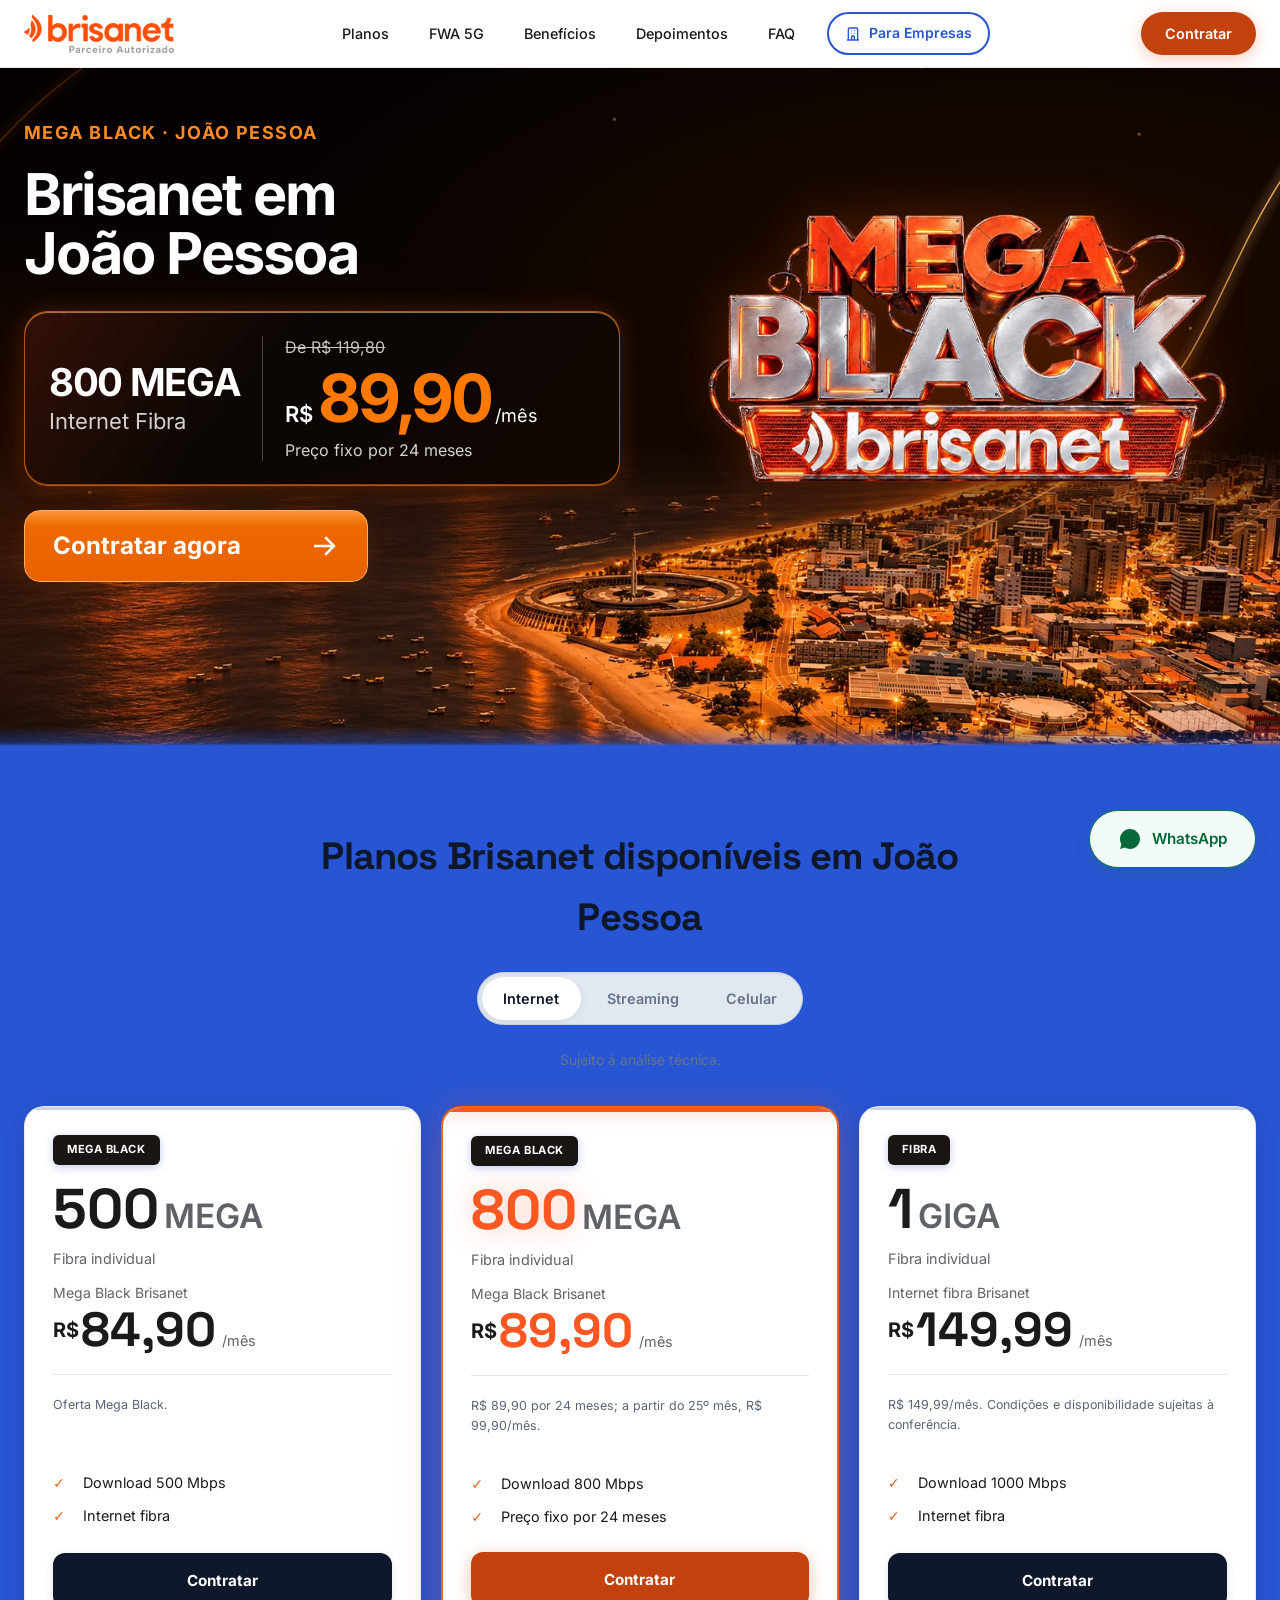
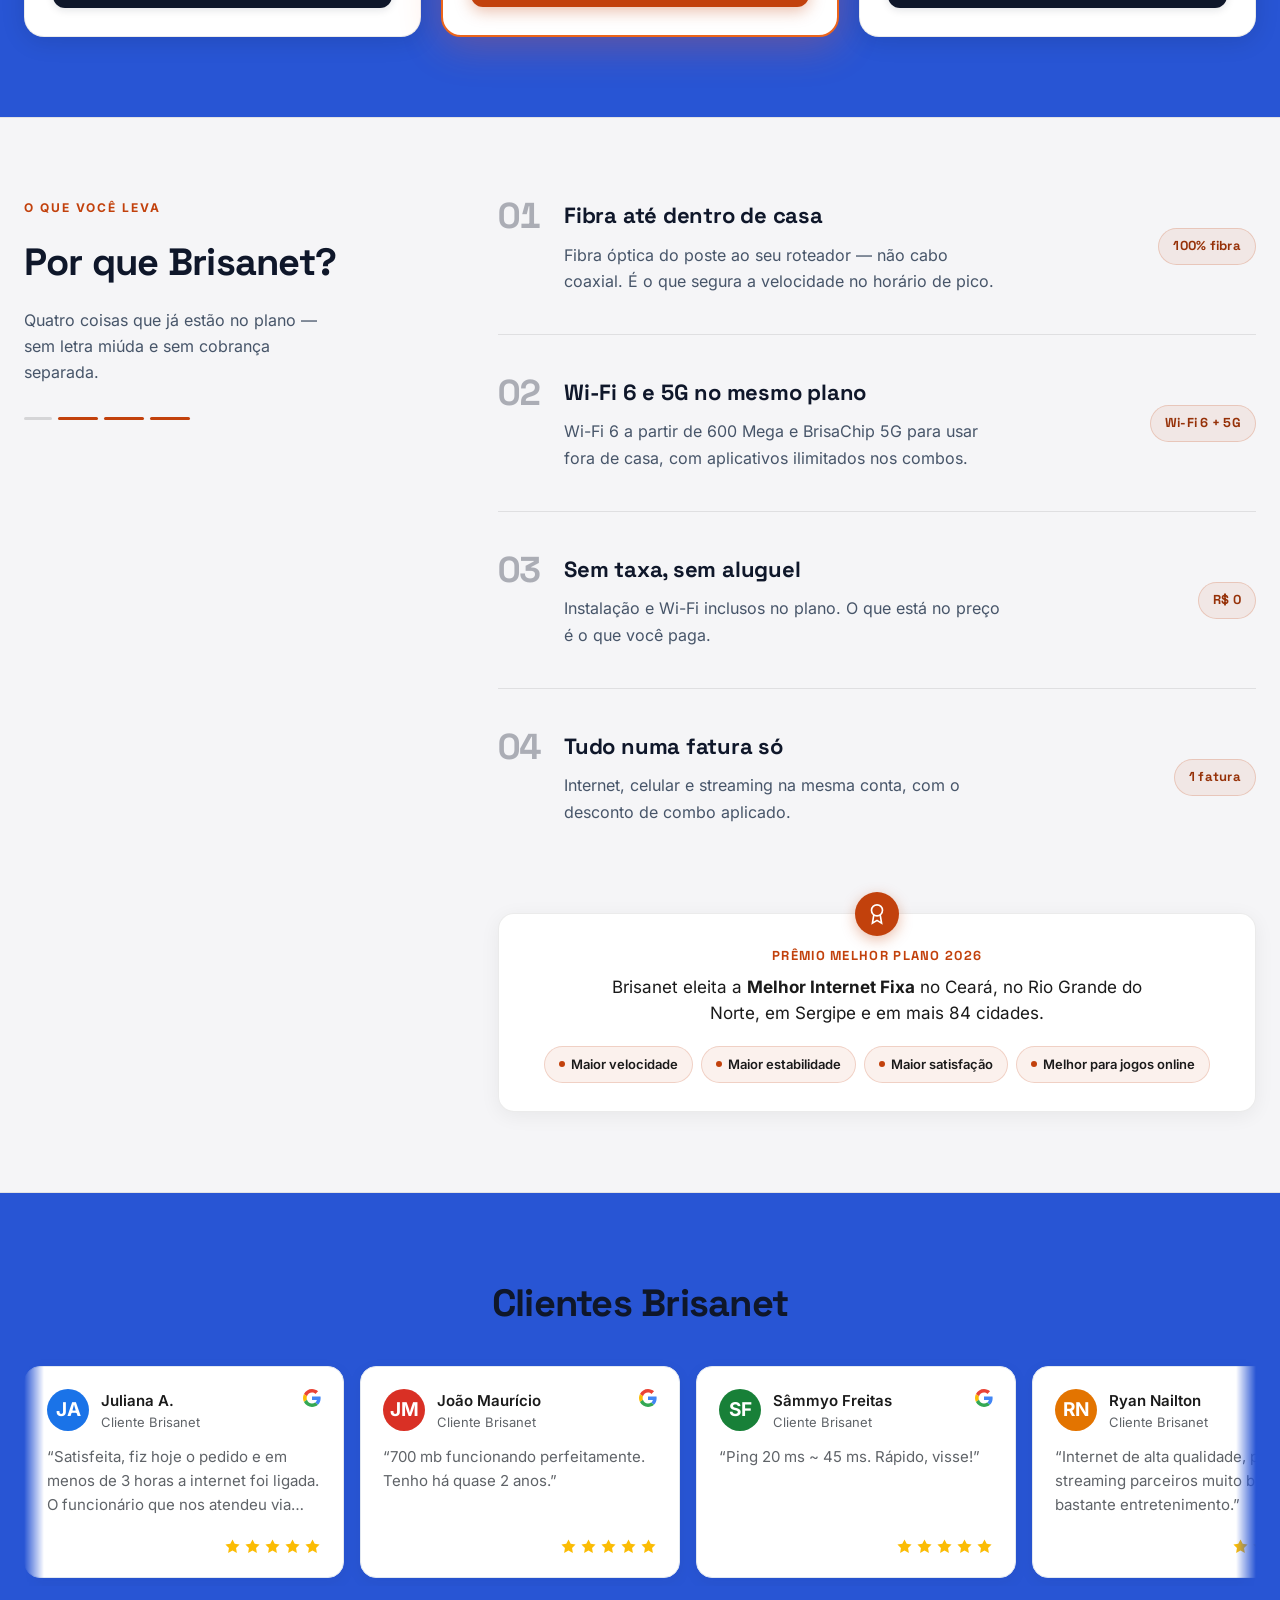
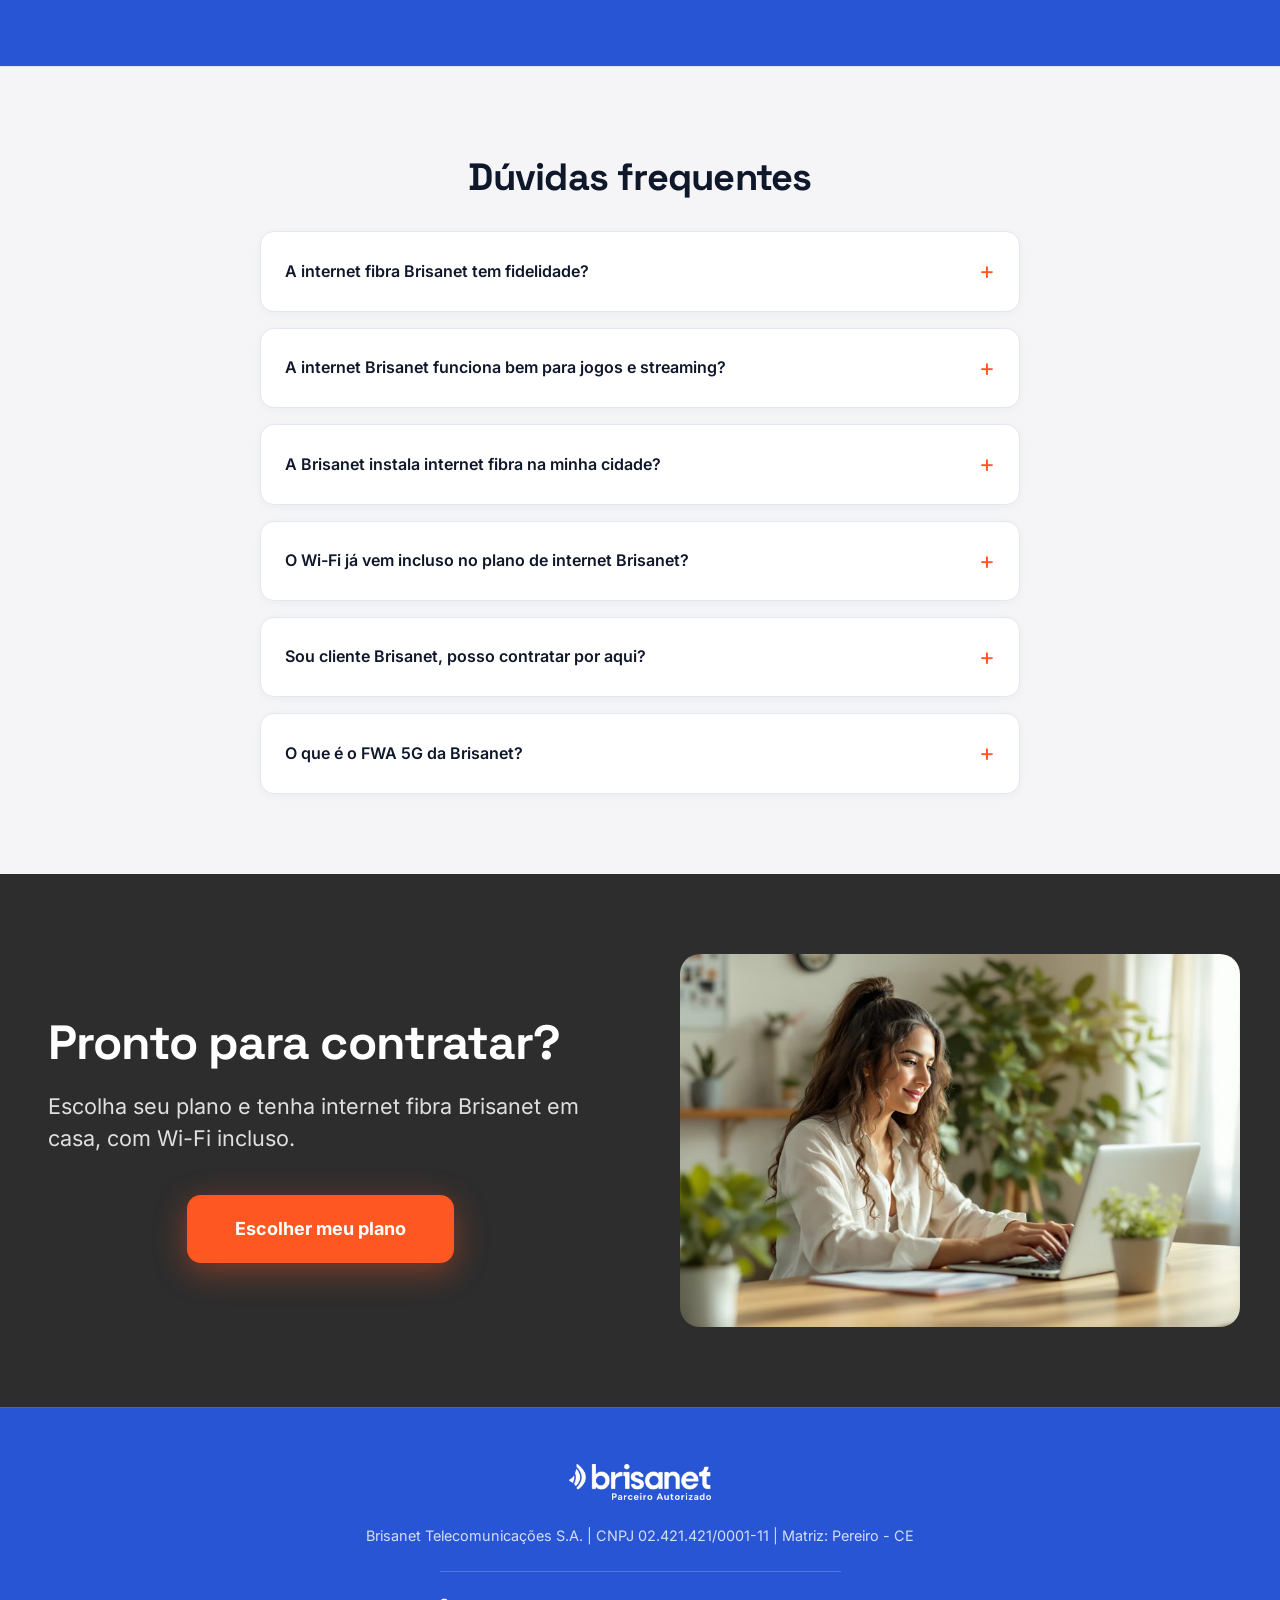
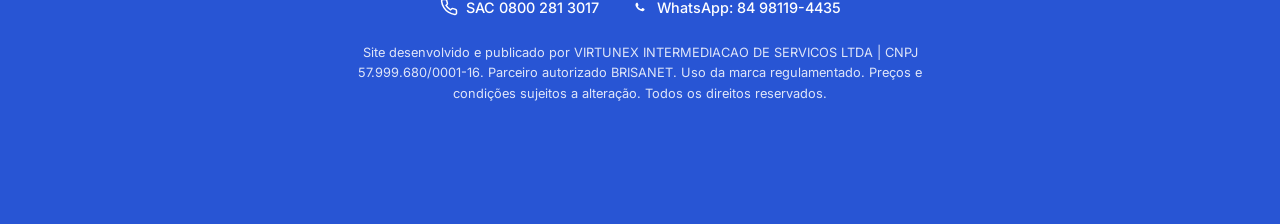
<file: internet/fibra/pb/joao-pessoa/index.html>
<!DOCTYPE html>
<html lang="pt-BR">
<head>
  <meta charset="utf-8">
  <meta name="viewport" content="width=device-width, initial-scale=1">
  <meta name="description" content="Conheça os planos Brisanet em João Pessoa. Compare internet fibra e combos, consulte a disponibilidade no seu endereço e escolha como contratar.">
  <meta name="theme-color" content="#2855d4">
  <title>Brisanet João Pessoa: planos de internet fibra</title>
  <link rel="icon" type="image/x-icon" href="/img/favicon.ico">

  <link rel="preload" href="/fonts/inter-latin.woff2" as="font" type="font/woff2" crossorigin>
  <link rel="preload" href="/fonts/space-grotesk-latin.woff2" as="font" type="font/woff2" crossorigin>

  <!-- Google Tag Manager (GTM-WS3T5W6V) -->
  <script>
    /* dataLayer e gtm.start ficam imediatos (sem rede) para nao perder eventos
       empurrados antes do container carregar. So a injecao do gtm.js e' adiada:
       acontece no load ou na primeira interacao, o que vier primeiro. */
    window.dataLayer = window.dataLayer || [];
    window.dataLayer.push({'gtm.start': new Date().getTime(), event: 'gtm.js'});
    (function (w, d, s, i) {
      var done = false;
      function loadGTM() {
        if (done) return;
        done = true;
        var f = d.getElementsByTagName(s)[0], j = d.createElement(s);
        j.async = true;
        j.src = 'https://www.googletagmanager.com/gtm.js?id=' + i;
        f.parentNode.insertBefore(j, f);
      }
      ['pointerdown', 'keydown', 'touchstart', 'scroll'].forEach(function (e) {
        w.addEventListener(e, loadGTM, {once: true, passive: true});
      });
      if (d.readyState === 'complete') setTimeout(loadGTM, 0);
      else w.addEventListener('load', function () { setTimeout(loadGTM, 0); });
    })(window, document, 'script', 'GTM-WS3T5W6V');
  </script>
  <!-- End Google Tag Manager (GTM-WS3T5W6V) -->
  <style>
    /* ===== FONTES SELF-HOSTED =====
       Variaveis (eixo wght num unico arquivo por subset). Os intervalos
       declarados reproduzem o casamento de pesos que o Google Fonts fazia:
       pesos fora do intervalo sao arredondados para a borda mais proxima. */
    @font-face {
      font-family: 'Inter';
      font-style: normal;
      font-weight: 400 700;
      font-display: swap;
      src: url('/fonts/inter-latin.woff2') format('woff2');
      unicode-range: U+0000-00FF, U+0131, U+0152-0153, U+02BB-02BC, U+02C6, U+02DA, U+02DC, U+0304, U+0308, U+0329, U+2000-206F, U+20AC, U+2122, U+2191, U+2193, U+2212, U+2215, U+FEFF, U+FFFD;
    }

    @font-face {
      font-family: 'Inter';
      font-style: normal;
      font-weight: 400 700;
      font-display: swap;
      src: url('/fonts/inter-latin-ext.woff2') format('woff2');
      unicode-range: U+0100-02BA, U+02BD-02C5, U+02C7-02CC, U+02CE-02D7, U+02DD-02FF, U+0304, U+0308, U+0329, U+1D00-1DBF, U+1E00-1E9F, U+1EF2-1EFF, U+2020, U+20A0-20AB, U+20AD-20C0, U+2113, U+2C60-2C7F, U+A720-A7FF;
    }

    @font-face {
      font-family: 'Space Grotesk';
      font-style: normal;
      font-weight: 500 700;
      font-display: swap;
      src: url('/fonts/space-grotesk-latin.woff2') format('woff2');
      unicode-range: U+0000-00FF, U+0131, U+0152-0153, U+02BB-02BC, U+02C6, U+02DA, U+02DC, U+0304, U+0308, U+0329, U+2000-206F, U+20AC, U+2122, U+2191, U+2193, U+2212, U+2215, U+FEFF, U+FFFD;
    }

    @font-face {
      font-family: 'Space Grotesk';
      font-style: normal;
      font-weight: 500 700;
      font-display: swap;
      src: url('/fonts/space-grotesk-latin-ext.woff2') format('woff2');
      unicode-range: U+0100-02BA, U+02BD-02C5, U+02C7-02CC, U+02CE-02D7, U+02DD-02FF, U+0304, U+0308, U+0329, U+1D00-1DBF, U+1E00-1E9F, U+1EF2-1EFF, U+2020, U+20A0-20AB, U+20AD-20C0, U+2113, U+2C60-2C7F, U+A720-A7FF;
    }

    :root {
      /* Tema Híbrido Residencial - Cores Vibrantes Brisanet */

      /* Cores da Marca */
      --brand-blue: #2855d4;
      --brand-orange: #FF5722;
      --brand-blue-dark: #1a237e;

      /* Backgrounds por Seção - Versão Alternativa */
      --bg-hero: #2855d4;           /* Hero - Azul Vibrante */
      --bg-plans: #2855d4;          /* Seção Planos - Azul Vibrante */
      --bg-benefits: #f5f5f7;       /* Benefícios - Cinza Claro */
      --bg-testimonials: #2855d4;   /* Depoimentos - Azul Vibrante */
      --bg-faq: #f5f5f7;            /* FAQ - Cinza Claro */
      --bg-cta: #2d2d2d;            /* CTA Final - Cinza Escuro */
      --bg-footer: #2855d4;         /* Footer - Azul Vibrante */

      /* Backgrounds legados */
      --bg-light: #f5f5f7;
      --bg-dark: #0a0a0f;
      --bg-dark-2: #12121a;

      /* Backgrounds legados (mantidos para compatibilidade) */
      --bg: #0a0a0f;
      --bg2: #12121a;
      --bg3: #1a1a24;

      /* Cards - Versão Cards Brancos */
      --card-on-blue: #ffffff;      /* Card branco sobre fundo azul */
      --card-on-light: #ffffff;     /* Card branco sobre fundo cinza */
      --card-on-dark: #12121a;      /* Card sobre fundo escuro */
      --card-light: #ffffff;        /* Card branco */

      /* Surfaces */
      --surface: rgba(255, 255, 255, 0.03);
      --surface-hover: rgba(255, 255, 255, 0.06);
      --surface-light: rgba(0, 0, 0, 0.03);

      /* Textos - Melhor contraste WCAG */
      --text: #ffffff;
      --text2: #e8e8e8;
      --text-muted: #b0b0b0;
      --text-subtle: #8a8a8a;

      /* Textos sobre fundos claros */
      --text-on-light: #1a237e;     /* Azul escuro para títulos */
      --text-on-light-muted: #5f6368; /* Cinza médio para subtítulos */
      --text-on-light-body: #3c4043; /* Cinza escuro para corpo */

      /* Textos sobre cards brancos */
      --text-on-white: #1a1a1a;     /* Preto para textos principais */
      --text-on-white-muted: #5f6368; /* Cinza para textos secundários */
      --text-on-white-subtle: #9aa0a6; /* Cinza claro para textos sutis */

      /* Brand Colors */
      --accent: #FF5722;             /* Laranja vibrante (atualizado) */
      --accent2: #FF8C42;
      --accent-gradient: linear-gradient(135deg, #FF5722 0%, #FF8C42 50%, #ffb347 100%);
      --accent-glow: rgba(255, 87, 34, 0.4);

      --blue: #2855d4;               /* Azul vibrante (atualizado) */
      --blue-light: #4a90e2;
      --blue-dark: #1a237e;
      --blue-gradient: linear-gradient(135deg, #2855d4 0%, #4a90e2 100%);

      --green: #10b981;

      /* Versoes escurecidas para quando a cor CARREGA TEXTO.
         Medido: #FF5722 da' 3,16:1 com branco (reprova em AA);
         #C2410C da' 5,18:1. #10b981 da' 2,54:1 com branco; #047857 da' 5,48:1. */
      --accent-ink: #C2410C;
      --green-ink: #047857;
      --text-on-white-muted-aa: #5F6368;   /* 6,05:1 sobre branco */
      --green-glow: rgba(16, 185, 129, 0.3);

      /* Borders */
      --border: rgba(255, 255, 255, 0.08);
      --border-hover: rgba(255, 255, 255, 0.15);
      --border-accent: rgba(255, 87, 34, 0.3);
      --border-light: rgba(0, 0, 0, 0.08);      /* Borda sobre fundos claros */
      --border-light-hover: rgba(0, 0, 0, 0.15);

      /* Shadows */
      --shadow-sm: 0 2px 8px rgba(0, 0, 0, 0.1);
      --shadow-md: 0 4px 20px rgba(0, 0, 0, 0.15);
      --shadow-lg: 0 8px 40px rgba(0, 0, 0, 0.2);
      --shadow-xl: 0 20px 60px rgba(0, 0, 0, 0.25);
      --shadow-glow: 0 0 40px rgba(255, 87, 34, 0.2);
      --shadow-accent: 0 8px 30px rgba(255, 87, 34, 0.3);
      --shadow-card-light: 0 2px 12px rgba(0, 0, 0, 0.08); /* Sombra para cards sobre claro */

      /* Motion */
      --ease-out: cubic-bezier(0.16, 1, 0.3, 1);
      --ease-spring: cubic-bezier(0.34, 1.56, 0.64, 1);
    }

    *, *::before, *::after { box-sizing: border-box; margin: 0; padding: 0; }
    html { scroll-behavior: smooth; }
    
    body {
      font-family: 'Inter', -apple-system, BlinkMacSystemFont, system-ui, sans-serif;
      color: var(--text2);
      background: var(--bg);
      min-height: 100vh;
      overflow-x: hidden;
      -webkit-font-smoothing: antialiased;
      line-height: 1.6;
    }

    /* Scrollbar */
    ::-webkit-scrollbar { width: 8px; }
    ::-webkit-scrollbar-track { background: var(--bg2); }
    ::-webkit-scrollbar-thumb { background: var(--accent); border-radius: 4px; }

    img, svg { display: block; max-width: 100%; }

    /* Rede de seguranca: com display:block e max-width:100%, um <svg viewBox>
       sem width/height ocupa a largura do container. Se por qualquer motivo a
       regra de tamanho do componente nao chegar, o icone fica pequeno em vez
       de tomar a tela. Qualquer regra especifica sobrescreve isto. */
    /* :where() zera a especificidade — senao esta guarda venceria
       .plan-feature svg (0,1,1) e todo icone viraria 20px. */
    svg:where(:not([width]):not([height])) { width: 1.25rem; height: 1.25rem; }
    a { color: inherit; text-decoration: none; }
    button { font: inherit; cursor: pointer; border: none; background: none; }
    ul { list-style: none; }
    
    ::selection { background: var(--accent); color: white; }

    /* Focus states para acessibilidade de teclado */
    :focus-visible {
      outline: 2px solid var(--accent);
      outline-offset: 2px;
    }

    button:focus-visible,
    a:focus-visible {
      outline: 2px solid var(--accent);
      outline-offset: 2px;
    }

    .plan-cta:focus-visible,
    .cta-btn-p:focus-visible,
    .nav-cta:focus-visible {
      outline-color: #ffffff;
      box-shadow: 0 0 0 4px rgba(255, 87, 34, 0.3);
    }

    .container { width: 100%; max-width: 1280px; margin: 0 auto; padding: 0 1.5rem; }
    .section { padding: 5rem 0; position: relative; }

    @media (max-width: 768px) {
      .section { padding: 3.5rem 0; }
      .container { padding: 0 1rem; }
    }

    /* ========================================
       NAVIGATION
    ======================================== */
    
    .nav {
      position: fixed;
      top: 0;
      left: 0;
      right: 0;
      z-index: 200;
      padding: 0.75rem 0;
      /* branco solido desde o topo: o logo laranja nao tem contraste sobre o azul do hero */
      background: #ffffff;
      border-bottom: 1px solid rgba(0, 0, 0, 0.08);
      transition: padding 0.4s var(--ease-out), box-shadow 0.4s var(--ease-out);
    }

    .nav.scrolled {
      box-shadow: 0 2px 20px rgba(0, 0, 0, 0.1);
      padding: 0.5rem 0;
    }
    
    .nav-inner {
      display: flex;
      align-items: center;
      justify-content: space-between;
      gap: 2rem;
    }

    .logo { display: flex; align-items: center; gap: 0.5rem; }
    .logo-img { height: 38px; width: auto; }

    .nav-links { display: flex; align-items: center; gap: 0.5rem; }
    
    .nav-link {
      padding: 0.5rem 1rem;
      font-size: 0.9rem;
      font-weight: 500;
      color: #1a1a1a;
      border-radius: 8px;
      transition: all 0.2s ease;
    }
    
    .nav-link:hover { color: var(--brand-blue); background: rgba(40, 85, 212, 0.08); }
    
    .nav-switch {
      display: flex;
      align-items: center;
      gap: 0.5rem;
      padding: 0.5rem 1rem;
      font-size: 0.875rem;
      font-weight: 600;
      color: var(--brand-blue);
      background: transparent;
      border: 2px solid var(--brand-blue);
      border-radius: 50px;
      text-decoration: none;
      transition: all 0.3s ease;
      margin-left: 0.5rem;
    }
    .nav-switch:hover {
      /* era var(--primary) — variavel inexistente: o fundo ficava transparente
         e o texto branco desaparecia sobre a navbar branca. */
      background: var(--brand-blue);
      color: #ffffff;
      transform: translateY(-2px);
    }
    .nav-switch svg {
      width: 16px;
      height: 16px;
    }

    .nav-cta {
      padding: 0.625rem 1.5rem;
      /* laranja escuro: o --accent (#ff5722) dava 3,16:1 com branco */
      background: #C2410C;
      border-radius: 50px;
      font-size: 0.9rem;
      font-weight: 600;
      color: white;
      box-shadow: 0 4px 16px rgba(255, 87, 34, 0.3);
      transition: all 0.3s var(--ease-out);
    }
    
    .nav-cta:hover { transform: translateY(-2px); box-shadow: var(--shadow-glow); }

    .mobile-btn {
      display: none;
      flex-direction: column;
      gap: 5px;
      padding: 0.5rem;
    }
    
    .mobile-btn span {
      display: block;
      width: 22px;
      height: 2px;
      background: #1a1a1a;
      border-radius: 2px;
      transition: all 0.3s var(--ease-out);
    }
    
    .mobile-btn.active span:nth-child(1) { transform: rotate(45deg) translate(5px, 5px); }
    .mobile-btn.active span:nth-child(2) { opacity: 0; }
    .mobile-btn.active span:nth-child(3) { transform: rotate(-45deg) translate(5px, -5px); }

    .mobile-menu {
      position: fixed;
      inset: 0;
      background: var(--bg);
      z-index: 300;
      display: flex;
      flex-direction: column;
      align-items: flex-start;
      justify-content: flex-start;
      padding: 80px 24px 32px;
      gap: 0;
      opacity: 0;
      visibility: hidden;
      transition: all 0.4s var(--ease-out);
    }

    .mobile-menu-close {
      position: absolute;
      top: 20px;
      right: 20px;
      width: 44px;
      height: 44px;
      background: transparent;
      border: none;
      cursor: pointer;
      display: flex;
      align-items: center;
      justify-content: center;
      color: var(--text);
      font-size: 1.5rem;
      border-radius: 50%;
      transition: all 0.3s ease;
    }

    .mobile-menu-close:hover {
      background: rgba(255, 255, 255, 0.1);
    }

    .mobile-menu-close svg {
      width: 24px;
      height: 24px;
    }

    .mobile-menu.active { opacity: 1; visibility: visible; }

    .mobile-menu a {
      font-size: 1.25rem;
      font-weight: 600;
      color: var(--text);
      padding: 1rem 0;
      width: 100%;
      border-bottom: 1px solid rgba(255, 255, 255, 0.1);
      opacity: 0;
      transform: translateX(-20px);
      transition: all 0.3s var(--ease-out);
    }

    .mobile-menu a:last-of-type {
      border-bottom: none;
    }

    .mobile-menu a:hover {
      color: var(--accent);
    }

    .mobile-menu.active a { opacity: 1; transform: translateX(0); }
    .mobile-menu.active a:nth-child(2) { transition-delay: 100ms; }
    .mobile-menu.active a:nth-child(2) { transition-delay: 150ms; }
    .mobile-menu.active a:nth-child(3) { transition-delay: 200ms; }
    .mobile-menu.active a:nth-child(4) { transition-delay: 250ms; }
    .mobile-menu.active a:nth-child(5) { transition-delay: 300ms; }

    @media (max-width: 768px) {
      .nav-links, .nav-cta { display: none; }
      .mobile-btn { display: flex; }
    }

    /* ========================================
       HERO BANNER - Background Image Style
    ======================================== */

    .hero-banner {
      position: relative;
      width: 100%;
      min-height: 600px;
      background:
        /* url('/img/hero-brisanet-web-v4.png'), */
        radial-gradient(ellipse at top left, #3b6be8 0%, #2855d4 50%, #1e45b8 100%);
      background-size: cover, cover;
      background-position: right center, center;
      background-repeat: no-repeat;
      display: flex;
      align-items: center;
      padding-top: 90px;
      overflow: hidden;
    }

    /* Duas camadas: um veu azul escuro na coluna do texto (garante o
       contraste, medido) e um escurecimento geral que assenta a foto. */
    .hero-banner__overlay {
      position: absolute;
      inset: 0;
      background:
        linear-gradient(90deg,
          rgba(10, 28, 84, 0.93) 0%,
          rgba(10, 28, 84, 0.88) 32%,
          rgba(12, 34, 96, 0.62) 55%,
          rgba(16, 42, 110, 0.34) 78%,
          rgba(16, 42, 110, 0.28) 100%),
        linear-gradient(180deg,
          rgba(6, 18, 56, 0.35) 0%,
          rgba(6, 18, 56, 0.10) 40%,
          rgba(6, 18, 56, 0.45) 100%);
      pointer-events: none;
      z-index: 1;
    }

    .hero-banner__grid {
      position: relative;
      z-index: 2;
      display: block;   /* coluna unica: a foto agora e' fundo, nao vizinha */
    }

    .hero-banner__content {
      position: relative;
      z-index: 2;
      max-width: 640px;
      padding: 72px 0 80px;
    }

    /* A foto cobre a hero inteira e o texto vive por cima dela. Antes ela
       ocupava so' a metade direita e o bloco da oferta ficava ao lado, com
       cara de card de plano solto dentro da secao. */
    .hero-banner__media {
      position: absolute;
      inset: 0;
      width: 100%;
      z-index: 0;
      display: block;
    }

    .hero-banner__media picture {
      display: block;
      width: 100%;
      height: 100%;
    }

    .hero-banner__media img {
      display: block;
      width: 100%;
      height: 100%;
      max-width: none;
      object-fit: cover;
      /* a familia esta' a direita do enquadramento: mantem ela visivel quando
         a tela e' larga e o corte acontece nas laterais */
      object-position: 72% center;
      border-radius: 0;
    }

    @media (max-width: 900px) {
      /* A foto continua sendo fundo tambem no mobile — antes ela virava uma
         faixa de 320px embaixo do texto, que era o que fazia a oferta parecer
         um card solto. O overlay passa a escurecer de cima para baixo. */
      .hero-banner { flex-direction: column; align-items: stretch; }
      .hero-banner__media { object-position: 60% center; }
      .hero-banner__media img { object-position: 60% center; }
      /* Nao aliviar no rodape: e' exatamente onde caem o preco e o CTA, e a
         foto tem uma janela clara ali. Medido antes do ajuste: 1,56:1 no
         "Por 3 meses, depois R$ 120,80". O escuro volta a fechar embaixo. */
      .hero-banner__overlay {
        background:
          linear-gradient(180deg,
            rgba(7, 21, 64, 0.94) 0%,
            rgba(7, 21, 64, 0.90) 38%,
            rgba(8, 24, 74, 0.88) 62%,
            rgba(7, 21, 64, 0.94) 100%);
      }

    }

    .hero-banner__badge {
      display: inline-flex;
      align-items: center;
      gap: 8px;
      background: rgba(0, 0, 0, 0.7);
      color: #ffffff;
      font-size: 0.75rem;
      font-weight: 600;
      padding: 10px 18px;
      border-radius: 50px;
      margin-bottom: 20px;
      letter-spacing: 0.3px;
      text-transform: none;
      backdrop-filter: blur(10px);
      border: 1px solid rgba(255, 255, 255, 0.1);
    }

    .hero-banner__badge svg {
      color: #FFD700;
      filter: drop-shadow(0 0 4px rgba(255, 215, 0, 0.5));
    }

    .hero-banner__title {
      font-family: 'Space Grotesk', sans-serif;
      /* Escala do H1: sempre ~1.35x o .section-title (H2) em qualquer largura.
         A regra anterior (5vw) fazia o H2 ultrapassar o H1 entre 769px e ~1100px. */
      font-size: clamp(2.25rem, 1.45rem + 3.4vw, 3.5rem);
      font-weight: 800;
      color: #ffffff;
      line-height: 1.1;
      letter-spacing: -0.02em;
      margin-bottom: 16px;
    }

    .hero-banner__title .highlight {
      color: #FF6B35;
    }

    .hero-banner__subtitle {
      font-size: 1.05rem;
      color: rgba(255, 255, 255, 0.9);
      margin-bottom: 24px;
      line-height: 1.5;
    }

    .hero-banner__checks {
      display: flex;
      flex-direction: column;
      gap: 10px;
      margin-bottom: 20px;
      padding-bottom: 16px;
      border-bottom: 1px solid rgba(255, 255, 255, 0.15);
    }

    .hero-banner__check {
      display: flex;
      align-items: center;
      gap: 10px;
      font-size: 0.9rem;
      color: #ffffff;
      font-weight: 500;
    }

    .hero-banner__check svg {
      width: 18px;
      height: 18px;
      color: #10b981;
      flex-shrink: 0;
    }

    /* Os checks ficam empilhados em coluna em todas as larguras (base do
       .hero-banner__checks). Nao reintroduzir flex-direction: row aqui. */

    /* ── Oferta em destaque, nao em caixa ─────────────────────────────
       Antes era um painel com fundo e borda, que lia como "card de plano"
       largado dentro da hero. Agora e' uma faixa: filete no topo, os dados
       em linha e o CTA fechando. Quem garante a leitura sobre a foto e' o
       overlay, nao uma caixa. */
    .hero-banner__offer-box {
      display: flex;
      flex-direction: column;
      gap: 14px;
      align-items: flex-start;
      margin-top: 28px;
      padding-top: 26px;
      border-top: 1px solid rgba(255, 255, 255, 0.28);
      position: relative;
    }

    /* marca laranja no inicio do filete: ancora a oferta sem virar moldura */
    .hero-banner__offer-box::before {
      content: '';
      position: absolute;
      top: -1px;
      left: 0;
      width: 64px;
      height: 3px;
      border-radius: 2px;
      background: var(--accent);
    }

    /* velocidade e agregado na mesma linha */
    .hero-banner__offer-head {
      display: flex;
      align-items: center;
      gap: 14px;
      flex-wrap: wrap;
    }

    /* checks em linha no desktop: ocupam a largura em vez de empilhar */
    .hero-banner__checks {
      flex-direction: row;
      flex-wrap: wrap;
      gap: 8px 20px;
      border-bottom: 0;
      padding-bottom: 0;
      margin-bottom: 4px;
    }

    /* preco e CTA lado a lado */
    .hero-banner__close {
      display: flex;
      align-items: center;
      gap: 24px;
      flex-wrap: wrap;
    }

    /* 1. VELOCIDADE - Maior destaque */
    .hero-banner__plan-speed {
      font-family: 'Space Grotesk', sans-serif;
      font-size: 2.5rem;
      font-weight: 800;
      color: #ffffff;
      line-height: 1;
    }

    /* 2. AGREGADO - Mini-produto visual */
    .hero-banner__aggregate {
      display: inline-flex;
      align-items: baseline;
      gap: 8px;
      /* fundo claro para a cor da marca ter contraste (sobre o azul do hero nao teria) */
      background: #ffffff;
      border: 1px solid rgba(0, 0, 0, 0.08);
      border-radius: 8px;
      padding: 10px 16px;
      width: fit-content;
    }

    /* ===== MARCAS PARCEIRAS =====
       Tratamento tipografico provisorio. Os logos oficiais entram como <svg>
       inline no lugar marcado no markup — nunca PNG (ver img/marcas/README.md). */
    .aggregate-plus {
      font-weight: 600;
      font-size: 1rem;
      color: #3c4043;
    }

    .brand-name {
      font-weight: 800;
      letter-spacing: -0.01em;
      color: var(--text-on-white);
    }

    .brand-netflix { color: #E50914; }

    .plan-features .brand-name { font-weight: 700; }

    .hero-banner__aggregate .aggregate-icon {
      width: 24px;
      height: 24px;
      color: var(--accent);
    }

    .hero-banner__aggregate span {
      font-size: 1.05rem;
      font-weight: 600;
      /* sem cor forçada: o badge tem fundo branco e cada marca traz a sua */
    }

    /* 4. PREÇO */
    .hero-banner__price-value {
      font-family: 'Space Grotesk', sans-serif;
      font-size: 2.25rem;
      font-weight: 800;
      color: #ffffff;
      line-height: 1;
    }

    .hero-banner__price-value .price-period {
      font-size: 0.5em;
      font-weight: 400;
      opacity: 0.8;
    }

    .hero-banner__price-after {
      font-size: 0.9rem;
      /* 0.7 caia para 4,41:1 sobre o azul mais claro do gradiente no mobile */
      color: rgba(255, 255, 255, 0.82);
      /* era -8px, herdado do layout em caixa: encostava no preco */
      margin-top: 4px;
    }

    .hero-banner .btn--highlight {
      padding: 12px 24px;
      font-size: 1rem;
      background: #C2410C;
      color: #ffffff;
      font-weight: 700;
      border-radius: 50px;
      transition: all 0.3s ease;
      border: none;
      display: inline-flex;
      align-items: center;
      gap: 8px;
      white-space: nowrap;
      text-decoration: none;
      width: fit-content;
    }

    .hero-banner .btn--highlight:hover {
      background: #ff5520;
      transform: translateY(-2px);
      box-shadow: 0 4px 20px rgba(255, 107, 53, 0.4);
    }

    @media (max-width: 768px) {
      .hero-banner {
        background:
          /* url('/img/hero-brisanet-mob-v4%20(2).png'), */
          radial-gradient(ellipse at top left, #3b6be8 0%, #2855d4 50%, #1e45b8 100%);
        background-size: cover, cover;
        background-position: center top, center;
        min-height: auto;
        padding: 80px 0 40px;
      }

      /* Esta regra (<=768px) vinha DEPOIS da de <=900px e zerava o overlay em
         85% da altura — justo onde caem o preco e o CTA, sobre a janela clara
         da foto. Medido: 1,56:1 no "Por 3 meses". Herda a de 900px. */
      .hero-banner__overlay { width: 100%; }

      .hero-banner__content {
        max-width: 100%;
        text-align: left;
        padding: 30px 20px;
      }

      .hero-banner__offer-box {
        align-items: flex-start;
      }

      .hero-banner__plan-speed {
        font-size: 1.875rem;
      }

      /* o selo Netflix competia com a velocidade em 360px */
      .hero-banner__aggregate { padding: 7px 12px; }
      .hero-banner__aggregate .brand-name { font-size: 1rem; }
      .hero-banner__offer-head { gap: 10px; }
      .hero-banner__close { gap: 16px; }

      .hero-banner__price-value {
        font-size: 1.75rem;
      }

      .hero-banner .btn--highlight {
        width: fit-content;
        padding: 12px 24px;
      }
    }
  </style>
  <!-- Sincrono de proposito. O par preload+onload deixava a pagina pintar
       sem este CSS: fundo escuro do tema legado e SVG sem dimensao ocupando
       a largura toda (medido: 1232x1232px num check de 18px). Sao 9,7 KB
       com gzip — o bloqueio de render nao paga o flash. -->
  <link rel="stylesheet" href="/css/index.css?v=202609300428">
<style>.mega-black-hero{background:#100c0a url('https://s3.brisanet.net.br/cmsbrisasite-p1/BANNER_SITE_1440_X430_WEB_BG_e550ee410a.png') center/cover;color:#fff;padding:56px 0}.mega-black-layout{display:grid;grid-template-columns:1.1fr 1fr;align-items:center;gap:36px}.mega-black-eyebrow{color:#ff9c42;font-weight:800;letter-spacing:2px;font-size:.8rem}.mega-black-hero h1{font-size:clamp(2.2rem,4vw,3.8rem);line-height:1.1;margin:18px 0}.mega-black-hero p{max-width:470px;color:#eadfd8}.mega-black-price{display:flex;gap:24px;align-items:center;margin:24px 0 8px}.mega-black-price strong{font-size:1.7rem}.mega-black-price b{font-size:2.6rem;color:#ff9c42}.mega-black-terms{font-size:.8rem;margin-bottom:24px}.mega-black-art{width:100%;height:auto;max-width:510px;justify-self:center}.mega-black-city{font-size:.72rem;margin-top:15px}.campaign-condition{font-size:.78rem;line-height:1.6;margin:0 0 16px;color:#596579;min-height:60px}.campaign-check{color:#ec651b;margin-right:8px}.plans .plan-badge{background:#1a1512;color:#fff}.plans .plan-card.featured{border-color:#ec651b}.plan-panel .plan-grid{align-items:stretch}@media(max-width:767px){.mega-black-hero{padding:30px 0}.mega-black-layout{grid-template-columns:1fr;gap:8px}.mega-black-art{max-width:260px;grid-row:1}.mega-black-hero h1{font-size:2.2rem}.mega-black-price{gap:15px}.mega-black-price b{font-size:2.2rem}}
</style><style>@media(min-width:1024px){#grid-internet,#grid-streaming{grid-template-columns:repeat(3,minmax(0,1fr))}#grid-celular{grid-template-columns:repeat(2,minmax(0,1fr));max-width:850px;margin:auto}}</style><style>.mega-black-hero .btn{display:inline-flex;align-items:center;justify-content:center;min-height:50px;padding:13px 26px;border-radius:9px;background:#f36a21;color:#fff;font-weight:750;text-decoration:none;box-shadow:0 4px 16px #f36a2126}.mega-black-hero .btn:hover{background:#db5414}.mega-black-hero .btn:focus-visible{outline:3px solid #fff;outline-offset:4px}</style><link rel="canonical" href="https://assinebrisanet.com.br/internet/fibra/pb/joao-pessoa/"><meta name="robots" content="index,follow"><link rel="stylesheet" href="/css/city-hero.css?v=20261111-cinematic3"><meta property="og:type" content="website"><meta property="og:locale" content="pt_BR"><meta property="og:url" content="https://assinebrisanet.com.br/internet/fibra/pb/joao-pessoa/"><meta property="og:title" content="Brisanet João Pessoa: planos de internet fibra"><meta property="og:description" content="Conheça os planos Brisanet em João Pessoa. Compare internet fibra e combos, consulte a disponibilidade no seu endereço e escolha como contratar."><meta property="og:image" content="https://assinebrisanet.com.br/img/cities/joao-pessoa-black.webp"></head>
<body>

  <!-- Google Tag Manager (noscript) (GTM-WS3T5W6V) -->
  <noscript><iframe src="https://www.googletagmanager.com/ns.html?id=GTM-WS3T5W6V"
  height="0" width="0" style="display:none;visibility:hidden"></iframe></noscript>
  <!-- End Google Tag Manager (noscript) (GTM-WS3T5W6V) -->

  <!-- Navigation -->
  <nav class="nav" id="nav">
    <div class="container">
      <div class="nav-inner">
        <a href="#" class="logo">
          <img src="/img/logo.webp" alt="Brisanet" class="logo-img" width="450" height="114">
        </a>
        <div class="nav-links">
          <a href="#planos" class="nav-link">Planos</a>
          <a href="/fwa.html" class="nav-link">FWA 5G</a>
          <a href="#beneficios" class="nav-link">Benefícios</a>
          <a href="#cases" class="nav-link">Depoimentos</a>
          <a href="#faq" class="nav-link">FAQ</a>
          <a href="/empresas.html" class="nav-switch">
            <svg viewBox="0 0 24 24" fill="none" stroke="currentColor" stroke-width="2"><path d="M19 21V5a2 2 0 0 0-2-2H7a2 2 0 0 0-2 2v16m14 0h2m-2 0h-5m-9 0H3m2 0h5M9 7h1m-1 4h1m4-4h1m-1 4h1m-5 10v-5a1 1 0 0 1 1-1h2a1 1 0 0 1 1 1v5m-4 0h4"/></svg>
            Para Empresas
          </a>
        </div>
        <a href="#planos" class="nav-cta">Contratar</a>
        <button class="mobile-btn" id="mobile-btn" aria-label="Menu"><span></span><span></span><span></span></button>
      </div>
    </div>
  </nav>

  <!-- Mobile Menu -->
  <div class="mobile-menu" id="mobile-menu">
    <button class="mobile-menu-close" id="mobile-close" aria-label="Fechar menu">
      <svg viewBox="0 0 24 24" fill="none" stroke="currentColor" stroke-width="2"><path d="M18 6L6 18M6 6l12 12"/></svg>
    </button>
    <a href="#planos">Planos</a>
    <a href="/fwa.html">FWA 5G</a>
    <a href="#beneficios">Benefícios</a>
    <a href="#cases">Depoimentos</a>
    <a href="#faq">FAQ</a>
    <a href="/empresas.html">Para Empresas</a>
    <a href="#planos" style="color: var(--accent);">Contratar</a>
  </div>

  <main>
<section class="city-hero mega-black-hero mega-black-hero--local-offer" id="top" data-theme="campaign" aria-labelledby="city-hero-title" style="--city-position:50% 62%;--city-mobile-position:50% 58%;--city-photo-height:300px;--city-mobile-photo-height:200px;--city-brightness:1">
  <div class="city-hero__landscape" aria-hidden="true">
    <img src="/img/cities/joao-pessoa-black.webp?v=174493f21f" width="1672" height="941" alt="" loading="eager" decoding="async">
  </div>
  <svg class="city-hero__lights" viewBox="0 0 1440 760" preserveAspectRatio="none" aria-hidden="true" focusable="false">
    <defs><linearGradient id="city-hero-light" x1="0" y1="0" x2="1" y2="1"><stop stop-color="#ff6a00" stop-opacity="0"/><stop offset=".35" stop-color="#ff7200"/><stop offset=".6" stop-color="#ffc069"/><stop offset="1" stop-color="#ff6a00" stop-opacity="0"/></linearGradient></defs>
    <g fill="none" stroke="url(#city-hero-light)" stroke-linecap="round">
      <path class="city-hero__light-halo" d="M-80 240Q18 96 174 24M1534 80C1304 287 1436 426 1020 566M1510 444Q1320 660 748 702"/>
      <path d="M-80 240Q18 96 174 24M1534 80C1304 287 1436 426 1020 566M1510 444Q1320 660 748 702"/>
    </g>
  </svg>
  <div class="container city-hero__layout">
    <div class="city-hero__content">
      <span class="city-hero__eyebrow">MEGA BLACK · JOÃO PESSOA</span>
      <h1 id="city-hero-title">Brisanet em <span>João Pessoa</span></h1>
      <div class="city-hero__offer">
        <div class="city-hero__product"><strong>800 MEGA</strong><span>Internet Fibra</span></div>
        <div class="city-hero__pricing">
          <span class="city-hero__was"><del>De R$ 119,80</del></span>
          <span class="city-hero__now"><span class="city-hero__currency">R$</span><b>89,90</b><span class="city-hero__monthly">/mês</span></span>
          <small class="city-hero__terms">Preço fixo por 24 meses</small>
        </div>
      </div>
      <a class="btn btn--highlight city-hero__cta" href="/form-contratacao?plano=BLACK_800&amp;origem=joao-pessoa" data-lead-plano="800 MEGA por R$ 89,90/mês"><span>Contratar agora</span><svg width="30" height="30" viewBox="0 0 24 24" fill="none" stroke="currentColor" stroke-width="2" aria-hidden="true"><path d="M4 12h16M13 5l7 7-7 7"/></svg></a>
    </div>
    <img class="city-hero__art" src="/img/campaigns/mega-black.webp" width="668" height="350" alt="Mega Black Brisanet" fetchpriority="high" decoding="async">
  </div>
</section>
    <!-- Plans Section -->
    <section class="section plans" id="planos">
      <div class="container">
        <header class="section-header section-header--tight reveal">
          <!-- Titulo curto de proposito: cabe em uma linha ate' 375px.
               Sem subtitulo — os tabs logo abaixo ja' dizem o que escolher. -->
          <h2 class="section-title">Planos Brisanet disponíveis em João Pessoa</h2>
        </header>

        <!-- Tabs Centralizadas -->
        <div class="plan-tabs-wrapper reveal">
          <div class="plan-tabs">
            <button class="plan-tab active" data-tab="internet">Internet</button>
            <button class="plan-tab" data-tab="streaming">Streaming</button>
            <button class="plan-tab" data-tab="celular">Celular</button>
          </div>
        </div>

        <!-- Disponibilidade por regiao (DEC-003) como nota discreta.
             A vigencia da campanha saiu do corpo da pagina: envelhecia sozinha
             e nenhum concorrente expoe isso acima dos planos. -->
        <p class="plans-region-note reveal">Sujeito à análise técnica.</p>

        <!-- Internet Panel -->
        <div class="plan-panel active" id="panel-internet">
          <div class="plan-grid" id="grid-internet"><article class="plan-card  reveal"><span class="plan-badge">Mega Black</span><div class="plan-speed"><span class="plan-speed-value">500</span><span class="plan-speed-unit">MEGA</span><p class="plan-speed-label">Fibra individual</p></div><div class="plan-price"><p class="plan-price-old">Mega Black Brisanet</p><div class="plan-price-current"><span class="plan-price-currency">R$</span><span class="plan-price-value">84,90</span><span class="plan-price-period">/mês</span></div></div><p class="campaign-condition">Oferta Mega Black.</p><ul class="plan-features"><li class="plan-feature"><span class="campaign-check">✓</span><span>Download 500 Mbps</span></li><li class="plan-feature"><span class="campaign-check">✓</span><span>Internet fibra</span></li></ul><div class="plan-cta-wrapper"><a href="/form-contratacao?plano=BLACK_500&amp;origem=joao-pessoa" class="plan-cta"><span>Contratar</span></a></div></article>
<article class="plan-card featured reveal"><span class="plan-badge">Mega Black</span><div class="plan-speed"><span class="plan-speed-value">800</span><span class="plan-speed-unit">MEGA</span><p class="plan-speed-label">Fibra individual</p></div><div class="plan-price"><p class="plan-price-old">Mega Black Brisanet</p><div class="plan-price-current"><span class="plan-price-currency">R$</span><span class="plan-price-value">89,90</span><span class="plan-price-period">/mês</span></div></div><p class="campaign-condition">R$ 89,90 por 24 meses; a partir do 25º mês, R$ 99,90/mês.</p><ul class="plan-features"><li class="plan-feature"><span class="campaign-check">✓</span><span>Download 800 Mbps</span></li><li class="plan-feature"><span class="campaign-check">✓</span><span>Preço fixo por 24 meses</span></li></ul><div class="plan-cta-wrapper"><a href="/form-contratacao?plano=BLACK_800&amp;origem=joao-pessoa" class="plan-cta"><span>Contratar</span></a></div></article>
<article class="plan-card  reveal"><span class="plan-badge">Fibra</span><div class="plan-speed"><span class="plan-speed-value">1</span><span class="plan-speed-unit">GIGA</span><p class="plan-speed-label">Fibra individual</p></div><div class="plan-price"><p class="plan-price-old">Internet fibra Brisanet</p><div class="plan-price-current"><span class="plan-price-currency">R$</span><span class="plan-price-value">149,99</span><span class="plan-price-period">/mês</span></div></div><p class="campaign-condition">R$ 149,99/mês. Condições e disponibilidade sujeitas à conferência.</p><ul class="plan-features"><li class="plan-feature"><span class="campaign-check">✓</span><span>Download 1000 Mbps</span></li><li class="plan-feature"><span class="campaign-check">✓</span><span>Internet fibra</span></li></ul><div class="plan-cta-wrapper"><a href="/form-contratacao?plano=FIBRA_1000&amp;origem=joao-pessoa" class="plan-cta"><span>Contratar</span></a></div></article>
          </div>

          <!-- Navegação - Internet (apenas dots) -->
          <div class="plan-nav" data-grid="grid-internet">
            <div class="plan-dots"><button class="plan-dot active" data-index="0" aria-label="Plano 1"></button><button class="plan-dot " data-index="1" aria-label="Plano 2"></button><button class="plan-dot " data-index="2" aria-label="Plano 3"></button></div>
          </div>
        </div>

        <!-- Streaming Panel -->
        <div class="plan-panel" id="panel-streaming">
          <div class="plan-grid" id="grid-streaming"><article class="plan-card  reveal"><span class="plan-badge">Mega Black</span><div class="plan-speed"><span class="plan-speed-value">700</span><span class="plan-speed-unit">MEGA</span><p class="plan-speed-label">SKY+ Light</p></div><div class="plan-price"><p class="plan-price-old">Mega Black Brisanet</p><div class="plan-price-current"><span class="plan-price-currency">R$</span><span class="plan-price-value">94,90</span><span class="plan-price-period">/mês</span></div></div><p class="campaign-condition">R$ 94,90 por 24 meses; a partir do 25º mês, R$ 109,90/mês.</p><ul class="plan-features"><li class="plan-feature"><span class="campaign-check">✓</span><span>Internet 700 Mega</span></li><li class="plan-feature"><span class="campaign-check">✓</span><span>SKY+ Light</span></li></ul><div class="plan-cta-wrapper"><a href="/form-contratacao?plano=BLACK_700_SKY&amp;origem=joao-pessoa" class="plan-cta"><span>Contratar</span></a></div></article>
<article class="plan-card  reveal"><span class="plan-badge">Mega Black</span><div class="plan-speed"><span class="plan-speed-value">500</span><span class="plan-speed-unit">MEGA</span><p class="plan-speed-label">Netflix</p></div><div class="plan-price"><p class="plan-price-old">Mega Black Brisanet</p><div class="plan-price-current"><span class="plan-price-currency">R$</span><span class="plan-price-value">100,80</span><span class="plan-price-period">/mês</span></div></div><p class="campaign-condition">R$ 100,80/mês. Netflix Padrão com Anúncios.</p><ul class="plan-features"><li class="plan-feature"><span class="campaign-check">✓</span><span>Internet 500 Mega</span></li><li class="plan-feature"><span class="campaign-check">✓</span><span>Netflix Padrão com Anúncios</span></li></ul><div class="plan-cta-wrapper"><a href="/form-contratacao?plano=BLACK_500_NETFLIX&amp;origem=joao-pessoa" class="plan-cta"><span>Contratar</span></a></div></article>
<article class="plan-card  reveal"><span class="plan-badge">Mega Black</span><div class="plan-speed"><span class="plan-speed-value">600</span><span class="plan-speed-unit">MEGA</span><p class="plan-speed-label">40 GB + Netflix</p></div><div class="plan-price"><p class="plan-price-old">Mega Black Brisanet</p><div class="plan-price-current"><span class="plan-price-currency">R$</span><span class="plan-price-value">120,79</span><span class="plan-price-period">/mês</span></div></div><p class="campaign-condition">R$ 120,79/mês. BrisaControle 40 GB e Netflix Padrão com Anúncios.</p><ul class="plan-features"><li class="plan-feature"><span class="campaign-check">✓</span><span>Internet 600 Mega</span></li><li class="plan-feature"><span class="campaign-check">✓</span><span>BrisaControle 40 GB</span></li><li class="plan-feature"><span class="campaign-check">✓</span><span>Netflix Padrão com Anúncios</span></li></ul><div class="plan-cta-wrapper"><a href="/form-contratacao?plano=BLACK_600_40_NETFLIX&amp;origem=joao-pessoa" class="plan-cta"><span>Contratar</span></a></div></article>
          </div>

          <!-- Navegação - Streaming (apenas dots) -->
          <div class="plan-nav" data-grid="grid-streaming">
            <div class="plan-dots"><button class="plan-dot active" data-index="0" aria-label="Plano 1"></button><button class="plan-dot " data-index="1" aria-label="Plano 2"></button><button class="plan-dot " data-index="2" aria-label="Plano 3"></button></div>
          </div>
        </div>

        <!-- Celular Panel -->
        <div class="plan-panel" id="panel-celular">
          <div class="plan-grid" id="grid-celular"><article class="plan-card  reveal"><span class="plan-badge">Mega Black</span><div class="plan-speed"><span class="plan-speed-value">600</span><span class="plan-speed-unit">MEGA</span><p class="plan-speed-label">BrisaControle 40 GB</p></div><div class="plan-price"><p class="plan-price-old">Mega Black Brisanet</p><div class="plan-price-current"><span class="plan-price-currency">R$</span><span class="plan-price-value">99,90</span><span class="plan-price-period">/mês</span></div></div><p class="campaign-condition">R$ 99,90/mês por 12 meses. BrisaControle 40 GB.</p><ul class="plan-features"><li class="plan-feature"><span class="campaign-check">✓</span><span>Internet 600 Mega</span></li><li class="plan-feature"><span class="campaign-check">✓</span><span>BrisaControle 40 GB</span></li></ul><div class="plan-cta-wrapper"><a href="/form-contratacao?plano=BLACK_600_40&amp;origem=joao-pessoa" class="plan-cta"><span>Contratar</span></a></div></article>
<article class="plan-card  reveal"><span class="plan-badge">Mega Black</span><div class="plan-speed"><span class="plan-speed-value">700</span><span class="plan-speed-unit">MEGA</span><p class="plan-speed-label">BrisaControle 70 GB</p></div><div class="plan-price"><p class="plan-price-old">Mega Black Brisanet</p><div class="plan-price-current"><span class="plan-price-currency">R$</span><span class="plan-price-value">119,90</span><span class="plan-price-period">/mês</span></div></div><p class="campaign-condition">R$ 119,90/mês por 12 meses. BrisaControle 70 GB.</p><ul class="plan-features"><li class="plan-feature"><span class="campaign-check">✓</span><span>Internet 700 Mega</span></li><li class="plan-feature"><span class="campaign-check">✓</span><span>BrisaControle 70 GB</span></li></ul><div class="plan-cta-wrapper"><a href="/form-contratacao?plano=BLACK_700_70&amp;origem=joao-pessoa" class="plan-cta"><span>Contratar</span></a></div></article>
          </div>

          <!-- Navegação - Celular (5 cards: 4 planos + card institucional) -->
          <div class="plan-nav" data-grid="grid-celular">
            <div class="plan-dots"><button class="plan-dot active" data-index="0" aria-label="Plano 1"></button><button class="plan-dot " data-index="1" aria-label="Plano 2"></button></div>
          </div>
        </div>
      </div>
    </section>

    <!-- Benefits Section -->
    <section class="section benefits benefits--v2" id="beneficios">
      <div class="container bx">

        <aside class="bx__aside">
          <p class="bx__eyebrow">O que você leva</p>
          <h2 class="section-title">Por que Brisanet?</h2>
          <p class="bx__lead">Quatro coisas que já estão no plano — sem letra miúda e sem cobrança separada.</p>
          <ol class="bx__prog" aria-hidden="true"><li></li><li></li><li></li><li></li></ol>
        </aside>

        <div class="bx__main">
          <ol class="bx__list">
            <li class="bx__item">
              <span class="bx__num">01</span>
              <div class="bx__body">
                <h3 class="bx__title">Fibra até dentro de casa</h3>
                <p class="bx__desc">Fibra óptica do poste ao seu roteador — não cabo coaxial. É o que segura a velocidade no horário de pico.</p>
              </div>
              <span class="bx__fact">100% fibra</span>
            </li>
            <li class="bx__item">
              <span class="bx__num">02</span>
              <div class="bx__body">
                <h3 class="bx__title">Wi-Fi 6 e 5G no mesmo plano</h3>
                <p class="bx__desc">Wi-Fi 6 a partir de 600 Mega e BrisaChip 5G para usar fora de casa, com aplicativos ilimitados nos combos.</p>
              </div>
              <span class="bx__fact">Wi-Fi 6 + 5G</span>
            </li>
            <li class="bx__item">
              <span class="bx__num">03</span>
              <div class="bx__body">
                <h3 class="bx__title">Sem taxa, sem aluguel</h3>
                <p class="bx__desc">Instalação e Wi-Fi inclusos no plano. O que está no preço é o que você paga.</p>
              </div>
              <span class="bx__fact">R$ 0</span>
            </li>
            <li class="bx__item">
              <span class="bx__num">04</span>
              <div class="bx__body">
                <h3 class="bx__title">Tudo numa fatura só</h3>
                <p class="bx__desc">Internet, celular e streaming na mesma conta, com o desconto de combo aplicado.</p>
              </div>
              <span class="bx__fact">1 fatura</span>
            </li>
          </ol>

          <aside class="award reveal" aria-label="Premiação">
            <div class="award__badge">
              <svg viewBox="0 0 24 24" fill="none" stroke="currentColor" stroke-width="1.8" aria-hidden="true"><circle cx="12" cy="8" r="6"/><path d="M15.477 12.89L17 22l-5-3-5 3 1.523-9.11"/></svg>
            </div>
            <p class="award__title">Prêmio Melhor Plano 2026</p>
            <p class="award__text">Brisanet eleita a <strong>Melhor Internet Fixa</strong> no Ceará, no Rio Grande do Norte, em Sergipe e em mais 84 cidades.</p>
            <ul class="award__seals">
              <li>Maior velocidade</li><li>Maior estabilidade</li>
              <li>Maior satisfação</li><li>Melhor para jogos online</li>
            </ul>
          </aside>
        </div>

      </div>
    </section>

    <!-- Testimonials Section -->
    <section class="section testimonials" id="cases">
      <div class="container">
        <header class="section-header section-header--tight reveal">
          <h2 class="section-title">Clientes Brisanet</h2>
        </header>
        <div class="testimonials-wrapper">
        <!-- Esteira infinita. O grupo e' duplicado por JS (ver bloco reviews-marquee
             no rodape) para nao dobrar o peso do HTML; sem JS vira uma faixa
             rolavel manualmente. -->
        <div class="reviews-marquee reveal" role="group" aria-label="Avaliacoes de clientes no Google">
          <div class="reviews-marquee__viewport">
            <div class="reviews-marquee__track">
              <div class="reviews-marquee__group">
              <article class="review-card">
                <div class="review-head">
                  <span class="review-avatar" style="background: #1A73E8;" aria-hidden="true">JA</span>
                  <div class="review-meta">
                    <p class="review-name">Juliana A.</p>
                    <p class="review-role">Cliente Brisanet</p>
                  </div>
                  <svg class="review-google" viewBox="0 0 48 48" role="img" aria-label="Google"><path fill="#EA4335" d="M24 9.5c3.54 0 6.71 1.22 9.21 3.6l6.85-6.85C35.9 2.38 30.47 0 24 0 14.62 0 6.51 5.38 2.56 13.22l7.98 6.19C12.43 13.72 17.74 9.5 24 9.5z"/><path fill="#4285F4" d="M46.98 24.55c0-1.57-.15-3.09-.38-4.55H24v9.02h12.94c-.58 2.96-2.26 5.48-4.78 7.18l7.73 6c4.51-4.18 7.09-10.36 7.09-17.65z"/><path fill="#FBBC05" d="M10.53 28.59c-.48-1.45-.76-2.99-.76-4.59s.27-3.14.76-4.59l-7.98-6.19C.92 16.46 0 20.12 0 24c0 3.88.92 7.54 2.56 10.78l7.97-6.19z"/><path fill="#34A853" d="M24 48c6.48 0 11.93-2.13 15.89-5.81l-7.73-6c-2.15 1.45-4.92 2.3-8.16 2.3-6.26 0-11.57-4.22-13.47-9.91l-7.98 6.19C6.51 42.62 14.62 48 24 48z"/></svg>
                </div>
                <p class="review-text">Satisfeita, fiz hoje o pedido e em menos de 3 horas a internet foi ligada. O funcionário que nos atendeu via WhatsApp e o que fez o serviço de ligação foram super atenciosos.</p>
            <div class="review-stars" role="img" aria-label="5 de 5 estrelas">
                    <span class="star-on"><svg viewBox="0 0 24 24" aria-hidden="true"><path d="M12 2l3.09 6.26L22 9.27l-5 4.87 1.18 6.88L12 17.77l-6.18 3.25L7 14.14l-5-4.87 6.91-1.01L12 2z"/></svg></span>
                    <span class="star-on"><svg viewBox="0 0 24 24" aria-hidden="true"><path d="M12 2l3.09 6.26L22 9.27l-5 4.87 1.18 6.88L12 17.77l-6.18 3.25L7 14.14l-5-4.87 6.91-1.01L12 2z"/></svg></span>
                    <span class="star-on"><svg viewBox="0 0 24 24" aria-hidden="true"><path d="M12 2l3.09 6.26L22 9.27l-5 4.87 1.18 6.88L12 17.77l-6.18 3.25L7 14.14l-5-4.87 6.91-1.01L12 2z"/></svg></span>
                    <span class="star-on"><svg viewBox="0 0 24 24" aria-hidden="true"><path d="M12 2l3.09 6.26L22 9.27l-5 4.87 1.18 6.88L12 17.77l-6.18 3.25L7 14.14l-5-4.87 6.91-1.01L12 2z"/></svg></span>
                    <span class="star-on"><svg viewBox="0 0 24 24" aria-hidden="true"><path d="M12 2l3.09 6.26L22 9.27l-5 4.87 1.18 6.88L12 17.77l-6.18 3.25L7 14.14l-5-4.87 6.91-1.01L12 2z"/></svg></span>
                    </div>
              </article>

              <article class="review-card">
                <div class="review-head">
                  <span class="review-avatar" style="background: #D93025;" aria-hidden="true">JM</span>
                  <div class="review-meta">
                    <p class="review-name">João Maurício</p>
                    <p class="review-role">Cliente Brisanet</p>
                  </div>
                  <svg class="review-google" viewBox="0 0 48 48" role="img" aria-label="Google"><path fill="#EA4335" d="M24 9.5c3.54 0 6.71 1.22 9.21 3.6l6.85-6.85C35.9 2.38 30.47 0 24 0 14.62 0 6.51 5.38 2.56 13.22l7.98 6.19C12.43 13.72 17.74 9.5 24 9.5z"/><path fill="#4285F4" d="M46.98 24.55c0-1.57-.15-3.09-.38-4.55H24v9.02h12.94c-.58 2.96-2.26 5.48-4.78 7.18l7.73 6c4.51-4.18 7.09-10.36 7.09-17.65z"/><path fill="#FBBC05" d="M10.53 28.59c-.48-1.45-.76-2.99-.76-4.59s.27-3.14.76-4.59l-7.98-6.19C.92 16.46 0 20.12 0 24c0 3.88.92 7.54 2.56 10.78l7.97-6.19z"/><path fill="#34A853" d="M24 48c6.48 0 11.93-2.13 15.89-5.81l-7.73-6c-2.15 1.45-4.92 2.3-8.16 2.3-6.26 0-11.57-4.22-13.47-9.91l-7.98 6.19C6.51 42.62 14.62 48 24 48z"/></svg>
                </div>
                <p class="review-text">700 mb funcionando perfeitamente. Tenho há quase 2 anos.</p>
            <div class="review-stars" role="img" aria-label="5 de 5 estrelas">
                    <span class="star-on"><svg viewBox="0 0 24 24" aria-hidden="true"><path d="M12 2l3.09 6.26L22 9.27l-5 4.87 1.18 6.88L12 17.77l-6.18 3.25L7 14.14l-5-4.87 6.91-1.01L12 2z"/></svg></span>
                    <span class="star-on"><svg viewBox="0 0 24 24" aria-hidden="true"><path d="M12 2l3.09 6.26L22 9.27l-5 4.87 1.18 6.88L12 17.77l-6.18 3.25L7 14.14l-5-4.87 6.91-1.01L12 2z"/></svg></span>
                    <span class="star-on"><svg viewBox="0 0 24 24" aria-hidden="true"><path d="M12 2l3.09 6.26L22 9.27l-5 4.87 1.18 6.88L12 17.77l-6.18 3.25L7 14.14l-5-4.87 6.91-1.01L12 2z"/></svg></span>
                    <span class="star-on"><svg viewBox="0 0 24 24" aria-hidden="true"><path d="M12 2l3.09 6.26L22 9.27l-5 4.87 1.18 6.88L12 17.77l-6.18 3.25L7 14.14l-5-4.87 6.91-1.01L12 2z"/></svg></span>
                    <span class="star-on"><svg viewBox="0 0 24 24" aria-hidden="true"><path d="M12 2l3.09 6.26L22 9.27l-5 4.87 1.18 6.88L12 17.77l-6.18 3.25L7 14.14l-5-4.87 6.91-1.01L12 2z"/></svg></span>
                    </div>
              </article>

              <article class="review-card">
                <div class="review-head">
                  <span class="review-avatar" style="background: #188038;" aria-hidden="true">SF</span>
                  <div class="review-meta">
                    <p class="review-name">Sâmmyo Freitas</p>
                    <p class="review-role">Cliente Brisanet</p>
                  </div>
                  <svg class="review-google" viewBox="0 0 48 48" role="img" aria-label="Google"><path fill="#EA4335" d="M24 9.5c3.54 0 6.71 1.22 9.21 3.6l6.85-6.85C35.9 2.38 30.47 0 24 0 14.62 0 6.51 5.38 2.56 13.22l7.98 6.19C12.43 13.72 17.74 9.5 24 9.5z"/><path fill="#4285F4" d="M46.98 24.55c0-1.57-.15-3.09-.38-4.55H24v9.02h12.94c-.58 2.96-2.26 5.48-4.78 7.18l7.73 6c4.51-4.18 7.09-10.36 7.09-17.65z"/><path fill="#FBBC05" d="M10.53 28.59c-.48-1.45-.76-2.99-.76-4.59s.27-3.14.76-4.59l-7.98-6.19C.92 16.46 0 20.12 0 24c0 3.88.92 7.54 2.56 10.78l7.97-6.19z"/><path fill="#34A853" d="M24 48c6.48 0 11.93-2.13 15.89-5.81l-7.73-6c-2.15 1.45-4.92 2.3-8.16 2.3-6.26 0-11.57-4.22-13.47-9.91l-7.98 6.19C6.51 42.62 14.62 48 24 48z"/></svg>
                </div>
                <p class="review-text">Ping 20 ms ~ 45 ms. Rápido, visse!</p>
            <div class="review-stars" role="img" aria-label="5 de 5 estrelas">
                    <span class="star-on"><svg viewBox="0 0 24 24" aria-hidden="true"><path d="M12 2l3.09 6.26L22 9.27l-5 4.87 1.18 6.88L12 17.77l-6.18 3.25L7 14.14l-5-4.87 6.91-1.01L12 2z"/></svg></span>
                    <span class="star-on"><svg viewBox="0 0 24 24" aria-hidden="true"><path d="M12 2l3.09 6.26L22 9.27l-5 4.87 1.18 6.88L12 17.77l-6.18 3.25L7 14.14l-5-4.87 6.91-1.01L12 2z"/></svg></span>
                    <span class="star-on"><svg viewBox="0 0 24 24" aria-hidden="true"><path d="M12 2l3.09 6.26L22 9.27l-5 4.87 1.18 6.88L12 17.77l-6.18 3.25L7 14.14l-5-4.87 6.91-1.01L12 2z"/></svg></span>
                    <span class="star-on"><svg viewBox="0 0 24 24" aria-hidden="true"><path d="M12 2l3.09 6.26L22 9.27l-5 4.87 1.18 6.88L12 17.77l-6.18 3.25L7 14.14l-5-4.87 6.91-1.01L12 2z"/></svg></span>
                    <span class="star-on"><svg viewBox="0 0 24 24" aria-hidden="true"><path d="M12 2l3.09 6.26L22 9.27l-5 4.87 1.18 6.88L12 17.77l-6.18 3.25L7 14.14l-5-4.87 6.91-1.01L12 2z"/></svg></span>
                    </div>
              </article>

              <article class="review-card">
                <div class="review-head">
                  <span class="review-avatar" style="background: #E37400;" aria-hidden="true">RN</span>
                  <div class="review-meta">
                    <p class="review-name">Ryan Nailton</p>
                    <p class="review-role">Cliente Brisanet</p>
                  </div>
                  <svg class="review-google" viewBox="0 0 48 48" role="img" aria-label="Google"><path fill="#EA4335" d="M24 9.5c3.54 0 6.71 1.22 9.21 3.6l6.85-6.85C35.9 2.38 30.47 0 24 0 14.62 0 6.51 5.38 2.56 13.22l7.98 6.19C12.43 13.72 17.74 9.5 24 9.5z"/><path fill="#4285F4" d="M46.98 24.55c0-1.57-.15-3.09-.38-4.55H24v9.02h12.94c-.58 2.96-2.26 5.48-4.78 7.18l7.73 6c4.51-4.18 7.09-10.36 7.09-17.65z"/><path fill="#FBBC05" d="M10.53 28.59c-.48-1.45-.76-2.99-.76-4.59s.27-3.14.76-4.59l-7.98-6.19C.92 16.46 0 20.12 0 24c0 3.88.92 7.54 2.56 10.78l7.97-6.19z"/><path fill="#34A853" d="M24 48c6.48 0 11.93-2.13 15.89-5.81l-7.73-6c-2.15 1.45-4.92 2.3-8.16 2.3-6.26 0-11.57-4.22-13.47-9.91l-7.98 6.19C6.51 42.62 14.62 48 24 48z"/></svg>
                </div>
                <p class="review-text">Internet de alta qualidade, planos de streaming parceiros muito bons, com bastante entretenimento.</p>
            <div class="review-stars" role="img" aria-label="5 de 5 estrelas">
                    <span class="star-on"><svg viewBox="0 0 24 24" aria-hidden="true"><path d="M12 2l3.09 6.26L22 9.27l-5 4.87 1.18 6.88L12 17.77l-6.18 3.25L7 14.14l-5-4.87 6.91-1.01L12 2z"/></svg></span>
                    <span class="star-on"><svg viewBox="0 0 24 24" aria-hidden="true"><path d="M12 2l3.09 6.26L22 9.27l-5 4.87 1.18 6.88L12 17.77l-6.18 3.25L7 14.14l-5-4.87 6.91-1.01L12 2z"/></svg></span>
                    <span class="star-on"><svg viewBox="0 0 24 24" aria-hidden="true"><path d="M12 2l3.09 6.26L22 9.27l-5 4.87 1.18 6.88L12 17.77l-6.18 3.25L7 14.14l-5-4.87 6.91-1.01L12 2z"/></svg></span>
                    <span class="star-on"><svg viewBox="0 0 24 24" aria-hidden="true"><path d="M12 2l3.09 6.26L22 9.27l-5 4.87 1.18 6.88L12 17.77l-6.18 3.25L7 14.14l-5-4.87 6.91-1.01L12 2z"/></svg></span>
                    <span class="star-on"><svg viewBox="0 0 24 24" aria-hidden="true"><path d="M12 2l3.09 6.26L22 9.27l-5 4.87 1.18 6.88L12 17.77l-6.18 3.25L7 14.14l-5-4.87 6.91-1.01L12 2z"/></svg></span>
                    </div>
              </article>

              <article class="review-card">
                <div class="review-head">
                  <span class="review-avatar" style="background: #9334E6;" aria-hidden="true">MC</span>
                  <div class="review-meta">
                    <p class="review-name">Maria Clara Firmino</p>
                    <p class="review-role">Cliente Brisanet</p>
                  </div>
                  <svg class="review-google" viewBox="0 0 48 48" role="img" aria-label="Google"><path fill="#EA4335" d="M24 9.5c3.54 0 6.71 1.22 9.21 3.6l6.85-6.85C35.9 2.38 30.47 0 24 0 14.62 0 6.51 5.38 2.56 13.22l7.98 6.19C12.43 13.72 17.74 9.5 24 9.5z"/><path fill="#4285F4" d="M46.98 24.55c0-1.57-.15-3.09-.38-4.55H24v9.02h12.94c-.58 2.96-2.26 5.48-4.78 7.18l7.73 6c4.51-4.18 7.09-10.36 7.09-17.65z"/><path fill="#FBBC05" d="M10.53 28.59c-.48-1.45-.76-2.99-.76-4.59s.27-3.14.76-4.59l-7.98-6.19C.92 16.46 0 20.12 0 24c0 3.88.92 7.54 2.56 10.78l7.97-6.19z"/><path fill="#34A853" d="M24 48c6.48 0 11.93-2.13 15.89-5.81l-7.73-6c-2.15 1.45-4.92 2.3-8.16 2.3-6.26 0-11.57-4.22-13.47-9.91l-7.98 6.19C6.51 42.62 14.62 48 24 48z"/></svg>
                </div>
                <p class="review-text">Tenho há alguns anos já e sempre que tenho problemas eles prestam esclarecimentos e resolvem. Já tive outras e tive muito mais dor de cabeça, super recomendo.</p>
            <div class="review-stars" role="img" aria-label="5 de 5 estrelas">
                    <span class="star-on"><svg viewBox="0 0 24 24" aria-hidden="true"><path d="M12 2l3.09 6.26L22 9.27l-5 4.87 1.18 6.88L12 17.77l-6.18 3.25L7 14.14l-5-4.87 6.91-1.01L12 2z"/></svg></span>
                    <span class="star-on"><svg viewBox="0 0 24 24" aria-hidden="true"><path d="M12 2l3.09 6.26L22 9.27l-5 4.87 1.18 6.88L12 17.77l-6.18 3.25L7 14.14l-5-4.87 6.91-1.01L12 2z"/></svg></span>
                    <span class="star-on"><svg viewBox="0 0 24 24" aria-hidden="true"><path d="M12 2l3.09 6.26L22 9.27l-5 4.87 1.18 6.88L12 17.77l-6.18 3.25L7 14.14l-5-4.87 6.91-1.01L12 2z"/></svg></span>
                    <span class="star-on"><svg viewBox="0 0 24 24" aria-hidden="true"><path d="M12 2l3.09 6.26L22 9.27l-5 4.87 1.18 6.88L12 17.77l-6.18 3.25L7 14.14l-5-4.87 6.91-1.01L12 2z"/></svg></span>
                    <span class="star-on"><svg viewBox="0 0 24 24" aria-hidden="true"><path d="M12 2l3.09 6.26L22 9.27l-5 4.87 1.18 6.88L12 17.77l-6.18 3.25L7 14.14l-5-4.87 6.91-1.01L12 2z"/></svg></span>
                    </div>
              </article>

              <article class="review-card">
                <div class="review-head">
                  <span class="review-avatar" style="background: #0B8043;" aria-hidden="true">LC</span>
                  <div class="review-meta">
                    <p class="review-name">Leila Cristiane</p>
                    <p class="review-role">Cliente Brisanet</p>
                  </div>
                  <svg class="review-google" viewBox="0 0 48 48" role="img" aria-label="Google"><path fill="#EA4335" d="M24 9.5c3.54 0 6.71 1.22 9.21 3.6l6.85-6.85C35.9 2.38 30.47 0 24 0 14.62 0 6.51 5.38 2.56 13.22l7.98 6.19C12.43 13.72 17.74 9.5 24 9.5z"/><path fill="#4285F4" d="M46.98 24.55c0-1.57-.15-3.09-.38-4.55H24v9.02h12.94c-.58 2.96-2.26 5.48-4.78 7.18l7.73 6c4.51-4.18 7.09-10.36 7.09-17.65z"/><path fill="#FBBC05" d="M10.53 28.59c-.48-1.45-.76-2.99-.76-4.59s.27-3.14.76-4.59l-7.98-6.19C.92 16.46 0 20.12 0 24c0 3.88.92 7.54 2.56 10.78l7.97-6.19z"/><path fill="#34A853" d="M24 48c6.48 0 11.93-2.13 15.89-5.81l-7.73-6c-2.15 1.45-4.92 2.3-8.16 2.3-6.26 0-11.57-4.22-13.47-9.91l-7.98 6.19C6.51 42.62 14.62 48 24 48z"/></svg>
                </div>
                <p class="review-text">Até o presente momento, 8 meses de serviços de internet e não tenho o que reclamar. Sempre que precisei dos serviços, foi rápido e eficiente o atendimento, tanto por telefone quanto por visita técnica.</p>
            <div class="review-stars" role="img" aria-label="4 de 5 estrelas">
                    <span class="star-on"><svg viewBox="0 0 24 24" aria-hidden="true"><path d="M12 2l3.09 6.26L22 9.27l-5 4.87 1.18 6.88L12 17.77l-6.18 3.25L7 14.14l-5-4.87 6.91-1.01L12 2z"/></svg></span>
                    <span class="star-on"><svg viewBox="0 0 24 24" aria-hidden="true"><path d="M12 2l3.09 6.26L22 9.27l-5 4.87 1.18 6.88L12 17.77l-6.18 3.25L7 14.14l-5-4.87 6.91-1.01L12 2z"/></svg></span>
                    <span class="star-on"><svg viewBox="0 0 24 24" aria-hidden="true"><path d="M12 2l3.09 6.26L22 9.27l-5 4.87 1.18 6.88L12 17.77l-6.18 3.25L7 14.14l-5-4.87 6.91-1.01L12 2z"/></svg></span>
                    <span class="star-on"><svg viewBox="0 0 24 24" aria-hidden="true"><path d="M12 2l3.09 6.26L22 9.27l-5 4.87 1.18 6.88L12 17.77l-6.18 3.25L7 14.14l-5-4.87 6.91-1.01L12 2z"/></svg></span>
                    <span class="star-off"><svg viewBox="0 0 24 24" aria-hidden="true"><path d="M12 2l3.09 6.26L22 9.27l-5 4.87 1.18 6.88L12 17.77l-6.18 3.25L7 14.14l-5-4.87 6.91-1.01L12 2z"/></svg></span>
                    </div>
              </article>
              </div>
            </div>
          </div>
        </div>
        </div>
      </div>
    </section>

    <!-- FAQ Section -->
    <section class="section faq" id="faq">
      <div class="container">
        <header class="section-header section-header--tight reveal">
          <h2 class="section-title">Dúvidas frequentes</h2>
        </header>
        <div class="faq-grid">
          <details class="faq-item reveal reveal-delay-1">
            <summary>A internet fibra Brisanet tem fidelidade?</summary>
            <p>Os planos podem ter fidelidade conforme a oferta vigente. Consulte as condições no momento da contratação pelo WhatsApp.</p>
          </details>
          <details class="faq-item reveal reveal-delay-2">
            <summary>A internet Brisanet funciona bem para jogos e streaming?</summary>
            <p>Sim. A fibra óptica Brisanet oferece alta velocidade, baixa latência e estabilidade para streaming, games online e home office.</p>
          </details>
          <details class="faq-item reveal reveal-delay-3">
            <summary>A Brisanet instala internet fibra na minha cidade?</summary>
            <p>A disponibilidade da internet fibra Brisanet varia por região. Consulte a cobertura informando seu endereço no WhatsApp.</p>
          </details>
          <details class="faq-item reveal reveal-delay-4">
            <summary>O Wi-Fi já vem incluso no plano de internet Brisanet?</summary>
            <p>Sim. Os planos contam com Wi-Fi de última geração para melhor desempenho dentro da sua casa. Planos a partir de 600 Mega incluem Wi-Fi 6.</p>
          </details>
          <details class="faq-item reveal reveal-delay-1">
            <summary>Sou cliente Brisanet, posso contratar por aqui?</summary>
            <p>Este site é destinado a novos assinantes. Se você já é cliente Brisanet, o atendimento deve ser feito pelos canais oficiais da operadora.</p>
          </details>
          <details class="faq-item reveal reveal-delay-2">
            <summary>O que é o FWA 5G da Brisanet?</summary>
            <p>O FWA 5G é a internet sem fio via antena, para regiões onde a fibra óptica ainda não chegou. Um receptor instalado na sua casa capta o sinal 5G da Brisanet, e o roteador vem incluso em comodato. Há quatro opções de franquia mensal: 350GB, 500GB, 700GB e 1TB. Consulte a disponibilidade no seu endereço pelo WhatsApp.</p>
          </details>
        </div>
      </div>
    </section>

    <!-- CTA Section -->
    <section class="section cta-section" id="contato">
      <div class="container">
        <div class="cta-card reveal">
          <div class="cta-content">
            <h2 class="cta-title">Pronto para contratar?</h2>
            <p class="cta-subtitle">Escolha seu plano e tenha internet fibra Brisanet em casa, com Wi-Fi incluso.</p>
            <div class="cta-buttons">
              <a href="#planos" class="cta-btn-p">Escolher meu plano</a>
            </div>
          </div>
          <div class="cta-media">
            <picture>
              <source type="image/avif"
                      srcset="/img/fechamento-homeoffice-800.avif 800w, /img/fechamento-homeoffice-1400.avif 1400w"
                      sizes="(max-width: 900px) 100vw, 50vw">
              <source type="image/webp"
                      srcset="/img/fechamento-homeoffice-800.webp 800w, /img/fechamento-homeoffice-1400.webp 1400w"
                      sizes="(max-width: 900px) 100vw, 50vw">
              <img src="/img/fechamento-homeoffice-1400.webp"
                   width="1400" height="933"
                   loading="lazy" decoding="async"
                   alt="Mulher em videochamada trabalhando de casa com internet fibra estável">
            </picture>
          </div>
        </div>
      </div>
    </section>
  </main>

  <!-- Footer - Light Blue -->
  <footer class="footer">
    <div class="container">
      <div class="footer-content">
        <div class="footer-logo">
          <img src="/img/logo.webp" alt="Brisanet" class="logo-img" width="450" height="114">
        </div>
        <div class="footer-info">
          <p>Brisanet Telecomunicações S.A. | CNPJ 02.421.421/0001-11 | Matriz: Pereiro - CE</p>
        </div>
        <div class="footer-contact">
          <a href="tel:08002813017">
            <svg viewBox="0 0 24 24" fill="none" stroke="currentColor" stroke-width="2"><path d="M22 16.92v3a2 2 0 01-2.18 2 19.79 19.79 0 01-8.63-3.07 19.5 19.5 0 01-6-6 19.79 19.79 0 01-3.07-8.67A2 2 0 014.11 2h3a2 2 0 012 1.72 12.84 12.84 0 00.7 2.81 2 2 0 01-.45 2.11L8.09 9.91a16 16 0 006 6l1.27-1.27a2 2 0 012.11-.45 12.84 12.84 0 002.81.7A2 2 0 0122 16.92z"/></svg>
            SAC 0800 281 3017
          </a>
          <a href="https://wa.me/5584981194435" onclick="return openWhatsApp('footer', 'geral')">
            <svg viewBox="0 0 24 24" fill="currentColor"><path d="M17.472 14.382c-.297-.149-1.758-.867-2.03-.967-.273-.099-.471-.148-.67.15-.197.297-.767.966-.94 1.164-.173.199-.347.223-.644.075-.297-.15-1.255-.463-2.39-1.475-.883-.788-1.48-1.761-1.653-2.059-.173-.297-.018-.458.13-.606.134-.133.298-.347.446-.52.149-.174.198-.298.298-.497.099-.198.05-.371-.025-.52-.075-.149-.669-1.612-.916-2.207-.242-.579-.487-.5-.669-.51-.173-.008-.371-.01-.57-.01-.198 0-.52.074-.792.372-.272.297-1.04 1.016-1.04 2.479 0 1.462 1.065 2.875 1.213 3.074.149.198 2.096 3.2 5.077 4.487.709.306 1.262.489 1.694.625.712.227 1.36.195 1.871.118.571-.085 1.758-.719 2.006-1.413.248-.694.248-1.289.173-1.413-.074-.124-.272-.198-.57-.347z"/></svg>
            WhatsApp: 84 98119-4435
          </a>
        </div>
        <p class="footer-legal">Site desenvolvido e publicado por VIRTUNEX INTERMEDIACAO DE SERVICOS LTDA | CNPJ 57.999.680/0001-16. Parceiro autorizado BRISANET. Uso da marca regulamentado. Preços e condições sujeitos a alteração. Todos os direitos reservados.</p>
      </div>
    </div>
  </footer>

  <!-- WhatsApp Widget -->
  <div class="whatsapp-float">
    <a href="https://wa.me/5584981194435" onclick="return openWhatsApp('floating', 'geral')" class="whatsapp-btn" aria-label="Falar no WhatsApp">
      <svg viewBox="0 0 24 24" fill="currentColor"><path d="M17.472 14.382c-.297-.149-1.758-.867-2.03-.967-.273-.099-.471-.148-.67.15-.197.297-.767.966-.94 1.164-.173.199-.347.223-.644.075-.297-.15-1.255-.463-2.39-1.475-.883-.788-1.48-1.761-1.653-2.059-.173-.297-.018-.458.13-.606.134-.133.298-.347.446-.52.149-.174.198-.298.298-.497.099-.198.05-.371-.025-.52-.075-.149-.669-1.612-.916-2.207-.242-.579-.487-.5-.669-.51-.173-.008-.371-.01-.57-.01-.198 0-.52.074-.792.372-.272.297-1.04 1.016-1.04 2.479 0 1.462 1.065 2.875 1.213 3.074.149.198 2.096 3.2 5.077 4.487.709.306 1.262.489 1.694.625.712.227 1.36.195 1.871.118.571-.085 1.758-.719 2.006-1.413.248-.694.248-1.289.173-1.413-.074-.124-.272-.198-.57-.347z"/><path d="M12 2C6.477 2 2 6.477 2 12c0 1.89.525 3.66 1.438 5.168L2 22l4.832-1.438A9.955 9.955 0 0012 22c5.523 0 10-4.477 10-10S17.523 2 12 2z"/></svg>
      <span>WhatsApp</span>
    </a>
  </div>

  <script>
    // WhatsApp Click Tracking
    function openWhatsApp(origem, plano) {
      window.dataLayer = window.dataLayer || [];
      window.dataLayer.push({
        event: 'whatsapp_click',
        whatsapp_origem: origem || '',
        whatsapp_plano: plano || ''
      });

      const phone = '5584981194435';
      const msg = encodeURIComponent('Olá! Tenho interesse no plano: ' + (plano || 'Brisanet'));
      const url = 'https://wa.me/' + phone + '?text=' + msg;

      window.open(url, '_blank', 'noopener');
      return false;
    }

    // Navigation scroll effect
    const nav = document.getElementById('nav');
    window.addEventListener('scroll', () => nav.classList.toggle('scrolled', window.scrollY > 50));

    // Mobile menu
    const mobileBtn = document.getElementById('mobile-btn');
    const mobileMenu = document.getElementById('mobile-menu');
    const mobileClose = document.getElementById('mobile-close');

    function closeMenu() {
      mobileBtn.classList.remove('active');
      mobileMenu.classList.remove('active');
      document.body.style.overflow = '';
    }

    mobileBtn.addEventListener('click', () => {
      mobileBtn.classList.toggle('active');
      mobileMenu.classList.toggle('active');
      document.body.style.overflow = mobileMenu.classList.contains('active') ? 'hidden' : '';
    });

    mobileClose.addEventListener('click', closeMenu);
    mobileMenu.querySelectorAll('a').forEach(a => a.addEventListener('click', () => {
      mobileBtn.classList.remove('active');
      mobileMenu.classList.remove('active');
      document.body.style.overflow = '';
    }));

    // Plan tabs
    const planTabs = document.querySelectorAll('.plan-tab');
    const planPanels = document.querySelectorAll('.plan-panel');
    planTabs.forEach(tab => tab.addEventListener('click', () => {
      const t = tab.dataset.tab;
      planTabs.forEach(t => t.classList.remove('active'));
      planPanels.forEach(p => p.classList.remove('active'));
      tab.classList.add('active');
      document.getElementById('panel-' + t).classList.add('active');
    }));

    // Plan navigation with dots
    document.querySelectorAll('.plan-nav').forEach(navEl => {
      const gridId = navEl.dataset.grid;
      const grid = document.getElementById(gridId);
      if (!grid) return;

      const planDots = navEl.querySelectorAll('.plan-dot');
      const cards = grid.querySelectorAll('.plan-card');

      function updateDots() {
        const cardWidth = cards[0]?.offsetWidth || 300;
        const gap = 16;
        const scrollPos = grid.scrollLeft;
        const activeIndex = Math.round(scrollPos / (cardWidth + gap));
        planDots.forEach((dot, i) => dot.classList.toggle('active', i === activeIndex));
      }

      function scrollToCard(index) {
        const cardWidth = cards[0]?.offsetWidth || 300;
        const gap = 16;
        grid.scrollTo({ left: index * (cardWidth + gap), behavior: 'smooth' });
      }

      // Dots click
      planDots.forEach(dot => {
        dot.addEventListener('click', () => scrollToCard(parseInt(dot.dataset.index)));
      });

      // Update dots on scroll
      grid.addEventListener('scroll', updateDots);
      updateDots();
    });

    // Arrastar o carrossel de planos com o mouse. O toque ja' rolava nativamente
    // (overflow-x: auto); o mouse nao — so' os dots moviam a faixa.
    // Regras: nada de sequestrar o toque (pointerType 'mouse' apenas) e o clique
    // nos botoes so' e' cancelado depois de passar do limiar de arrasto.
    document.querySelectorAll('.plan-grid').forEach(function (grid) {
      var LIMIAR = 6;          // px antes de virar arrasto em vez de clique
      var ativo = false, arrastou = false, x0 = 0, scroll0 = 0, idPonteiro = null;

      function rolavel() { return grid.scrollWidth > grid.clientWidth + 1; }

      // O CSS desta pagina carrega de forma assincrona (preload + onload).
      // Quando este script roda, a folha pode ainda nao ter sido aplicada e o
      // grid nem e' rolavel — por isso remarcamos no load e a cada resize do
      // proprio elemento, em vez de medir uma unica vez.
      function marcar() { grid.classList.toggle('is-draggable', rolavel()); }
      marcar();
      window.addEventListener('load', marcar);
      window.addEventListener('resize', marcar);
      if (window.ResizeObserver) new ResizeObserver(marcar).observe(grid);

      grid.addEventListener('pointerdown', function (e) {
        if (e.pointerType !== 'mouse' || e.button !== 0 || !rolavel()) return;
        ativo = true; arrastou = false;
        x0 = e.clientX; scroll0 = grid.scrollLeft; idPonteiro = e.pointerId;
      });

      grid.addEventListener('pointermove', function (e) {
        if (!ativo || e.pointerId !== idPonteiro) return;
        var dx = e.clientX - x0;
        if (!arrastou) {
          if (Math.abs(dx) < LIMIAR) return;
          arrastou = true;
          grid.classList.add('is-dragging');
          // captura so' depois do limiar: antes disso o clique continua valendo
          try { grid.setPointerCapture(idPonteiro); } catch (err) {}
        }
        e.preventDefault();
        grid.scrollLeft = scroll0 - dx;
      });

      function encerrar(e) {
        if (!ativo || (e && e.pointerId !== idPonteiro)) return;
        ativo = false;
        if (idPonteiro !== null) {
          try { grid.releasePointerCapture(idPonteiro); } catch (err) {}
        }
        idPonteiro = null;
        if (!arrastou) return;
        var deslocou = grid.scrollLeft - scroll0;
        // devolve o pointer-events dos links so' no proximo quadro, senao o
        // clique que encerra o arrasto dispara o WhatsApp sem querer
        requestAnimationFrame(function () {
          grid.classList.remove('is-dragging');
          arrastou = false;
          resolverGesto(scroll0, deslocou);
        });
      }

      grid.addEventListener('pointerup', encerrar);
      grid.addEventListener('pointercancel', encerrar);
      grid.addEventListener('pointerleave', encerrar);

      // arrastar nao pode sair arrastando a imagem/o link
      grid.addEventListener('dragstart', function (e) {
        if (arrastou) e.preventDefault();
      });

      // ── Um card por gesto ────────────────────────────────────────────
      // O scroll-snap fica desligado durante o arrasto (brigava com ele) e
      // antes nao era religado: o card parava solto onde o dedo largou. E no
      // toque o momentum do navegador atravessava varios cards de uma vez.
      // Aqui o gesto sempre resolve em UM passo: avanca, volta ou fica.
      // ── Um card por gesto ────────────────────────────────────────────
      // O scroll-snap fica desligado durante o arrasto (brigava com ele) e
      // antes nao era religado: o card parava solto onde o dedo largou. No
      // toque, o momentum do navegador atravessava varios cards.
      //
      // Cuidado: o snap e' `align: center`, entao a posicao de rolagem de um
      // card NAO e' indice x largura — e' o offsetLeft menos a folga que
      // centraliza o card. Calcular errado fazia o gesto parar no meio.
      function alvoDe(i) {
        var cards = grid.querySelectorAll('.plan-card');
        if (!cards.length) return 0;
        i = Math.max(0, Math.min(i, cards.length - 1));
        var c = cards[i];
        var alvo = c.offsetLeft - (grid.clientWidth - c.offsetWidth) / 2;
        return Math.max(0, Math.min(alvo, grid.scrollWidth - grid.clientWidth));
      }

      function indiceMaisProximo(x) {
        var cards = grid.querySelectorAll('.plan-card');
        var melhor = 0, menor = Infinity;
        for (var i = 0; i < cards.length; i++) {
          var d = Math.abs(alvoDe(i) - x);
          if (d < menor) { menor = d; melhor = i; }
        }
        return melhor;
      }

      function irPara(i) {
        grid.scrollTo({ left: alvoDe(i), behavior: 'smooth' });
      }

      // Limiar de 24px: um toque tremido nao troca de card.
      function resolverGesto(partiuDe, deslocou) {
        var base = indiceMaisProximo(partiuDe);
        if (deslocou > 24) irPara(base + 1);
        else if (deslocou < -24) irPara(base - 1);
        else irPara(base);
      }

      // Toque: guarda onde o dedo encostou e, ao soltar, resolve em um passo.
      var xToque = 0, scrollNoToque = 0, temporizador = null;
      grid.addEventListener('touchstart', function (e) {
        xToque = e.touches[0].clientX;
        scrollNoToque = grid.scrollLeft;
        if (temporizador) { clearTimeout(temporizador); temporizador = null; }
      }, { passive: true });

      grid.addEventListener('touchend', function (e) {
        var dx = (e.changedTouches[0] ? e.changedTouches[0].clientX : xToque) - xToque;
        var partiu = scrollNoToque;
        // espera o momentum assentar antes de corrigir, senao brigamos com ele
        temporizador = setTimeout(function () {
          resolverGesto(partiu, -dx);   // dedo para a esquerda = avanca
        }, 90);
      }, { passive: true });
    });

    // Scroll reveal
    const reveals = document.querySelectorAll('.reveal');
    const revealObserver = new IntersectionObserver(entries => entries.forEach(e => {
      if (e.isIntersecting) e.target.classList.add('visible');
    }), { threshold: 0.1, rootMargin: '0px 0px -50px 0px' });
    reveals.forEach(el => revealObserver.observe(el));

    // Smooth scroll
    document.querySelectorAll('a[href^="#"]').forEach(a => a.addEventListener('click', function(e) {
      e.preventDefault();
      const t = document.querySelector(this.getAttribute('href'));
      if (t) t.scrollIntoView({ behavior: 'smooth', block: 'start' });
    }));

    // Indicador de percurso da secao "Por que Brisanet?": acende a marca
    // correspondente ao bloco que esta' na faixa central da tela.
    addEventListener('DOMContentLoaded', function () {
      var itens = document.querySelectorAll('.bx__item');
      var marcas = document.querySelectorAll('.bx__prog li');
      if (!itens.length || !marcas.length || !window.IntersectionObserver) return;
      var visiveis = new Set();
      var obs = new IntersectionObserver(function (ents) {
        ents.forEach(function (e) {
          var i = [].indexOf.call(itens, e.target);
          if (e.isIntersecting) visiveis.add(i); else visiveis.delete(i);
        });
        // Se nada esta' na faixa (ex.: ja' passou para o bloco do premio), mantem
        // o ultimo estado em vez de apagar tudo — apagar parecia defeito.
        if (!visiveis.size) return;
        marcas.forEach(function (m, i) { m.classList.toggle('on', visiveis.has(i)); });
      }, { rootMargin: '-30% 0px -40% 0px' });
      itens.forEach(function (el) { obs.observe(el); });
    });

    // Esteira de depoimentos: duplica o grupo em runtime (nao dobra o HTML) e
    // so' entao liga a animacao. Sem JS a faixa continua legivel, rolando na mao.
    (function () {
      var marquee = document.querySelector('.reviews-marquee');
      if (!marquee) return;
      var track = marquee.querySelector('.reviews-marquee__track');
      var group = marquee.querySelector('.reviews-marquee__group');
      if (!track || !group) return;

      var clone = group.cloneNode(true);
      clone.setAttribute('aria-hidden', 'true');
      track.appendChild(clone);
      marquee.classList.add('is-ready');

      // A esteira pausa ao interagir — e nada mais: sem botao.
      // Feito por evento em vez de so' pelo :hover do CSS, que nao e'
      // confiavel em tela sensivel ao toque nem em alguns navegadores.
      // Mouse, dedo e teclado entram pelo mesmo caminho.
      var pausar  = function () { marquee.classList.add('is-paused'); };
      var retomar = function () { marquee.classList.remove('is-paused'); };

      // Pegadinha: os cards se movem por baixo do cursor parado, e o navegador
      // dispara mouseleave logo depois do mouseenter — o hover nunca se
      // sustenta (o :hover do CSS falha pelo mesmo motivo). Por isso a saida
      // e' conferida pela GEOMETRIA, nao pelo evento: so' retoma quando o
      // ponteiro esta' mesmo fora do retangulo da esteira.
      function foraDaEsteira(e) {
        var r = marquee.getBoundingClientRect();
        return e.clientX < r.left || e.clientX > r.right ||
               e.clientY < r.top  || e.clientY > r.bottom;
      }

      marquee.addEventListener('pointerover', function (e) {
        if (e.pointerType !== 'touch') pausar();
      });
      marquee.addEventListener('pointerout', function (e) {
        if (e.pointerType !== 'touch' && foraDaEsteira(e)) retomar();
      });
      // rede de seguranca: se o ponteiro sair da pagina sem passar pela borda
      document.addEventListener('pointermove', function (e) {
        if (marquee.classList.contains('is-paused') && foraDaEsteira(e)) retomar();
      }, { passive: true });

      marquee.addEventListener('touchstart', pausar, { passive: true });
      marquee.addEventListener('touchend', retomar, { passive: true });
      marquee.addEventListener('touchcancel', retomar, { passive: true });
      marquee.addEventListener('focusin', pausar);
      marquee.addEventListener('focusout', retomar);
    })();

  </script>
  <script src="/js/joao-pessoa-lead-modal.js?v=20261111-jp1"></script>
</body>
</html>
</file>
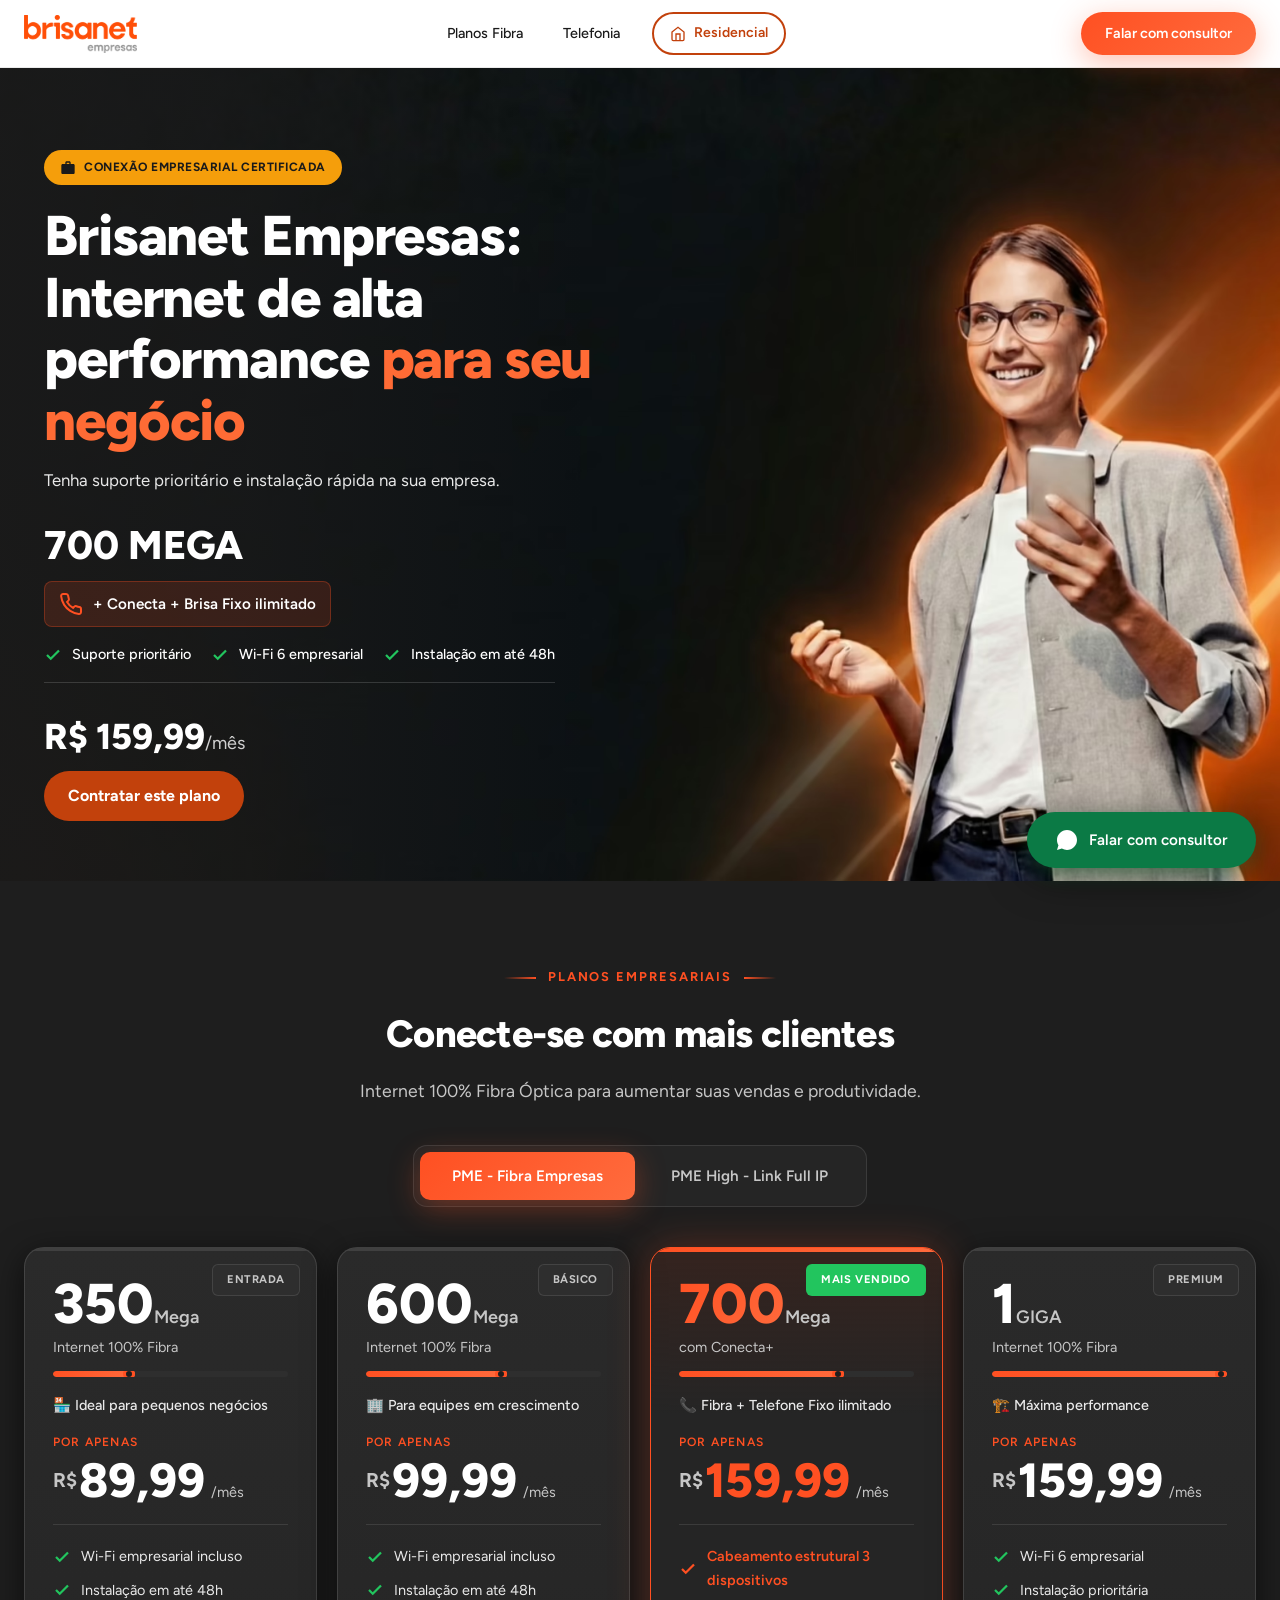
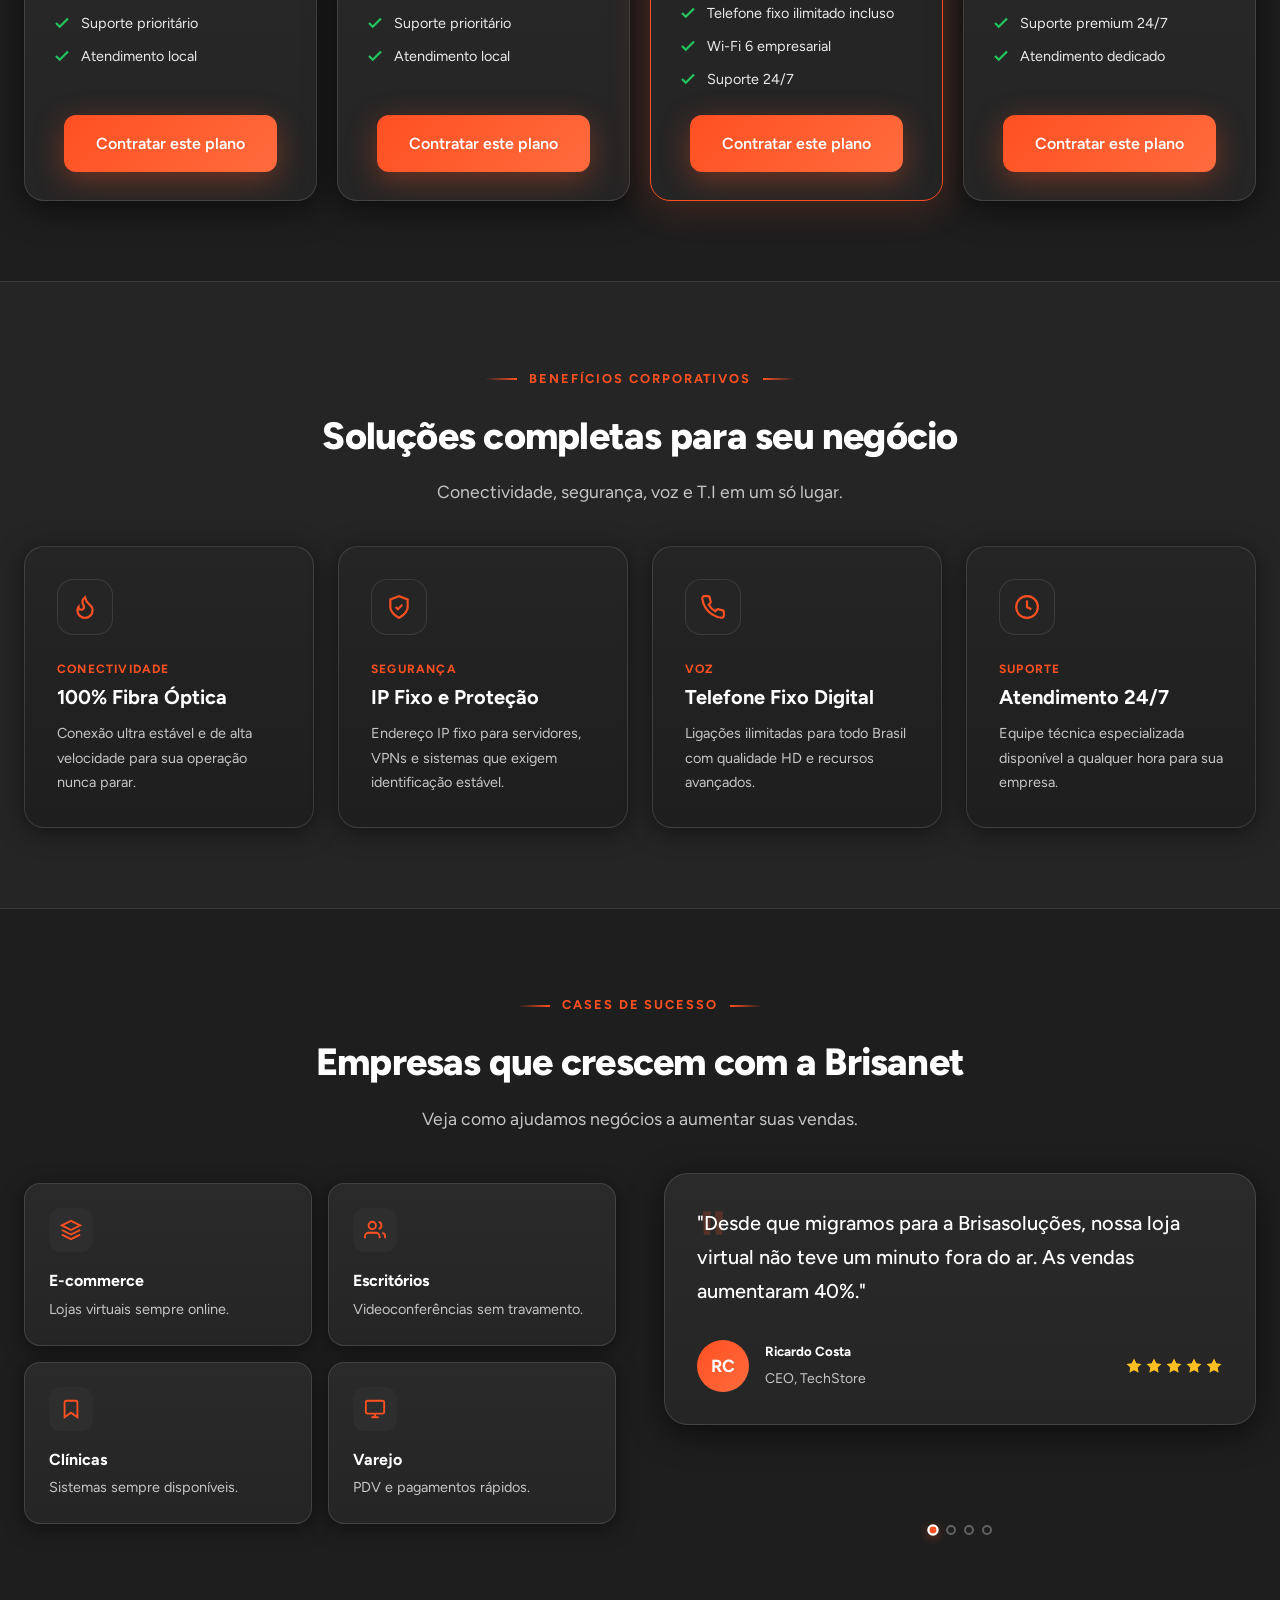
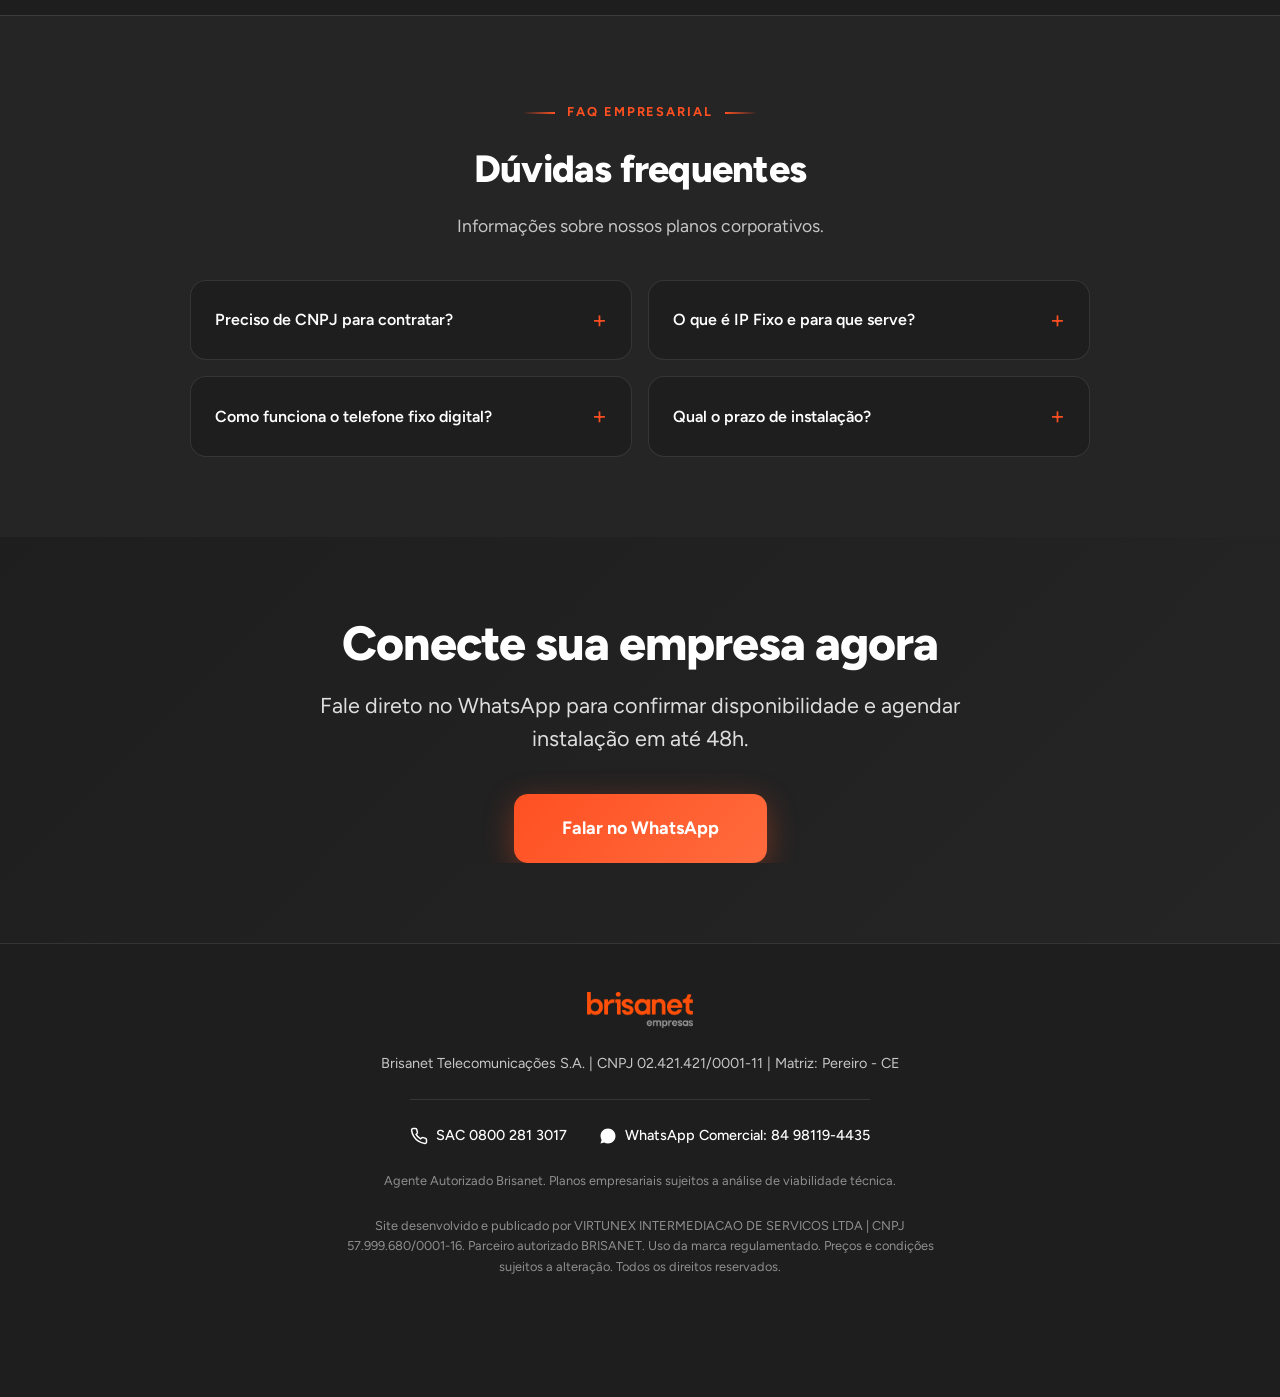
<file: empresas.html>
<!DOCTYPE html>
<html lang="pt-BR">
<head>
  <!-- Google Tag Manager (GTM-WS3T5W6V) -->
  <script>(function(w,d,s,l,i){w[l]=w[l]||[];w[l].push({'gtm.start':
  new Date().getTime(),event:'gtm.js'});var f=d.getElementsByTagName(s)[0],
  j=d.createElement(s),dl=l!='dataLayer'?'&l='+l:'';j.async=true;j.src=
  'https://www.googletagmanager.com/gtm.js?id='+i+dl;f.parentNode.insertBefore(j,f);
  })(window,document,'script','dataLayer','GTM-WS3T5W6V');</script>
  <!-- End Google Tag Manager -->
  <meta charset="utf-8">
  <meta name="viewport" content="width=device-width, initial-scale=1">
  <meta name="description" content="Brisasoluções - Internet Fibra Óptica para Empresas: conectividade, segurança e soluções de T.I para seu negócio crescer.">
  <meta name="theme-color" content="#1E1E1E">
  <title>Brisasoluções | Internet Fibra para Empresas</title>
  <link rel="icon" type="image/x-icon" href="img/favicon.ico">

  <!-- Fundo do hero = elemento LCP -->
  <link rel="preload" as="image" href="img/hero-web-empresas-dez-v2-1883.avif" type="image/avif" media="(min-width: 769px)" fetchpriority="high">
  <link rel="preload" as="image" href="img/hero-mob-empresas-dez-v2-1600.avif" type="image/avif" media="(max-width: 768px)" fetchpriority="high">
  <link rel="preload" href="fonts/figtree-latin.woff2" as="font" type="font/woff2" crossorigin>
  <style>
    /* ===== FONTE SELF-HOSTED =====
       Figtree variavel: um arquivo por subset cobre o eixo 400-800, que sao
       exatamente os pesos usados nesta pagina. */
    @font-face {
      font-family: 'Figtree';
      font-style: normal;
      font-weight: 400 800;
      font-display: swap;
      src: url('fonts/figtree-latin.woff2') format('woff2');
      unicode-range: U+0000-00FF, U+0131, U+0152-0153, U+02BB-02BC, U+02C6, U+02DA, U+02DC, U+0304, U+0308, U+0329, U+2000-206F, U+20AC, U+2122, U+2191, U+2193, U+2212, U+2215, U+FEFF, U+FFFD;
    }

    @font-face {
      font-family: 'Figtree';
      font-style: normal;
      font-weight: 400 800;
      font-display: swap;
      src: url('fonts/figtree-latin-ext.woff2') format('woff2');
      unicode-range: U+0100-02BA, U+02BD-02C5, U+02C7-02CC, U+02CE-02D7, U+02DD-02FF, U+0304, U+0308, U+0329, U+1D00-1DBF, U+1E00-1E9F, U+1EF2-1EFF, U+2020, U+20A0-20AB, U+20AD-20C0, U+2113, U+2C60-2C7F, U+A720-A7FF;
    }

    :root {
      /* Brisasoluções Brand Colors */
      --orange: #FF5022;
      --orange-light: #FF6B3D;
      --orange-dark: #E5481E;
      --orange-gradient: linear-gradient(135deg, #FF5022 0%, #FF6B3D 100%);
      --orange-glow: rgba(255, 80, 34, 0.4);
      
      --black: #1E1E1E;
      --black-light: #2A2A2A;
      --black-lighter: #353535;
      
      --gray: #C6C6C6;
      --gray-light: #E0E0E0;
      --gray-dark: #888888;
      
      /* Surfaces */
      --bg: #1E1E1E;
      --bg2: #252525;
      --bg3: #2E2E2E;
      --surface: rgba(255, 255, 255, 0.04);
      --surface-hover: rgba(255, 255, 255, 0.08);
      
      /* Text */
      --text: #FFFFFF;
      --text2: rgba(255, 255, 255, 0.9);
      --text-muted: #C6C6C6;
      --text-subtle: rgba(255, 255, 255, 0.5);
      
      /* Accent */
      --accent: #FF5022;
      --accent2: #FF6B3D;
      
      /* Green for checkmarks */
      --green: #22C55E;
      --green-glow: rgba(34, 197, 94, 0.3);
      
      /* Borders */
      --border: rgba(255, 255, 255, 0.1);
      --border-hover: rgba(255, 255, 255, 0.2);
      --border-accent: rgba(255, 80, 34, 0.4);
      
      /* Shadows */
      --shadow-sm: 0 2px 8px rgba(0, 0, 0, 0.4);
      --shadow-md: 0 4px 20px rgba(0, 0, 0, 0.5);
      --shadow-lg: 0 8px 40px rgba(0, 0, 0, 0.6);
      --shadow-xl: 0 20px 60px rgba(0, 0, 0, 0.7);
      --shadow-glow: 0 0 40px rgba(255, 80, 34, 0.25);
      --shadow-accent: 0 8px 30px rgba(255, 80, 34, 0.35);
      
      /* Motion */
      --ease-out: cubic-bezier(0.16, 1, 0.3, 1);
      --ease-spring: cubic-bezier(0.34, 1.56, 0.64, 1);
    }

    *, *::before, *::after { box-sizing: border-box; margin: 0; padding: 0; }
    html { scroll-behavior: smooth; }
    
    body {
      font-family: 'Figtree', -apple-system, BlinkMacSystemFont, system-ui, sans-serif;
      color: var(--text2);
      background: var(--bg);
      min-height: 100vh;
      overflow-x: hidden;
      -webkit-font-smoothing: antialiased;
      line-height: 1.6;
    }

    /* Scrollbar */
    ::-webkit-scrollbar { width: 8px; }
    ::-webkit-scrollbar-track { background: var(--bg2); }
    ::-webkit-scrollbar-thumb { background: var(--accent); border-radius: 4px; }

    img, svg { display: block; max-width: 100%; }

    /* Rede de seguranca: com display:block e max-width:100%, um <svg viewBox>
       sem width/height ocupa a largura do container. Se por qualquer motivo a
       regra de tamanho do componente nao chegar, o icone fica pequeno em vez
       de tomar a tela. Qualquer regra especifica sobrescreve isto. */
    /* :where() zera a especificidade — senao esta guarda venceria
       .plan-feature svg (0,1,1) e todo icone viraria 20px. */
    svg:where(:not([width]):not([height])) { width: 1.25rem; height: 1.25rem; }
    a { color: inherit; text-decoration: none; }
    button { font: inherit; cursor: pointer; border: none; background: none; }
    ul { list-style: none; }
    
    ::selection { background: var(--accent); color: white; }

    .container { width: 100%; max-width: 1280px; margin: 0 auto; padding: 0 1.5rem; }
    .section { padding: 5rem 0; position: relative; }

    /* ========================================
       NAVIGATION
    ======================================== */
    
    .nav {
      position: fixed;
      top: 0;
      left: 0;
      right: 0;
      z-index: 200;
      padding: 0.75rem 0;
      /* branco solido desde o topo, como nas demais paginas */
      background: #ffffff;
      border-bottom: 1px solid rgba(0, 0, 0, 0.08);
      transition: padding 0.4s var(--ease-out), box-shadow 0.4s var(--ease-out);
    }

    .nav.scrolled {
      box-shadow: 0 2px 20px rgba(0, 0, 0, 0.1);
      padding: 0.5rem 0;
    }

    .nav-link:hover {
      color: #C2410C;
      background: rgba(255, 80, 34, 0.08);
    }
    
    .nav-inner {
      display: flex;
      align-items: center;
      justify-content: space-between;
      gap: 2rem;
    }

    .logo { display: flex; align-items: center; gap: 0.5rem; }
    .logo-img { height: 38px; width: auto; }
    
    /* Logo text fallback */
    .logo-text {
      font-size: 1.5rem;
      font-weight: 800;
      letter-spacing: -0.02em;
    }
    .logo-text .brisa { color: var(--accent); }
    .logo-text .solucoes { color: var(--gray); }

    .nav-links { display: flex; align-items: center; gap: 0.5rem; }
    
    .nav-link {
      padding: 0.5rem 1rem;
      font-size: 0.9rem;
      font-weight: 500;
      color: #1a1a1a;
      border-radius: 8px;
      transition: all 0.2s ease;
    }
    
    .nav-switch {
      display: flex;
      align-items: center;
      gap: 0.5rem;
      padding: 0.5rem 1rem;
      font-size: 0.875rem;
      font-weight: 600;
      /* laranja escuro: 5,18:1 com branco, ao contrario do --accent (#FF5022) */
      color: #C2410C;
      background: transparent;
      border: 2px solid #C2410C;
      border-radius: 50px;
      text-decoration: none;
      transition: all 0.3s ease;
      margin-left: 0.5rem;
    }
    .nav-switch:hover {
      background: var(--orange);
      color: #fff;
      transform: translateY(-2px);
    }
    .nav-switch svg {
      width: 16px;
      height: 16px;
    }

    .nav-cta {
      padding: 0.625rem 1.5rem;
      background: var(--orange-gradient);
      border-radius: 50px;
      font-size: 0.9rem;
      font-weight: 600;
      color: white;
      box-shadow: var(--shadow-accent);
      transition: all 0.3s var(--ease-out);
    }
    
    .nav-cta:hover { transform: translateY(-2px); box-shadow: var(--shadow-glow); }

    .mobile-btn {
      display: none;
      flex-direction: column;
      gap: 5px;
      padding: 0.5rem;
    }
    
    .mobile-btn span {
      display: block;
      width: 22px;
      height: 2px;
      background: var(--text);
      border-radius: 2px;
      transition: all 0.3s var(--ease-out);
    }
    
    .mobile-btn.active span:nth-child(1) { transform: rotate(45deg) translate(5px, 5px); }
    .mobile-btn.active span:nth-child(2) { opacity: 0; }
    .mobile-btn.active span:nth-child(3) { transform: rotate(-45deg) translate(5px, -5px); }

    .mobile-menu {
      position: fixed;
      inset: 0;
      background: var(--bg);
      z-index: 300;
      display: flex;
      flex-direction: column;
      align-items: center;
      justify-content: center;
      gap: 1.5rem;
      opacity: 0;
      visibility: hidden;
      transition: all 0.4s var(--ease-out);
    }
    
    .mobile-menu.active { opacity: 1; visibility: visible; }
    
    .mobile-menu a {
      font-size: 1.5rem;
      font-weight: 600;
      color: var(--text);
      padding: 0.5rem 2rem;
      opacity: 0;
      transform: translateY(20px);
      transition: all 0.3s var(--ease-out);
    }
    
    .mobile-menu.active a { opacity: 1; transform: translateY(0); }
    .mobile-menu.active a:nth-child(2) { transition-delay: 100ms; }
    .mobile-menu.active a:nth-child(3) { transition-delay: 150ms; }
    .mobile-menu.active a:nth-child(4) { transition-delay: 200ms; }
    .mobile-menu.active a:nth-child(5) { transition-delay: 250ms; }
    .mobile-menu.active a:nth-child(6) { transition-delay: 300ms; }
    .mobile-menu.active a:nth-child(7) { transition-delay: 350ms; }

    .mobile-menu-close {
      position: absolute;
      top: 20px;
      right: 20px;
      width: 44px;
      height: 44px;
      border: none;
      background: rgba(255, 80, 34, 0.1);
      border-radius: 12px;
      cursor: pointer;
      display: flex;
      align-items: center;
      justify-content: center;
      transition: all 0.3s var(--ease-out);
    }

    .mobile-menu-close svg {
      width: 24px;
      height: 24px;
      stroke: var(--orange);
    }

    .mobile-menu-close:hover {
      background: var(--orange);
    }

    .mobile-menu-close:hover svg {
      stroke: #fff;
    }

    @media (max-width: 768px) {
      .nav-links, .nav-cta { display: none; }
      .mobile-btn { display: flex; }
    }

    /* ========================================
       HERO BANNER - Background Image Style (Empresarial)
    ======================================== */

    .hero-banner {
      position: relative;
      width: 100%;
      min-height: 600px;
      /* Mesma arte, so' reencodada: o PNG de 2,5 MB virou AVIF de 29 KB.
         Esta declaracao e' o fallback para quem nao tem image-set(). */
      background:
        url('img/hero-web-empresas-dez-v2-1883.webp'),
        linear-gradient(135deg, #1a1a1a 0%, #0a0a0a 80%);
      background-size: cover, cover;
      background-position: right center, center;
      background-repeat: no-repeat;
      display: flex;
      align-items: center;
      padding-top: 90px;
      overflow: hidden;
    }

    /* Mantido como background (e nao <picture>) para preservar o enquadramento
       do cover + background-position: right center. */
    @supports (background-image: image-set(url('x.avif') type('image/avif'))) {
      .hero-banner {
        background-image:
          image-set(url('img/hero-web-empresas-dez-v2-1883.avif') type('image/avif'),
                    url('img/hero-web-empresas-dez-v2-1883.webp') type('image/webp')),
          linear-gradient(135deg, #1a1a1a 0%, #0a0a0a 80%);
      }
    }

    .hero-banner__overlay {
      position: absolute;
      top: 0;
      left: 0;
      width: 65%;
      height: 100%;
      background: linear-gradient(90deg,
        rgba(26, 26, 26, 0.95) 0%,
        rgba(26, 26, 26, 0.75) 30%,
        rgba(26, 26, 26, 0.40) 50%,
        rgba(26, 26, 26, 0.0) 70%);
      pointer-events: none;
      z-index: 1;
    }

    .hero-banner__content {
      position: relative;
      z-index: 2;
      max-width: 600px;
      padding: 60px 20px;
    }

    .hero-banner__badge {
      display: inline-flex;
      align-items: center;
      gap: 8px;
      background: #F59E0B;
      color: #1a1a1a;
      font-size: 0.75rem;
      font-weight: 700;
      padding: 8px 16px;
      border-radius: 50px;
      margin-bottom: 20px;
      letter-spacing: 0.5px;
      text-transform: uppercase;
    }

    .hero-banner__title {
      font-family: 'Figtree', sans-serif;
      /* Escala do H1: sempre ~1.35x o .section-title (H2) em qualquer largura.
         A regra anterior (5vw) fazia o H2 ultrapassar o H1 entre 769px e ~1100px. */
      font-size: clamp(2.25rem, 1.45rem + 3.4vw, 3.5rem);
      font-weight: 800;
      color: #ffffff;
      line-height: 1.1;
      letter-spacing: -0.02em;
      margin-bottom: 16px;
    }

    .hero-banner__title .highlight {
      color: #FF6B35;
    }

    .hero-banner__subtitle {
      font-size: 1.05rem;
      color: rgba(255, 255, 255, 0.9);
      margin-bottom: 32px;
      line-height: 1.5;
    }

    .hero-banner__offer-box {
      display: flex;
      flex-direction: column;
      gap: 16px;
      align-items: flex-start;
    }

    /* 1. VELOCIDADE */
    .hero-banner__plan-speed {
      font-family: 'Figtree', sans-serif;
      font-size: 2.5rem;
      font-weight: 800;
      color: #ffffff;
      line-height: 1;
    }

    /* 2. AGREGADO - Mini-produto visual */
    .hero-banner__aggregate {
      display: inline-flex;
      align-items: center;
      gap: 10px;
      background: rgba(255, 80, 34, 0.15);
      border: 1px solid rgba(255, 80, 34, 0.3);
      border-radius: 8px;
      padding: 10px 14px;
      width: fit-content;
    }

    .hero-banner__aggregate .aggregate-icon {
      width: 24px;
      height: 24px;
      color: var(--accent);
    }

    .hero-banner__aggregate span {
      font-size: 0.95rem;
      font-weight: 600;
      color: #ffffff;
    }

    /* 3. BENEFÍCIOS - Checks */
    .hero-banner__checks {
      display: flex;
      flex-direction: column;
      gap: 10px;
      margin-bottom: 20px;
      padding-bottom: 16px;
      border-bottom: 1px solid rgba(255, 255, 255, 0.15);
    }

    .hero-banner__check {
      display: flex;
      align-items: center;
      gap: 10px;
      font-size: 0.9rem;
      color: #ffffff;
      font-weight: 500;
    }

    .hero-banner__check svg {
      width: 18px;
      height: 18px;
      color: #22C55E;
      flex-shrink: 0;
    }

    @media (min-width: 769px) {
      .hero-banner__checks {
        flex-direction: row;
        flex-wrap: wrap;
        gap: 8px 20px;
      }
    }

    /* 4. PREÇO */
    .hero-banner__price-value {
      font-family: 'Figtree', sans-serif;
      font-size: 2.25rem;
      font-weight: 800;
      color: #ffffff;
      line-height: 1;
    }

    .hero-banner__price-value .price-period {
      font-size: 0.5em;
      font-weight: 400;
      opacity: 0.8;
    }

    .hero-banner .btn--highlight {
      padding: 12px 24px;
      font-size: 1rem;
      /* laranja escuro: o #FF5022 dava 3,26:1 com branco */
      background: #C2410C;
      color: #ffffff;
      font-weight: 700;
      border-radius: 50px;
      transition: all 0.3s ease;
      border: none;
      display: inline-flex;
      align-items: center;
      gap: 8px;
      white-space: nowrap;
      text-decoration: none;
      width: fit-content;
    }

    .hero-banner .btn--highlight:hover {
      background: #ff5520;
      transform: translateY(-2px);
      box-shadow: 0 4px 20px rgba(255, 107, 53, 0.4);
    }

    @media (max-width: 768px) {
      .hero-banner {
        background:
          url('img/hero-mob-empresas-dez-v2-1600.webp'),
          linear-gradient(135deg, #1a1a1a 0%, #0a0a0a 80%);
        background-size: cover, cover;
        background-position: center top, center;
        min-height: auto;
        padding: 80px 0 40px;
      }

      @supports (background-image: image-set(url('x.avif') type('image/avif'))) {
        .hero-banner {
          background-image:
            image-set(url('img/hero-mob-empresas-dez-v2-1600.avif') type('image/avif'),
                      url('img/hero-mob-empresas-dez-v2-1600.webp') type('image/webp')),
            linear-gradient(135deg, #1a1a1a 0%, #0a0a0a 80%);
        }
      }

      .hero-banner__overlay {
        width: 100%;
        background: linear-gradient(180deg,
          rgba(26, 26, 26, 0.92) 0%,
          rgba(26, 26, 26, 0.78) 40%,
          rgba(26, 26, 26, 0.45) 65%,
          rgba(26, 26, 26, 0.0) 85%);
      }

      .hero-banner__content {
        max-width: 100%;
        text-align: left;
        padding: 30px 20px;
      }

      .hero-banner__offer-box {
        align-items: flex-start;
      }

      .hero-banner__plan-speed {
        font-size: 2rem;
      }

      .hero-banner__price-value {
        font-size: 1.75rem;
      }

      .hero-banner .btn--highlight {
        width: fit-content;
        padding: 12px 24px;
      }
    }

    /* ========================================
       PLANS SECTION
    ======================================== */
    
    .plans {
      background: var(--bg);
      position: relative;
    }

    .section-header {
      text-align: center;
      max-width: 650px;
      margin: 0 auto 2.5rem;
    }
    
    .section-eyebrow {
      display: inline-flex;
      align-items: center;
      gap: 0.75rem;
      font-size: 0.8rem;
      font-weight: 700;
      text-transform: uppercase;
      letter-spacing: 0.15em;
      color: var(--accent);
      margin-bottom: 1rem;
    }
    
    .section-eyebrow::before,
    .section-eyebrow::after {
      content: '';
      width: 32px;
      height: 2px;
      background: linear-gradient(90deg, transparent, var(--accent));
    }
    
    .section-eyebrow::after {
      background: linear-gradient(90deg, var(--accent), transparent);
    }
    
    .section-title {
      /* Um degrau abaixo do H1 da hero em toda a faixa de larguras. */
      font-size: clamp(1.625rem, 1.15rem + 2.1vw, 2.375rem);
      font-weight: 800;
      color: var(--text);
      margin-bottom: 0.75rem;
      letter-spacing: -0.02em;
    }
    
    .section-subtitle {
      font-size: 1.1rem;
      color: var(--text-muted);
    }

    /* Plan Tabs - Centralized */
    .plan-tabs-wrapper {
      display: flex;
      justify-content: center;
      margin-bottom: 2.5rem;
    }
    
    .plan-tabs {
      display: inline-flex;
      gap: 0.25rem;
      padding: 0.375rem;
      background: var(--bg2);
      border: 1px solid var(--border);
      border-radius: 14px;
    }
    
    .plan-tab {
      padding: 0.75rem 2rem;
      border-radius: 10px;
      font-size: 0.95rem;
      font-weight: 600;
      color: var(--text-muted);
      transition: all 0.3s var(--ease-out);
    }
    
    .plan-tab.active {
      color: white;
      background: var(--orange-gradient);
      box-shadow: var(--shadow-accent);
    }
    
    .plan-tab:hover:not(.active) {
      color: var(--text);
      background: var(--surface);
    }

    .plan-panel { display: none; }
    .plan-panel.active { display: block; animation: fadeIn 0.5s var(--ease-out); }
    @keyframes fadeIn { from { opacity: 0; transform: translateY(10px); } to { opacity: 1; transform: translateY(0); } }

    .plan-grid {
      display: grid;
      grid-template-columns: repeat(4, 1fr);
      gap: 1.25rem;
    }
    
    @media (max-width: 1200px) { .plan-grid { grid-template-columns: repeat(2, 1fr); } }
    
    @media (max-width: 640px) {
      .plan-grid {
        display: flex;
        gap: 1rem;
        overflow-x: auto;
        overflow-y: visible;
        scroll-snap-type: x mandatory;
        -webkit-overflow-scrolling: touch;
        padding: 1rem 0.5rem 1.5rem;
        margin: 0 -1.5rem;
        scrollbar-width: none;
        touch-action: auto;
        overscroll-behavior-x: contain;
        overscroll-behavior-y: auto;
      }
      .plan-grid::-webkit-scrollbar { display: none; }
      .plan-card {
        flex: 0 0 85%;
        scroll-snap-align: center;
        min-width: 300px;
        touch-action: auto;
      }
    }

    /* Plan Cards */
    .plan-card {
      background: linear-gradient(180deg, #2A2A2A 0%, #252525 100%);
      border: 1px solid rgba(255, 255, 255, 0.12);
      border-radius: 20px;
      padding: 1.75rem;
      position: relative;
      transition: all 0.4s var(--ease-out);
      display: flex;
      flex-direction: column;
      overflow: hidden;
      box-shadow: 0 8px 32px rgba(0, 0, 0, 0.6);
    }
    
    .plan-card::before {
      content: '';
      position: absolute;
      top: 0;
      left: 0;
      right: 0;
      height: 3px;
      background: var(--border);
      transition: all 0.4s var(--ease-out);
    }
    
    .plan-card:hover {
      transform: translateY(-8px);
      border-color: rgba(255, 255, 255, 0.25);
      box-shadow: 0 12px 48px rgba(0, 0, 0, 0.8), 0 0 0 1px rgba(255, 255, 255, 0.1);
    }
    
    .plan-card:hover::before {
      background: var(--orange-gradient);
    }
    
    .plan-card.featured {
      border-color: var(--accent);
      background: linear-gradient(180deg, rgba(255, 80, 34, 0.1) 0%, var(--bg2) 30%);
      box-shadow: var(--shadow-glow);
    }
    
    .plan-card.featured::before {
      background: var(--orange-gradient);
      height: 4px;
    }

    .plan-badge {
      position: absolute;
      top: 1rem;
      right: 1rem;
      padding: 0.375rem 0.875rem;
      background: var(--bg3);
      border: 1px solid var(--border);
      border-radius: 6px;
      font-size: 0.7rem;
      font-weight: 700;
      text-transform: uppercase;
      letter-spacing: 0.05em;
      color: var(--text-muted);
    }
    
    .plan-badge.pop {
      background: var(--green);
      border-color: transparent;
      color: white;
      animation: badge-glow 2s ease-in-out infinite;
    }
    
    @keyframes badge-glow {
      0%, 100% { box-shadow: 0 0 0 0 var(--green-glow); }
      50% { box-shadow: 0 0 20px 4px var(--green-glow); }
    }

    .plan-speed { margin-bottom: 0.75rem; }
    
    .plan-speed-value {
      font-size: clamp(2.5rem, 2rem + 2vw, 3.5rem);
      font-weight: 800;
      line-height: 1;
      color: var(--text);
    }
    
    .plan-card.featured .plan-speed-value {
      background: var(--orange-gradient);
      -webkit-background-clip: text;
      background-clip: text;
      -webkit-text-fill-color: transparent;
    }
    
    .plan-speed-unit {
      font-size: 1.125rem;
      color: var(--text-muted);
      font-weight: 600;
    }
    
    .plan-speed-label {
      font-size: 0.9rem;
      color: var(--text-muted);
      margin-top: 0.25rem;
    }

    .plan-speed-bar {
      height: 6px;
      background: var(--bg3);
      border-radius: 6px;
      margin-top: 0.75rem;
      overflow: hidden;
    }
    
    .plan-speed-bar-fill {
      height: 100%;
      background: var(--orange-gradient);
      border-radius: 6px;
      transition: width 0.8s var(--ease-out);
      position: relative;
    }
    
    .plan-speed-bar-fill::after {
      content: '';
      position: absolute;
      right: 0;
      top: 50%;
      transform: translateY(-50%);
      width: 12px;
      height: 12px;
      background: var(--bg);
      border: 3px solid var(--accent);
      border-radius: 50%;
    }

    .plan-partner {
      height: 32px;
      margin-bottom: 0.75rem;
      display: flex;
      align-items: center;
      gap: 0.5rem;
      font-size: 0.9rem;
      color: var(--text2);
      font-weight: 500;
    }

    .plan-price {
      margin-bottom: 1.25rem;
      padding-bottom: 1.25rem;
      border-bottom: 1px solid var(--border);
    }
    
    .plan-price-label {
      font-size: 0.75rem;
      font-weight: 600;
      text-transform: uppercase;
      letter-spacing: 0.1em;
      color: var(--accent);
      margin-bottom: 0.25rem;
    }
    
    .plan-price-old {
      font-size: 0.875rem;
      color: var(--text-subtle);
      text-decoration: line-through;
      margin-bottom: 0.125rem;
    }
    
    .plan-price-current {
      display: flex;
      align-items: baseline;
      gap: 0.125rem;
    }
    
    .plan-price-currency {
      font-size: 1.25rem;
      font-weight: 700;
      color: var(--text-muted);
      align-self: flex-start;
      margin-top: 0.5rem;
    }
    
    .plan-price-value {
      font-size: clamp(2.25rem, 2rem + 1.5vw, 3rem);
      font-weight: 800;
      color: var(--text);
      line-height: 1;
    }
    
    .plan-card.featured .plan-price-value { color: var(--accent); }
    
    .plan-price-period {
      font-size: 0.9rem;
      color: var(--text-muted);
      margin-left: 0.25rem;
    }
    
    .plan-price-consult {
      font-size: 1.5rem;
      font-weight: 700;
      color: var(--accent);
      line-height: 1;
    }

    .plan-features {
      flex: 1;
      display: flex;
      flex-direction: column;
      gap: 0.625rem;
      margin-bottom: 1.5rem;
    }
    
    .plan-feature {
      display: flex;
      align-items: center;
      gap: 0.625rem;
      font-size: 0.9rem;
      color: var(--text2);
    }
    
    .plan-feature svg {
      width: 18px;
      height: 18px;
      flex-shrink: 0;
      color: var(--green);
    }
    
    .plan-feature.highlight {
      color: var(--accent);
      font-weight: 600;
    }
    
    .plan-feature.highlight svg {
      color: var(--accent);
    }

    /* CTA Button - Centralized */
    .plan-cta-wrapper {
      display: flex;
      justify-content: center;
    }
    
    .plan-cta {
      padding: 1rem 2rem;
      background: var(--orange-gradient);
      border: none;
      border-radius: 12px;
      font-weight: 600;
      color: #fff;
      transition: all 0.3s var(--ease-out);
      box-shadow: var(--shadow-accent);
    }

    .plan-cta span { position: relative; z-index: 1; }

    .plan-cta:hover {
      transform: translateY(-3px);
      box-shadow: var(--shadow-glow);
    }

    /* Navigation Arrows */
    .plan-nav {
      display: flex;
      justify-content: center;
      gap: 1rem;
      margin-top: 2rem;
    }
    
    .plan-nav-btn {
      width: 48px;
      height: 48px;
      border-radius: 50%;
      background: var(--bg2);
      border: 1px solid var(--border);
      display: flex;
      align-items: center;
      justify-content: center;
      color: var(--text-muted);
      transition: all 0.3s var(--ease-out);
    }
    
    .plan-nav-btn:hover {
      background: var(--orange-gradient);
      border-color: transparent;
      color: white;
      transform: scale(1.1);
      box-shadow: var(--shadow-accent);
    }
    
    .plan-nav-btn svg { width: 24px; height: 24px; }

    /* Setas removidas - apenas dots */
    .plan-nav { display: none; }

    /* Plan Dots */
    .plan-dots {
      display: flex;
      justify-content: center;
      gap: 0.75rem;
      margin-top: 2rem;
    }

    /* O alvo e' o proprio botao (24x24). O ponto visual de 10px fica no ::after —
       pseudo-elemento nao conta como area de clique para o target-size. */
    .plan-dot {
      width: 24px;
      height: 24px;
      background: transparent;
      border: none;
      padding: 0;
      cursor: pointer;
      position: relative;
    }

    .plan-dot::after {
      content: '';
      position: absolute;
      top: 50%;
      left: 50%;
      transform: translate(-50%, -50%);
      width: 10px;
      height: 10px;
      border-radius: 50%;
      background: transparent;
      border: 2px solid rgba(255, 255, 255, 0.3);
      transition: all 0.3s var(--ease-out);
    }

    .plan-dot.active::after {
      background: var(--accent);
      border-color: #ffffff;
      transform: translate(-50%, -50%) scale(1.15);
    }

    .plan-dot:hover:not(.active)::after {
      border-color: rgba(255, 255, 255, 0.5);
    }

    @media (min-width: 641px) {
      .plan-dots { display: none; }
    }

    /* ========================================
       BENEFITS SECTION
    ======================================== */
    
    .benefits {
      background: var(--bg2);
      border-top: 1px solid var(--border);
      border-bottom: 1px solid var(--border);
    }

    .benefits-grid {
      display: grid;
      grid-template-columns: repeat(4, 1fr);
      gap: 1.5rem;
    }
    
    @media (max-width: 1024px) { .benefits-grid { grid-template-columns: repeat(2, 1fr); } }
    @media (max-width: 640px) { .benefits-grid { grid-template-columns: 1fr; } }

    .benefit-card {
      background: linear-gradient(180deg, #252525 0%, #1E1E1E 100%);
      border: 1px solid rgba(255, 255, 255, 0.12);
      border-radius: 20px;
      padding: 2rem;
      transition: all 0.4s var(--ease-out);
      position: relative;
      overflow: hidden;
      box-shadow: 0 4px 24px rgba(0, 0, 0, 0.5);
    }
    
    .benefit-card::after {
      content: '';
      position: absolute;
      top: 0;
      left: 0;
      width: 0;
      height: 3px;
      background: var(--orange-gradient);
      transition: width 0.4s var(--ease-out);
    }
    
    .benefit-card:hover {
      transform: translateY(-6px);
      border-color: rgba(255, 255, 255, 0.25);
      box-shadow: 0 8px 40px rgba(0, 0, 0, 0.7), 0 0 0 1px rgba(255, 80, 34, 0.3);
    }
    
    .benefit-card:hover::after { width: 100%; }

    .benefit-icon {
      width: 56px;
      height: 56px;
      background: var(--bg2);
      border: 1px solid var(--border);
      border-radius: 16px;
      display: grid;
      place-items: center;
      margin-bottom: 1.25rem;
      transition: all 0.3s var(--ease-out);
    }
    
    .benefit-card:hover .benefit-icon {
      background: var(--orange-gradient);
      border-color: transparent;
      box-shadow: var(--shadow-accent);
    }
    
    .benefit-icon svg {
      width: 26px;
      height: 26px;
      color: var(--accent);
      transition: color 0.3s ease;
    }
    
    .benefit-card:hover .benefit-icon svg { color: white; }
    
    .benefit-label {
      font-size: 0.75rem;
      font-weight: 700;
      text-transform: uppercase;
      letter-spacing: 0.1em;
      color: var(--accent);
      margin-bottom: 0.5rem;
    }
    
    .benefit-title {
      font-size: 1.25rem;
      font-weight: 700;
      color: var(--text);
      margin-bottom: 0.5rem;
    }
    
    .benefit-desc {
      font-size: 0.9rem;
      color: var(--text-muted);
      line-height: 1.7;
    }

    /* ========================================
       TESTIMONIALS
    ======================================== */
    
    .testimonials {
      background: var(--bg);
    }

    .testimonials-wrapper {
      display: grid;
      grid-template-columns: 1fr 1fr;
      gap: 3rem;
      align-items: center;
    }
    
    @media (max-width: 1024px) { .testimonials-wrapper { grid-template-columns: 1fr; gap: 2.5rem; } }

    .experience-cards {
      display: grid;
      grid-template-columns: repeat(2, 1fr);
      gap: 1rem;
    }
    
    .experience-card {
      background: linear-gradient(180deg, #2A2A2A 0%, #252525 100%);
      border: 1px solid rgba(255, 255, 255, 0.12);
      border-radius: 16px;
      padding: 1.5rem;
      transition: all 0.3s var(--ease-out);
      box-shadow: 0 4px 20px rgba(0, 0, 0, 0.5);
    }
    
    .experience-card:hover {
      transform: translateY(-4px);
      box-shadow: 0 8px 32px rgba(0, 0, 0, 0.7);
      border-color: rgba(255, 255, 255, 0.2);
    }
    
    .experience-card-icon {
      width: 44px;
      height: 44px;
      background: var(--bg3);
      border-radius: 12px;
      display: grid;
      place-items: center;
      margin-bottom: 1rem;
    }
    
    .experience-card-icon svg {
      width: 22px;
      height: 22px;
      color: var(--accent);
    }
    
    .experience-card h3 {
      font-size: 1rem;
      font-weight: 700;
      color: var(--text);
      margin-bottom: 0.25rem;
    }
    
    .experience-card p {
      font-size: 0.9rem;
      color: var(--text-muted);
    }

    .testimonial-track { position: relative; min-height: 320px; }
    
    .testimonial-slide {
      position: absolute;
      inset: 0;
      opacity: 0;
      visibility: hidden;
      transition: all 0.5s var(--ease-out);
    }
    
    .testimonial-slide.active { opacity: 1; visibility: visible; }

    .testimonial-card {
      background: linear-gradient(180deg, #2A2A2A 0%, #252525 100%);
      border: 1px solid rgba(255, 255, 255, 0.12);
      border-radius: 24px;
      padding: 2rem;
      position: relative;
      box-shadow: 0 8px 32px rgba(0, 0, 0, 0.6);
    }
    
    .testimonial-card::before {
      content: '"';
      position: absolute;
      top: 1.5rem;
      left: 2rem;
      font-size: 100px;
      line-height: 1;
      background: var(--orange-gradient);
      -webkit-background-clip: text;
      background-clip: text;
      -webkit-text-fill-color: transparent;
      opacity: 0.2;
    }
    
    .testimonial-quote {
      font-size: 1.25rem;
      font-weight: 500;
      line-height: 1.7;
      color: var(--text);
      margin-bottom: 2rem;
      position: relative;
      z-index: 1;
    }
    
    .testimonial-author {
      display: flex;
      align-items: center;
      gap: 1rem;
    }
    
    .testimonial-avatar {
      width: 52px;
      height: 52px;
      background: var(--orange-gradient);
      border-radius: 50%;
      display: grid;
      place-items: center;
      font-weight: 700;
      font-size: 1.1rem;
      color: white;
    }
    
    .testimonial-info h4 {
      /* era <h5> (0.83em = 13.28px por padrao do navegador); virou <h4> para
         corrigir heading-order, entao o tamanho fica fixado para nao mudar nada */
      font-size: 0.83rem;
      font-weight: 700;
      color: var(--text);
      margin-bottom: 2px;
    }
    
    .testimonial-info span {
      font-size: 0.875rem;
      color: var(--text-muted);
    }
    
    .testimonial-rating {
      display: flex;
      gap: 2px;
      margin-left: auto;
    }
    
    .testimonial-rating svg {
      width: 18px;
      height: 18px;
      color: #FBBF24;
      fill: #FBBF24;
    }

    .carousel-dots {
      display: flex;
      justify-content: center;
      gap: 0.5rem;
      margin-top: 2rem;
    }
    
    .carousel-dot {
      width: 10px;
      height: 10px;
      border-radius: 50%;
      background: transparent;
      border: 2px solid rgba(255, 255, 255, 0.3);
      transition: all 0.3s var(--ease-out);
      cursor: pointer;
    }

    .carousel-dot.active {
      background: var(--accent);
      border-color: #ffffff;
      transform: scale(1.15);
      box-shadow: 0 2px 8px var(--orange-glow);
    }

    .carousel-dot:hover:not(.active) {
      border-color: rgba(255, 255, 255, 0.5);
    }

    /* ========================================
       FAQ
    ======================================== */
    
    .faq { background: var(--bg2); border-top: 1px solid var(--border); }

    .faq-grid {
      display: grid;
      grid-template-columns: repeat(2, 1fr);
      gap: 1rem;
      max-width: 900px;
      margin: 0 auto;
    }
    
    @media (max-width: 768px) { .faq-grid { grid-template-columns: 1fr; } }

    .faq-item {
      background: var(--bg);
      border: 1px solid var(--border);
      border-radius: 16px;
      overflow: hidden;
      transition: all 0.3s var(--ease-out);
    }
    
    .faq-item:hover { border-color: var(--border-hover); }
    
    .faq-item[open] {
      border-color: var(--accent);
      box-shadow: var(--shadow-glow);
    }
    
    .faq-item summary {
      padding: 1.25rem 1.5rem;
      font-weight: 600;
      color: var(--text);
      cursor: pointer;
      display: flex;
      align-items: center;
      justify-content: space-between;
      gap: 1rem;
      list-style: none;
    }
    
    .faq-item summary::-webkit-details-marker { display: none; }
    .faq-item summary:hover { background: var(--surface); }
    
    .faq-item summary::after {
      content: '+';
      font-size: 1.5rem;
      font-weight: 400;
      color: var(--accent);
      transition: transform 0.3s var(--ease-out);
    }
    
    .faq-item[open] summary::after { transform: rotate(45deg); }
    .faq-item[open] summary { background: var(--surface); }
    
    .faq-item p {
      padding: 0 1.5rem 1.5rem;
      color: var(--text-muted);
      font-size: 0.9rem;
      line-height: 1.7;
    }

    /* ========================================
       CTA SECTION - Simplificada com Expansão
    ======================================== */

    .cta-section {
      background: linear-gradient(135deg, #1E1E1E 0%, #252525 100%);
      padding: 5rem 0;
      margin: 0;
    }

    .cta-card {
      background: transparent;
      border-radius: 0;
      padding: 0;
      text-align: center;
      position: relative;
      overflow: hidden;
    }

    .cta-content {
      position: relative;
      z-index: 1;
      max-width: 700px;
      margin: 0 auto;
      padding: 0 1.5rem;
    }

    .cta-title {
      font-family: 'Figtree', sans-serif;
      font-size: clamp(2rem, 1.5rem + 3vw, 3rem);
      font-weight: 800;
      color: white;
      margin-bottom: 1.25rem;
      letter-spacing: -0.02em;
      line-height: 1.1;
    }

    .cta-subtitle {
      font-size: 1.35rem;
      color: rgba(255, 255, 255, 0.85);
      margin-bottom: 2.5rem;
      line-height: 1.5;
    }

    /* Ocultar os checkmarks */
    .cta-features {
      display: none;
    }

    .cta-buttons {
      display: flex;
      flex-wrap: wrap;
      justify-content: center;
      gap: 1rem;
    }

    /* Botão primário LARANJA */
    .cta-btn-p {
      padding: 1.25rem 3rem;
      background: var(--orange-gradient);
      color: white;
      border-radius: 14px;
      font-weight: 700;
      font-size: 1.125rem;
      transition: all 0.3s var(--ease-spring);
      box-shadow: var(--shadow-accent);
    }

    .cta-btn-p:hover {
      transform: translateY(-4px) scale(1.03);
      box-shadow: var(--shadow-glow);
      background: linear-gradient(135deg, #FF6B3D 0%, #FF8C42 100%);
    }

    /* Ocultar botão secundário */
    .cta-btn-s {
      display: none;
    }

    /* ========================================
       FOOTER
    ======================================== */
    
    .footer {
      background: var(--black);
      padding: 3rem 0 120px;
      border-top: 1px solid var(--border);
    }
    
    .footer-content {
      display: flex;
      flex-direction: column;
      align-items: center;
      gap: 1.5rem;
      text-align: center;
    }
    
    .footer-logo { display: flex; align-items: center; gap: 0.5rem; }
    .footer-logo .logo-img { height: 36px; width: auto; }
    
    .footer-info {
      display: flex;
      flex-direction: column;
      gap: 0.25rem;
      color: var(--gray);
      font-size: 0.9rem;
    }
    
    .footer-contact {
      display: flex;
      flex-wrap: wrap;
      justify-content: center;
      gap: 2rem;
      padding-top: 1.5rem;
      border-top: 1px solid var(--border);
    }
    
    .footer-contact a {
      display: flex;
      align-items: center;
      gap: 0.5rem;
      color: var(--text);
      font-size: 0.9rem;
      font-weight: 500;
      transition: color 0.2s ease;
    }
    
    .footer-contact a:hover { color: var(--accent); }
    .footer-contact svg { width: 18px; height: 18px; }
    
    .footer-legal {
      font-size: 0.8rem;
      color: var(--text-subtle);
      max-width: 600px;
    }

    /* ========================================
       WHATSAPP WIDGET
    ======================================== */
    
    .whatsapp-float {
      position: fixed;
      bottom: 32px;
      right: 24px;
      z-index: 200;
      display: flex;
      flex-direction: column;
      align-items: flex-end;
      gap: 0.625rem;
    }
    
    @media (max-width: 640px) { .whatsapp-float { bottom: 28px; right: 16px; } }
    
    .whatsapp-btn {
      display: flex;
      align-items: center;
      gap: 0.625rem;
      padding: 1rem 1.75rem;
      /* verde escuro solido com texto branco: 5,41:1 */
      background: #0B7A45;
      color: #ffffff;
      border-radius: 50px;
      font-weight: 600;
      font-size: 0.95rem;
      box-shadow: var(--shadow-lg), 0 8px 24px -8px rgba(37, 211, 102, 0.5);
      transition: all 0.3s var(--ease-spring);
      animation: wa-float 3s ease-in-out infinite;
    }
    
    @keyframes wa-float {
      0%, 100% { transform: translateY(0); }
      50% { transform: translateY(-4px); }
    }
    
    .whatsapp-btn:hover {
      transform: translateY(-4px) scale(1.03);
      box-shadow: var(--shadow-xl), 0 12px 32px -8px rgba(37, 211, 102, 0.6);
    }
    
    .whatsapp-btn svg { width: 24px; height: 24px; }
    
    @media (max-width: 640px) {
      .whatsapp-btn span { display: none; }
      .whatsapp-btn { padding: 1rem; border-radius: 50%; }
    }

    /* Reveal animations */
    .reveal {
      opacity: 0;
      transform: translateY(40px);
      transition: all 0.8s var(--ease-out);
    }
    
    .reveal.visible { opacity: 1; transform: translateY(0); }
    .reveal-delay-1 { transition-delay: 100ms; }
    .reveal-delay-2 { transition-delay: 200ms; }
    .reveal-delay-3 { transition-delay: 300ms; }
    .reveal-delay-4 { transition-delay: 400ms; }

    @media (prefers-reduced-motion: reduce) {
      *, *::before, *::after {
        animation-duration: 0.01ms !important;
        transition-duration: 0.01ms !important;
      }
    }
  </style>
</head>
<body>
  <!-- Google Tag Manager (noscript) -->
  <noscript><iframe src="https://www.googletagmanager.com/ns.html?id=GTM-WS3T5W6V"
  height="0" width="0" style="display:none;visibility:hidden"></iframe></noscript>
  <!-- End Google Tag Manager (noscript) -->


  <!-- Navigation -->
  <nav class="nav" id="nav">
    <div class="container">
      <div class="nav-inner">
        <a href="#" class="logo">
          <img src="img/logo-brisasolucoes.png" alt="Brisasoluções" class="logo-img" onerror="this.style.display='none'; this.nextElementSibling.style.display='flex';">
          <span class="logo-text" style="display:none;"><span class="brisa">brisa</span><span class="solucoes">soluções</span></span>
        </a>
        <div class="nav-links">
          <a href="empresas.html" class="nav-link">Planos Fibra</a>
          <a href="empresas/telefonia.html" class="nav-link">Telefonia</a>
          <a href="index.html" class="nav-switch">
            <svg viewBox="0 0 24 24" fill="none" stroke="currentColor" stroke-width="2"><path d="M3 9l9-7 9 7v11a2 2 0 0 1-2 2H5a2 2 0 0 1-2-2z"/><polyline points="9 22 9 12 15 12 15 22"/></svg>
            Residencial
          </a>
        </div>
        <a href="https://wa.me/5584981194435" onclick="return openWhatsApp('header', 'empresas')" class="nav-cta">Falar com consultor</a>
        <button class="mobile-btn" id="mobile-btn" aria-label="Menu"><span></span><span></span><span></span></button>
      </div>
    </div>
  </nav>

  <!-- Mobile Menu -->
  <div class="mobile-menu" id="mobile-menu">
    <button class="mobile-menu-close" id="mobile-close" aria-label="Fechar menu">
      <svg viewBox="0 0 24 24" fill="none" stroke="currentColor" stroke-width="2"><path d="M18 6L6 18M6 6l12 12"/></svg>
    </button>
    <a href="empresas.html">Planos Fibra</a>
    <a href="empresas/telefonia.html">Telefonia</a>
    <a href="index.html">Residencial</a>
  </div>

  <main>
    <!-- Hero Section - Background Image Style -->
    <section class="hero-banner" id="top">
      <div class="hero-banner__overlay"></div>

      <div class="container">
        <div class="hero-banner__content">

          <!-- BADGE -->
          <span class="hero-banner__badge">
            <svg width="16" height="16" viewBox="0 0 24 24" fill="currentColor">
              <path d="M20 6h-4V4c0-1.11-.89-2-2-2h-4c-1.11 0-2 .89-2 2v2H4c-1.11 0-1.99.89-1.99 2L2 19c0 1.11.89 2 2 2h16c1.11 0 2-.89 2-2V8c0-1.11-.89-2-2-2zm-6 0h-4V4h4v2z"/>
            </svg>
            Conexão Empresarial Certificada
          </span>

          <!-- TÍTULO -->
          <h1 class="hero-banner__title">
            Brisanet Empresas: Internet de alta performance
            <span class="highlight">para seu negócio</span>
          </h1>

          <!-- SUBTÍTULO -->
          <p class="hero-banner__subtitle">
            Tenha suporte prioritário e instalação rápida na sua empresa.
          </p>

          <!-- OFERTA - Bloco de Valor -->
          <div class="hero-banner__offer-box">
            <!-- 1. VELOCIDADE -->
            <div class="hero-banner__plan-speed">700 MEGA</div>

            <!-- 2. AGREGADO (mini-produto) -->
            <div class="hero-banner__aggregate">
              <svg class="aggregate-icon" viewBox="0 0 24 24" fill="none" stroke="currentColor" stroke-width="2">
                <path d="M22 16.92v3a2 2 0 01-2.18 2 19.79 19.79 0 01-8.63-3.07 19.5 19.5 0 01-6-6 19.79 19.79 0 01-3.07-8.67A2 2 0 014.11 2h3a2 2 0 012 1.72 12.84 12.84 0 00.7 2.81 2 2 0 01-.45 2.11L8.09 9.91a16 16 0 006 6l1.27-1.27a2 2 0 012.11-.45 12.84 12.84 0 002.81.7A2 2 0 0122 16.92z"/>
              </svg>
              <span>+ Conecta + Brisa Fixo ilimitado</span>
            </div>

            <!-- 3. BENEFÍCIOS -->
            <div class="hero-banner__checks">
              <div class="hero-banner__check">
                <svg viewBox="0 0 24 24" fill="none" stroke="currentColor" stroke-width="3"><path d="M20 6L9 17l-5-5"/></svg>
                <span>Suporte prioritário</span>
              </div>
              <div class="hero-banner__check">
                <svg viewBox="0 0 24 24" fill="none" stroke="currentColor" stroke-width="3"><path d="M20 6L9 17l-5-5"/></svg>
                <span>Wi-Fi 6 empresarial</span>
              </div>
              <div class="hero-banner__check">
                <svg viewBox="0 0 24 24" fill="none" stroke="currentColor" stroke-width="3"><path d="M20 6L9 17l-5-5"/></svg>
                <span>Instalação em até 48h</span>
              </div>
            </div>

            <!-- 4. PREÇO -->
            <div class="hero-banner__price-value">R$ 159,99<span class="price-period">/mês</span></div>

            <!-- 5. CTA -->
            <a href="https://wa.me/5584981194435" onclick="return openWhatsApp('hero', '700 Mega + Conecta+')" class="btn btn--highlight">
              Contratar este plano
            </a>
          </div>

        </div>
      </div>
    </section>

    <!-- Plans Section -->
    <section class="section plans" id="planos">
      <div class="container">
        <header class="section-header reveal">
          <span class="section-eyebrow">Planos Empresariais</span>
          <h2 class="section-title">Conecte-se com mais clientes</h2>
          <p class="section-subtitle">Internet 100% Fibra Óptica para aumentar suas vendas e produtividade.</p>
        </header>
        
        <!-- Tabs Centralizadas -->
        <div class="plan-tabs-wrapper reveal">
          <div class="plan-tabs">
            <button class="plan-tab active" data-tab="pme">PME - Fibra Empresas</button>
            <button class="plan-tab" data-tab="fullip">PME High - Link Full IP</button>
          </div>
        </div>

        <!-- PME - Fibra Empresas Panel -->
        <div class="plan-panel active" id="panel-pme">
          <div class="plan-grid" id="grid-pme">
            <article class="plan-card reveal reveal-delay-1">
              <span class="plan-badge">Entrada</span>
              <div class="plan-speed">
                <span class="plan-speed-value">350</span><span class="plan-speed-unit">Mega</span>
                <p class="plan-speed-label">Internet 100% Fibra</p>
                <div class="plan-speed-bar"><div class="plan-speed-bar-fill" style="width:35%"></div></div>
              </div>
              <div class="plan-partner"><span>🏪 Ideal para pequenos negócios</span></div>
              <div class="plan-price">
                <p class="plan-price-label">Por apenas</p>
                <div class="plan-price-current">
                  <span class="plan-price-currency">R$</span>
                  <span class="plan-price-value">89,99</span>
                  <span class="plan-price-period">/mês</span>
                </div>
              </div>
              <ul class="plan-features">
                <li class="plan-feature"><svg viewBox="0 0 24 24" fill="none" stroke="currentColor" stroke-width="3"><path d="M20 6L9 17l-5-5"/></svg><span>Wi-Fi empresarial incluso</span></li>
                <li class="plan-feature"><svg viewBox="0 0 24 24" fill="none" stroke="currentColor" stroke-width="3"><path d="M20 6L9 17l-5-5"/></svg><span>Instalação em até 48h</span></li>
                <li class="plan-feature"><svg viewBox="0 0 24 24" fill="none" stroke="currentColor" stroke-width="3"><path d="M20 6L9 17l-5-5"/></svg><span>Suporte prioritário</span></li>
                <li class="plan-feature"><svg viewBox="0 0 24 24" fill="none" stroke="currentColor" stroke-width="3"><path d="M20 6L9 17l-5-5"/></svg><span>Atendimento local</span></li>
              </ul>
              <div class="plan-cta-wrapper">
                <a href="https://wa.me/5584981194435" onclick="return openWhatsApp('planos_pme', '350 Mega')" class="plan-cta"><span>Contratar este plano</span></a>
              </div>
            </article>

            <article class="plan-card reveal reveal-delay-2">
              <span class="plan-badge">Básico</span>
              <div class="plan-speed">
                <span class="plan-speed-value">600</span><span class="plan-speed-unit">Mega</span>
                <p class="plan-speed-label">Internet 100% Fibra</p>
                <div class="plan-speed-bar"><div class="plan-speed-bar-fill" style="width:60%"></div></div>
              </div>
              <div class="plan-partner"><span>🏢 Para equipes em crescimento</span></div>
              <div class="plan-price">
                <p class="plan-price-label">Por apenas</p>
                <div class="plan-price-current">
                  <span class="plan-price-currency">R$</span>
                  <span class="plan-price-value">99,99</span>
                  <span class="plan-price-period">/mês</span>
                </div>
              </div>
              <ul class="plan-features">
                <li class="plan-feature"><svg viewBox="0 0 24 24" fill="none" stroke="currentColor" stroke-width="3"><path d="M20 6L9 17l-5-5"/></svg><span>Wi-Fi empresarial incluso</span></li>
                <li class="plan-feature"><svg viewBox="0 0 24 24" fill="none" stroke="currentColor" stroke-width="3"><path d="M20 6L9 17l-5-5"/></svg><span>Instalação em até 48h</span></li>
                <li class="plan-feature"><svg viewBox="0 0 24 24" fill="none" stroke="currentColor" stroke-width="3"><path d="M20 6L9 17l-5-5"/></svg><span>Suporte prioritário</span></li>
                <li class="plan-feature"><svg viewBox="0 0 24 24" fill="none" stroke="currentColor" stroke-width="3"><path d="M20 6L9 17l-5-5"/></svg><span>Atendimento local</span></li>
              </ul>
              <div class="plan-cta-wrapper">
                <a href="https://wa.me/5584981194435" onclick="return openWhatsApp('planos_pme', '600 Mega')" class="plan-cta"><span>Contratar este plano</span></a>
              </div>
            </article>

            <article class="plan-card featured reveal reveal-delay-3">
              <span class="plan-badge pop">Mais vendido</span>
              <div class="plan-speed">
                <span class="plan-speed-value">700</span><span class="plan-speed-unit">Mega</span>
                <p class="plan-speed-label">com Conecta+</p>
                <div class="plan-speed-bar"><div class="plan-speed-bar-fill" style="width:70%"></div></div>
              </div>
              <div class="plan-partner"><span>📞 Fibra + Telefone Fixo ilimitado</span></div>
              <div class="plan-price">
                <p class="plan-price-label">Por apenas</p>
                <div class="plan-price-current">
                  <span class="plan-price-currency">R$</span>
                  <span class="plan-price-value">159,99</span>
                  <span class="plan-price-period">/mês</span>
                </div>
              </div>
              <ul class="plan-features">
                <li class="plan-feature highlight"><svg viewBox="0 0 24 24" fill="none" stroke="currentColor" stroke-width="3"><path d="M20 6L9 17l-5-5"/></svg><span>Cabeamento estrutural 3 dispositivos</span></li>
                <li class="plan-feature"><svg viewBox="0 0 24 24" fill="none" stroke="currentColor" stroke-width="3"><path d="M20 6L9 17l-5-5"/></svg><span>Telefone fixo ilimitado incluso</span></li>
                <li class="plan-feature"><svg viewBox="0 0 24 24" fill="none" stroke="currentColor" stroke-width="3"><path d="M20 6L9 17l-5-5"/></svg><span>Wi-Fi 6 empresarial</span></li>
                <li class="plan-feature"><svg viewBox="0 0 24 24" fill="none" stroke="currentColor" stroke-width="3"><path d="M20 6L9 17l-5-5"/></svg><span>Suporte 24/7</span></li>
              </ul>
              <div class="plan-cta-wrapper">
                <a href="https://wa.me/5584981194435" onclick="return openWhatsApp('planos_pme', '700 Mega + Conecta+')" class="plan-cta"><span>Contratar este plano</span></a>
              </div>
            </article>

            <article class="plan-card reveal reveal-delay-4">
              <span class="plan-badge">Premium</span>
              <div class="plan-speed">
                <span class="plan-speed-value">1</span><span class="plan-speed-unit">GIGA</span>
                <p class="plan-speed-label">Internet 100% Fibra</p>
                <div class="plan-speed-bar"><div class="plan-speed-bar-fill" style="width:100%"></div></div>
              </div>
              <div class="plan-partner"><span>🏗️ Máxima performance</span></div>
              <div class="plan-price">
                <p class="plan-price-label">Por apenas</p>
                <div class="plan-price-current">
                  <span class="plan-price-currency">R$</span>
                  <span class="plan-price-value">159,99</span>
                  <span class="plan-price-period">/mês</span>
                </div>
              </div>
              <ul class="plan-features">
                <li class="plan-feature"><svg viewBox="0 0 24 24" fill="none" stroke="currentColor" stroke-width="3"><path d="M20 6L9 17l-5-5"/></svg><span>Wi-Fi 6 empresarial</span></li>
                <li class="plan-feature"><svg viewBox="0 0 24 24" fill="none" stroke="currentColor" stroke-width="3"><path d="M20 6L9 17l-5-5"/></svg><span>Instalação prioritária</span></li>
                <li class="plan-feature"><svg viewBox="0 0 24 24" fill="none" stroke="currentColor" stroke-width="3"><path d="M20 6L9 17l-5-5"/></svg><span>Suporte premium 24/7</span></li>
                <li class="plan-feature"><svg viewBox="0 0 24 24" fill="none" stroke="currentColor" stroke-width="3"><path d="M20 6L9 17l-5-5"/></svg><span>Atendimento dedicado</span></li>
              </ul>
              <div class="plan-cta-wrapper">
                <a href="https://wa.me/5584981194435" onclick="return openWhatsApp('planos_pme', '1 GIGA')" class="plan-cta"><span>Contratar este plano</span></a>
              </div>
            </article>
          </div>

          <!-- Dots de Navegação -->
          <div class="plan-dots" data-grid="grid-pme">
            <button class="plan-dot active" data-index="0" aria-label="Plano 1"></button>
            <button class="plan-dot" data-index="1" aria-label="Plano 2"></button>
            <button class="plan-dot" data-index="2" aria-label="Plano 3"></button>
            <button class="plan-dot" data-index="3" aria-label="Plano 4"></button>
          </div>

          <!-- Setas de Navegação -->
          <div class="plan-nav" data-grid="grid-pme">
            <button class="plan-nav-btn" data-dir="prev" aria-label="Anterior">
              <svg viewBox="0 0 24 24" fill="none" stroke="currentColor" stroke-width="2"><path d="M15 18l-6-6 6-6"/></svg>
            </button>
            <button class="plan-nav-btn" data-dir="next" aria-label="Próximo">
              <svg viewBox="0 0 24 24" fill="none" stroke="currentColor" stroke-width="2"><path d="M9 18l6-6-6-6"/></svg>
            </button>
          </div>
        </div>

        <!-- PME High - Link Full IP Panel -->
        <div class="plan-panel" id="panel-fullip">
          <div class="plan-grid" id="grid-fullip">
            <article class="plan-card reveal reveal-delay-1">
              <span class="plan-badge">Full IP</span>
              <div class="plan-speed">
                <span class="plan-speed-value">100</span><span class="plan-speed-unit">Mega</span>
                <p class="plan-speed-label">Link Simétrico</p>
                <div class="plan-speed-bar"><div class="plan-speed-bar-fill" style="width:20%"></div></div>
              </div>
              <div class="plan-partner"><span>🔒 IP Fixo Dedicado</span></div>
              <div class="plan-price">
                <p class="plan-price-label">Por apenas</p>
                <div class="plan-price-current">
                  <span class="plan-price-currency">R$</span>
                  <span class="plan-price-value">349,90</span>
                  <span class="plan-price-period">/mês</span>
                </div>
              </div>
              <ul class="plan-features">
                <li class="plan-feature highlight"><svg viewBox="0 0 24 24" fill="none" stroke="currentColor" stroke-width="3"><path d="M20 6L9 17l-5-5"/></svg><span>IP Fixo dedicado</span></li>
                <li class="plan-feature"><svg viewBox="0 0 24 24" fill="none" stroke="currentColor" stroke-width="3"><path d="M20 6L9 17l-5-5"/></svg><span>100% simétrico (up = down)</span></li>
                <li class="plan-feature"><svg viewBox="0 0 24 24" fill="none" stroke="currentColor" stroke-width="3"><path d="M20 6L9 17l-5-5"/></svg><span>NOC 24/7 dedicado</span></li>
                <li class="plan-feature"><svg viewBox="0 0 24 24" fill="none" stroke="currentColor" stroke-width="3"><path d="M20 6L9 17l-5-5"/></svg><span>Fidelidade 12 meses</span></li>
              </ul>
              <div class="plan-cta-wrapper">
                <a href="https://wa.me/5584981194435" onclick="return openWhatsApp('planos_fullip', 'Full IP 100 Mega')" class="plan-cta"><span>Contratar este plano</span></a>
              </div>
            </article>

            <article class="plan-card featured reveal reveal-delay-2">
              <span class="plan-badge pop">Recomendado</span>
              <div class="plan-speed">
                <span class="plan-speed-value">300</span><span class="plan-speed-unit">Mega</span>
                <p class="plan-speed-label">Link Simétrico</p>
                <div class="plan-speed-bar"><div class="plan-speed-bar-fill" style="width:50%"></div></div>
              </div>
              <div class="plan-partner"><span>🔒 IP Fixo Dedicado</span></div>
              <div class="plan-price">
                <p class="plan-price-label">Por apenas</p>
                <div class="plan-price-current">
                  <span class="plan-price-currency">R$</span>
                  <span class="plan-price-value">549,90</span>
                  <span class="plan-price-period">/mês</span>
                </div>
              </div>
              <ul class="plan-features">
                <li class="plan-feature highlight"><svg viewBox="0 0 24 24" fill="none" stroke="currentColor" stroke-width="3"><path d="M20 6L9 17l-5-5"/></svg><span>IP Fixo dedicado</span></li>
                <li class="plan-feature"><svg viewBox="0 0 24 24" fill="none" stroke="currentColor" stroke-width="3"><path d="M20 6L9 17l-5-5"/></svg><span>100% simétrico (up = down)</span></li>
                <li class="plan-feature"><svg viewBox="0 0 24 24" fill="none" stroke="currentColor" stroke-width="3"><path d="M20 6L9 17l-5-5"/></svg><span>NOC 24/7 dedicado</span></li>
                <li class="plan-feature"><svg viewBox="0 0 24 24" fill="none" stroke="currentColor" stroke-width="3"><path d="M20 6L9 17l-5-5"/></svg><span>Fidelidade 12 meses</span></li>
              </ul>
              <div class="plan-cta-wrapper">
                <a href="https://wa.me/5584981194435" onclick="return openWhatsApp('planos_fullip', 'Full IP 300 Mega')" class="plan-cta"><span>Contratar este plano</span></a>
              </div>
            </article>

            <article class="plan-card reveal reveal-delay-3">
              <span class="plan-badge">Avançado</span>
              <div class="plan-speed">
                <span class="plan-speed-value">500</span><span class="plan-speed-unit">Mega</span>
                <p class="plan-speed-label">Link Simétrico</p>
                <div class="plan-speed-bar"><div class="plan-speed-bar-fill" style="width:80%"></div></div>
              </div>
              <div class="plan-partner"><span>🔒 IP Fixo Dedicado</span></div>
              <div class="plan-price">
                <p class="plan-price-label">Por apenas</p>
                <div class="plan-price-current">
                  <span class="plan-price-currency">R$</span>
                  <span class="plan-price-value">749,90</span>
                  <span class="plan-price-period">/mês</span>
                </div>
              </div>
              <ul class="plan-features">
                <li class="plan-feature highlight"><svg viewBox="0 0 24 24" fill="none" stroke="currentColor" stroke-width="3"><path d="M20 6L9 17l-5-5"/></svg><span>IP Fixo dedicado</span></li>
                <li class="plan-feature"><svg viewBox="0 0 24 24" fill="none" stroke="currentColor" stroke-width="3"><path d="M20 6L9 17l-5-5"/></svg><span>100% simétrico (up = down)</span></li>
                <li class="plan-feature"><svg viewBox="0 0 24 24" fill="none" stroke="currentColor" stroke-width="3"><path d="M20 6L9 17l-5-5"/></svg><span>NOC 24/7 dedicado</span></li>
                <li class="plan-feature"><svg viewBox="0 0 24 24" fill="none" stroke="currentColor" stroke-width="3"><path d="M20 6L9 17l-5-5"/></svg><span>Fidelidade 12 meses</span></li>
              </ul>
              <div class="plan-cta-wrapper">
                <a href="https://wa.me/5584981194435" onclick="return openWhatsApp('planos_fullip', 'Full IP 500 Mega')" class="plan-cta"><span>Contratar este plano</span></a>
              </div>
            </article>

            <article class="plan-card reveal reveal-delay-4">
              <span class="plan-badge">Enterprise</span>
              <div class="plan-speed">
                <span class="plan-speed-value">+500</span><span class="plan-speed-unit">Mega</span>
                <p class="plan-speed-label">Link Personalizado</p>
                <div class="plan-speed-bar"><div class="plan-speed-bar-fill" style="width:100%"></div></div>
              </div>
              <div class="plan-partner"><span>🏢 Solução sob medida</span></div>
              <div class="plan-price">
                <p class="plan-price-label">Investimento</p>
                <div class="plan-price-current">
                  <span class="plan-price-value" style="font-size:1.8rem;">Sob consulta</span>
                </div>
              </div>
              <ul class="plan-features">
                <li class="plan-feature highlight"><svg viewBox="0 0 24 24" fill="none" stroke="currentColor" stroke-width="3"><path d="M20 6L9 17l-5-5"/></svg><span>Velocidade personalizada</span></li>
                <li class="plan-feature"><svg viewBox="0 0 24 24" fill="none" stroke="currentColor" stroke-width="3"><path d="M20 6L9 17l-5-5"/></svg><span>SLA customizado</span></li>
                <li class="plan-feature"><svg viewBox="0 0 24 24" fill="none" stroke="currentColor" stroke-width="3"><path d="M20 6L9 17l-5-5"/></svg><span>NOC 24/7 dedicado</span></li>
                <li class="plan-feature"><svg viewBox="0 0 24 24" fill="none" stroke="currentColor" stroke-width="3"><path d="M20 6L9 17l-5-5"/></svg><span>Projeto técnico exclusivo</span></li>
              </ul>
              <div class="plan-cta-wrapper">
                <a href="https://wa.me/5584981194435" onclick="return openWhatsApp('planos_fullip', 'Full IP +500 Mega')" class="plan-cta"><span>Solicitar proposta</span></a>
              </div>
            </article>
          </div>

          <!-- Dots de Navegação -->
          <div class="plan-dots" data-grid="grid-fullip">
            <button class="plan-dot active" data-index="0" aria-label="Plano 1"></button>
            <button class="plan-dot" data-index="1" aria-label="Plano 2"></button>
            <button class="plan-dot" data-index="2" aria-label="Plano 3"></button>
            <button class="plan-dot" data-index="3" aria-label="Plano 4"></button>
          </div>

          <!-- Setas de Navegação -->
          <div class="plan-nav" data-grid="grid-fullip">
            <button class="plan-nav-btn" data-dir="prev" aria-label="Anterior">
              <svg viewBox="0 0 24 24" fill="none" stroke="currentColor" stroke-width="2"><path d="M15 18l-6-6 6-6"/></svg>
            </button>
            <button class="plan-nav-btn" data-dir="next" aria-label="Próximo">
              <svg viewBox="0 0 24 24" fill="none" stroke="currentColor" stroke-width="2"><path d="M9 18l6-6-6-6"/></svg>
            </button>
          </div>

          <!-- Info técnica Link Full IP -->
          <div class="fullip-info reveal" style="margin-top:2rem;padding:1.5rem;background:rgba(255,80,34,0.1);border-radius:12px;border:1px solid rgba(255,80,34,0.3);">
            <p style="color:#C6C6C6;font-size:0.9rem;line-height:1.6;margin:0;">
              <strong style="color:#FF5022;">ℹ️ Requisitos técnicos:</strong> ONU em modo bridge. Cliente provê roteador ou firewall próprio.<br>
              <strong style="color:#FF5022;">📡 Características:</strong> Link 100% simétrico com banda garantida e IP dedicado.<br>
              <strong style="color:#FF5022;">🛡️ Suporte:</strong> NOC 24/7 com monitoramento ativo e time dedicado para incidentes.
            </p>
          </div>
        </div>
      </div>
    </section>

    <!-- Benefits Section -->
    <section class="section benefits" id="beneficios">
      <div class="container">
        <header class="section-header reveal">
          <span class="section-eyebrow">Benefícios Corporativos</span>
          <h2 class="section-title">Soluções completas para seu negócio</h2>
          <p class="section-subtitle">Conectividade, segurança, voz e T.I em um só lugar.</p>
        </header>
        <div class="benefits-grid">
          <article class="benefit-card reveal reveal-delay-1">
            <div class="benefit-icon">
              <svg viewBox="0 0 24 24" fill="none" stroke="currentColor" stroke-width="2"><path d="M8.5 14.5A2.5 2.5 0 0011 12c0-1.38-.5-2-1-3-1.072-2.143-.224-4.054 2-6 .5 2.5 2 4.9 4 6.5 2 1.6 3 3.5 3 5.5a7 7 0 11-14 0c0-1.153.433-2.294 1-3a2.5 2.5 0 002.5 2.5z"/></svg>
            </div>
            <span class="benefit-label">Conectividade</span>
            <h3 class="benefit-title">100% Fibra Óptica</h3>
            <p class="benefit-desc">Conexão ultra estável e de alta velocidade para sua operação nunca parar.</p>
          </article>
          <article class="benefit-card reveal reveal-delay-2">
            <div class="benefit-icon">
              <svg viewBox="0 0 24 24" fill="none" stroke="currentColor" stroke-width="2"><path d="M12 22s8-4 8-10V5l-8-3-8 3v7c0 6 8 10 8 10z"/><path d="M9 12l2 2 4-4"/></svg>
            </div>
            <span class="benefit-label">Segurança</span>
            <h3 class="benefit-title">IP Fixo e Proteção</h3>
            <p class="benefit-desc">Endereço IP fixo para servidores, VPNs e sistemas que exigem identificação estável.</p>
          </article>
          <article class="benefit-card reveal reveal-delay-3">
            <div class="benefit-icon">
              <svg viewBox="0 0 24 24" fill="none" stroke="currentColor" stroke-width="2"><path d="M22 16.92v3a2 2 0 01-2.18 2 19.79 19.79 0 01-8.63-3.07 19.5 19.5 0 01-6-6 19.79 19.79 0 01-3.07-8.67A2 2 0 014.11 2h3a2 2 0 012 1.72 12.84 12.84 0 00.7 2.81 2 2 0 01-.45 2.11L8.09 9.91a16 16 0 006 6l1.27-1.27a2 2 0 012.11-.45 12.84 12.84 0 002.81.7A2 2 0 0122 16.92z"/></svg>
            </div>
            <span class="benefit-label">Voz</span>
            <h3 class="benefit-title">Telefone Fixo Digital</h3>
            <p class="benefit-desc">Ligações ilimitadas para todo Brasil com qualidade HD e recursos avançados.</p>
          </article>
          <article class="benefit-card reveal reveal-delay-4">
            <div class="benefit-icon">
              <svg viewBox="0 0 24 24" fill="none" stroke="currentColor" stroke-width="2"><circle cx="12" cy="12" r="10"/><path d="M12 6v6l4 2"/></svg>
            </div>
            <span class="benefit-label">Suporte</span>
            <h3 class="benefit-title">Atendimento 24/7</h3>
            <p class="benefit-desc">Equipe técnica especializada disponível a qualquer hora para sua empresa.</p>
          </article>
        </div>
      </div>
    </section>

    <!-- Testimonials Section -->
    <section class="section testimonials" id="cases">
      <div class="container">
        <header class="section-header reveal">
          <span class="section-eyebrow">Cases de Sucesso</span>
          <h2 class="section-title">Empresas que crescem com a Brisanet</h2>
          <p class="section-subtitle">Veja como ajudamos negócios a aumentar suas vendas.</p>
        </header>
        <div class="testimonials-wrapper">
          <div class="experience-cards reveal">
            <article class="experience-card">
              <div class="experience-card-icon"><svg viewBox="0 0 24 24" fill="none" stroke="currentColor" stroke-width="2"><path d="M12 2L2 7l10 5 10-5-10-5zM2 17l10 5 10-5M2 12l10 5 10-5"/></svg></div>
              <h3>E-commerce</h3>
              <p>Lojas virtuais sempre online.</p>
            </article>
            <article class="experience-card">
              <div class="experience-card-icon"><svg viewBox="0 0 24 24" fill="none" stroke="currentColor" stroke-width="2"><path d="M17 21v-2a4 4 0 00-4-4H5a4 4 0 00-4 4v2"/><circle cx="9" cy="7" r="4"/><path d="M23 21v-2a4 4 0 00-3-3.87M16 3.13a4 4 0 010 7.75"/></svg></div>
              <h3>Escritórios</h3>
              <p>Videoconferências sem travamento.</p>
            </article>
            <article class="experience-card">
              <div class="experience-card-icon"><svg viewBox="0 0 24 24" fill="none" stroke="currentColor" stroke-width="2"><path d="M19 21l-7-5-7 5V5a2 2 0 012-2h10a2 2 0 012 2z"/></svg></div>
              <h3>Clínicas</h3>
              <p>Sistemas sempre disponíveis.</p>
            </article>
            <article class="experience-card">
              <div class="experience-card-icon"><svg viewBox="0 0 24 24" fill="none" stroke="currentColor" stroke-width="2"><rect x="2" y="3" width="20" height="14" rx="2"/><path d="M8 21h8M12 17v4"/></svg></div>
              <h3>Varejo</h3>
              <p>PDV e pagamentos rápidos.</p>
            </article>
          </div>
          <div class="testimonial-carousel reveal">
            <div class="testimonial-track">
              <div class="testimonial-slide active">
                <div class="testimonial-card">
                  <p class="testimonial-quote">"Desde que migramos para a Brisasoluções, nossa loja virtual não teve um minuto fora do ar. As vendas aumentaram 40%."</p>
                  <div class="testimonial-author">
                    <div class="testimonial-avatar">RC</div>
                    <div class="testimonial-info"><h4>Ricardo Costa</h4><span>CEO, TechStore</span></div>
                    <div class="testimonial-rating"><svg viewBox="0 0 24 24"><path d="M12 2l3.09 6.26L22 9.27l-5 4.87 1.18 6.88L12 17.77l-6.18 3.25L7 14.14 2 9.27l6.91-1.01L12 2z"/></svg><svg viewBox="0 0 24 24"><path d="M12 2l3.09 6.26L22 9.27l-5 4.87 1.18 6.88L12 17.77l-6.18 3.25L7 14.14 2 9.27l6.91-1.01L12 2z"/></svg><svg viewBox="0 0 24 24"><path d="M12 2l3.09 6.26L22 9.27l-5 4.87 1.18 6.88L12 17.77l-6.18 3.25L7 14.14 2 9.27l6.91-1.01L12 2z"/></svg><svg viewBox="0 0 24 24"><path d="M12 2l3.09 6.26L22 9.27l-5 4.87 1.18 6.88L12 17.77l-6.18 3.25L7 14.14 2 9.27l6.91-1.01L12 2z"/></svg><svg viewBox="0 0 24 24"><path d="M12 2l3.09 6.26L22 9.27l-5 4.87 1.18 6.88L12 17.77l-6.18 3.25L7 14.14 2 9.27l6.91-1.01L12 2z"/></svg></div>
                  </div>
                </div>
              </div>
              <div class="testimonial-slide">
                <div class="testimonial-card">
                  <p class="testimonial-quote">"O telefone fixo digital foi um divisor de águas. Ligações ilimitadas para o Brasil inteiro economizaram mais de R$800 por mês."</p>
                  <div class="testimonial-author">
                    <div class="testimonial-avatar">MA</div>
                    <div class="testimonial-info"><h4>Marina Alves</h4><span>Diretora, Alves & Associados</span></div>
                    <div class="testimonial-rating"><svg viewBox="0 0 24 24"><path d="M12 2l3.09 6.26L22 9.27l-5 4.87 1.18 6.88L12 17.77l-6.18 3.25L7 14.14 2 9.27l6.91-1.01L12 2z"/></svg><svg viewBox="0 0 24 24"><path d="M12 2l3.09 6.26L22 9.27l-5 4.87 1.18 6.88L12 17.77l-6.18 3.25L7 14.14 2 9.27l6.91-1.01L12 2z"/></svg><svg viewBox="0 0 24 24"><path d="M12 2l3.09 6.26L22 9.27l-5 4.87 1.18 6.88L12 17.77l-6.18 3.25L7 14.14 2 9.27l6.91-1.01L12 2z"/></svg><svg viewBox="0 0 24 24"><path d="M12 2l3.09 6.26L22 9.27l-5 4.87 1.18 6.88L12 17.77l-6.18 3.25L7 14.14 2 9.27l6.91-1.01L12 2z"/></svg><svg viewBox="0 0 24 24"><path d="M12 2l3.09 6.26L22 9.27l-5 4.87 1.18 6.88L12 17.77l-6.18 3.25L7 14.14 2 9.27l6.91-1.01L12 2z"/></svg></div>
                  </div>
                </div>
              </div>
              <div class="testimonial-slide">
                <div class="testimonial-card">
                  <p class="testimonial-quote">"O IP fixo permitiu configurar nosso sistema de telemedicina na nuvem. Atendemos pacientes de todo o Nordeste."</p>
                  <div class="testimonial-author">
                    <div class="testimonial-avatar">DF</div>
                    <div class="testimonial-info"><h4>Dr. Felipe Santos</h4><span>Clínica MedVida</span></div>
                    <div class="testimonial-rating"><svg viewBox="0 0 24 24"><path d="M12 2l3.09 6.26L22 9.27l-5 4.87 1.18 6.88L12 17.77l-6.18 3.25L7 14.14 2 9.27l6.91-1.01L12 2z"/></svg><svg viewBox="0 0 24 24"><path d="M12 2l3.09 6.26L22 9.27l-5 4.87 1.18 6.88L12 17.77l-6.18 3.25L7 14.14 2 9.27l6.91-1.01L12 2z"/></svg><svg viewBox="0 0 24 24"><path d="M12 2l3.09 6.26L22 9.27l-5 4.87 1.18 6.88L12 17.77l-6.18 3.25L7 14.14 2 9.27l6.91-1.01L12 2z"/></svg><svg viewBox="0 0 24 24"><path d="M12 2l3.09 6.26L22 9.27l-5 4.87 1.18 6.88L12 17.77l-6.18 3.25L7 14.14 2 9.27l6.91-1.01L12 2z"/></svg><svg viewBox="0 0 24 24"><path d="M12 2l3.09 6.26L22 9.27l-5 4.87 1.18 6.88L12 17.77l-6.18 3.25L7 14.14 2 9.27l6.91-1.01L12 2z"/></svg></div>
                  </div>
                </div>
              </div>
              <div class="testimonial-slide">
                <div class="testimonial-card">
                  <p class="testimonial-quote">"O suporte 24/7 nos salvou várias vezes. Qualquer problema é resolvido em minutos, não em dias."</p>
                  <div class="testimonial-author">
                    <div class="testimonial-avatar">PL</div>
                    <div class="testimonial-info"><h4>Paulo Lima</h4><span>Gerente, Supermercado Bom Preço</span></div>
                    <div class="testimonial-rating"><svg viewBox="0 0 24 24"><path d="M12 2l3.09 6.26L22 9.27l-5 4.87 1.18 6.88L12 17.77l-6.18 3.25L7 14.14 2 9.27l6.91-1.01L12 2z"/></svg><svg viewBox="0 0 24 24"><path d="M12 2l3.09 6.26L22 9.27l-5 4.87 1.18 6.88L12 17.77l-6.18 3.25L7 14.14 2 9.27l6.91-1.01L12 2z"/></svg><svg viewBox="0 0 24 24"><path d="M12 2l3.09 6.26L22 9.27l-5 4.87 1.18 6.88L12 17.77l-6.18 3.25L7 14.14 2 9.27l6.91-1.01L12 2z"/></svg><svg viewBox="0 0 24 24"><path d="M12 2l3.09 6.26L22 9.27l-5 4.87 1.18 6.88L12 17.77l-6.18 3.25L7 14.14 2 9.27l6.91-1.01L12 2z"/></svg><svg viewBox="0 0 24 24"><path d="M12 2l3.09 6.26L22 9.27l-5 4.87 1.18 6.88L12 17.77l-6.18 3.25L7 14.14 2 9.27l6.91-1.01L12 2z"/></svg></div>
                  </div>
                </div>
              </div>
            </div>
            <div class="carousel-dots">
              <button class="carousel-dot active" data-index="0" aria-label="Depoimento 1"></button>
              <button class="carousel-dot" data-index="1" aria-label="Depoimento 2"></button>
              <button class="carousel-dot" data-index="2" aria-label="Depoimento 3"></button>
              <button class="carousel-dot" data-index="3" aria-label="Depoimento 4"></button>
            </div>
          </div>
        </div>
      </div>
    </section>

    <!-- FAQ Section -->
    <section class="section faq" id="faq">
      <div class="container">
        <header class="section-header reveal">
          <span class="section-eyebrow">FAQ Empresarial</span>
          <h2 class="section-title">Dúvidas frequentes</h2>
          <p class="section-subtitle">Informações sobre nossos planos corporativos.</p>
        </header>
        <div class="faq-grid">
          <details class="faq-item reveal reveal-delay-1">
            <summary>Preciso de CNPJ para contratar?</summary>
            <p>Nossos planos empresariais são voltados para pessoas jurídicas, mas também atendemos MEI e profissionais liberais com condições especiais. Consulte nosso time comercial.</p>
          </details>
          <details class="faq-item reveal reveal-delay-2">
            <summary>O que é IP Fixo e para que serve?</summary>
            <p>O IP Fixo é um endereço de internet permanente que permite configurar servidores, câmeras de segurança, VPNs e sistemas que precisam de identificação estável na rede.</p>
          </details>
          <details class="faq-item reveal reveal-delay-3">
            <summary>Como funciona o telefone fixo digital?</summary>
            <p>O telefone funciona através da fibra óptica, com qualidade HD. Você mantém seu número atual ou escolhe um novo. Ligações para fixos e celulares do Brasil são ilimitadas.</p>
          </details>
          <details class="faq-item reveal reveal-delay-4">
            <summary>Qual o prazo de instalação?</summary>
            <p>A instalação padrão é realizada em até 48 horas após a aprovação do cadastro, sujeita à viabilidade técnica da sua região.</p>
          </details>
        </div>
      </div>
    </section>

    <!-- CTA Section -->
    <section class="section cta-section" id="contato">
      <div class="container">
        <div class="cta-card reveal">
          <div class="cta-content">
            <h2 class="cta-title">Conecte sua empresa agora</h2>
            <p class="cta-subtitle">Fale direto no WhatsApp para confirmar disponibilidade e agendar instalação em até 48h.</p>
            <div class="cta-features">
              <div class="cta-feature"><svg viewBox="0 0 24 24" fill="none" stroke="currentColor" stroke-width="2"><path d="M20 6L9 17l-5-5"/></svg><span>IP Fixo incluso</span></div>
              <div class="cta-feature"><svg viewBox="0 0 24 24" fill="none" stroke="currentColor" stroke-width="2"><path d="M20 6L9 17l-5-5"/></svg><span>Suporte 24/7</span></div>
              <div class="cta-feature"><svg viewBox="0 0 24 24" fill="none" stroke="currentColor" stroke-width="2"><path d="M20 6L9 17l-5-5"/></svg><span>Instalação em 48h</span></div>
            </div>
            <div class="cta-buttons">
              <a href="https://wa.me/5584981194435" onclick="return openWhatsApp('cta_section', 'empresas')" class="cta-btn-p">Falar no WhatsApp</a>
              <a href="#planos" class="cta-btn-s">Ver planos</a>
            </div>
          </div>
        </div>
      </div>
    </section>
  </main>

  <!-- Footer -->
  <footer class="footer">
    <div class="container">
      <div class="footer-content">
        <div class="footer-logo">
          <img src="img/logo-brisasolucoes.png" alt="Brisasoluções" class="logo-img" onerror="this.style.display='none'; this.nextElementSibling.style.display='flex';">
          <span class="logo-text" style="display:none;"><span class="brisa">brisa</span><span class="solucoes">soluções</span></span>
        </div>
        <div class="footer-info">
          <p>Brisanet Telecomunicações S.A. | CNPJ 02.421.421/0001-11 | Matriz: Pereiro - CE</p>
        </div>
        <div class="footer-contact">
          <a href="tel:08002813017">
            <svg viewBox="0 0 24 24" fill="none" stroke="currentColor" stroke-width="2"><path d="M22 16.92v3a2 2 0 01-2.18 2 19.79 19.79 0 01-8.63-3.07 19.5 19.5 0 01-6-6 19.79 19.79 0 01-3.07-8.67A2 2 0 014.11 2h3a2 2 0 012 1.72 12.84 12.84 0 00.7 2.81 2 2 0 01-.45 2.11L8.09 9.91a16 16 0 006 6l1.27-1.27a2 2 0 012.11-.45 12.84 12.84 0 002.81.7A2 2 0 0122 16.92z"/></svg>
            SAC 0800 281 3017
          </a>
          <a href="https://wa.me/5584981194435" onclick="return openWhatsApp('footer', 'empresas')">
            <svg viewBox="0 0 24 24" fill="currentColor"><path d="M17.472 14.382c-.297-.149-1.758-.867-2.03-.967-.273-.099-.471-.148-.67.15-.197.297-.767.966-.94 1.164-.173.199-.347.223-.644.075-.297-.15-1.255-.463-2.39-1.475-.883-.788-1.48-1.761-1.653-2.059-.173-.297-.018-.458.13-.606.134-.133.298-.347.446-.52.149-.174.198-.298.298-.497.099-.198.05-.371-.025-.52-.075-.149-.669-1.612-.916-2.207-.242-.579-.487-.5-.669-.51-.173-.008-.371-.01-.57-.01-.198 0-.52.074-.792.372-.272.297-1.04 1.016-1.04 2.479 0 1.462 1.065 2.875 1.213 3.074.149.198 2.096 3.2 5.077 4.487.709.306 1.262.489 1.694.625.712.227 1.36.195 1.871.118.571-.085 1.758-.719 2.006-1.413.248-.694.248-1.289.173-1.413-.074-.124-.272-.198-.57-.347z"/><path d="M12 2C6.477 2 2 6.477 2 12c0 1.89.525 3.66 1.438 5.168L2 22l4.832-1.438A9.955 9.955 0 0012 22c5.523 0 10-4.477 10-10S17.523 2 12 2z"/></svg>
            WhatsApp Comercial: 84 98119-4435
          </a>
        </div>
        <p class="footer-legal">Agente Autorizado Brisanet. Planos empresariais sujeitos a análise de viabilidade técnica.</p>
        <p class="footer-legal">Site desenvolvido e publicado por VIRTUNEX INTERMEDIACAO DE SERVICOS LTDA | CNPJ 57.999.680/0001-16. Parceiro autorizado BRISANET. Uso da marca regulamentado. Preços e condições sujeitos a alteração. Todos os direitos reservados.</p>
      </div>
    </div>
  </footer>

  <!-- WhatsApp Widget -->
  <div class="whatsapp-float">
    <a href="https://wa.me/5584981194435" onclick="return openWhatsApp('floating', 'empresas')" class="whatsapp-btn" aria-label="Falar com consultor no WhatsApp">
      <svg viewBox="0 0 24 24" fill="currentColor"><path d="M17.472 14.382c-.297-.149-1.758-.867-2.03-.967-.273-.099-.471-.148-.67.15-.197.297-.767.966-.94 1.164-.173.199-.347.223-.644.075-.297-.15-1.255-.463-2.39-1.475-.883-.788-1.48-1.761-1.653-2.059-.173-.297-.018-.458.13-.606.134-.133.298-.347.446-.52.149-.174.198-.298.298-.497.099-.198.05-.371-.025-.52-.075-.149-.669-1.612-.916-2.207-.242-.579-.487-.5-.669-.51-.173-.008-.371-.01-.57-.01-.198 0-.52.074-.792.372-.272.297-1.04 1.016-1.04 2.479 0 1.462 1.065 2.875 1.213 3.074.149.198 2.096 3.2 5.077 4.487.709.306 1.262.489 1.694.625.712.227 1.36.195 1.871.118.571-.085 1.758-.719 2.006-1.413.248-.694.248-1.289.173-1.413-.074-.124-.272-.198-.57-.347z"/><path d="M12 2C6.477 2 2 6.477 2 12c0 1.89.525 3.66 1.438 5.168L2 22l4.832-1.438A9.955 9.955 0 0012 22c5.523 0 10-4.477 10-10S17.523 2 12 2z"/></svg>
      <span>Falar com consultor</span>
    </a>
  </div>

  <script>
    // WhatsApp Click Tracking
    function openWhatsApp(origem, plano) {
      window.dataLayer = window.dataLayer || [];
      window.dataLayer.push({
        event: 'whatsapp_click',
        whatsapp_origem: origem || '',
        whatsapp_plano: plano || ''
      });

      const phone = '5584981194435';
      const msg = encodeURIComponent('Olá! Tenho interesse no plano: ' + (plano || 'Brisanet Empresas'));
      const url = 'https://wa.me/' + phone + '?text=' + msg;

      window.open(url, '_blank', 'noopener');
      return false;
    }

    // Navigation scroll effect
    const nav = document.getElementById('nav');
    window.addEventListener('scroll', () => nav.classList.toggle('scrolled', window.scrollY > 50));

    // Mobile menu
    const mobileBtn = document.getElementById('mobile-btn');
    const mobileMenu = document.getElementById('mobile-menu');
    mobileBtn.addEventListener('click', () => {
      mobileBtn.classList.toggle('active');
      mobileMenu.classList.toggle('active');
      document.body.style.overflow = mobileMenu.classList.contains('active') ? 'hidden' : '';
    });

    // Close button
    const mobileClose = document.getElementById('mobile-close');
    mobileClose.addEventListener('click', () => {
      mobileBtn.classList.remove('active');
      mobileMenu.classList.remove('active');
      document.body.style.overflow = '';
    });

    mobileMenu.querySelectorAll('a').forEach(a => a.addEventListener('click', () => {
      mobileBtn.classList.remove('active');
      mobileMenu.classList.remove('active');
      document.body.style.overflow = '';
    }));

    // Plan tabs
    const planTabs = document.querySelectorAll('.plan-tab');
    const planPanels = document.querySelectorAll('.plan-panel');
    planTabs.forEach(tab => tab.addEventListener('click', () => {
      const t = tab.dataset.tab;
      planTabs.forEach(t => t.classList.remove('active'));
      planPanels.forEach(p => p.classList.remove('active'));
      tab.classList.add('active');
      document.getElementById('panel-' + t).classList.add('active');
    }));

    // Plan navigation arrows
    document.querySelectorAll('.plan-nav').forEach(navEl => {
      const gridId = navEl.dataset.grid;
      const grid = document.getElementById(gridId);
      if (!grid) return;

      navEl.querySelectorAll('.plan-nav-btn').forEach(btn => {
        btn.addEventListener('click', () => {
          const dir = btn.dataset.dir;
          const cardWidth = grid.querySelector('.plan-card')?.offsetWidth || 300;
          const gap = 16;
          const scrollAmount = cardWidth + gap;

          if (dir === 'prev') {
            grid.scrollBy({ left: -scrollAmount, behavior: 'smooth' });
          } else {
            grid.scrollBy({ left: scrollAmount, behavior: 'smooth' });
          }
        });
      });
    });

    // Plan dots navigation
    document.querySelectorAll('.plan-dots').forEach(dotsEl => {
      const gridId = dotsEl.dataset.grid;
      const grid = document.getElementById(gridId);
      if (!grid) return;

      const planDots = dotsEl.querySelectorAll('.plan-dot');
      const cards = grid.querySelectorAll('.plan-card');

      planDots.forEach((dot, index) => {
        dot.addEventListener('click', () => {
          const card = cards[index];
          if (card) {
            card.scrollIntoView({ behavior: 'smooth', inline: 'center', block: 'nearest' });
            planDots.forEach(d => d.classList.remove('active'));
            dot.classList.add('active');
          }
        });
      });

      // Update dots on scroll
      grid.addEventListener('scroll', () => {
        const scrollLeft = grid.scrollLeft;
        const cardWidth = cards[0]?.offsetWidth || 300;
        const currentIndex = Math.round(scrollLeft / (cardWidth + 16));
        planDots.forEach((d, i) => d.classList.toggle('active', i === currentIndex));
      });
    });

    // Testimonial carousel
    const dots = document.querySelectorAll('.carousel-dot');
    const slides = document.querySelectorAll('.testimonial-slide');
    let currentSlide = 0;
    function setSlide(i) {
      currentSlide = i;
      slides.forEach((s, j) => s.classList.toggle('active', j === i));
      dots.forEach((d, j) => d.classList.toggle('active', j === i));
    }
    dots.forEach(d => d.addEventListener('click', () => setSlide(parseInt(d.dataset.index))));
    setInterval(() => setSlide((currentSlide + 1) % slides.length), 6000);

    // Scroll reveal
    const reveals = document.querySelectorAll('.reveal');
    const revealObserver = new IntersectionObserver(entries => entries.forEach(e => {
      if (e.isIntersecting) e.target.classList.add('visible');
    }), { threshold: 0.1, rootMargin: '0px 0px -50px 0px' });
    reveals.forEach(el => revealObserver.observe(el));

    // Smooth scroll
    document.querySelectorAll('a[href^="#"]').forEach(a => a.addEventListener('click', function(e) {
      e.preventDefault();
      const t = document.querySelector(this.getAttribute('href'));
      if (t) t.scrollIntoView({ behavior: 'smooth', block: 'start' });
    }));

  </script>
  <script src="lead-modal.js?v=20261110-canais1"></script>
</body>
</html>
</file>
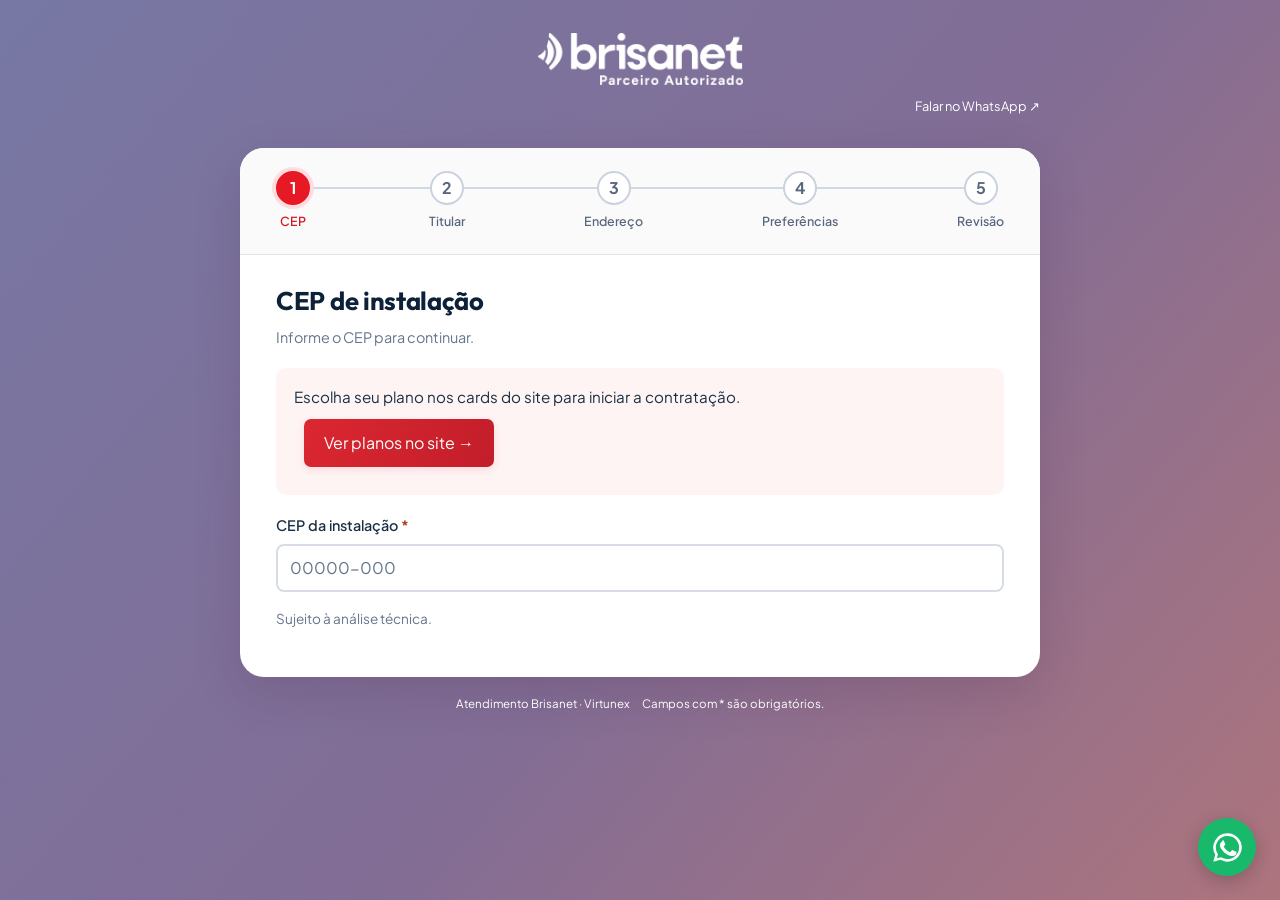
<file: form-contratacao.html>
<!doctype html><html lang="pt-BR"><head><meta charset="utf-8"><meta name="viewport" content="width=device-width,initial-scale=1"><meta name="theme-color" content="#dc202c"><title>Cadastro residencial | Brisanet</title><meta name="description" content="Envie seu cadastro residencial Brisanet e acompanhe o recebimento por protocolo."><link rel="icon" href="img/favicon.ico"><link rel="stylesheet" href="form-cadastro-v3.css?v=20261103-black2"><script type="module" src="form-contratacao.js?v=20261111-jp-book1"></script></head><body>
<header class="page-header"><a href="/" class="brand" aria-label="Voltar ao site Brisanet"><img src="img/logo.webp" width="450" height="114" alt="Brisanet — parceiro autorizado"></a><a class="human" href="https://wa.me/5584981194435" target="_blank" rel="noopener">Falar no WhatsApp ↗</a></header>
<main class="card"><nav class="progress" aria-label="Etapas do cadastro"><ol><li aria-current=step><i>1</i><span>CEP</span></li><li ><i>2</i><span>Titular</span></li><li ><i>3</i><span>Endereço</span></li><li ><i>4</i><span>Preferências</span></li><li ><i>5</i><span>Revisão</span></li></ol><p id="step-caption">Etapa 1 de 5 · CEP</p></nav><div class="card-content"><aside class="plan-strip" id="plan-strip" aria-label="Plano solicitado" hidden><div><strong id="plan-name"></strong><span id="plan-price"></span><small id="plan-condition"></small></div><div class="strip-actions"><button type="button" id="plan-details" aria-expanded="false" aria-controls="details-content">Detalhes <span aria-hidden="true">⌄</span></button><a id="change-plan" href="/#planos">Alterar plano</a></div><div id="details-content" class="plan-details-content" hidden></div></aside><div id="form-message" class="message" role="alert" tabindex="-1" hidden></div><form id="registration" novalidate><section data-step="0" aria-labelledby="heading-0" ><h1 id="heading-0" tabindex="-1">CEP de instalação</h1><p class="intro">Informe o CEP para continuar.</p><input type="hidden" id="plano_codigo" name="plano_codigo"><p class="field-error" id="plano_codigo-error"></p><div id="choose-plan" hidden><p>Escolha seu plano nos cards do site para iniciar a contratação.</p><a class="primary link-button" href="/#planos">Ver planos no site →</a></div><div class="field"><label for="cep">CEP da instalação <b>*</b></label><input id="cep" name="cep" type="text" autocomplete="postal-code" inputmode="numeric" maxlength="9" placeholder="00000-000" required aria-describedby="cep-error"><p class="field-error" id="cep-error"></p></div><p class="hint">Sujeito à análise técnica.</p><div class="actions"><button type="submit" class="primary" >Consultar CEP e continuar →</button></div></section><section data-step="1" aria-labelledby="heading-1" hidden><h1 id="heading-1" tabindex="-1">Dados do titular</h1><p class="intro">Informe os dados do titular.</p><div class="field"><label for="nome_completo">Nome completo <b>*</b></label><input id="nome_completo" name="nome_completo" type="text" autocomplete="name" maxlength="250" required aria-describedby="nome_completo-error"><p class="field-error" id="nome_completo-error"></p></div><div class="grid"><div class="field"><label for="cpf">CPF <b>*</b></label><input id="cpf" name="cpf" type="text" inputmode="numeric" maxlength="14" placeholder="000.000.000-00" required aria-describedby="cpf-error"><p class="field-error" id="cpf-error"></p></div><div class="field"><label for="rg">RG <span class="optional">(opcional)</span></label><input id="rg" name="rg" type="text" maxlength="40" aria-describedby="rg-error"><p class="field-error" id="rg-error"></p></div></div><div class="field"><label for="data_nascimento">Nascimento <b>*</b></label><input id="data_nascimento" name="data_nascimento" type="date" autocomplete="bday" required aria-describedby="data_nascimento-error"><p class="field-error" id="data_nascimento-error"></p></div><div class="grid"><div class="field"><label for="telefone">WhatsApp do titular <b>*</b></label><input id="telefone" name="telefone" type="tel" autocomplete="tel-national" inputmode="tel" maxlength="16" placeholder="(00) 00000-0000" required aria-describedby="telefone-error"><p class="field-error" id="telefone-error"></p></div><div class="field"><label for="telefone_alternativo">Telefone adicional <b>*</b></label><input id="telefone_alternativo" name="telefone_alternativo" type="tel" inputmode="tel" maxlength="16" placeholder="(00) 00000-0000" required aria-describedby="telefone_alternativo-error"><p class="field-error" id="telefone_alternativo-error"></p></div></div><div class="field"><label for="email">E-mail <b>*</b></label><input id="email" name="email" type="email" autocomplete="email" maxlength="254" required aria-describedby="email-error"><p class="field-error" id="email-error"></p></div><p class="hint">A validação de identidade será feita pelo titular, conforme orientação da operadora.</p><div class="actions"><button type="button" data-back>← Voltar</button><button type="submit" class="primary" >Continuar →</button></div></section><section data-step="2" aria-labelledby="heading-2" hidden><h1 id="heading-2" tabindex="-1">Endereço de instalação</h1><p class="intro">Complete o endereço de instalação.</p><div class="address-line"><span id="postal-summary"></span><button type="button" id="edit-cep">Alterar CEP</button></div><div class="street-grid"><div class="field"><label for="logradouro">Rua / avenida <b>*</b></label><input id="logradouro" name="logradouro" type="text" autocomplete="address-line1" maxlength="200" required aria-describedby="logradouro-error"><p class="field-error" id="logradouro-error"></p></div><div><div class="field"><label for="numero">Número externo <b>*</b></label><input id="numero" name="numero" type="text" maxlength="30" required aria-describedby="numero-error"><p class="field-error" id="numero-error"></p></div><label class="check"><input type="checkbox" id="sem_numero" name="sem_numero"> Sem número</label></div></div><div class="grid"><div class="field"><label for="bairro">Bairro <b>*</b></label><input id="bairro" name="bairro" type="text" maxlength="100" required aria-describedby="bairro-error"><p class="field-error" id="bairro-error"></p></div><div class="city-grid"><div class="field"><label for="cidade">Cidade <b>*</b></label><input id="cidade" name="cidade" type="text" autocomplete="address-level2" maxlength="100" required aria-describedby="cidade-error"><p class="field-error" id="cidade-error"></p></div><div class="field"><label for="uf">UF <b>*</b></label><select id="uf" name="uf" required aria-describedby="uf-error"><option value="">UF</option><option value="AC">AC</option><option value="AL">AL</option><option value="AP">AP</option><option value="AM">AM</option><option value="BA">BA</option><option value="CE">CE</option><option value="DF">DF</option><option value="ES">ES</option><option value="GO">GO</option><option value="MA">MA</option><option value="MT">MT</option><option value="MS">MS</option><option value="MG">MG</option><option value="PA">PA</option><option value="PB">PB</option><option value="PR">PR</option><option value="PE">PE</option><option value="PI">PI</option><option value="RJ">RJ</option><option value="RN">RN</option><option value="RS">RS</option><option value="RO">RO</option><option value="RR">RR</option><option value="SC">SC</option><option value="SP">SP</option><option value="SE">SE</option><option value="TO">TO</option></select><p class="field-error" id="uf-error"></p></div></div></div><fieldset><legend>Tipo de imóvel <b>*</b></legend><div class="property-options"><label><input type="radio" required aria-describedby="tipo_imovel-error" name="tipo_imovel" value="CASA"><span aria-hidden="true">⌂</span>Casa</label><label><input type="radio" required aria-describedby="tipo_imovel-error" name="tipo_imovel" value="EDIFICIO"><span aria-hidden="true">▤</span>Apartamento</label><label><input type="radio" required aria-describedby="tipo_imovel-error" name="tipo_imovel" value="CONDOMINIO"><span aria-hidden="true">⌘</span>Condomínio</label></div><p class="field-error" id="tipo_imovel-error"></p></fieldset><div data-property="CASA" hidden><label class="check"><input type="checkbox" name="tem_complemento" id="tem_complemento"> O imóvel tem complemento (andar, fundos, anexo)</label><div id="house-complement" hidden><div class="field"><label for="complemento">Complemento <b>*</b></label><input id="complemento" name="complemento" type="text" maxlength="200" required aria-describedby="complemento-error"><p class="field-error" id="complemento-error"></p></div></div></div><div id="condominium-fields" hidden><div class="field"><label for="nome_condominio">Nome do edifício / condomínio <b>*</b></label><input id="nome_condominio" name="nome_condominio" type="text" maxlength="100" required aria-describedby="nome_condominio-error"><p class="field-error" id="nome_condominio-error"></p></div></div><div data-property="EDIFICIO" class="grid" hidden><div class="field"><label for="apartamento">Apartamento <b>*</b></label><input id="apartamento" name="apartamento" type="text" maxlength="30" required aria-describedby="apartamento-error"><p class="field-error" id="apartamento-error"></p></div><div class="field"><label for="bloco">Bloco / torre, se houver</label><input id="bloco" name="bloco" type="text" maxlength="40"  aria-describedby="bloco-error"><p class="field-error" id="bloco-error"></p></div></div><div data-property="CONDOMINIO" class="grid" hidden><div class="field"><label for="casa_lote">Casa / lote <b>*</b></label><input id="casa_lote" name="casa_lote" type="text" maxlength="30" required aria-describedby="casa_lote-error"><p class="field-error" id="casa_lote-error"></p></div><div class="field"><label for="quadra_alameda">Quadra / alameda, se houver</label><input id="quadra_alameda" name="quadra_alameda" type="text" maxlength="50"  aria-describedby="quadra_alameda-error"><p class="field-error" id="quadra_alameda-error"></p></div></div><div class="grid"><div class="field"><label for="referencia1">Ponto de referência 1 <b>*</b></label><input id="referencia1" name="referencia1" type="text" maxlength="255" required aria-describedby="referencia1-error"><p class="field-error" id="referencia1-error"></p></div><div class="field"><label for="referencia2">Ponto de referência 2 <b>*</b></label><input id="referencia2" name="referencia2" type="text" maxlength="255" required aria-describedby="referencia2-error"><p class="field-error" id="referencia2-error"></p></div></div><div class="actions"><button type="button" data-back>← Voltar</button><button type="submit" class="primary" >Continuar →</button></div></section><section data-step="3" aria-labelledby="heading-3" hidden><h1 id="heading-3" tabindex="-1">Preferências de visita</h1><p class="intro">Escolha duas opções de data e período.</p><div class="preference"><strong>1ª preferência</strong><div class="grid"><div class="field"><label for="data1">Data <b>*</b></label><input id="data1" name="data1" type="date"  required aria-describedby="data1-error"><p class="field-error" id="data1-error"></p></div><div class="field"><label for="periodo1">Período <b>*</b></label><select id="periodo1" name="periodo1" required aria-describedby="periodo1-error"><option value="">Selecione</option><option value="MANHA">Manhã · 08h–12h</option><option value="TARDE">Tarde · 12h–18h</option></select><p class="field-error" id="periodo1-error"></p></div></div></div><div class="preference"><strong>2ª preferência</strong><div class="grid"><div class="field"><label for="data2">Data <b>*</b></label><input id="data2" name="data2" type="date"  required aria-describedby="data2-error"><p class="field-error" id="data2-error"></p></div><div class="field"><label for="periodo2">Período <b>*</b></label><select id="periodo2" name="periodo2" required aria-describedby="periodo2-error"><option value="">Selecione</option><option value="MANHA">Manhã · 08h–12h</option><option value="TARDE">Tarde · 12h–18h</option></select><p class="field-error" id="periodo2-error"></p></div></div></div><p class="hint">Preferências sujeitas à disponibilidade da agenda técnica.</p><div class="actions"><button type="button" data-back>← Voltar</button><button type="submit" class="primary" >Continuar →</button></div></section><section data-step="4" aria-labelledby="heading-4" hidden><h1 id="heading-4" tabindex="-1">Confira seu cadastro</h1><p class="intro">Revise os dados antes de enviar.</p><div id="review"></div><label class="check consent"><input type="checkbox" id="consent" name="consent" required>Autorizo o uso dos meus dados para cadastrar o plano escolhido e receber contato sobre minha contratação.</label><p class="hint">O envio não conclui a contratação, sujeita à análise interna. <button type="button" id="privacy-details">Sobre o uso dos dados</button></p><div class="actions"><button type="button" data-back>← Voltar</button><button type="submit" class="primary" id=send>Enviar solicitação →</button></div></section></form><section id="success" hidden aria-labelledby="success-title"><span class="success-mark" aria-hidden="true">✓</span><h1 id="success-title" tabindex="-1">Solicitação recebida!</h1><p>Seu cadastro foi salvo. A equipe vai conferir os dados, a cobertura e as condições antes de concluir a contratação.</p><div class="receipt"><span>Seu protocolo</span><strong id="receipt-protocol"></strong></div><p>Biometria e instalação dependem da orientação e confirmação da operadora.</p><a class="primary link-button" href="https://wa.me/5584981194435" target="_blank" rel="noopener">Falar no WhatsApp ↗</a><button type="button" id="another-registration">Iniciar outro cadastro</button></section></div></main><footer>Atendimento Brisanet · Virtunex <span>Campos com * são obrigatórios.</span></footer><dialog id="privacy-dialog" aria-labelledby="privacy-heading"><div class="dialog-heading"><h2 id="privacy-heading">Uso dos dados</h2><button type="button" data-close aria-label="Fechar informações">×</button></div><p>A Virtunex recebe o cadastro para atender sua solicitação Brisanet, conferir disponibilidade e entrar em contato. Os dados necessários poderão ser encaminhados à operadora para prosseguir com o cadastro solicitado.</p><p>Para esclarecer ou corrigir seus dados, fale com nossa equipe pelo <a href="https://wa.me/5584981194435" target="_blank" rel="noopener">WhatsApp de atendimento</a>.</p><p>Este formulário não realiza contratação automática nem confirma instalação.</p></dialog><a class="whatsapp-float" href="https://wa.me/5584981194435" target="_blank" rel="noopener" aria-label="Falar no WhatsApp"><svg viewBox="0 0 32 32" aria-hidden="true"><path fill="currentColor" d="M16 3a13 13 0 0 0-11.2 19.6L3 29l6.6-1.7A13 13 0 1 0 16 3zm0 2.4a10.6 10.6 0 1 1-5.4 19.7l-.5-.3-3.8 1 1-3.7-.3-.5A10.6 10.6 0 0 1 16 5.4zm-4.6 5c-.3 0-.7.1-1 .5-.4.4-1.3 1.2-1.3 3s1.3 3.4 1.5 3.7c.2.2 2.6 4 6.4 5.4 3.1 1.1 3.8.9 4.5.8.7-.1 2.2-.9 2.5-1.8.3-.9.3-1.7.2-1.8-.1-.2-.4-.3-.9-.6l-2.5-1.2c-.3-.1-.6-.2-.9.2l-1.2 1.4c-.2.3-.4.3-.8.1-1.5-.7-2.6-1.3-3.7-2.5-.8-.9-1.3-1.9-1.5-2.2-.2-.4 0-.6.2-.8l.6-.7c.2-.2.3-.4.4-.6.1-.3 0-.5-.1-.7l-1.1-2.6c-.3-.6-.6-.6-.9-.6h-.4z"/></svg></a></body></html>
</file>
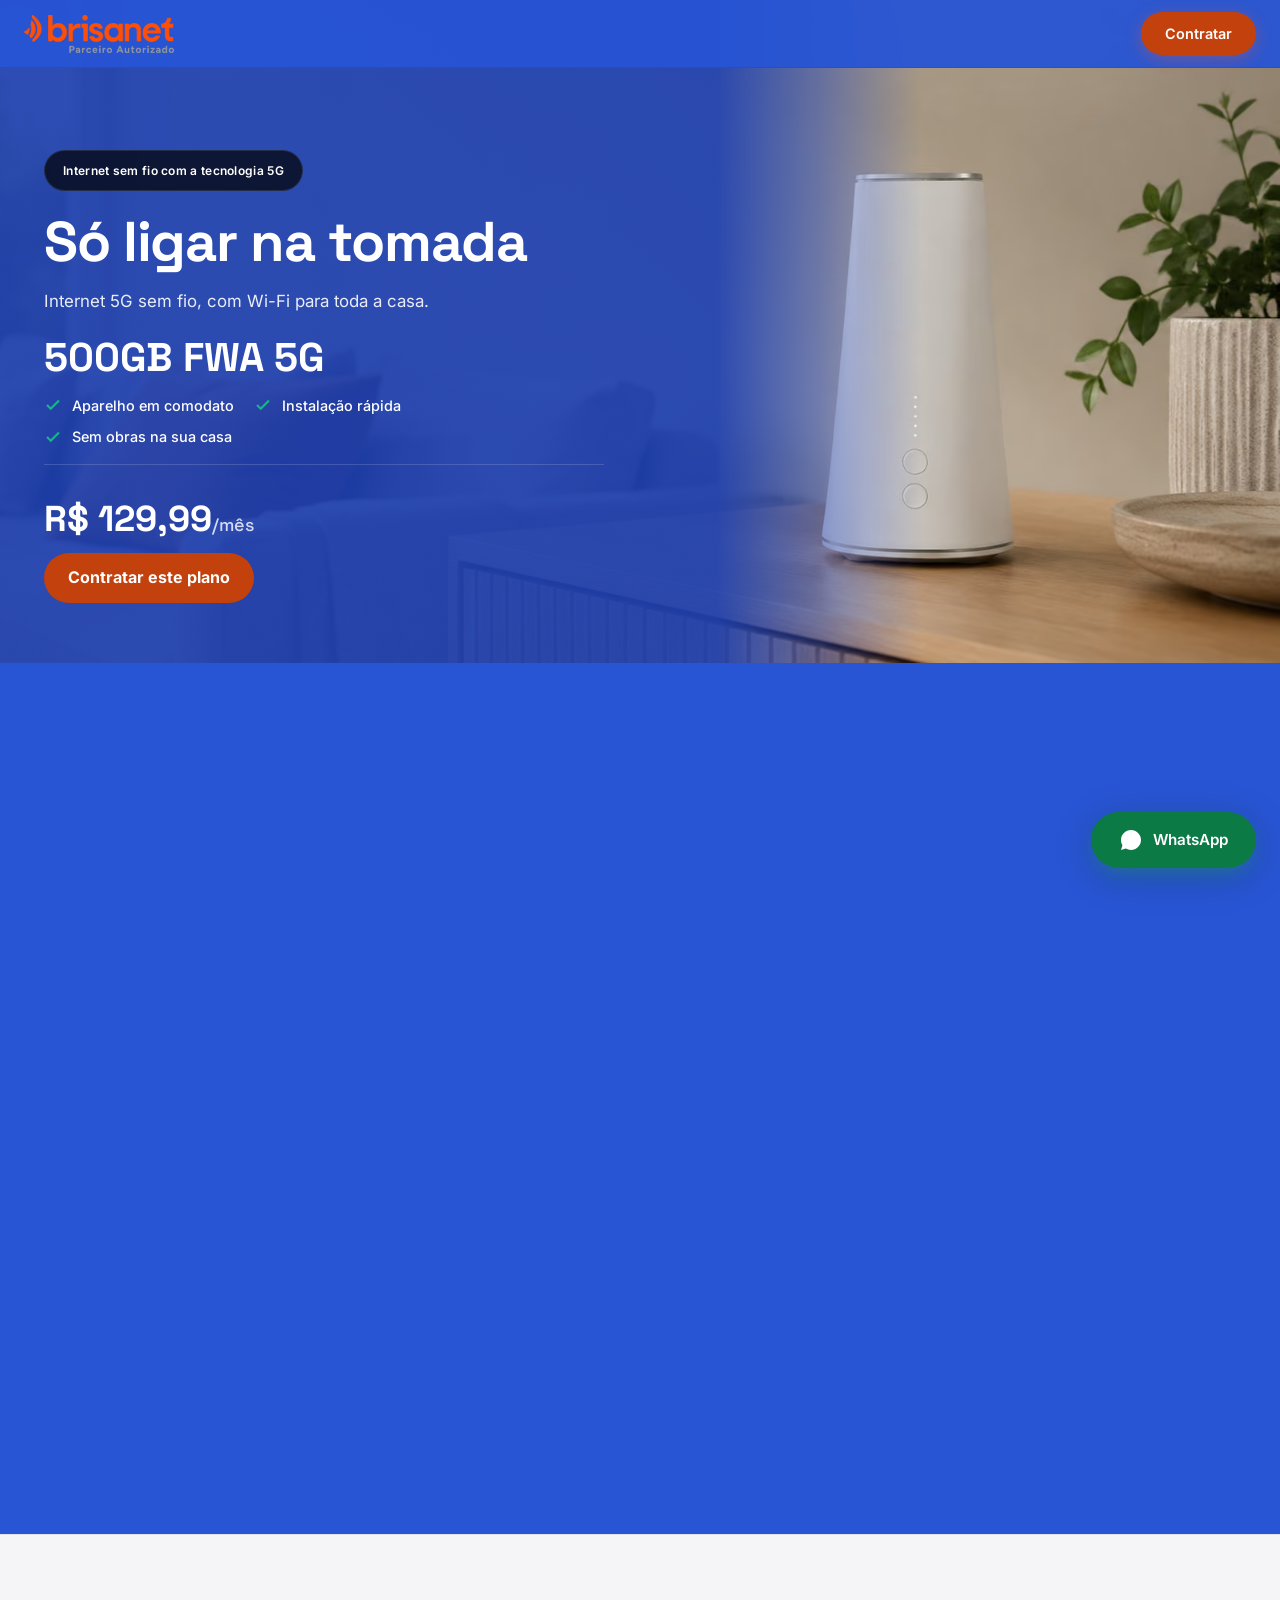
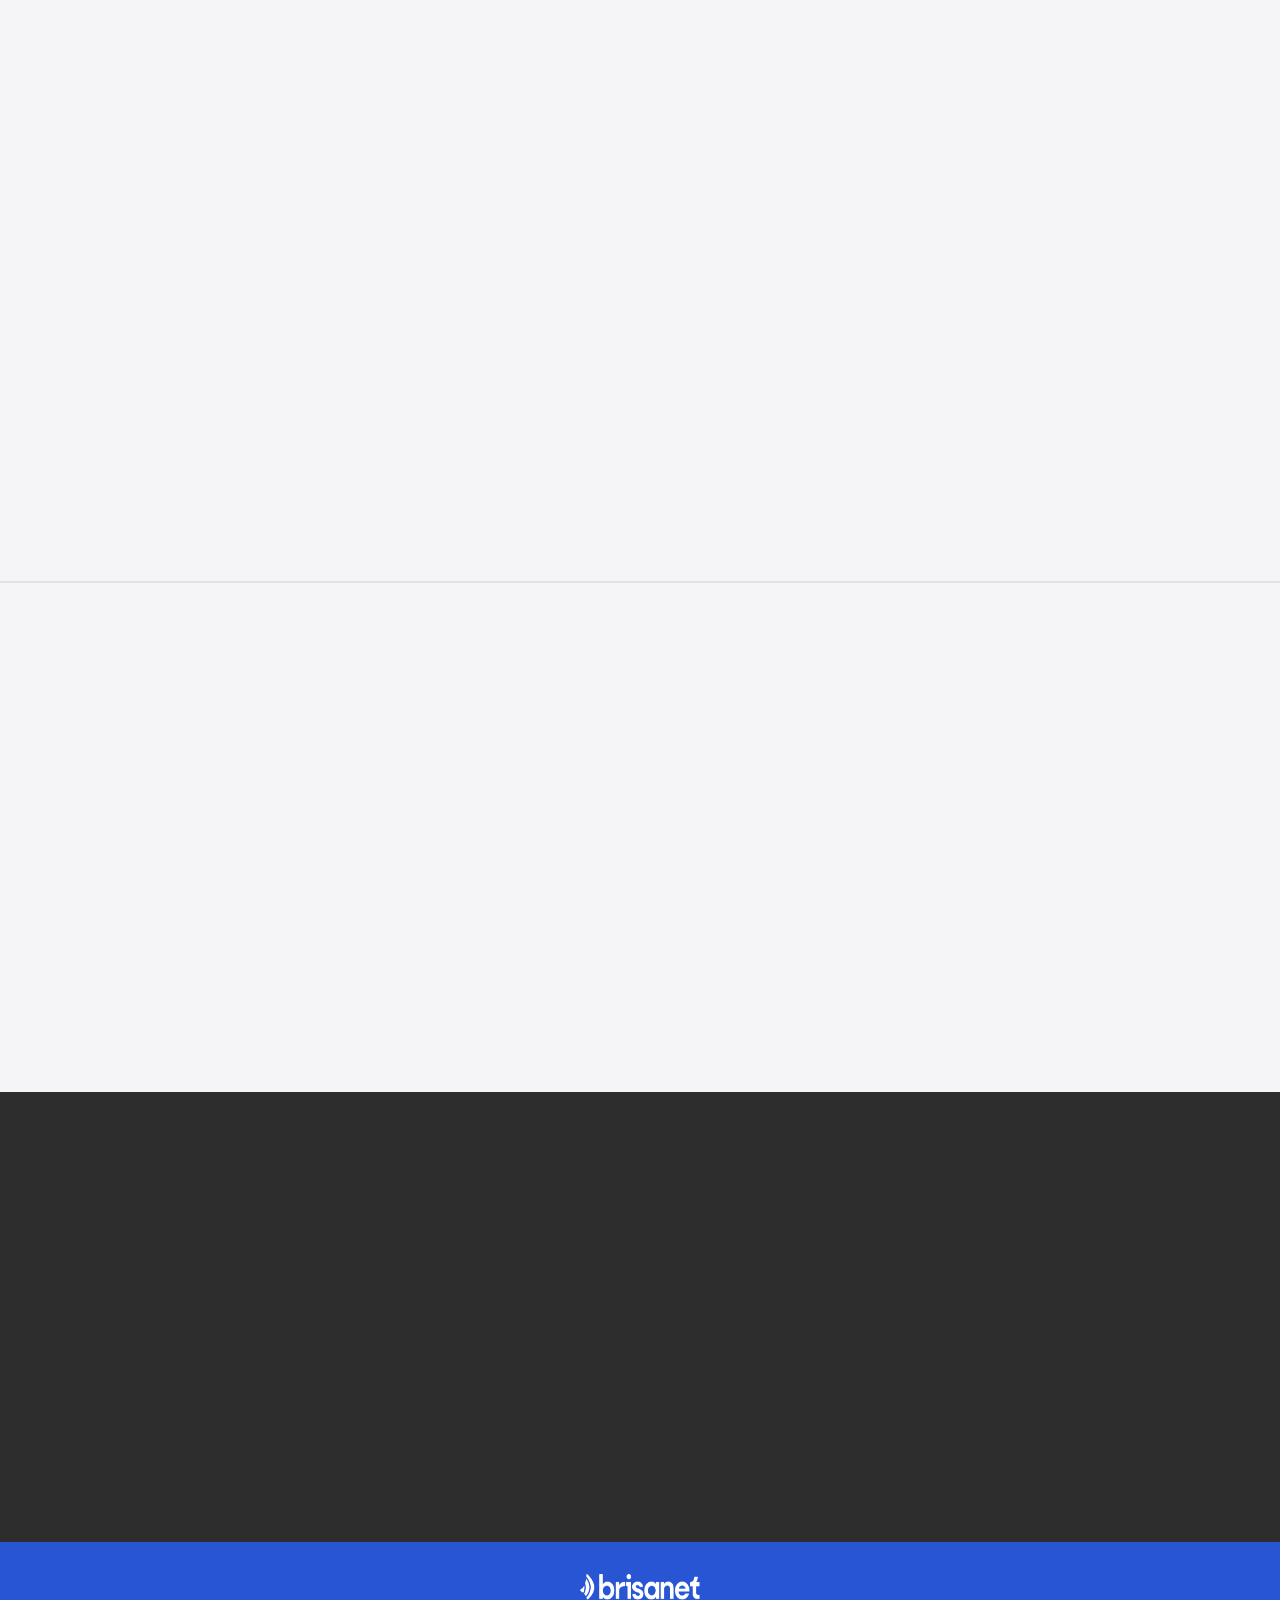
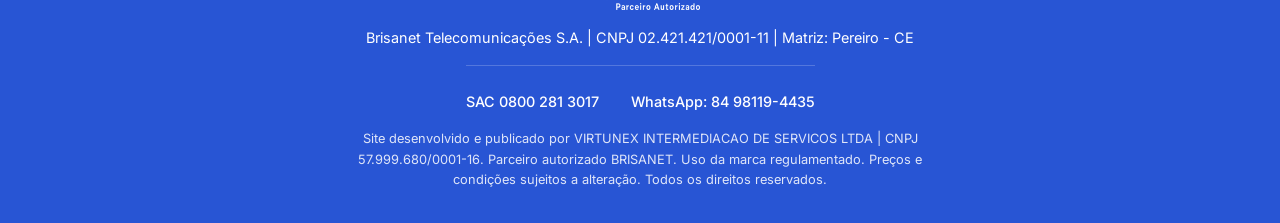
<file: fwa-campanha.html>
<!DOCTYPE html>
<html lang="pt-BR">
<head>
  <meta charset="utf-8">
  <meta name="viewport" content="width=device-width, initial-scale=1">
  <meta name="robots" content="noindex">
  <meta name="description" content="Internet 5G FWA Brisanet: conexão sem fio de alta velocidade para sua casa. Planos a partir de R$ 99,90 com aparelho em comodato.">
  <meta name="theme-color" content="#2855d4">
  <title>Internet 5G FWA Brisanet | Contrate Agora</title>
  <link rel="icon" type="image/x-icon" href="img/favicon.ico">

  <!-- Fundo do hero = elemento LCP desta pagina -->
  <link rel="preload" as="image" href="img/fwa-hero-mob-800.avif" type="image/avif" media="(max-width: 768px)" fetchpriority="high">
  <link rel="preload" as="image" href="img/fwa-hero-1000.avif" type="image/avif" media="(min-width: 769px) and (max-width: 1024px)" fetchpriority="high">
  <link rel="preload" as="image" href="img/fwa-hero-1600.avif" type="image/avif" media="(min-width: 1025px)" fetchpriority="high">
  <link rel="preload" href="fonts/inter-latin.woff2" as="font" type="font/woff2" crossorigin>
  <link rel="preload" href="fonts/space-grotesk-latin.woff2" as="font" type="font/woff2" crossorigin>
  <!-- Google Tag Manager (GTM-WS3T5W6V) -->
  <script>
    /* dataLayer e gtm.start ficam imediatos (sem rede) para nao perder eventos
       empurrados antes do container carregar. So a injecao do gtm.js e' adiada:
       acontece no load ou na primeira interacao, o que vier primeiro. */
    window.dataLayer = window.dataLayer || [];
    window.dataLayer.push({'gtm.start': new Date().getTime(), event: 'gtm.js'});
    (function (w, d, s, i) {
      var done = false;
      function loadGTM() {
        if (done) return;
        done = true;
        var f = d.getElementsByTagName(s)[0], j = d.createElement(s);
        j.async = true;
        j.src = 'https://www.googletagmanager.com/gtm.js?id=' + i;
        f.parentNode.insertBefore(j, f);
      }
      ['pointerdown', 'keydown', 'touchstart', 'scroll'].forEach(function (e) {
        w.addEventListener(e, loadGTM, {once: true, passive: true});
      });
      if (d.readyState === 'complete') setTimeout(loadGTM, 0);
      else w.addEventListener('load', function () { setTimeout(loadGTM, 0); });
    })(window, document, 'script', 'GTM-WS3T5W6V');
  </script>
  <!-- End Google Tag Manager -->
  <style>
    /* ===== FONTES SELF-HOSTED =====
       Variaveis (eixo wght num unico arquivo por subset). Os intervalos
       declarados reproduzem o casamento de pesos que o Google Fonts fazia:
       pesos fora do intervalo sao arredondados para a borda mais proxima. */
    @font-face {
      font-family: 'Inter';
      font-style: normal;
      font-weight: 400 700;
      font-display: swap;
      src: url('fonts/inter-latin.woff2') format('woff2');
      unicode-range: U+0000-00FF, U+0131, U+0152-0153, U+02BB-02BC, U+02C6, U+02DA, U+02DC, U+0304, U+0308, U+0329, U+2000-206F, U+20AC, U+2122, U+2191, U+2193, U+2212, U+2215, U+FEFF, U+FFFD;
    }

    @font-face {
      font-family: 'Inter';
      font-style: normal;
      font-weight: 400 700;
      font-display: swap;
      src: url('fonts/inter-latin-ext.woff2') format('woff2');
      unicode-range: U+0100-02BA, U+02BD-02C5, U+02C7-02CC, U+02CE-02D7, U+02DD-02FF, U+0304, U+0308, U+0329, U+1D00-1DBF, U+1E00-1E9F, U+1EF2-1EFF, U+2020, U+20A0-20AB, U+20AD-20C0, U+2113, U+2C60-2C7F, U+A720-A7FF;
    }

    @font-face {
      font-family: 'Space Grotesk';
      font-style: normal;
      font-weight: 500 700;
      font-display: swap;
      src: url('fonts/space-grotesk-latin.woff2') format('woff2');
      unicode-range: U+0000-00FF, U+0131, U+0152-0153, U+02BB-02BC, U+02C6, U+02DA, U+02DC, U+0304, U+0308, U+0329, U+2000-206F, U+20AC, U+2122, U+2191, U+2193, U+2212, U+2215, U+FEFF, U+FFFD;
    }

    @font-face {
      font-family: 'Space Grotesk';
      font-style: normal;
      font-weight: 500 700;
      font-display: swap;
      src: url('fonts/space-grotesk-latin-ext.woff2') format('woff2');
      unicode-range: U+0100-02BA, U+02BD-02C5, U+02C7-02CC, U+02CE-02D7, U+02DD-02FF, U+0304, U+0308, U+0329, U+1D00-1DBF, U+1E00-1E9F, U+1EF2-1EFF, U+2020, U+20A0-20AB, U+20AD-20C0, U+2113, U+2C60-2C7F, U+A720-A7FF;
    }

    :root {
      /* Tema Híbrido Residencial - Cores Vibrantes Brisanet */

      /* Cores da Marca */
      --brand-blue: #2855d4;
      --brand-orange: #FF5722;
      --brand-blue-dark: #1a237e;

      /* Backgrounds por Seção - Versão Alternativa */
      --bg-hero: #2855d4;           /* Hero - Azul Vibrante */
      --bg-plans: #2855d4;          /* Seção Planos - Azul Vibrante */
      --bg-benefits: #f5f5f7;       /* Benefícios - Cinza Claro */
      --bg-testimonials: #2855d4;   /* Depoimentos - Azul Vibrante */
      --bg-faq: #f5f5f7;            /* FAQ - Cinza Claro */
      --bg-cta: #2d2d2d;            /* CTA Final - Cinza Escuro */
      --bg-footer: #2855d4;         /* Footer - Azul Vibrante */

      /* Backgrounds legados */
      --bg-light: #f5f5f7;
      --bg-dark: #0a0a0f;
      --bg-dark-2: #12121a;

      /* Backgrounds legados (mantidos para compatibilidade) */
      --bg: #0a0a0f;
      --bg2: #12121a;
      --bg3: #1a1a24;

      /* Cards - Versão Cards Brancos */
      --card-on-blue: #ffffff;      /* Card branco sobre fundo azul */
      --card-on-light: #ffffff;     /* Card branco sobre fundo cinza */
      --card-on-dark: #12121a;      /* Card sobre fundo escuro */
      --card-light: #ffffff;        /* Card branco */

      /* Surfaces */
      --surface: rgba(255, 255, 255, 0.03);
      --surface-hover: rgba(255, 255, 255, 0.06);
      --surface-light: rgba(0, 0, 0, 0.03);

      /* Textos - Melhor contraste WCAG */
      --text: #ffffff;
      --text2: #e8e8e8;
      --text-muted: #b0b0b0;
      --text-subtle: #8a8a8a;

      /* Textos sobre fundos claros */
      --text-on-light: #1a237e;     /* Azul escuro para títulos */
      --text-on-light-muted: #5f6368; /* Cinza médio para subtítulos */
      --text-on-light-body: #3c4043; /* Cinza escuro para corpo */

      /* Textos sobre cards brancos */
      --text-on-white: #1a1a1a;     /* Preto para textos principais */
      --text-on-white-muted: #5f6368; /* Cinza para textos secundários */
      --text-on-white-subtle: #9aa0a6; /* Cinza claro para textos sutis */

      /* Brand Colors */
      --accent: #FF5722;             /* Laranja vibrante (atualizado) */
      --accent2: #FF8C42;
      --accent-gradient: linear-gradient(135deg, #FF5722 0%, #FF8C42 50%, #ffb347 100%);
      --accent-glow: rgba(255, 87, 34, 0.4);

      --blue: #2855d4;               /* Azul vibrante (atualizado) */
      --blue-light: #4a90e2;
      --blue-dark: #1a237e;
      --blue-gradient: linear-gradient(135deg, #2855d4 0%, #4a90e2 100%);

      --green: #10b981;

      /* Versoes escurecidas para quando a cor CARREGA TEXTO.
         Medido: #FF5722 da' 3,16:1 com branco (reprova em AA);
         #C2410C da' 5,18:1. #10b981 da' 2,54:1 com branco; #047857 da' 5,48:1. */
      --accent-ink: #C2410C;
      --green-ink: #047857;
      --text-on-white-muted-aa: #5F6368;   /* 6,05:1 sobre branco */
      --green-glow: rgba(16, 185, 129, 0.3);

      /* Borders */
      --border: rgba(255, 255, 255, 0.08);
      --border-hover: rgba(255, 255, 255, 0.15);
      --border-accent: rgba(255, 87, 34, 0.3);
      --border-light: rgba(0, 0, 0, 0.08);      /* Borda sobre fundos claros */
      --border-light-hover: rgba(0, 0, 0, 0.15);

      /* Shadows */
      --shadow-sm: 0 2px 8px rgba(0, 0, 0, 0.1);
      --shadow-md: 0 4px 20px rgba(0, 0, 0, 0.15);
      --shadow-lg: 0 8px 40px rgba(0, 0, 0, 0.2);
      --shadow-xl: 0 20px 60px rgba(0, 0, 0, 0.25);
      --shadow-glow: 0 0 40px rgba(255, 87, 34, 0.2);
      --shadow-accent: 0 8px 30px rgba(255, 87, 34, 0.3);
      --shadow-card-light: 0 2px 12px rgba(0, 0, 0, 0.08); /* Sombra para cards sobre claro */

      /* Motion */
      --ease-out: cubic-bezier(0.16, 1, 0.3, 1);
      --ease-spring: cubic-bezier(0.34, 1.56, 0.64, 1);
    }

    *, *::before, *::after { box-sizing: border-box; margin: 0; padding: 0; }
    html { scroll-behavior: smooth; }
    
    body {
      font-family: 'Inter', -apple-system, BlinkMacSystemFont, system-ui, sans-serif;
      color: var(--text2);
      background: var(--bg);
      min-height: 100vh;
      overflow-x: hidden;
      -webkit-font-smoothing: antialiased;
      line-height: 1.6;
    }

    /* Scrollbar */
    ::-webkit-scrollbar { width: 8px; }
    ::-webkit-scrollbar-track { background: var(--bg2); }
    ::-webkit-scrollbar-thumb { background: var(--accent); border-radius: 4px; }

    img, svg { display: block; max-width: 100%; }

    /* Rede de seguranca: com display:block e max-width:100%, um <svg viewBox>
       sem width/height ocupa a largura do container. Se por qualquer motivo a
       regra de tamanho do componente nao chegar, o icone fica pequeno em vez
       de tomar a tela. Qualquer regra especifica sobrescreve isto. */
    /* :where() zera a especificidade — senao esta guarda venceria
       .plan-feature svg (0,1,1) e todo icone viraria 20px. */
    svg:where(:not([width]):not([height])) { width: 1.25rem; height: 1.25rem; }
    a { color: inherit; text-decoration: none; }
    button { font: inherit; cursor: pointer; border: none; background: none; }
    ul { list-style: none; }
    
    ::selection { background: var(--accent); color: white; }

    /* Focus states para acessibilidade de teclado */
    :focus-visible {
      outline: 2px solid var(--accent);
      outline-offset: 2px;
    }

    button:focus-visible,
    a:focus-visible {
      outline: 2px solid var(--accent);
      outline-offset: 2px;
    }

    .plan-cta:focus-visible,
    .cta-btn-p:focus-visible,
    .nav-cta:focus-visible {
      outline-color: #ffffff;
      box-shadow: 0 0 0 4px rgba(255, 87, 34, 0.3);
    }

    .container { width: 100%; max-width: 1280px; margin: 0 auto; padding: 0 1.5rem; }
    .section { padding: 5rem 0; position: relative; }

    @media (max-width: 768px) {
      .section { padding: 3.5rem 0; }
      .container { padding: 0 1rem; }
    }

    /* ========================================
       NAVIGATION
    ======================================== */
    
    .nav {
      position: fixed;
      top: 0;
      left: 0;
      right: 0;
      z-index: 200;
      padding: 0.75rem 0;
      /* branco solido desde o topo: o logo laranja nao tem contraste sobre o azul do hero */
      background: #ffffff;
      border-bottom: 1px solid rgba(0, 0, 0, 0.08);
      transition: padding 0.4s var(--ease-out), box-shadow 0.4s var(--ease-out);
    }

    .nav.scrolled {
      box-shadow: 0 2px 20px rgba(0, 0, 0, 0.1);
      padding: 0.5rem 0;
    }
    
    .nav-inner {
      display: flex;
      align-items: center;
      justify-content: space-between;
      gap: 2rem;
    }

    .logo { display: flex; align-items: center; gap: 0.5rem; }
    .logo-img { height: 38px; width: auto; }

    .nav-links { display: flex; align-items: center; gap: 0.5rem; }
    
    .nav-link {
      padding: 0.5rem 1rem;
      font-size: 0.9rem;
      font-weight: 500;
      color: #1a1a1a;
      border-radius: 8px;
      transition: all 0.2s ease;
    }
    
    .nav-link:hover { color: var(--brand-blue); background: rgba(40, 85, 212, 0.08); }
    
    .nav-switch {
      display: flex;
      align-items: center;
      gap: 0.5rem;
      padding: 0.5rem 1rem;
      font-size: 0.875rem;
      font-weight: 600;
      color: var(--brand-blue);
      background: transparent;
      border: 2px solid var(--brand-blue);
      border-radius: 50px;
      text-decoration: none;
      transition: all 0.3s ease;
      margin-left: 0.5rem;
    }
    .nav-switch:hover {
      /* era var(--primary) — variavel inexistente: o fundo ficava transparente
         e o texto branco desaparecia sobre a navbar branca. */
      background: var(--brand-blue);
      color: #ffffff;
      transform: translateY(-2px);
    }
    .nav-switch svg {
      width: 16px;
      height: 16px;
    }

    .nav-cta {
      padding: 0.625rem 1.5rem;
      /* laranja escuro: o --accent (#ff5722) dava 3,16:1 com branco */
      background: #C2410C;
      border-radius: 50px;
      font-size: 0.9rem;
      font-weight: 600;
      color: white;
      box-shadow: 0 4px 16px rgba(255, 87, 34, 0.3);
      transition: all 0.3s var(--ease-out);
    }
    
    .nav-cta:hover { transform: translateY(-2px); box-shadow: var(--shadow-glow); }

    .mobile-btn {
      display: none;
      flex-direction: column;
      gap: 5px;
      padding: 0.5rem;
    }
    
    .mobile-btn span {
      display: block;
      width: 22px;
      height: 2px;
      background: #1a1a1a;
      border-radius: 2px;
      transition: all 0.3s var(--ease-out);
    }
    
    .mobile-btn.active span:nth-child(1) { transform: rotate(45deg) translate(5px, 5px); }
    .mobile-btn.active span:nth-child(2) { opacity: 0; }
    .mobile-btn.active span:nth-child(3) { transform: rotate(-45deg) translate(5px, -5px); }

    .mobile-menu {
      position: fixed;
      inset: 0;
      background: var(--bg);
      z-index: 300;
      display: flex;
      flex-direction: column;
      align-items: flex-start;
      justify-content: flex-start;
      padding: 80px 24px 32px;
      gap: 0;
      opacity: 0;
      visibility: hidden;
      transition: all 0.4s var(--ease-out);
    }

    .mobile-menu-close {
      position: absolute;
      top: 20px;
      right: 20px;
      width: 44px;
      height: 44px;
      background: transparent;
      border: none;
      cursor: pointer;
      display: flex;
      align-items: center;
      justify-content: center;
      color: var(--text);
      font-size: 1.5rem;
      border-radius: 50%;
      transition: all 0.3s ease;
    }

    .mobile-menu-close:hover {
      background: rgba(255, 255, 255, 0.1);
    }

    .mobile-menu-close svg {
      width: 24px;
      height: 24px;
    }

    .mobile-menu.active { opacity: 1; visibility: visible; }

    .mobile-menu a {
      font-size: 1.25rem;
      font-weight: 600;
      color: var(--text);
      padding: 1rem 0;
      width: 100%;
      border-bottom: 1px solid rgba(255, 255, 255, 0.1);
      opacity: 0;
      transform: translateX(-20px);
      transition: all 0.3s var(--ease-out);
    }

    .mobile-menu a:last-of-type {
      border-bottom: none;
    }

    .mobile-menu a:hover {
      color: var(--accent);
    }

    .mobile-menu.active a { opacity: 1; transform: translateX(0); }
    .mobile-menu.active a:nth-child(2) { transition-delay: 100ms; }
    .mobile-menu.active a:nth-child(2) { transition-delay: 150ms; }
    .mobile-menu.active a:nth-child(3) { transition-delay: 200ms; }
    .mobile-menu.active a:nth-child(4) { transition-delay: 250ms; }
    .mobile-menu.active a:nth-child(5) { transition-delay: 300ms; }

    @media (max-width: 768px) {
      .nav-links, .nav-cta { display: none; }
      .mobile-btn { display: flex; }
    }

    /* ========================================
       HERO BANNER - Background Image Style
    ======================================== */

    .hero-banner {
      position: relative;
      width: 100%;
      min-height: 600px;
      /* DEC-011/DEC-012: hero institucional do FWA (sala com o roteador sobre o
         aparador). O gradiente fica como camada de baixo, cobrindo o intervalo
         entre o primeiro paint e a chegada da foto.
         `right center`: quando o cover corta na horizontal, o corte sai pela
         esquerda e o roteador (a ~72% da largura da foto) nunca e' cortado.
         Esta declaracao e' o fallback para quem nao tem image-set(). */
      background:
        url('img/fwa-hero-1600.webp'),
        radial-gradient(ellipse at top left, #3b6be8 0%, #2855d4 50%, #1e45b8 100%);
      background-size: cover, cover;
      /* 78% em vez de 100%: quando a caixa e' estreita e alta o cover corta na
         horizontal, e esse deslocamento tira o roteador de baixo do veu. Onde
         nao ha corte horizontal (>=1280px) a posicao nao muda nada. */
      background-position: 78% center, center;
      background-repeat: no-repeat;
      display: flex;
      align-items: center;
      padding-top: 90px;
      overflow: hidden;
    }

    @supports (background-image: image-set(url('x.avif') type('image/avif'))) {
      .hero-banner {
        background-image:
          image-set(url('img/fwa-hero-1600.avif') type('image/avif'),
                    url('img/fwa-hero-1600.webp') type('image/webp')),
          radial-gradient(ellipse at top left, #3b6be8 0%, #2855d4 50%, #1e45b8 100%);
      }
    }

    /* Desktop estreito: o recorte de 1000px basta e poupa 12 KB. Acima de
       1024px o 1600 entra para nao ampliar a foto. */
    @media (min-width: 769px) and (max-width: 1024px) {
      .hero-banner {
        background-image:
          url('img/fwa-hero-1000.webp'),
          radial-gradient(ellipse at top left, #3b6be8 0%, #2855d4 50%, #1e45b8 100%);
      }

      @supports (background-image: image-set(url('x.avif') type('image/avif'))) {
        .hero-banner {
          background-image:
            image-set(url('img/fwa-hero-1000.avif') type('image/avif'),
                      url('img/fwa-hero-1000.webp') type('image/webp')),
            radial-gradient(ellipse at top left, #3b6be8 0%, #2855d4 50%, #1e45b8 100%);
        }
      }
    }

    /* Veu sobre o lado claro da foto (parede e sofa bege). Medido: o texto vai
       ate 56% da largura no pior caso (viewport de 769px) e o roteador comeca
       por volta de 66% — a queda entre 56% e 72% cabe nessa folga, entao o
       texto fica legivel sem veu sobre o aparelho. */
    .hero-banner__overlay {
      position: absolute;
      top: 0;
      left: 0;
      width: 100%;
      height: 100%;
      background: linear-gradient(90deg,
        rgba(30, 64, 175, 0.93) 0%,
        rgba(30, 64, 175, 0.92) 56%,
        rgba(30, 64, 175, 0.50) 64%,
        rgba(30, 64, 175, 0.0) 72%);
      pointer-events: none;
      z-index: 1;
    }

    .hero-banner__content {
      position: relative;
      z-index: 2;
      max-width: 600px;
      padding: 60px 20px;
    }

    .hero-banner__badge {
      display: inline-flex;
      align-items: center;
      gap: 8px;
      background: rgba(0, 0, 0, 0.7);
      color: #ffffff;
      font-size: 0.75rem;
      font-weight: 600;
      padding: 10px 18px;
      border-radius: 50px;
      margin-bottom: 20px;
      letter-spacing: 0.3px;
      text-transform: none;
      backdrop-filter: blur(10px);
      border: 1px solid rgba(255, 255, 255, 0.1);
    }

    .hero-banner__badge svg {
      color: #FFD700;
      filter: drop-shadow(0 0 4px rgba(255, 215, 0, 0.5));
    }

    .hero-banner__title {
      font-family: 'Space Grotesk', sans-serif;
      /* Escala do H1: sempre ~1.35x o .section-title (H2) em qualquer largura.
         A regra anterior (5vw) fazia o H2 ultrapassar o H1 entre 769px e ~1100px. */
      font-size: clamp(2.25rem, 1.45rem + 3.4vw, 3.5rem);
      font-weight: 800;
      color: #ffffff;
      line-height: 1.1;
      letter-spacing: -0.02em;
      margin-bottom: 16px;
    }

    .hero-banner__title .highlight {
      color: #FF6B35;
    }

    .hero-banner__subtitle {
      font-size: 1.05rem;
      color: rgba(255, 255, 255, 0.9);
      margin-bottom: 24px;
      line-height: 1.5;
    }

    .hero-banner__checks {
      display: flex;
      flex-direction: column;
      gap: 10px;
      margin-bottom: 20px;
      padding-bottom: 16px;
      border-bottom: 1px solid rgba(255, 255, 255, 0.15);
    }

    .hero-banner__check {
      display: flex;
      align-items: center;
      gap: 10px;
      font-size: 0.9rem;
      color: #ffffff;
      font-weight: 500;
    }

    .hero-banner__check svg {
      width: 18px;
      height: 18px;
      color: #10b981;
      flex-shrink: 0;
    }

    @media (min-width: 769px) {
      .hero-banner__checks {
        flex-direction: row;
        flex-wrap: wrap;
        gap: 8px 20px;
      }
    }

    .hero-banner__offer-box {
      display: flex;
      flex-direction: column;
      gap: 16px;
      align-items: flex-start;
    }

    /* 1. VELOCIDADE - Maior destaque */
    .hero-banner__plan-speed {
      font-family: 'Space Grotesk', sans-serif;
      font-size: 2.5rem;
      font-weight: 800;
      color: #ffffff;
      line-height: 1;
    }

    /* 2. AGREGADO - Mini-produto visual */
    .hero-banner__aggregate {
      display: inline-flex;
      align-items: center;
      gap: 10px;
      background: rgba(255, 87, 34, 0.15);
      border: 1px solid rgba(255, 87, 34, 0.3);
      border-radius: 8px;
      padding: 10px 14px;
      width: fit-content;
    }

    .hero-banner__aggregate .aggregate-icon {
      width: 24px;
      height: 24px;
      color: var(--accent);
    }

    .hero-banner__aggregate span {
      font-size: 0.95rem;
      font-weight: 600;
      color: #ffffff;
    }

    /* 4. PREÇO */
    .hero-banner__price-value {
      font-family: 'Space Grotesk', sans-serif;
      font-size: 2.25rem;
      font-weight: 800;
      color: #ffffff;
      line-height: 1;
    }

    .hero-banner__price-value .price-period {
      font-size: 0.5em;
      font-weight: 400;
      opacity: 0.8;
    }

    .hero-banner__price-after {
      font-size: 0.9rem;
      color: rgba(255, 255, 255, 0.7);
      margin-top: -8px;
    }

    .hero-banner .btn--highlight {
      padding: 12px 24px;
      font-size: 1rem;
      /* laranja escuro: o #FF6B35 dava 2,83:1 com branco */
      background: #C2410C;
      color: #ffffff;
      font-weight: 700;
      border-radius: 50px;
      transition: all 0.3s ease;
      border: none;
      display: inline-flex;
      align-items: center;
      gap: 8px;
      white-space: nowrap;
      text-decoration: none;
      width: fit-content;
    }

    .hero-banner .btn--highlight:hover {
      background: #ff5520;
      transform: translateY(-2px);
      box-shadow: 0 4px 20px rgba(255, 107, 53, 0.4);
    }

    @media (max-width: 768px) {
      .hero-banner {
        /* recorte da direita: o roteador fica ao centro em telas estreitas */
        background:
          url('img/fwa-hero-mob-800.webp'),
          radial-gradient(ellipse at top left, #3b6be8 0%, #2855d4 50%, #1e45b8 100%);
        background-size: cover, cover;
        background-position: center, center;
        min-height: auto;
        padding: 80px 0 40px;
      }

      @supports (background-image: image-set(url('x.avif') type('image/avif'))) {
        .hero-banner {
          background-image:
            image-set(url('img/fwa-hero-mob-800.avif') type('image/avif'),
                      url('img/fwa-hero-mob-800.webp') type('image/webp')),
            radial-gradient(ellipse at top left, #3b6be8 0%, #2855d4 50%, #1e45b8 100%);
        }
      }

      /* No mobile o texto ocupa de 12% a 88% da altura do hero e chega a 87%
         da largura — nao sobra area livre, entao o veu e' quase uniforme e a
         foto entra como textura. */
      .hero-banner__overlay {
        width: 100%;
        background: linear-gradient(180deg,
          rgba(30, 64, 175, 0.88) 0%,
          rgba(30, 64, 175, 0.82) 55%,
          rgba(30, 64, 175, 0.80) 100%);
      }

      .hero-banner__content {
        max-width: 100%;
        text-align: left;
        padding: 30px 20px;
      }

      .hero-banner__offer-box {
        align-items: flex-start;
      }

      .hero-banner__plan-speed {
        font-size: 2rem;
      }

      .hero-banner__price-value {
        font-size: 1.75rem;
      }

      .hero-banner .btn--highlight {
        width: fit-content;
        padding: 12px 24px;
      }
    }
  </style>
  <!-- Sincrono de proposito. O par preload+onload deixava a pagina pintar
       sem este CSS: fundo escuro do tema legado e SVG sem dimensao ocupando
       a largura toda (medido: 1232x1232px num check de 18px). Sao 9,7 KB
       com gzip — o bloqueio de render nao paga o flash. -->
  <link rel="stylesheet" href="css/fwa-campanha.css?v=202609300428">
</head>
<body>
  <!-- Google Tag Manager (noscript) -->
  <noscript><iframe src="https://www.googletagmanager.com/ns.html?id=GTM-WS3T5W6V"
  height="0" width="0" style="display:none;visibility:hidden"></iframe></noscript>
  <!-- End Google Tag Manager (noscript) -->


  <!-- Navigation - Simplified for Campaign -->
  <nav class="nav" id="nav" style="background: rgba(40, 85, 212, 0.95);">
    <div class="container">
      <!-- Landing page: sem menu e com o logo sem link, para nao dar saida ao
           trafego pago. Unica acao do header e' o CTA. -->
      <div class="nav-inner">
        <span class="logo">
          <img src="img/logo.webp" alt="Brisanet" class="logo-img" width="450" height="114">
        </span>
        <a href="https://wa.me/5584981194435" target="_blank" onclick="return openWhatsApp('header', '500GB FWA 5G')" class="nav-cta">Contratar</a>
      </div>
    </div>
  </nav>

  <main>
    <!-- Hero Section - Background Image Style -->
    <section class="hero-banner" id="top">
      <div class="hero-banner__overlay"></div>

      <div class="container">
        <div class="hero-banner__content">

          <!-- BADGE EDITORIAL (sazonal) -->
          <span class="hero-banner__badge">
            Internet sem fio com a tecnologia 5G
          </span>

          <!-- TÍTULO H1 SEO -->
          <h1 class="hero-banner__title">
            Só ligar na tomada
          </h1>

          <!-- SUBTÍTULO DE APOIO -->
          <p class="hero-banner__subtitle">
            Internet 5G sem fio, com Wi-Fi para toda a casa.
          </p>

          <!-- OFERTA - Bloco de Valor -->
          <div class="hero-banner__offer-box">
            <!-- 1. VELOCIDADE -->
            <div class="hero-banner__plan-speed">500GB FWA 5G</div>

            <!-- 3. BENEFÍCIOS -->
            <div class="hero-banner__checks">
              <div class="hero-banner__check">
                <svg viewBox="0 0 24 24" fill="none" stroke="currentColor" stroke-width="3"><path d="M20 6L9 17l-5-5"/></svg>
                <span>Aparelho em comodato</span>
              </div>
              <div class="hero-banner__check">
                <svg viewBox="0 0 24 24" fill="none" stroke="currentColor" stroke-width="3"><path d="M20 6L9 17l-5-5"/></svg>
                <span>Instalação rápida</span>
              </div>
              <div class="hero-banner__check">
                <svg viewBox="0 0 24 24" fill="none" stroke="currentColor" stroke-width="3"><path d="M20 6L9 17l-5-5"/></svg>
                <span>Sem obras na sua casa</span>
              </div>
            </div>

            <!-- 4. PREÇO -->
            <div class="hero-banner__price-value">R$ 129,99<span class="price-period">/mês</span></div>

            <!-- 5. CTA -->
            <a href="https://wa.me/5584981194435" onclick="return openWhatsApp('hero_fwa', '500GB FWA 5G')" class="btn btn--highlight">
              Contratar este plano
            </a>
          </div>

        </div>
      </div>
    </section>

    <!-- Plans Section -->
    <section class="section plans" id="planos" style="background: #2855d4; padding: 6rem 0;">
      <div class="container">
        <header class="section-header reveal">
          <h2 class="section-title" style="color: white;">Planos Internet 5G FWA</h2>
          <p class="section-subtitle" style="color: rgba(255, 255, 255, 0.9);">Escolha o plano ideal para sua necessidade. Todos com aparelho em comodato e instalação rápida.</p>
        </header>

        <!-- FWA Plans -->
        <div class="plan-panel active" id="panel-fwa">
          <div class="plan-grid" id="grid-fwa">
            <article class="plan-card reveal reveal-delay-1" style="background: white; color: #1a1a1a; border: 1px solid rgba(0,0,0,0.1);">
              <span class="plan-badge" style="color: #1a1a1a;">Econômico</span>
              <div class="plan-speed">
                <span class="plan-speed-value" style="color: #1a1a1a;">350</span><span class="plan-speed-unit" style="color: #5f6368;">GB</span>
                <p class="plan-speed-label" style="color: #5f6368;">FWA 5G</p>
                <div class="plan-speed-bar"><div class="plan-speed-bar-fill" style="width:35%; background: #2855d4;"></div></div>
              </div>
              <div class="plan-partner"><span style="color: #5f6368;">💡 Custo-benefício</span></div>
              <div class="plan-price">
                <div class="plan-price-current">
                  <span class="plan-price-currency" style="color: #1a1a1a;">R$</span>
                  <span class="plan-price-value" style="color: #1a1a1a;">99,90</span>
                  <span class="plan-price-period" style="color: #5f6368;">/mês</span>
                </div>
              </div>
              <ul class="plan-features">
                <li class="plan-feature" style="color: #1a1a1a;"><svg viewBox="0 0 24 24" fill="none" stroke="currentColor" stroke-width="3"><path d="M20 6L9 17l-5-5"/></svg><span style="color: #1a1a1a;">350GB de internet</span></li>
                <li class="plan-feature" style="color: #1a1a1a;"><svg viewBox="0 0 24 24" fill="none" stroke="currentColor" stroke-width="3"><path d="M20 6L9 17l-5-5"/></svg><span style="color: #1a1a1a;">Aparelho em comodato</span></li>
                <li class="plan-feature" style="color: #1a1a1a;"><svg viewBox="0 0 24 24" fill="none" stroke="currentColor" stroke-width="3"><path d="M20 6L9 17l-5-5"/></svg><span style="color: #1a1a1a;">Tecnologia 5G</span></li>
                <li class="plan-feature" style="color: #1a1a1a;"><svg viewBox="0 0 24 24" fill="none" stroke="currentColor" stroke-width="3"><path d="M20 6L9 17l-5-5"/></svg><span style="color: #1a1a1a;">Instalação rápida</span></li>
              </ul>
              <div class="plan-cta-wrapper">
                <a href="https://wa.me/5584981194435" onclick="return openWhatsApp('planos_fwa', '350GB FWA 5G')" class="plan-cta" style="background: #FF5722; color: white;"><span style="color: white;">Contratar este plano</span></a>
              </div>
            </article>

            <article class="plan-card featured reveal reveal-delay-2" style="background: white; color: #1a1a1a; border: 2px solid #FF5722;">
              <span class="plan-badge pop" style="color: white; background: #FF5722;">Destaque</span>
              <div class="plan-speed">
                <span class="plan-speed-value" style="color: #1a1a1a;">500</span><span class="plan-speed-unit" style="color: #5f6368;">GB</span>
                <p class="plan-speed-label" style="color: #5f6368;">FWA 5G</p>
                <div class="plan-speed-bar"><div class="plan-speed-bar-fill" style="width:50%; background: #2855d4;"></div></div>
              </div>
              <div class="plan-partner"><span style="color: #5f6368;">⚡ Mais popular</span></div>
              <div class="plan-price">
                <div class="plan-price-current">
                  <span class="plan-price-currency" style="color: #1a1a1a;">R$</span>
                  <span class="plan-price-value" style="color: #1a1a1a;">129,99</span>
                  <span class="plan-price-period" style="color: #5f6368;">/mês</span>
                </div>
              </div>
              <ul class="plan-features">
                <li class="plan-feature" style="color: #1a1a1a;"><svg viewBox="0 0 24 24" fill="none" stroke="currentColor" stroke-width="3"><path d="M20 6L9 17l-5-5"/></svg><span style="color: #1a1a1a;">500GB de internet</span></li>
                <li class="plan-feature" style="color: #1a1a1a;"><svg viewBox="0 0 24 24" fill="none" stroke="currentColor" stroke-width="3"><path d="M20 6L9 17l-5-5"/></svg><span style="color: #1a1a1a;">Aparelho em comodato</span></li>
                <li class="plan-feature" style="color: #1a1a1a;"><svg viewBox="0 0 24 24" fill="none" stroke="currentColor" stroke-width="3"><path d="M20 6L9 17l-5-5"/></svg><span style="color: #1a1a1a;">Tecnologia 5G</span></li>
                <li class="plan-feature" style="color: #1a1a1a;"><svg viewBox="0 0 24 24" fill="none" stroke="currentColor" stroke-width="3"><path d="M20 6L9 17l-5-5"/></svg><span style="color: #1a1a1a;">Instalação rápida</span></li>
              </ul>
              <div class="plan-cta-wrapper">
                <a href="https://wa.me/5584981194435" onclick="return openWhatsApp('planos_fwa', '500GB FWA 5G')" class="plan-cta" style="background: #FF5722; color: white;"><span style="color: white;">Contratar este plano</span></a>
              </div>
            </article>

            <article class="plan-card reveal reveal-delay-3" style="background: white; color: #1a1a1a; border: 1px solid rgba(0,0,0,0.1);">
              <span class="plan-badge" style="color: #1a1a1a;">Performance</span>
              <div class="plan-speed">
                <span class="plan-speed-value" style="color: #1a1a1a;">700</span><span class="plan-speed-unit" style="color: #5f6368;">GB</span>
                <p class="plan-speed-label" style="color: #5f6368;">FWA 5G</p>
                <div class="plan-speed-bar"><div class="plan-speed-bar-fill" style="width:70%; background: #2855d4;"></div></div>
              </div>
              <div class="plan-partner"><span style="color: #5f6368;">🏠 Ideal para família</span></div>
              <div class="plan-price">
                <div class="plan-price-current">
                  <span class="plan-price-currency" style="color: #1a1a1a;">R$</span>
                  <span class="plan-price-value" style="color: #1a1a1a;">149,99</span>
                  <span class="plan-price-period" style="color: #5f6368;">/mês</span>
                </div>
              </div>
              <ul class="plan-features">
                <li class="plan-feature" style="color: #1a1a1a;"><svg viewBox="0 0 24 24" fill="none" stroke="currentColor" stroke-width="3"><path d="M20 6L9 17l-5-5"/></svg><span style="color: #1a1a1a;">700GB de internet</span></li>
                <li class="plan-feature" style="color: #1a1a1a;"><svg viewBox="0 0 24 24" fill="none" stroke="currentColor" stroke-width="3"><path d="M20 6L9 17l-5-5"/></svg><span style="color: #1a1a1a;">Aparelho em comodato</span></li>
                <li class="plan-feature" style="color: #1a1a1a;"><svg viewBox="0 0 24 24" fill="none" stroke="currentColor" stroke-width="3"><path d="M20 6L9 17l-5-5"/></svg><span style="color: #1a1a1a;">Tecnologia 5G</span></li>
                <li class="plan-feature" style="color: #1a1a1a;"><svg viewBox="0 0 24 24" fill="none" stroke="currentColor" stroke-width="3"><path d="M20 6L9 17l-5-5"/></svg><span style="color: #1a1a1a;">Instalação rápida</span></li>
              </ul>
              <div class="plan-cta-wrapper">
                <a href="https://wa.me/5584981194435" onclick="return openWhatsApp('planos_fwa', '700GB FWA 5G')" class="plan-cta" style="background: #FF5722; color: white;"><span style="color: white;">Contratar este plano</span></a>
              </div>
            </article>

            <article class="plan-card reveal reveal-delay-4" style="background: white; color: #1a1a1a; border: 1px solid rgba(0,0,0,0.1);">
              <span class="plan-badge" style="color: #1a1a1a;">Ultra</span>
              <div class="plan-speed">
                <span class="plan-speed-value" style="color: #1a1a1a;">1</span><span class="plan-speed-unit" style="color: #5f6368;">TB</span>
                <p class="plan-speed-label" style="color: #5f6368;">FWA 5G</p>
                <div class="plan-speed-bar"><div class="plan-speed-bar-fill" style="width:100%; background: #2855d4;"></div></div>
              </div>
              <div class="plan-partner"><span style="color: #5f6368;">🚀 Máxima franquia</span></div>
              <div class="plan-price">
                <div class="plan-price-current">
                  <span class="plan-price-currency" style="color: #1a1a1a;">R$</span>
                  <span class="plan-price-value" style="color: #1a1a1a;">179,99</span>
                  <span class="plan-price-period" style="color: #5f6368;">/mês</span>
                </div>
              </div>
              <ul class="plan-features">
                <li class="plan-feature" style="color: #1a1a1a;"><svg viewBox="0 0 24 24" fill="none" stroke="currentColor" stroke-width="3"><path d="M20 6L9 17l-5-5"/></svg><span style="color: #1a1a1a;">1TB de internet</span></li>
                <li class="plan-feature" style="color: #1a1a1a;"><svg viewBox="0 0 24 24" fill="none" stroke="currentColor" stroke-width="3"><path d="M20 6L9 17l-5-5"/></svg><span style="color: #1a1a1a;">Aparelho em comodato</span></li>
                <li class="plan-feature" style="color: #1a1a1a;"><svg viewBox="0 0 24 24" fill="none" stroke="currentColor" stroke-width="3"><path d="M20 6L9 17l-5-5"/></svg><span style="color: #1a1a1a;">Tecnologia 5G</span></li>
                <li class="plan-feature" style="color: #1a1a1a;"><svg viewBox="0 0 24 24" fill="none" stroke="currentColor" stroke-width="3"><path d="M20 6L9 17l-5-5"/></svg><span style="color: #1a1a1a;">Instalação rápida</span></li>
              </ul>
              <div class="plan-cta-wrapper">
                <a href="https://wa.me/5584981194435" onclick="return openWhatsApp('planos_fwa', '1TB FWA 5G')" class="plan-cta" style="background: #FF5722; color: white;"><span style="color: white;">Contratar este plano</span></a>
              </div>
            </article>
          </div>
          
          <!-- Navegação - FWA (apenas dots) -->
          <div class="plan-nav" data-grid="grid-fwa">
            <div class="plan-dots">
              <button class="plan-dot active" data-index="0" aria-label="Plano 1"></button>
              <button class="plan-dot" data-index="1" aria-label="Plano 2"></button>
              <button class="plan-dot" data-index="2" aria-label="Plano 3"></button>
              <button class="plan-dot" data-index="3" aria-label="Plano 4"></button>
            </div>
          </div>
        </div>
      </div>
    </section>

    <!-- Benefits Section - FWA Specific -->
    <section class="section benefits" id="beneficios" style="background: #f5f5f7; padding: 6rem 0;">
      <div class="container">
        <header class="section-header reveal">
          <h2 class="section-title" style="color: #1a237e;">Vantagens da Internet FWA 5G</h2>
          <p class="section-subtitle" style="color: #5f6368;">Internet sem fio de alta velocidade para sua casa.</p>
        </header>
        <div class="benefits-grid">
          <article class="benefit-card reveal reveal-delay-1" style="background: white; color: #1a1a1a;">
            <div class="benefit-icon">
              <svg viewBox="0 0 24 24" fill="none" stroke="currentColor" stroke-width="2"><path d="M12 2v20M2 12h20"/></svg>
            </div>
            <span class="benefit-label">Sem obras</span>
            <h3 class="benefit-title" style="color: #1a1a1a;">Sem necessidade de cabeamento</h3>
            <p class="benefit-desc" style="color: #5f6368;">Internet via antena 5G, sem precisar passar cabos ou fazer obras na sua casa.</p>
          </article>
          <article class="benefit-card reveal reveal-delay-2" style="background: white; color: #1a1a1a;">
            <div class="benefit-icon">
              <svg viewBox="0 0 24 24" fill="none" stroke="currentColor" stroke-width="2"><path d="M13 2L3 14h9l-1 8 10-12h-9l1-8z"/></svg>
            </div>
            <span class="benefit-label">Agilidade</span>
            <h3 class="benefit-title" style="color: #1a1a1a;">Instalação rápida</h3>
            <p class="benefit-desc" style="color: #5f6368;">Técnico instala e configura tudo em até 48 horas após a aprovação.</p>
          </article>
          <article class="benefit-card reveal reveal-delay-3" style="background: white; color: #1a1a1a;">
            <div class="benefit-icon">
              <svg viewBox="0 0 24 24" fill="none" stroke="currentColor" stroke-width="2"><rect x="2" y="3" width="20" height="14" rx="2"/><path d="M8 21h8M12 17v4"/></svg>
            </div>
            <span class="benefit-label">Economia</span>
            <h3 class="benefit-title" style="color: #1a1a1a;">Aparelho em comodato</h3>
            <p class="benefit-desc" style="color: #5f6368;">Equipamento receptor fornecido sem custo adicional pela Brisanet.</p>
          </article>
          <article class="benefit-card reveal reveal-delay-4" style="background: white; color: #1a1a1a;">
            <div class="benefit-icon">
              <svg viewBox="0 0 24 24" fill="none" stroke="currentColor" stroke-width="2"><circle cx="12" cy="12" r="10"/><path d="M12 6v6l4 2"/></svg>
            </div>
            <span class="benefit-label">Disponibilidade</span>
            <h3 class="benefit-title" style="color: #1a1a1a;">Cobertura em expansão</h3>
            <p class="benefit-desc" style="color: #5f6368;">Disponível em mais de 120 cidades do Nordeste e em crescimento.</p>
          </article>
        </div>
      </div>
    </section>


    <!-- FAQ Section - FWA Specific -->
    <section class="section faq" id="faq" style="background: #f5f5f7; padding: 6rem 0;">
      <div class="container">
        <header class="section-header reveal">
          <h2 class="section-title" style="color: #1a237e;">Dúvidas sobre Internet FWA 5G</h2>
          <p class="section-subtitle" style="color: #5f6368;">Tire suas dúvidas sobre a internet sem fio Brisanet.</p>
        </header>
        <div class="faq-grid">
          <details class="faq-item reveal reveal-delay-1" style="background: white; color: #1a1a1a;">
            <summary style="color: #1a237e;">O que é internet FWA 5G?</summary>
            <p style="color: #3c4043;">O FWA (Fixed Wireless Access) é internet sem fio via antena 5G, ideal para regiões onde a fibra ainda não chegou.</p>
          </details>
          <details class="faq-item reveal reveal-delay-2" style="background: white; color: #1a1a1a;">
            <summary style="color: #1a237e;">Preciso comprar algum equipamento?</summary>
            <p style="color: #3c4043;">Não, o aparelho receptor é fornecido em comodato pela Brisanet, sem custo adicional.</p>
          </details>
          <details class="faq-item reveal reveal-delay-3" style="background: white; color: #1a1a1a;">
            <summary style="color: #1a237e;">A internet FWA tem franquia de dados?</summary>
            <p style="color: #3c4043;">Sim, os planos possuem franquia mensal de 350GB a 1TB. Após atingir o limite, a velocidade pode ser reduzida.</p>
          </details>
          <details class="faq-item reveal reveal-delay-4" style="background: white; color: #1a1a1a;">
            <summary style="color: #1a237e;">Como funciona a instalação?</summary>
            <p style="color: #3c4043;">Um técnico vai até sua casa, instala a antena receptora e configura o Wi-Fi. O processo leva cerca de 1-2 horas.</p>
          </details>
        </div>
      </div>
    </section>

    <!-- CTA Section - FWA Focused -->
    <section class="section cta-section" id="contato" style="background: #2d2d2d; padding: 6rem 0;">
      <div class="container">
        <div class="cta-card reveal" style="background: transparent;">
          <div class="cta-content">
            <h2 class="cta-title" style="color: white;">Leve internet de qualidade para sua casa</h2>
            <p class="cta-subtitle" style="color: rgba(255, 255, 255, 0.9);">Sem fios, sem complicação. Fale com um consultor agora.</p>
            <div class="cta-buttons" style="margin-top: 2rem;">
              <a href="https://wa.me/5584981194435" onclick="return openWhatsApp('cta_final_fwa', 'Contato geral FWA')" class="cta-btn-p" style="background: #FF5722; color: white; font-size: 1.1rem; padding: 1rem 3rem; text-decoration: none; border-radius: 8px; display: inline-flex; align-items: center;">
                <svg style="width: 24px; height: 24px; margin-right: 8px; fill: white;" viewBox="0 0 24 24" fill="currentColor">
                  <path d="M17.472 14.382c-.297-.149-1.758-.867-2.03-.967-.273-.099-.471-.148-.67.15-.197.297-.767.966-.94 1.164-.173.199-.347.223-.644.075-.297-.15-1.255-.463-2.39-1.475-.883-.788-1.48-1.761-1.653-2.059-.173-.297-.018-.458.13-.606.134-.133.298-.347.446-.52.149-.174.198-.298.298-.497.099-.198.05-.371-.025-.52-.075-.149-.669-1.612-.916-2.207-.242-.579-.487-.5-.669-.51-.173-.008-.371-.01-.57-.01-.198 0-.52.074-.792.372-.272.297-1.04 1.016-1.04 2.479 0 1.462 1.065 2.875 1.213 3.074.149.198 2.096 3.2 5.077 4.487.709.306 1.262.489 1.694.625.712.227 1.36.195 1.871.118.571-.085 1.758-.719 2.006-1.413.248-.694.248-1.289.173-1.413-.074-.124-.272-.198-.57-.347m-5.421 7.403h-.004a9.87 9.87 0 01-5.031-1.378l-.361-.214-3.741.982.998-3.648-.235-.374a9.86 9.86 0 01-1.51-5.26c.001-5.45 4.436-9.884 9.888-9.884 2.64 0 5.122 1.03 6.988 2.898a9.825 9.825 0 012.893 6.994c-.003 5.45-4.437 9.884-9.885 9.884m8.413-18.297A11.815 11.815 0 0012.05 0C5.495 0 .16 5.335.157 11.892c0 2.096.547 4.142 1.588 5.945L.057 24l6.305-1.654a11.882 11.882 0 005.683 1.448h.005c6.554 0 11.89-5.335 11.893-11.893a11.821 11.821 0 00-3.48-8.413Z"/>
                </svg>
                <span style="color: white;">Contratar pelo WhatsApp</span>
              </a>
            </div>
          </div>
        </div>
      </div>
    </section>
  </main>

  <!-- Footer - Simplified for Campaign -->
  <footer class="footer" style="background: #2855d4; padding: 2rem 0;">
    <div class="container">
      <div class="footer-content" style="text-align: center; flex-direction: column; gap: 1rem;">
        <div class="footer-logo">
          <img src="img/logo.webp" alt="Brisanet" class="logo-img" width="450" height="114" style="max-width: 120px;">
        </div>
        <div class="footer-info">
          <p style="color: white; margin: 0;">Brisanet Telecomunicações S.A. | CNPJ 02.421.421/0001-11 | Matriz: Pereiro - CE</p>
        </div>
        <div class="footer-contact">
          <a href="tel:08002813017" style="color: white;">SAC 0800 281 3017</a>
          <a href="https://wa.me/5584981194435" onclick="return openWhatsApp('footer', 'geral')" style="color: white;">WhatsApp: 84 98119-4435</a>
        </div>
        <p class="footer-legal" style="color: rgba(255,255,255,0.85);">Site desenvolvido e publicado por VIRTUNEX INTERMEDIACAO DE SERVICOS LTDA | CNPJ 57.999.680/0001-16. Parceiro autorizado BRISANET. Uso da marca regulamentado. Preços e condições sujeitos a alteração. Todos os direitos reservados.</p>
      </div>
    </div>
  </footer>

  <!-- WhatsApp Widget -->
  <div class="whatsapp-float">
    <a href="https://wa.me/5584981194435" onclick="return openWhatsApp('floating', 'geral')" class="whatsapp-btn" aria-label="Falar no WhatsApp">
      <svg viewBox="0 0 24 24" fill="currentColor"><path d="M17.472 14.382c-.297-.149-1.758-.867-2.03-.967-.273-.099-.471-.148-.67.15-.197.297-.767.966-.94 1.164-.173.199-.347.223-.644.075-.297-.15-1.255-.463-2.39-1.475-.883-.788-1.48-1.761-1.653-2.059-.173-.297-.018-.458.13-.606.134-.133.298-.347.446-.52.149-.174.198-.298.298-.497.099-.198.05-.371-.025-.52-.075-.149-.669-1.612-.916-2.207-.242-.579-.487-.5-.669-.51-.173-.008-.371-.01-.57-.01-.198 0-.52.074-.792.372-.272.297-1.04 1.016-1.04 2.479 0 1.462 1.065 2.875 1.213 3.074.149.198 2.096 3.2 5.077 4.487.709.306 1.262.489 1.694.625.712.227 1.36.195 1.871.118.571-.085 1.758-.719 2.006-1.413.248-.694.248-1.289.173-1.413-.074-.124-.272-.198-.57-.347z"/><path d="M12 2C6.477 2 2 6.477 2 12c0 1.89.525 3.66 1.438 5.168L2 22l4.832-1.438A9.955 9.955 0 0012 22c5.523 0 10-4.477 10-10S17.523 2 12 2z"/></svg>
      <span>WhatsApp</span>
    </a>
  </div>

  <script>
    // WhatsApp Click Tracking
    function openWhatsApp(origem, plano) {
      window.dataLayer = window.dataLayer || [];
      window.dataLayer.push({
        event: 'whatsapp_click',
        whatsapp_origem: origem || '',
        whatsapp_plano: plano || ''
      });

      const phone = '5584981194435';
      const msg = encodeURIComponent('Olá! Tenho interesse no plano: ' + (plano || 'Brisanet'));
      const url = 'https://wa.me/' + phone + '?text=' + msg;

      window.open(url, '_blank', 'noopener');
      return false;
    }

    // Navigation scroll effect
    const nav = document.getElementById('nav');
    window.addEventListener('scroll', () => nav.classList.toggle('scrolled', window.scrollY > 50));

    // Mobile menu
    const mobileBtn = document.getElementById('mobile-btn');
    const mobileMenu = document.getElementById('mobile-menu');
    const mobileClose = document.getElementById('mobile-close');

    function closeMenu() {
      mobileBtn.classList.remove('active');
      mobileMenu.classList.remove('active');
      document.body.style.overflow = '';
    }

    mobileBtn.addEventListener('click', () => {
      mobileBtn.classList.toggle('active');
      mobileMenu.classList.toggle('active');
      document.body.style.overflow = mobileMenu.classList.contains('active') ? 'hidden' : '';
    });

    mobileClose.addEventListener('click', closeMenu);
    mobileMenu.querySelectorAll('a').forEach(a => a.addEventListener('click', () => {
      mobileBtn.classList.remove('active');
      mobileMenu.classList.remove('active');
      document.body.style.overflow = '';
    }));

    // Plan tabs
    const planTabs = document.querySelectorAll('.plan-tab');
    const planPanels = document.querySelectorAll('.plan-panel');
    planTabs.forEach(tab => tab.addEventListener('click', () => {
      const t = tab.dataset.tab;
      planTabs.forEach(t => t.classList.remove('active'));
      planPanels.forEach(p => p.classList.remove('active'));
      tab.classList.add('active');
      document.getElementById('panel-' + t).classList.add('active');
    }));

    // Plan navigation with dots
    document.querySelectorAll('.plan-nav').forEach(navEl => {
      const gridId = navEl.dataset.grid;
      const grid = document.getElementById(gridId);
      if (!grid) return;

      const planDots = navEl.querySelectorAll('.plan-dot');
      const cards = grid.querySelectorAll('.plan-card');

      function updateDots() {
        const cardWidth = cards[0]?.offsetWidth || 300;
        const gap = 16;
        const scrollPos = grid.scrollLeft;
        const activeIndex = Math.round(scrollPos / (cardWidth + gap));
        planDots.forEach((dot, i) => dot.classList.toggle('active', i === activeIndex));
      }

      function scrollToCard(index) {
        const cardWidth = cards[0]?.offsetWidth || 300;
        const gap = 16;
        grid.scrollTo({ left: index * (cardWidth + gap), behavior: 'smooth' });
      }

      // Dots click
      planDots.forEach(dot => {
        dot.addEventListener('click', () => scrollToCard(parseInt(dot.dataset.index)));
      });

      // Update dots on scroll
      grid.addEventListener('scroll', updateDots);
      updateDots();
    });

    // Testimonial carousel
    const dots = document.querySelectorAll('.carousel-dot');
    const slides = document.querySelectorAll('.testimonial-slide');
    let currentSlide = 0;
    function setSlide(i) {
      currentSlide = i;
      slides.forEach((s, j) => s.classList.toggle('active', j === i));
      dots.forEach((d, j) => d.classList.toggle('active', j === i));
    }
    dots.forEach(d => d.addEventListener('click', () => setSlide(parseInt(d.dataset.index))));
    setInterval(() => setSlide((currentSlide + 1) % slides.length), 6000);

    // Scroll reveal
    const reveals = document.querySelectorAll('.reveal');
    const revealObserver = new IntersectionObserver(entries => entries.forEach(e => {
      if (e.isIntersecting) e.target.classList.add('visible');
    }), { threshold: 0.1, rootMargin: '0px 0px -50px 0px' });
    reveals.forEach(el => revealObserver.observe(el));

    // Smooth scroll
    document.querySelectorAll('a[href^="#"]').forEach(a => a.addEventListener('click', function(e) {
      e.preventDefault();
      const t = document.querySelector(this.getAttribute('href'));
      if (t) t.scrollIntoView({ behavior: 'smooth', block: 'start' });
    }));

  </script>
  <script src="lead-modal.js?v=20261110-canais1"></script>
</body>
</html>
</file>
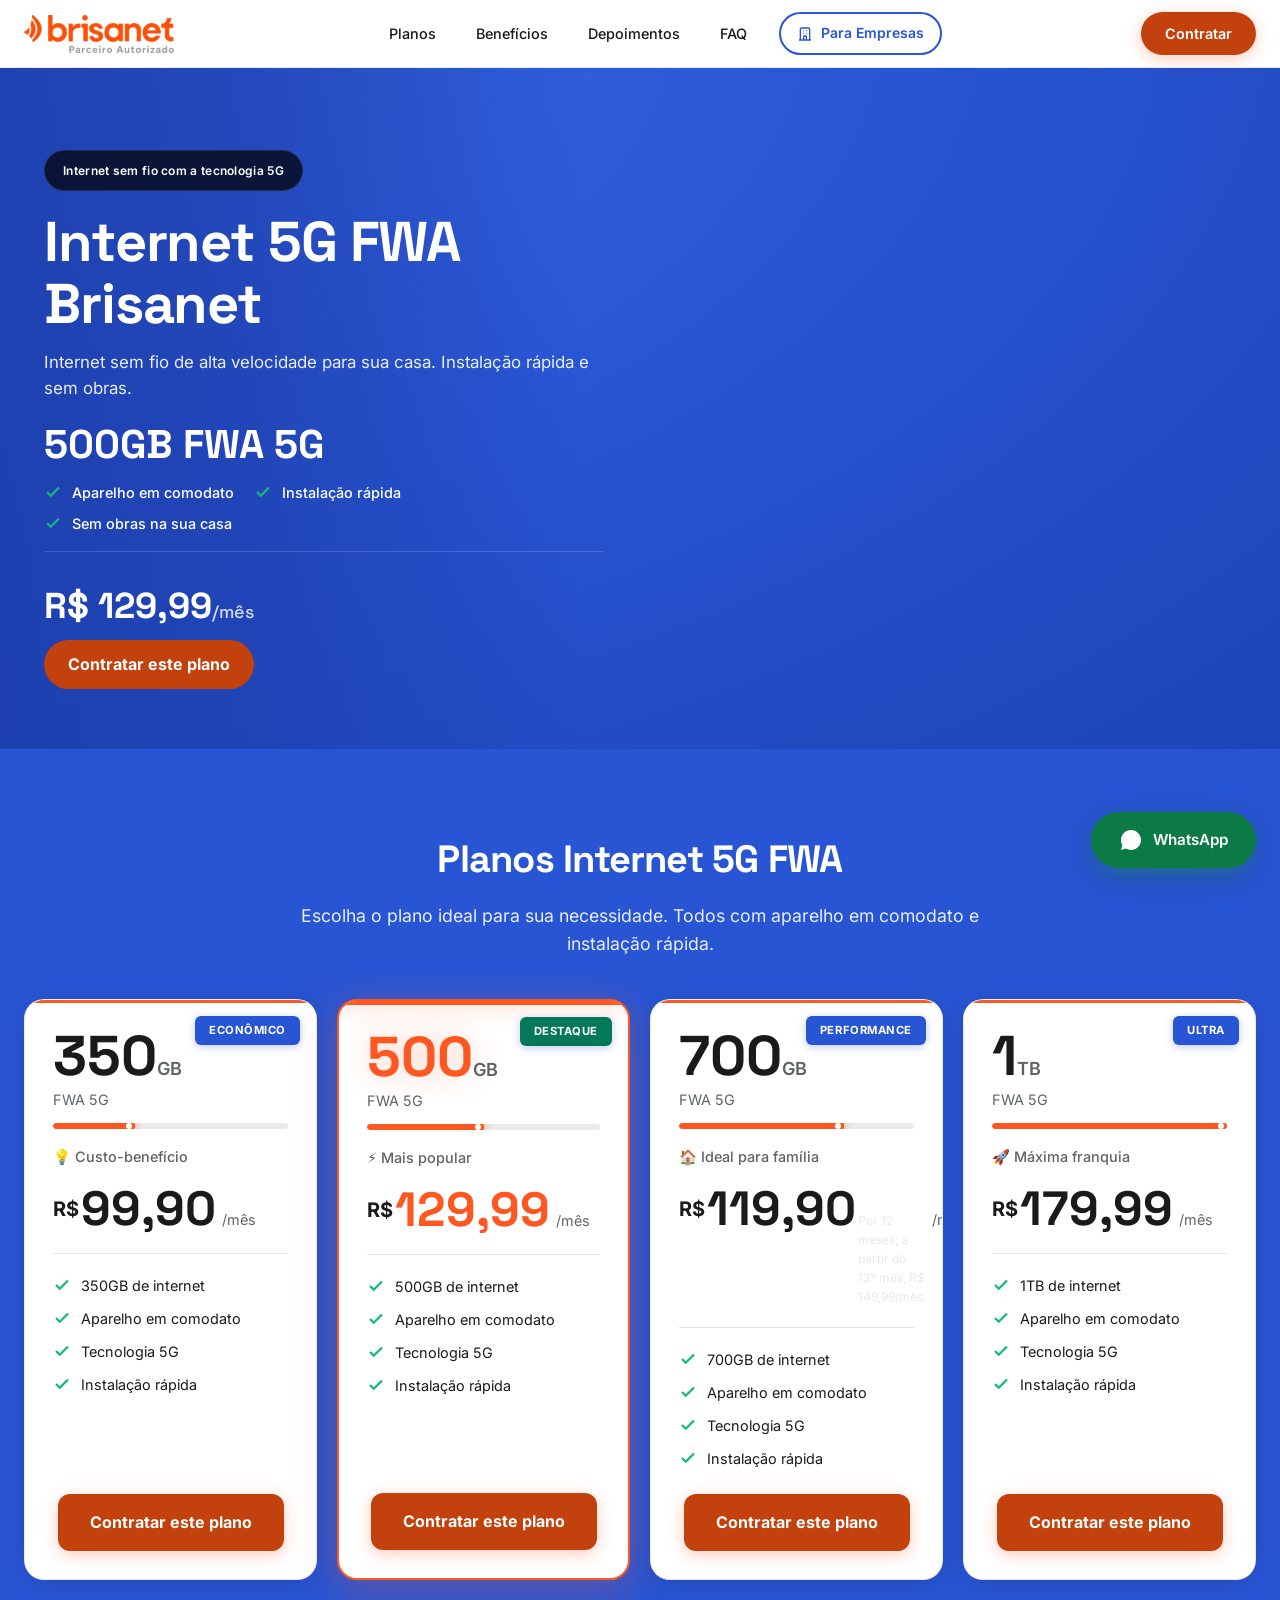
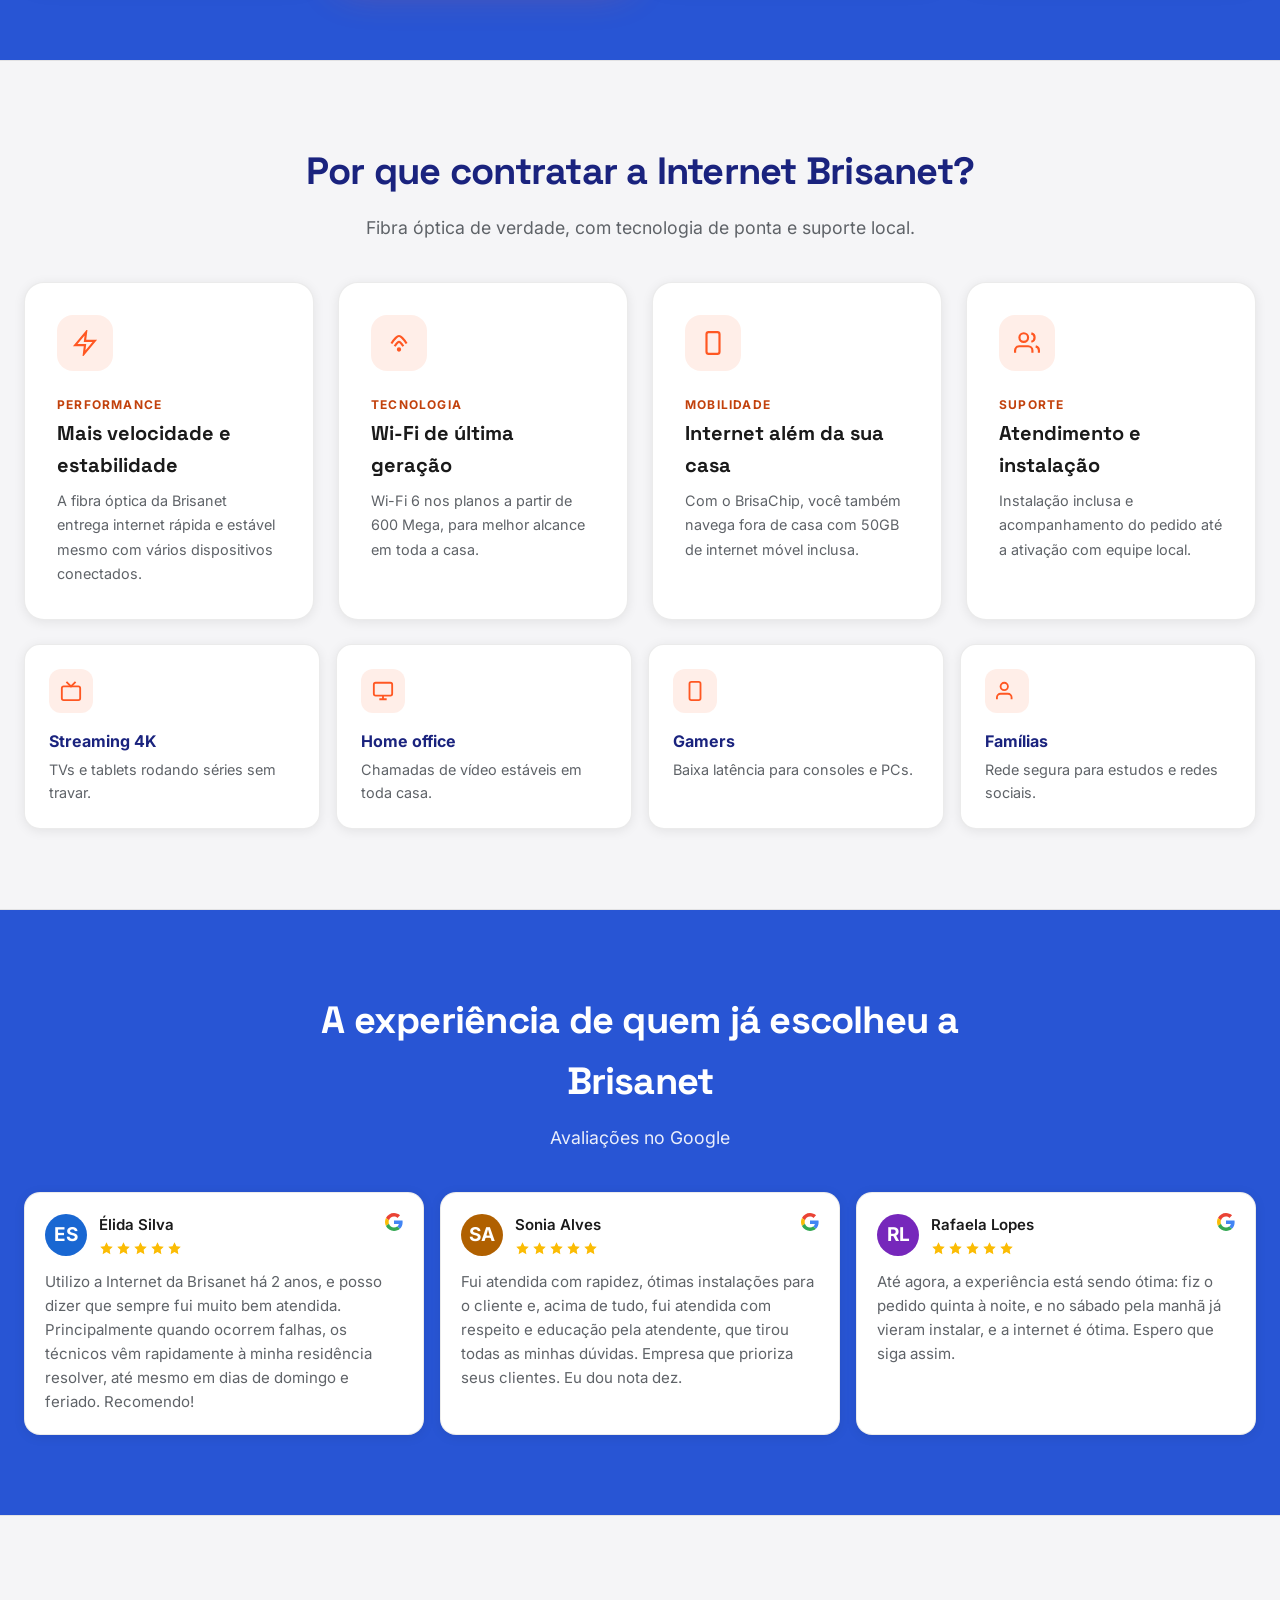
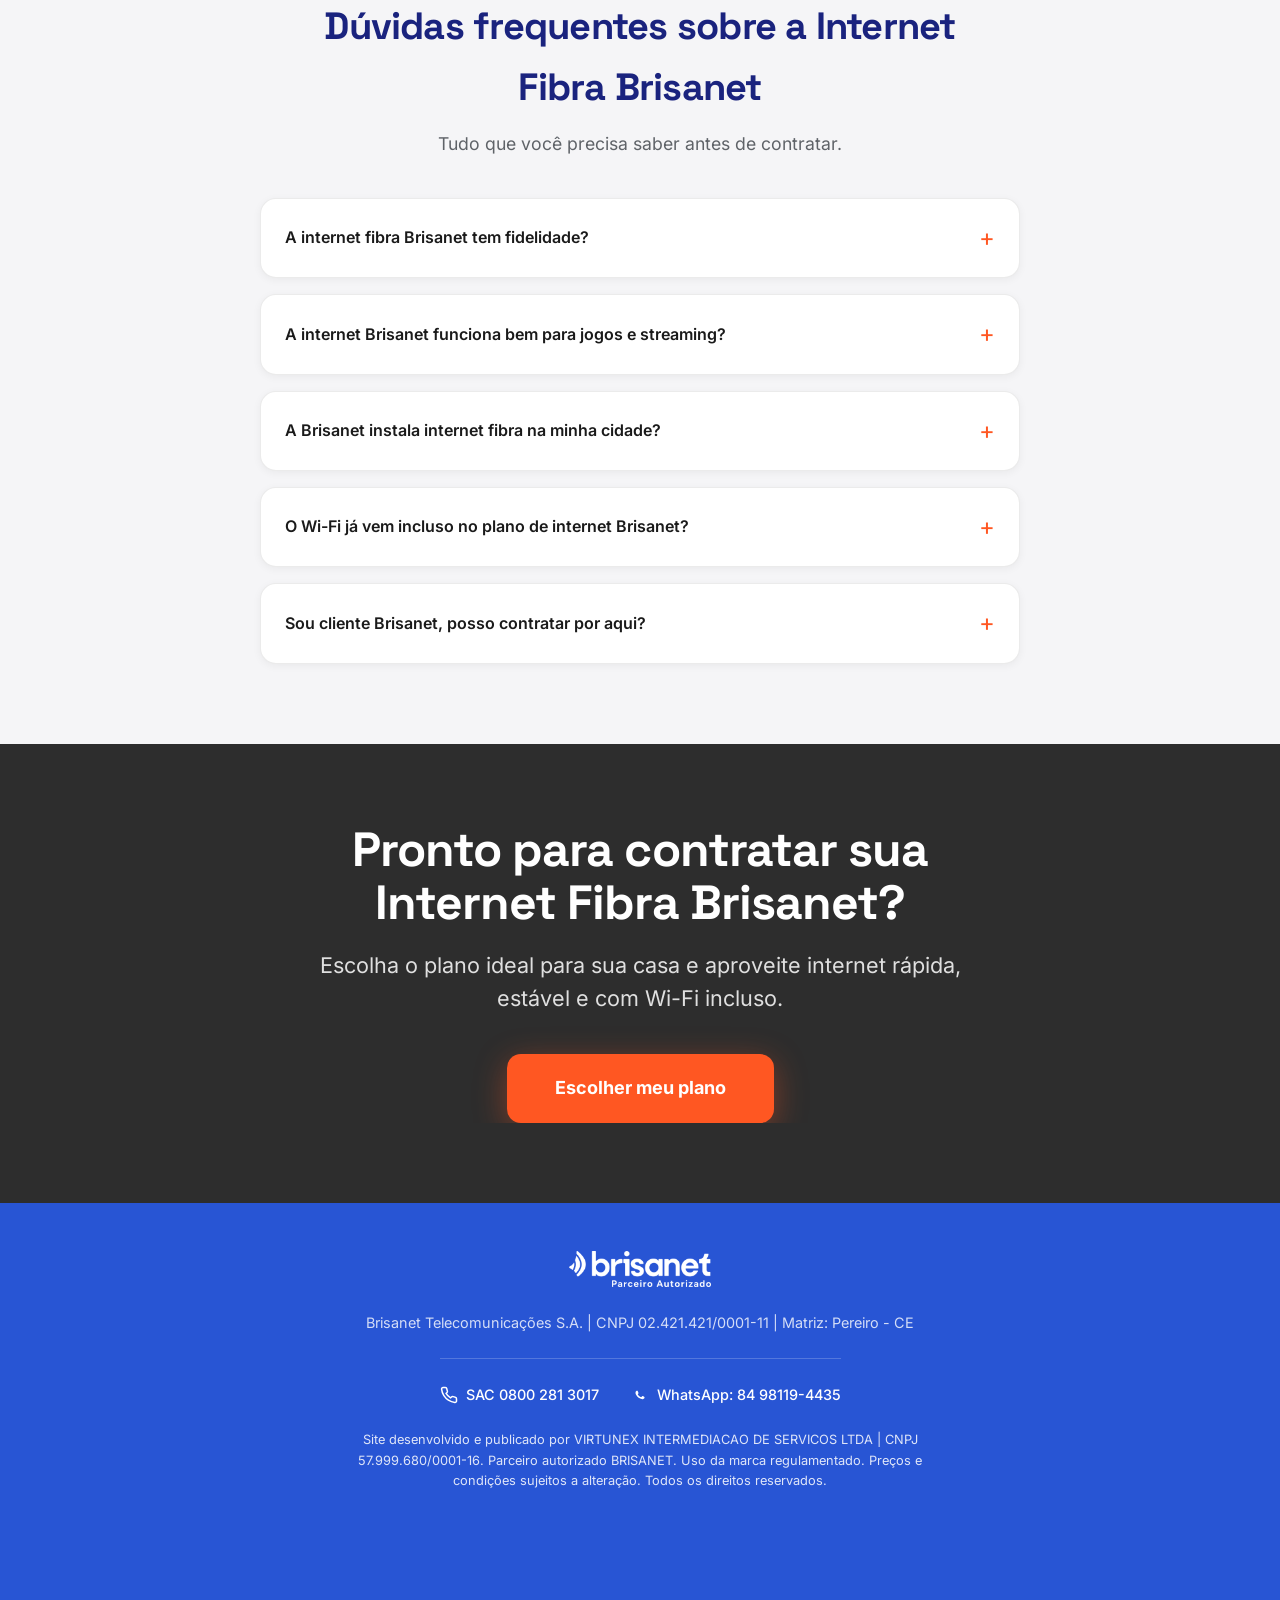
<file: fwa.html>
<!DOCTYPE html>
<html lang="pt-BR">
<head>
  <meta charset="utf-8">
  <meta name="viewport" content="width=device-width, initial-scale=1">
  <meta name="description" content="Internet 5G FWA Brisanet: conexão sem fio de alta velocidade para sua casa. Planos a partir de R$ 99,90 com aparelho em comodato.">
  <meta name="theme-color" content="#2855d4">
  <title>Internet 5G FWA Brisanet | Internet Sem Fio de Alta Velocidade</title>
  <link rel="icon" type="image/x-icon" href="img/favicon.ico">

  <link rel="preload" href="fonts/inter-latin.woff2" as="font" type="font/woff2" crossorigin>
  <link rel="preload" href="fonts/space-grotesk-latin.woff2" as="font" type="font/woff2" crossorigin>
  <!-- Google Tag Manager (GTM-WS3T5W6V) -->
  <script>
    /* dataLayer e gtm.start ficam imediatos (sem rede) para nao perder eventos
       empurrados antes do container carregar. So a injecao do gtm.js e' adiada:
       acontece no load ou na primeira interacao, o que vier primeiro. */
    window.dataLayer = window.dataLayer || [];
    window.dataLayer.push({'gtm.start': new Date().getTime(), event: 'gtm.js'});
    (function (w, d, s, i) {
      var done = false;
      function loadGTM() {
        if (done) return;
        done = true;
        var f = d.getElementsByTagName(s)[0], j = d.createElement(s);
        j.async = true;
        j.src = 'https://www.googletagmanager.com/gtm.js?id=' + i;
        f.parentNode.insertBefore(j, f);
      }
      ['pointerdown', 'keydown', 'touchstart', 'scroll'].forEach(function (e) {
        w.addEventListener(e, loadGTM, {once: true, passive: true});
      });
      if (d.readyState === 'complete') setTimeout(loadGTM, 0);
      else w.addEventListener('load', function () { setTimeout(loadGTM, 0); });
    })(window, document, 'script', 'GTM-WS3T5W6V');
  </script>
  <!-- End Google Tag Manager -->
  <style>
    /* ===== FONTES SELF-HOSTED =====
       Variaveis (eixo wght num unico arquivo por subset). Os intervalos
       declarados reproduzem o casamento de pesos que o Google Fonts fazia:
       pesos fora do intervalo sao arredondados para a borda mais proxima. */
    @font-face {
      font-family: 'Inter';
      font-style: normal;
      font-weight: 400 700;
      font-display: swap;
      src: url('fonts/inter-latin.woff2') format('woff2');
      unicode-range: U+0000-00FF, U+0131, U+0152-0153, U+02BB-02BC, U+02C6, U+02DA, U+02DC, U+0304, U+0308, U+0329, U+2000-206F, U+20AC, U+2122, U+2191, U+2193, U+2212, U+2215, U+FEFF, U+FFFD;
    }

    @font-face {
      font-family: 'Inter';
      font-style: normal;
      font-weight: 400 700;
      font-display: swap;
      src: url('fonts/inter-latin-ext.woff2') format('woff2');
      unicode-range: U+0100-02BA, U+02BD-02C5, U+02C7-02CC, U+02CE-02D7, U+02DD-02FF, U+0304, U+0308, U+0329, U+1D00-1DBF, U+1E00-1E9F, U+1EF2-1EFF, U+2020, U+20A0-20AB, U+20AD-20C0, U+2113, U+2C60-2C7F, U+A720-A7FF;
    }

    @font-face {
      font-family: 'Space Grotesk';
      font-style: normal;
      font-weight: 500 700;
      font-display: swap;
      src: url('fonts/space-grotesk-latin.woff2') format('woff2');
      unicode-range: U+0000-00FF, U+0131, U+0152-0153, U+02BB-02BC, U+02C6, U+02DA, U+02DC, U+0304, U+0308, U+0329, U+2000-206F, U+20AC, U+2122, U+2191, U+2193, U+2212, U+2215, U+FEFF, U+FFFD;
    }

    @font-face {
      font-family: 'Space Grotesk';
      font-style: normal;
      font-weight: 500 700;
      font-display: swap;
      src: url('fonts/space-grotesk-latin-ext.woff2') format('woff2');
      unicode-range: U+0100-02BA, U+02BD-02C5, U+02C7-02CC, U+02CE-02D7, U+02DD-02FF, U+0304, U+0308, U+0329, U+1D00-1DBF, U+1E00-1E9F, U+1EF2-1EFF, U+2020, U+20A0-20AB, U+20AD-20C0, U+2113, U+2C60-2C7F, U+A720-A7FF;
    }

    :root {
      /* Tema Híbrido Residencial - Cores Vibrantes Brisanet */

      /* Cores da Marca */
      --brand-blue: #2855d4;
      --brand-orange: #FF5722;
      --brand-blue-dark: #1a237e;

      /* Backgrounds por Seção - Versão Alternativa */
      --bg-hero: #2855d4;           /* Hero - Azul Vibrante */
      --bg-plans: #2855d4;          /* Seção Planos - Azul Vibrante */
      --bg-benefits: #f5f5f7;       /* Benefícios - Cinza Claro */
      --bg-testimonials: #2855d4;   /* Depoimentos - Azul Vibrante */
      --bg-faq: #f5f5f7;            /* FAQ - Cinza Claro */
      --bg-cta: #2d2d2d;            /* CTA Final - Cinza Escuro */
      --bg-footer: #2855d4;         /* Footer - Azul Vibrante */

      /* Backgrounds legados */
      --bg-light: #f5f5f7;
      --bg-dark: #0a0a0f;
      --bg-dark-2: #12121a;

      /* Backgrounds legados (mantidos para compatibilidade) */
      --bg: #0a0a0f;
      --bg2: #12121a;
      --bg3: #1a1a24;

      /* Cards - Versão Cards Brancos */
      --card-on-blue: #ffffff;      /* Card branco sobre fundo azul */
      --card-on-light: #ffffff;     /* Card branco sobre fundo cinza */
      --card-on-dark: #12121a;      /* Card sobre fundo escuro */
      --card-light: #ffffff;        /* Card branco */

      /* Surfaces */
      --surface: rgba(255, 255, 255, 0.03);
      --surface-hover: rgba(255, 255, 255, 0.06);
      --surface-light: rgba(0, 0, 0, 0.03);

      /* Textos - Melhor contraste WCAG */
      --text: #ffffff;
      --text2: #e8e8e8;
      --text-muted: #b0b0b0;
      --text-subtle: #8a8a8a;

      /* Textos sobre fundos claros */
      --text-on-light: #1a237e;     /* Azul escuro para títulos */
      --text-on-light-muted: #5f6368; /* Cinza médio para subtítulos */
      --text-on-light-body: #3c4043; /* Cinza escuro para corpo */

      /* Textos sobre cards brancos */
      --text-on-white: #1a1a1a;     /* Preto para textos principais */
      --text-on-white-muted: #5f6368; /* Cinza para textos secundários */
      --text-on-white-subtle: #9aa0a6; /* Cinza claro para textos sutis */

      /* Brand Colors */
      --accent: #FF5722;             /* Laranja vibrante (atualizado) */
      --accent2: #FF8C42;
      --accent-gradient: linear-gradient(135deg, #FF5722 0%, #FF8C42 50%, #ffb347 100%);
      --accent-glow: rgba(255, 87, 34, 0.4);

      --blue: #2855d4;               /* Azul vibrante (atualizado) */
      --blue-light: #4a90e2;
      --blue-dark: #1a237e;
      --blue-gradient: linear-gradient(135deg, #2855d4 0%, #4a90e2 100%);

      --green: #10b981;

      /* Versoes escurecidas para quando a cor CARREGA TEXTO.
         Medido: #FF5722 da' 3,16:1 com branco (reprova em AA);
         #C2410C da' 5,18:1. #10b981 da' 2,54:1 com branco; #047857 da' 5,48:1. */
      --accent-ink: #C2410C;
      --green-ink: #047857;
      --text-on-white-muted-aa: #5F6368;   /* 6,05:1 sobre branco */
      --green-glow: rgba(16, 185, 129, 0.3);

      /* Borders */
      --border: rgba(255, 255, 255, 0.08);
      --border-hover: rgba(255, 255, 255, 0.15);
      --border-accent: rgba(255, 87, 34, 0.3);
      --border-light: rgba(0, 0, 0, 0.08);      /* Borda sobre fundos claros */
      --border-light-hover: rgba(0, 0, 0, 0.15);

      /* Shadows */
      --shadow-sm: 0 2px 8px rgba(0, 0, 0, 0.1);
      --shadow-md: 0 4px 20px rgba(0, 0, 0, 0.15);
      --shadow-lg: 0 8px 40px rgba(0, 0, 0, 0.2);
      --shadow-xl: 0 20px 60px rgba(0, 0, 0, 0.25);
      --shadow-glow: 0 0 40px rgba(255, 87, 34, 0.2);
      --shadow-accent: 0 8px 30px rgba(255, 87, 34, 0.3);
      --shadow-card-light: 0 2px 12px rgba(0, 0, 0, 0.08); /* Sombra para cards sobre claro */

      /* Motion */
      --ease-out: cubic-bezier(0.16, 1, 0.3, 1);
      --ease-spring: cubic-bezier(0.34, 1.56, 0.64, 1);
    }

    *, *::before, *::after { box-sizing: border-box; margin: 0; padding: 0; }
    html { scroll-behavior: smooth; }
    
    body {
      font-family: 'Inter', -apple-system, BlinkMacSystemFont, system-ui, sans-serif;
      color: var(--text2);
      background: var(--bg);
      min-height: 100vh;
      overflow-x: hidden;
      -webkit-font-smoothing: antialiased;
      line-height: 1.6;
    }

    /* Scrollbar */
    ::-webkit-scrollbar { width: 8px; }
    ::-webkit-scrollbar-track { background: var(--bg2); }
    ::-webkit-scrollbar-thumb { background: var(--accent); border-radius: 4px; }

    img, svg { display: block; max-width: 100%; }

    /* Rede de seguranca: com display:block e max-width:100%, um <svg viewBox>
       sem width/height ocupa a largura do container. Se por qualquer motivo a
       regra de tamanho do componente nao chegar, o icone fica pequeno em vez
       de tomar a tela. Qualquer regra especifica sobrescreve isto. */
    /* :where() zera a especificidade — senao esta guarda venceria
       .plan-feature svg (0,1,1) e todo icone viraria 20px. */
    svg:where(:not([width]):not([height])) { width: 1.25rem; height: 1.25rem; }
    a { color: inherit; text-decoration: none; }
    button { font: inherit; cursor: pointer; border: none; background: none; }
    ul { list-style: none; }
    
    ::selection { background: var(--accent); color: white; }

    /* Focus states para acessibilidade de teclado */
    :focus-visible {
      outline: 2px solid var(--accent);
      outline-offset: 2px;
    }

    button:focus-visible,
    a:focus-visible {
      outline: 2px solid var(--accent);
      outline-offset: 2px;
    }

    .plan-cta:focus-visible,
    .cta-btn-p:focus-visible,
    .nav-cta:focus-visible {
      outline-color: #ffffff;
      box-shadow: 0 0 0 4px rgba(255, 87, 34, 0.3);
    }

    .container { width: 100%; max-width: 1280px; margin: 0 auto; padding: 0 1.5rem; }
    .section { padding: 5rem 0; position: relative; }

    @media (max-width: 768px) {
      .section { padding: 3.5rem 0; }
      .container { padding: 0 1rem; }
    }

    /* ========================================
       NAVIGATION
    ======================================== */
    
    .nav {
      position: fixed;
      top: 0;
      left: 0;
      right: 0;
      z-index: 200;
      padding: 0.75rem 0;
      /* branco solido desde o topo: o logo laranja nao tem contraste sobre o azul do hero */
      background: #ffffff;
      border-bottom: 1px solid rgba(0, 0, 0, 0.08);
      transition: padding 0.4s var(--ease-out), box-shadow 0.4s var(--ease-out);
    }

    .nav.scrolled {
      box-shadow: 0 2px 20px rgba(0, 0, 0, 0.1);
      padding: 0.5rem 0;
    }
    
    .nav-inner {
      display: flex;
      align-items: center;
      justify-content: space-between;
      gap: 2rem;
    }

    .logo { display: flex; align-items: center; gap: 0.5rem; }
    .logo-img { height: 38px; width: auto; }

    .nav-links { display: flex; align-items: center; gap: 0.5rem; }
    
    .nav-link {
      padding: 0.5rem 1rem;
      font-size: 0.9rem;
      font-weight: 500;
      color: #1a1a1a;
      border-radius: 8px;
      transition: all 0.2s ease;
    }
    
    .nav-link:hover { color: var(--brand-blue); background: rgba(40, 85, 212, 0.08); }
    
    .nav-switch {
      display: flex;
      align-items: center;
      gap: 0.5rem;
      padding: 0.5rem 1rem;
      font-size: 0.875rem;
      font-weight: 600;
      color: var(--brand-blue);
      background: transparent;
      border: 2px solid var(--brand-blue);
      border-radius: 50px;
      text-decoration: none;
      transition: all 0.3s ease;
      margin-left: 0.5rem;
    }
    .nav-switch:hover {
      /* era var(--primary) — variavel inexistente: o fundo ficava transparente
         e o texto branco desaparecia sobre a navbar branca. */
      background: var(--brand-blue);
      color: #ffffff;
      transform: translateY(-2px);
    }
    .nav-switch svg {
      width: 16px;
      height: 16px;
    }

    .nav-cta {
      padding: 0.625rem 1.5rem;
      /* laranja escuro: o --accent (#ff5722) dava 3,16:1 com branco */
      background: #C2410C;
      border-radius: 50px;
      font-size: 0.9rem;
      font-weight: 600;
      color: white;
      box-shadow: 0 4px 16px rgba(255, 87, 34, 0.3);
      transition: all 0.3s var(--ease-out);
    }
    
    .nav-cta:hover { transform: translateY(-2px); box-shadow: var(--shadow-glow); }

    .mobile-btn {
      display: none;
      flex-direction: column;
      gap: 5px;
      padding: 0.5rem;
    }
    
    .mobile-btn span {
      display: block;
      width: 22px;
      height: 2px;
      background: #1a1a1a;
      border-radius: 2px;
      transition: all 0.3s var(--ease-out);
    }
    
    .mobile-btn.active span:nth-child(1) { transform: rotate(45deg) translate(5px, 5px); }
    .mobile-btn.active span:nth-child(2) { opacity: 0; }
    .mobile-btn.active span:nth-child(3) { transform: rotate(-45deg) translate(5px, -5px); }

    .mobile-menu {
      position: fixed;
      inset: 0;
      background: var(--bg);
      z-index: 300;
      display: flex;
      flex-direction: column;
      align-items: flex-start;
      justify-content: flex-start;
      padding: 80px 24px 32px;
      gap: 0;
      opacity: 0;
      visibility: hidden;
      transition: all 0.4s var(--ease-out);
    }

    .mobile-menu-close {
      position: absolute;
      top: 20px;
      right: 20px;
      width: 44px;
      height: 44px;
      background: transparent;
      border: none;
      cursor: pointer;
      display: flex;
      align-items: center;
      justify-content: center;
      color: var(--text);
      font-size: 1.5rem;
      border-radius: 50%;
      transition: all 0.3s ease;
    }

    .mobile-menu-close:hover {
      background: rgba(255, 255, 255, 0.1);
    }

    .mobile-menu-close svg {
      width: 24px;
      height: 24px;
    }

    .mobile-menu.active { opacity: 1; visibility: visible; }

    .mobile-menu a {
      font-size: 1.25rem;
      font-weight: 600;
      color: var(--text);
      padding: 1rem 0;
      width: 100%;
      border-bottom: 1px solid rgba(255, 255, 255, 0.1);
      opacity: 0;
      transform: translateX(-20px);
      transition: all 0.3s var(--ease-out);
    }

    .mobile-menu a:last-of-type {
      border-bottom: none;
    }

    .mobile-menu a:hover {
      color: var(--accent);
    }

    .mobile-menu.active a { opacity: 1; transform: translateX(0); }
    .mobile-menu.active a:nth-child(2) { transition-delay: 100ms; }
    .mobile-menu.active a:nth-child(2) { transition-delay: 150ms; }
    .mobile-menu.active a:nth-child(3) { transition-delay: 200ms; }
    .mobile-menu.active a:nth-child(4) { transition-delay: 250ms; }
    .mobile-menu.active a:nth-child(5) { transition-delay: 300ms; }

    @media (max-width: 768px) {
      .nav-links, .nav-cta { display: none; }
      .mobile-btn { display: flex; }
    }

    /* ========================================
       HERO BANNER - Background Image Style
    ======================================== */

    .hero-banner {
      position: relative;
      width: 100%;
      min-height: 600px;
      background:
        /* url('img/hero-brisanet-web-v4.png'), */
        radial-gradient(ellipse at top left, #3b6be8 0%, #2855d4 50%, #1e45b8 100%);
      background-size: cover, cover;
      background-position: right center, center;
      background-repeat: no-repeat;
      display: flex;
      align-items: center;
      padding-top: 90px;
      overflow: hidden;
    }

    .hero-banner__overlay {
      position: absolute;
      top: 0;
      left: 0;
      width: 65%;
      height: 100%;
      background: linear-gradient(90deg,
        rgba(30, 64, 175, 0.95) 0%,
        rgba(30, 64, 175, 0.75) 30%,
        rgba(30, 64, 175, 0.40) 50%,
        rgba(30, 64, 175, 0.0) 70%);
      pointer-events: none;
      z-index: 1;
    }

    .hero-banner__content {
      position: relative;
      z-index: 2;
      max-width: 600px;
      padding: 60px 20px;
    }

    .hero-banner__badge {
      display: inline-flex;
      align-items: center;
      gap: 8px;
      background: rgba(0, 0, 0, 0.7);
      color: #ffffff;
      font-size: 0.75rem;
      font-weight: 600;
      padding: 10px 18px;
      border-radius: 50px;
      margin-bottom: 20px;
      letter-spacing: 0.3px;
      text-transform: none;
      backdrop-filter: blur(10px);
      border: 1px solid rgba(255, 255, 255, 0.1);
    }

    .hero-banner__badge svg {
      color: #FFD700;
      filter: drop-shadow(0 0 4px rgba(255, 215, 0, 0.5));
    }

    .hero-banner__title {
      font-family: 'Space Grotesk', sans-serif;
      /* Escala do H1: sempre ~1.35x o .section-title (H2) em qualquer largura.
         A regra anterior (5vw) fazia o H2 ultrapassar o H1 entre 769px e ~1100px. */
      font-size: clamp(2.25rem, 1.45rem + 3.4vw, 3.5rem);
      font-weight: 800;
      color: #ffffff;
      line-height: 1.1;
      letter-spacing: -0.02em;
      margin-bottom: 16px;
    }

    .hero-banner__title .highlight {
      color: #FF6B35;
    }

    .hero-banner__subtitle {
      font-size: 1.05rem;
      color: rgba(255, 255, 255, 0.9);
      margin-bottom: 24px;
      line-height: 1.5;
    }

    .hero-banner__checks {
      display: flex;
      flex-direction: column;
      gap: 10px;
      margin-bottom: 20px;
      padding-bottom: 16px;
      border-bottom: 1px solid rgba(255, 255, 255, 0.15);
    }

    .hero-banner__check {
      display: flex;
      align-items: center;
      gap: 10px;
      font-size: 0.9rem;
      color: #ffffff;
      font-weight: 500;
    }

    .hero-banner__check svg {
      width: 18px;
      height: 18px;
      color: #10b981;
      flex-shrink: 0;
    }

    @media (min-width: 769px) {
      .hero-banner__checks {
        flex-direction: row;
        flex-wrap: wrap;
        gap: 8px 20px;
      }
    }

    .hero-banner__offer-box {
      display: flex;
      flex-direction: column;
      gap: 16px;
      align-items: flex-start;
    }

    /* 1. VELOCIDADE - Maior destaque */
    .hero-banner__plan-speed {
      font-family: 'Space Grotesk', sans-serif;
      font-size: 2.5rem;
      font-weight: 800;
      color: #ffffff;
      line-height: 1;
    }

    /* 2. AGREGADO - Mini-produto visual */
    .hero-banner__aggregate {
      display: inline-flex;
      align-items: center;
      gap: 10px;
      background: rgba(255, 87, 34, 0.15);
      border: 1px solid rgba(255, 87, 34, 0.3);
      border-radius: 8px;
      padding: 10px 14px;
      width: fit-content;
    }

    .hero-banner__aggregate .aggregate-icon {
      width: 24px;
      height: 24px;
      color: var(--accent);
    }

    .hero-banner__aggregate span {
      font-size: 0.95rem;
      font-weight: 600;
      color: #ffffff;
    }

    /* 4. PREÇO */
    .hero-banner__price-value {
      font-family: 'Space Grotesk', sans-serif;
      font-size: 2.25rem;
      font-weight: 800;
      color: #ffffff;
      line-height: 1;
    }

    .hero-banner__price-value .price-period {
      font-size: 0.5em;
      font-weight: 400;
      opacity: 0.8;
    }

    .hero-banner__price-after {
      font-size: 0.9rem;
      /* 0.7 caia para 4,41:1 sobre o azul mais claro do gradiente no mobile */
      color: rgba(255, 255, 255, 0.82);
      margin-top: -8px;
    }

    .hero-banner .btn--highlight {
      padding: 12px 24px;
      font-size: 1rem;
      /* laranja escuro: o #FF6B35 dava 2,83:1 com branco */
      background: #C2410C;
      color: #ffffff;
      font-weight: 700;
      border-radius: 50px;
      transition: all 0.3s ease;
      border: none;
      display: inline-flex;
      align-items: center;
      gap: 8px;
      white-space: nowrap;
      text-decoration: none;
      width: fit-content;
    }

    .hero-banner .btn--highlight:hover {
      background: #ff5520;
      transform: translateY(-2px);
      box-shadow: 0 4px 20px rgba(255, 107, 53, 0.4);
    }

    @media (max-width: 768px) {
      .hero-banner {
        background:
          /* url('img/hero-brisanet-mob-v4%20(2).png'), */
          radial-gradient(ellipse at top left, #3b6be8 0%, #2855d4 50%, #1e45b8 100%);
        background-size: cover, cover;
        background-position: center top, center;
        min-height: auto;
        padding: 80px 0 40px;
      }

      .hero-banner__overlay {
        width: 100%;
        background: linear-gradient(180deg,
          rgba(30, 64, 175, 0.92) 0%,
          rgba(30, 64, 175, 0.78) 40%,
          rgba(30, 64, 175, 0.45) 65%,
          rgba(30, 64, 175, 0.0) 85%);
      }

      .hero-banner__content {
        max-width: 100%;
        text-align: left;
        padding: 30px 20px;
      }

      .hero-banner__offer-box {
        align-items: flex-start;
      }

      .hero-banner__plan-speed {
        font-size: 2rem;
      }

      .hero-banner__price-value {
        font-size: 1.75rem;
      }

      .hero-banner .btn--highlight {
        width: fit-content;
        padding: 12px 24px;
      }
    }
  </style>
  <!-- Sincrono de proposito. O par preload+onload deixava a pagina pintar
       sem este CSS: fundo escuro do tema legado e SVG sem dimensao ocupando
       a largura toda (medido: 1232x1232px num check de 18px). Sao 9,7 KB
       com gzip — o bloqueio de render nao paga o flash. -->
  <link rel="stylesheet" href="css/fwa.css?v=202609300428">
</head>
<body>
  <!-- Google Tag Manager (noscript) -->
  <noscript><iframe src="https://www.googletagmanager.com/ns.html?id=GTM-WS3T5W6V"
  height="0" width="0" style="display:none;visibility:hidden"></iframe></noscript>
  <!-- End Google Tag Manager (noscript) -->


  <!-- Navigation -->
  <nav class="nav" id="nav">
    <div class="container">
      <div class="nav-inner">
        <a href="index.html" class="logo">
          <img src="img/logo.webp" alt="Brisanet" class="logo-img" width="450" height="114">
        </a>
        <div class="nav-links">
          <a href="#planos" class="nav-link">Planos</a>
          <a href="#beneficios" class="nav-link">Benefícios</a>
          <a href="#cases" class="nav-link">Depoimentos</a>
          <a href="#faq" class="nav-link">FAQ</a>
          <a href="empresas.html" class="nav-switch">
            <svg viewBox="0 0 24 24" fill="none" stroke="currentColor" stroke-width="2"><path d="M19 21V5a2 2 0 0 0-2-2H7a2 2 0 0 0-2 2v16m14 0h2m-2 0h-5m-9 0H3m2 0h5M9 7h1m-1 4h1m4-4h1m-1 4h1m-5 10v-5a1 1 0 0 1 1-1h2a1 1 0 0 1 1 1v5m-4 0h4"/></svg>
            Para Empresas
          </a>
        </div>
        <a href="https://wa.me/5584981194435" onclick="return openWhatsApp('header', 'geral')" class="nav-cta">Contratar</a>
        <button class="mobile-btn" id="mobile-btn" aria-label="Menu"><span></span><span></span><span></span></button>
      </div>
    </div>
  </nav>

  <!-- Mobile Menu -->
  <div class="mobile-menu" id="mobile-menu">
    <button class="mobile-menu-close" id="mobile-close" aria-label="Fechar menu">
      <svg viewBox="0 0 24 24" fill="none" stroke="currentColor" stroke-width="2"><path d="M18 6L6 18M6 6l12 12"/></svg>
    </button>
    <a href="#planos">Planos</a>
    <a href="#beneficios">Benefícios</a>
    <a href="#cases">Depoimentos</a>
    <a href="#faq">FAQ</a>
    <a href="empresas.html">Para Empresas</a>
    <a href="https://wa.me/5584981194435" onclick="return openWhatsApp('mobile_menu', 'geral')" style="color: var(--accent);">Contratar agora</a>
  </div>

  <main>
    <!-- Hero Section - Background Image Style -->
    <section class="hero-banner" id="top">
      <div class="hero-banner__overlay"></div>

      <div class="container">
        <div class="hero-banner__content">

          <!-- BADGE EDITORIAL (sazonal) -->
          <span class="hero-banner__badge">
            Internet sem fio com a tecnologia 5G
          </span>

          <!-- TÍTULO H1 SEO -->
          <h1 class="hero-banner__title">
            Internet 5G FWA Brisanet
          </h1>

          <!-- SUBTÍTULO DE APOIO -->
          <p class="hero-banner__subtitle">
            Internet sem fio de alta velocidade para sua casa. Instalação rápida e sem obras.
          </p>

          <!-- OFERTA - Bloco de Valor -->
          <div class="hero-banner__offer-box">
            <!-- 1. VELOCIDADE -->
            <div class="hero-banner__plan-speed">500GB FWA 5G</div>

            <!-- 3. BENEFÍCIOS -->
            <div class="hero-banner__checks">
              <div class="hero-banner__check">
                <svg viewBox="0 0 24 24" fill="none" stroke="currentColor" stroke-width="3"><path d="M20 6L9 17l-5-5"/></svg>
                <span>Aparelho em comodato</span>
              </div>
              <div class="hero-banner__check">
                <svg viewBox="0 0 24 24" fill="none" stroke="currentColor" stroke-width="3"><path d="M20 6L9 17l-5-5"/></svg>
                <span>Instalação rápida</span>
              </div>
              <div class="hero-banner__check">
                <svg viewBox="0 0 24 24" fill="none" stroke="currentColor" stroke-width="3"><path d="M20 6L9 17l-5-5"/></svg>
                <span>Sem obras na sua casa</span>
              </div>
            </div>

            <!-- 4. PREÇO -->
            <div class="hero-banner__price-value">R$ 129,99<span class="price-period">/mês</span></div>

            <!-- 5. CTA -->
            <a href="https://wa.me/5584981194435" onclick="return openWhatsApp('hero_fwa', '500GB FWA 5G')" class="btn btn--highlight">
              Contratar este plano
            </a>
          </div>

        </div>
      </div>
    </section>

    <!-- Plans Section -->
    <section class="section plans" id="planos">
      <div class="container">
        <header class="section-header reveal">
          <h2 class="section-title">Planos Internet 5G FWA</h2>
          <p class="section-subtitle">Escolha o plano ideal para sua necessidade. Todos com aparelho em comodato e instalação rápida.</p>
        </header>

        <!-- FWA Plans -->
        <div class="plan-panel active" id="panel-fwa">
          <div class="plan-grid" id="grid-fwa">
            <article class="plan-card reveal reveal-delay-1">
              <span class="plan-badge">Econômico</span>
              <div class="plan-speed">
                <span class="plan-speed-value">350</span><span class="plan-speed-unit">GB</span>
                <p class="plan-speed-label">FWA 5G</p>
                <div class="plan-speed-bar"><div class="plan-speed-bar-fill" style="width:35%"></div></div>
              </div>
              <div class="plan-partner"><span>💡 Custo-benefício</span></div>
              <div class="plan-price">
                <div class="plan-price-current">
                  <span class="plan-price-currency">R$</span>
                  <span class="plan-price-value">99,90</span>
                  <span class="plan-price-period">/mês</span>
                </div>
              </div>
              <ul class="plan-features">
                <li class="plan-feature"><svg viewBox="0 0 24 24" fill="none" stroke="currentColor" stroke-width="3"><path d="M20 6L9 17l-5-5"/></svg><span>350GB de internet</span></li>
                <li class="plan-feature"><svg viewBox="0 0 24 24" fill="none" stroke="currentColor" stroke-width="3"><path d="M20 6L9 17l-5-5"/></svg><span>Aparelho em comodato</span></li>
                <li class="plan-feature"><svg viewBox="0 0 24 24" fill="none" stroke="currentColor" stroke-width="3"><path d="M20 6L9 17l-5-5"/></svg><span>Tecnologia 5G</span></li>
                <li class="plan-feature"><svg viewBox="0 0 24 24" fill="none" stroke="currentColor" stroke-width="3"><path d="M20 6L9 17l-5-5"/></svg><span>Instalação rápida</span></li>
              </ul>
              <div class="plan-cta-wrapper">
                <a href="https://wa.me/5584981194435" onclick="return openWhatsApp('planos_fwa', '350GB FWA 5G')" class="plan-cta"><span>Contratar este plano</span></a>
              </div>
            </article>

            <article class="plan-card featured reveal reveal-delay-2">
              <span class="plan-badge pop">Destaque</span>
              <div class="plan-speed">
                <span class="plan-speed-value">500</span><span class="plan-speed-unit">GB</span>
                <p class="plan-speed-label">FWA 5G</p>
                <div class="plan-speed-bar"><div class="plan-speed-bar-fill" style="width:50%"></div></div>
              </div>
              <div class="plan-partner"><span>⚡ Mais popular</span></div>
              <div class="plan-price">
                <div class="plan-price-current">
                  <span class="plan-price-currency">R$</span>
                  <span class="plan-price-value">129,99</span>
                  <span class="plan-price-period">/mês</span>
                </div>
              </div>
              <ul class="plan-features">
                <li class="plan-feature"><svg viewBox="0 0 24 24" fill="none" stroke="currentColor" stroke-width="3"><path d="M20 6L9 17l-5-5"/></svg><span>500GB de internet</span></li>
                <li class="plan-feature"><svg viewBox="0 0 24 24" fill="none" stroke="currentColor" stroke-width="3"><path d="M20 6L9 17l-5-5"/></svg><span>Aparelho em comodato</span></li>
                <li class="plan-feature"><svg viewBox="0 0 24 24" fill="none" stroke="currentColor" stroke-width="3"><path d="M20 6L9 17l-5-5"/></svg><span>Tecnologia 5G</span></li>
                <li class="plan-feature"><svg viewBox="0 0 24 24" fill="none" stroke="currentColor" stroke-width="3"><path d="M20 6L9 17l-5-5"/></svg><span>Instalação rápida</span></li>
              </ul>
              <div class="plan-cta-wrapper">
                <a href="https://wa.me/5584981194435" onclick="return openWhatsApp('planos_fwa', '500GB FWA 5G')" class="plan-cta"><span>Contratar este plano</span></a>
              </div>
            </article>

            <article class="plan-card reveal reveal-delay-3">
              <span class="plan-badge">Performance</span>
              <div class="plan-speed">
                <span class="plan-speed-value">700</span><span class="plan-speed-unit">GB</span>
                <p class="plan-speed-label">FWA 5G</p>
                <div class="plan-speed-bar"><div class="plan-speed-bar-fill" style="width:70%"></div></div>
              </div>
              <div class="plan-partner"><span>🏠 Ideal para família</span></div>
              <div class="plan-price">
                <div class="plan-price-current">
                  <span class="plan-price-currency">R$</span>
                  <span class="plan-price-value">119,90</span><p style="font-size:.75rem">Por 12 meses; a partir do 13º mês, R$ 149,99/mês.</p>
                  <span class="plan-price-period">/mês</span>
                </div>
              </div>
              <ul class="plan-features">
                <li class="plan-feature"><svg viewBox="0 0 24 24" fill="none" stroke="currentColor" stroke-width="3"><path d="M20 6L9 17l-5-5"/></svg><span>700GB de internet</span></li>
                <li class="plan-feature"><svg viewBox="0 0 24 24" fill="none" stroke="currentColor" stroke-width="3"><path d="M20 6L9 17l-5-5"/></svg><span>Aparelho em comodato</span></li>
                <li class="plan-feature"><svg viewBox="0 0 24 24" fill="none" stroke="currentColor" stroke-width="3"><path d="M20 6L9 17l-5-5"/></svg><span>Tecnologia 5G</span></li>
                <li class="plan-feature"><svg viewBox="0 0 24 24" fill="none" stroke="currentColor" stroke-width="3"><path d="M20 6L9 17l-5-5"/></svg><span>Instalação rápida</span></li>
              </ul>
              <div class="plan-cta-wrapper">
                <a href="https://wa.me/5584981194435" onclick="return openWhatsApp('planos_fwa', '700GB FWA 5G')" class="plan-cta"><span>Contratar este plano</span></a>
              </div>
            </article>

            <article class="plan-card reveal reveal-delay-4">
              <span class="plan-badge">Ultra</span>
              <div class="plan-speed">
                <span class="plan-speed-value">1</span><span class="plan-speed-unit">TB</span>
                <p class="plan-speed-label">FWA 5G</p>
                <div class="plan-speed-bar"><div class="plan-speed-bar-fill" style="width:100%"></div></div>
              </div>
              <div class="plan-partner"><span>🚀 Máxima franquia</span></div>
              <div class="plan-price">
                <div class="plan-price-current">
                  <span class="plan-price-currency">R$</span>
                  <span class="plan-price-value">179,99</span>
                  <span class="plan-price-period">/mês</span>
                </div>
              </div>
              <ul class="plan-features">
                <li class="plan-feature"><svg viewBox="0 0 24 24" fill="none" stroke="currentColor" stroke-width="3"><path d="M20 6L9 17l-5-5"/></svg><span>1TB de internet</span></li>
                <li class="plan-feature"><svg viewBox="0 0 24 24" fill="none" stroke="currentColor" stroke-width="3"><path d="M20 6L9 17l-5-5"/></svg><span>Aparelho em comodato</span></li>
                <li class="plan-feature"><svg viewBox="0 0 24 24" fill="none" stroke="currentColor" stroke-width="3"><path d="M20 6L9 17l-5-5"/></svg><span>Tecnologia 5G</span></li>
                <li class="plan-feature"><svg viewBox="0 0 24 24" fill="none" stroke="currentColor" stroke-width="3"><path d="M20 6L9 17l-5-5"/></svg><span>Instalação rápida</span></li>
              </ul>
              <div class="plan-cta-wrapper">
                <a href="https://wa.me/5584981194435" onclick="return openWhatsApp('planos_fwa', '1TB FWA 5G')" class="plan-cta"><span>Contratar este plano</span></a>
              </div>
            </article>
          </div>
          
          <!-- Navegação - FWA (apenas dots) -->
          <div class="plan-nav" data-grid="grid-fwa">
            <div class="plan-dots">
              <button class="plan-dot active" data-index="0" aria-label="Plano 1"></button>
              <button class="plan-dot" data-index="1" aria-label="Plano 2"></button>
              <button class="plan-dot" data-index="2" aria-label="Plano 3"></button>
              <button class="plan-dot" data-index="3" aria-label="Plano 4"></button>
            </div>
          </div>
        </div>
      </div>
    </section>

    <!-- Benefits Section -->
    <section class="section benefits" id="beneficios">
      <div class="container">
        <header class="section-header reveal">
          <h2 class="section-title">Por que contratar a Internet Brisanet?</h2>
          <p class="section-subtitle">Fibra óptica de verdade, com tecnologia de ponta e suporte local.</p>
        </header>
        <div class="benefits-grid">
          <article class="benefit-card reveal reveal-delay-1">
            <div class="benefit-icon">
              <svg viewBox="0 0 24 24" fill="none" stroke="currentColor" stroke-width="2"><path d="M13 2L3 14h9l-1 8 10-12h-9l1-8z"/></svg>
            </div>
            <span class="benefit-label">Performance</span>
            <h3 class="benefit-title">Mais velocidade e estabilidade</h3>
            <p class="benefit-desc">A fibra óptica da Brisanet entrega internet rápida e estável mesmo com vários dispositivos conectados.</p>
          </article>
          <article class="benefit-card reveal reveal-delay-2">
            <div class="benefit-icon">
              <svg viewBox="0 0 24 24" fill="none" stroke="currentColor" stroke-width="2"><path d="M5 12.5c3-5 6-7 7-7s4 2 7 7M8 15c2-3 3.5-4 4-4s2 1 4 4"/><circle cx="12" cy="18" r="1"/></svg>
            </div>
            <span class="benefit-label">Tecnologia</span>
            <h3 class="benefit-title">Wi-Fi de última geração</h3>
            <p class="benefit-desc">Wi-Fi 6 nos planos a partir de 600 Mega, para melhor alcance em toda a casa.</p>
          </article>
          <article class="benefit-card reveal reveal-delay-3">
            <div class="benefit-icon">
              <svg viewBox="0 0 24 24" fill="none" stroke="currentColor" stroke-width="2"><rect x="6" y="2" width="12" height="20" rx="2"/><path d="M12 18h.01"/></svg>
            </div>
            <span class="benefit-label">Mobilidade</span>
            <h3 class="benefit-title">Internet além da sua casa</h3>
            <p class="benefit-desc">Com o BrisaChip, você também navega fora de casa com 50GB de internet móvel inclusa.</p>
          </article>
          <article class="benefit-card reveal reveal-delay-4">
            <div class="benefit-icon">
              <svg viewBox="0 0 24 24" fill="none" stroke="currentColor" stroke-width="2"><path d="M17 21v-2a4 4 0 00-4-4H5a4 4 0 00-4 4v2"/><circle cx="9" cy="7" r="4"/><path d="M23 21v-2a4 4 0 00-3-3.87M16 3.13a4 4 0 010 7.75"/></svg>
            </div>
            <span class="benefit-label">Suporte</span>
            <h3 class="benefit-title">Atendimento e instalação</h3>
            <p class="benefit-desc">Instalação inclusa e acompanhamento do pedido até a ativação com equipe local.</p>
          </article>
        </div>

        <!-- Cenarios de uso: conteudo de produto, fica junto dos beneficios
             (antes estava na secao de avaliacoes, que e' prova social).
             h3 e nao h4: a secao abre em h2 e os benefit-title ja sao h3. -->
        <div class="experience-cards reveal">
          <article class="experience-card">
            <div class="experience-card-icon"><svg viewBox="0 0 24 24" fill="none" stroke="currentColor" stroke-width="2"><rect x="2" y="7" width="20" height="15" rx="2"/><path d="M17 2l-5 5-5-5"/></svg></div>
            <h3>Streaming 4K</h3>
            <p>TVs e tablets rodando séries sem travar.</p>
          </article>
          <article class="experience-card">
            <div class="experience-card-icon"><svg viewBox="0 0 24 24" fill="none" stroke="currentColor" stroke-width="2"><rect x="2" y="3" width="20" height="14" rx="2"/><path d="M8 21h8M12 17v4"/></svg></div>
            <h3>Home office</h3>
            <p>Chamadas de vídeo estáveis em toda casa.</p>
          </article>
          <article class="experience-card">
            <div class="experience-card-icon"><svg viewBox="0 0 24 24" fill="none" stroke="currentColor" stroke-width="2"><rect x="6" y="2" width="12" height="20" rx="2"/><path d="M12 18h.01"/></svg></div>
            <h3>Gamers</h3>
            <p>Baixa latência para consoles e PCs.</p>
          </article>
          <article class="experience-card">
            <div class="experience-card-icon"><svg viewBox="0 0 24 24" fill="none" stroke="currentColor" stroke-width="2"><path d="M17 21v-2a4 4 0 00-4-4H5a4 4 0 00-4 4v2"/><circle cx="9" cy="7" r="4"/></svg></div>
            <h3>Famílias</h3>
            <p>Rede segura para estudos e redes sociais.</p>
          </article>
        </div>
      </div>
    </section>

    <!-- Testimonials Section -->
    <section class="section testimonials" id="cases">
      <div class="container">
        <header class="section-header reveal">
          <h2 class="section-title">A experiência de quem já escolheu a Brisanet</h2>
          <p class="section-subtitle">Avaliações no Google</p>
        </header>
        <div class="testimonials-wrapper">
        <div class="google-reviews reveal">
          <article class="review-card">
            <div class="review-head">
              <span class="review-avatar" style="background: #1967D2;" aria-hidden="true">ES</span>
              <div class="review-meta">
                <p class="review-name">Élida Silva</p>
                <div class="review-stars" role="img" aria-label="5 de 5 estrelas">
                <span class="star-on"><svg viewBox="0 0 24 24" aria-hidden="true"><path d="M12 2l3.09 6.26L22 9.27l-5 4.87 1.18 6.88L12 17.77l-6.18 3.25L7 14.14l-5-4.87 6.91-1.01L12 2z"/></svg></span>
                <span class="star-on"><svg viewBox="0 0 24 24" aria-hidden="true"><path d="M12 2l3.09 6.26L22 9.27l-5 4.87 1.18 6.88L12 17.77l-6.18 3.25L7 14.14l-5-4.87 6.91-1.01L12 2z"/></svg></span>
                <span class="star-on"><svg viewBox="0 0 24 24" aria-hidden="true"><path d="M12 2l3.09 6.26L22 9.27l-5 4.87 1.18 6.88L12 17.77l-6.18 3.25L7 14.14l-5-4.87 6.91-1.01L12 2z"/></svg></span>
                <span class="star-on"><svg viewBox="0 0 24 24" aria-hidden="true"><path d="M12 2l3.09 6.26L22 9.27l-5 4.87 1.18 6.88L12 17.77l-6.18 3.25L7 14.14l-5-4.87 6.91-1.01L12 2z"/></svg></span>
                <span class="star-on"><svg viewBox="0 0 24 24" aria-hidden="true"><path d="M12 2l3.09 6.26L22 9.27l-5 4.87 1.18 6.88L12 17.77l-6.18 3.25L7 14.14l-5-4.87 6.91-1.01L12 2z"/></svg></span>
                </div>
              </div>
              <svg class="review-google" viewBox="0 0 48 48" role="img" aria-label="Google"><path fill="#EA4335" d="M24 9.5c3.54 0 6.71 1.22 9.21 3.6l6.85-6.85C35.9 2.38 30.47 0 24 0 14.62 0 6.51 5.38 2.56 13.22l7.98 6.19C12.43 13.72 17.74 9.5 24 9.5z"/><path fill="#4285F4" d="M46.98 24.55c0-1.57-.15-3.09-.38-4.55H24v9.02h12.94c-.58 2.96-2.26 5.48-4.78 7.18l7.73 6c4.51-4.18 7.09-10.36 7.09-17.65z"/><path fill="#FBBC05" d="M10.53 28.59c-.48-1.45-.76-2.99-.76-4.59s.27-3.14.76-4.59l-7.98-6.19C.92 16.46 0 20.12 0 24c0 3.88.92 7.54 2.56 10.78l7.97-6.19z"/><path fill="#34A853" d="M24 48c6.48 0 11.93-2.13 15.89-5.81l-7.73-6c-2.15 1.45-4.92 2.3-8.16 2.3-6.26 0-11.57-4.22-13.47-9.91l-7.98 6.19C6.51 42.62 14.62 48 24 48z"/></svg>
            </div>
            <p class="review-text">Utilizo a Internet da Brisanet há 2 anos, e posso dizer que sempre fui muito bem atendida. Principalmente quando ocorrem falhas, os técnicos vêm rapidamente à minha residência resolver, até mesmo em dias de domingo e feriado. Recomendo!</p>
          </article>

          <article class="review-card">
            <div class="review-head">
              <span class="review-avatar" style="background: #B06000;" aria-hidden="true">SA</span>
              <div class="review-meta">
                <p class="review-name">Sonia Alves</p>
                <div class="review-stars" role="img" aria-label="5 de 5 estrelas">
                <span class="star-on"><svg viewBox="0 0 24 24" aria-hidden="true"><path d="M12 2l3.09 6.26L22 9.27l-5 4.87 1.18 6.88L12 17.77l-6.18 3.25L7 14.14l-5-4.87 6.91-1.01L12 2z"/></svg></span>
                <span class="star-on"><svg viewBox="0 0 24 24" aria-hidden="true"><path d="M12 2l3.09 6.26L22 9.27l-5 4.87 1.18 6.88L12 17.77l-6.18 3.25L7 14.14l-5-4.87 6.91-1.01L12 2z"/></svg></span>
                <span class="star-on"><svg viewBox="0 0 24 24" aria-hidden="true"><path d="M12 2l3.09 6.26L22 9.27l-5 4.87 1.18 6.88L12 17.77l-6.18 3.25L7 14.14l-5-4.87 6.91-1.01L12 2z"/></svg></span>
                <span class="star-on"><svg viewBox="0 0 24 24" aria-hidden="true"><path d="M12 2l3.09 6.26L22 9.27l-5 4.87 1.18 6.88L12 17.77l-6.18 3.25L7 14.14l-5-4.87 6.91-1.01L12 2z"/></svg></span>
                <span class="star-on"><svg viewBox="0 0 24 24" aria-hidden="true"><path d="M12 2l3.09 6.26L22 9.27l-5 4.87 1.18 6.88L12 17.77l-6.18 3.25L7 14.14l-5-4.87 6.91-1.01L12 2z"/></svg></span>
                </div>
              </div>
              <svg class="review-google" viewBox="0 0 48 48" role="img" aria-label="Google"><path fill="#EA4335" d="M24 9.5c3.54 0 6.71 1.22 9.21 3.6l6.85-6.85C35.9 2.38 30.47 0 24 0 14.62 0 6.51 5.38 2.56 13.22l7.98 6.19C12.43 13.72 17.74 9.5 24 9.5z"/><path fill="#4285F4" d="M46.98 24.55c0-1.57-.15-3.09-.38-4.55H24v9.02h12.94c-.58 2.96-2.26 5.48-4.78 7.18l7.73 6c4.51-4.18 7.09-10.36 7.09-17.65z"/><path fill="#FBBC05" d="M10.53 28.59c-.48-1.45-.76-2.99-.76-4.59s.27-3.14.76-4.59l-7.98-6.19C.92 16.46 0 20.12 0 24c0 3.88.92 7.54 2.56 10.78l7.97-6.19z"/><path fill="#34A853" d="M24 48c6.48 0 11.93-2.13 15.89-5.81l-7.73-6c-2.15 1.45-4.92 2.3-8.16 2.3-6.26 0-11.57-4.22-13.47-9.91l-7.98 6.19C6.51 42.62 14.62 48 24 48z"/></svg>
            </div>
            <p class="review-text">Fui atendida com rapidez, ótimas instalações para o cliente e, acima de tudo, fui atendida com respeito e educação pela atendente, que tirou todas as minhas dúvidas. Empresa que prioriza seus clientes. Eu dou nota dez.</p>
          </article>

          <article class="review-card">
            <div class="review-head">
              <span class="review-avatar" style="background: #7627BB;" aria-hidden="true">RL</span>
              <div class="review-meta">
                <p class="review-name">Rafaela Lopes</p>
                <div class="review-stars" role="img" aria-label="5 de 5 estrelas">
                <span class="star-on"><svg viewBox="0 0 24 24" aria-hidden="true"><path d="M12 2l3.09 6.26L22 9.27l-5 4.87 1.18 6.88L12 17.77l-6.18 3.25L7 14.14l-5-4.87 6.91-1.01L12 2z"/></svg></span>
                <span class="star-on"><svg viewBox="0 0 24 24" aria-hidden="true"><path d="M12 2l3.09 6.26L22 9.27l-5 4.87 1.18 6.88L12 17.77l-6.18 3.25L7 14.14l-5-4.87 6.91-1.01L12 2z"/></svg></span>
                <span class="star-on"><svg viewBox="0 0 24 24" aria-hidden="true"><path d="M12 2l3.09 6.26L22 9.27l-5 4.87 1.18 6.88L12 17.77l-6.18 3.25L7 14.14l-5-4.87 6.91-1.01L12 2z"/></svg></span>
                <span class="star-on"><svg viewBox="0 0 24 24" aria-hidden="true"><path d="M12 2l3.09 6.26L22 9.27l-5 4.87 1.18 6.88L12 17.77l-6.18 3.25L7 14.14l-5-4.87 6.91-1.01L12 2z"/></svg></span>
                <span class="star-on"><svg viewBox="0 0 24 24" aria-hidden="true"><path d="M12 2l3.09 6.26L22 9.27l-5 4.87 1.18 6.88L12 17.77l-6.18 3.25L7 14.14l-5-4.87 6.91-1.01L12 2z"/></svg></span>
                </div>
              </div>
              <svg class="review-google" viewBox="0 0 48 48" role="img" aria-label="Google"><path fill="#EA4335" d="M24 9.5c3.54 0 6.71 1.22 9.21 3.6l6.85-6.85C35.9 2.38 30.47 0 24 0 14.62 0 6.51 5.38 2.56 13.22l7.98 6.19C12.43 13.72 17.74 9.5 24 9.5z"/><path fill="#4285F4" d="M46.98 24.55c0-1.57-.15-3.09-.38-4.55H24v9.02h12.94c-.58 2.96-2.26 5.48-4.78 7.18l7.73 6c4.51-4.18 7.09-10.36 7.09-17.65z"/><path fill="#FBBC05" d="M10.53 28.59c-.48-1.45-.76-2.99-.76-4.59s.27-3.14.76-4.59l-7.98-6.19C.92 16.46 0 20.12 0 24c0 3.88.92 7.54 2.56 10.78l7.97-6.19z"/><path fill="#34A853" d="M24 48c6.48 0 11.93-2.13 15.89-5.81l-7.73-6c-2.15 1.45-4.92 2.3-8.16 2.3-6.26 0-11.57-4.22-13.47-9.91l-7.98 6.19C6.51 42.62 14.62 48 24 48z"/></svg>
            </div>
            <p class="review-text">Até agora, a experiência está sendo ótima: fiz o pedido quinta à noite, e no sábado pela manhã já vieram instalar, e a internet é ótima. Espero que siga assim.</p>
          </article>
        </div>
        </div>
      </div>
    </section>

    <!-- FAQ Section -->
    <section class="section faq" id="faq">
      <div class="container">
        <header class="section-header reveal">
          <h2 class="section-title">Dúvidas frequentes sobre a Internet Fibra Brisanet</h2>
          <p class="section-subtitle">Tudo que você precisa saber antes de contratar.</p>
        </header>
        <div class="faq-grid">
          <details class="faq-item reveal reveal-delay-1">
            <summary>A internet fibra Brisanet tem fidelidade?</summary>
            <p>Os planos podem ter fidelidade conforme a oferta vigente. Consulte as condições no momento da contratação pelo WhatsApp.</p>
          </details>
          <details class="faq-item reveal reveal-delay-2">
            <summary>A internet Brisanet funciona bem para jogos e streaming?</summary>
            <p>Sim. A fibra óptica Brisanet oferece alta velocidade, baixa latência e estabilidade para streaming, games online e home office.</p>
          </details>
          <details class="faq-item reveal reveal-delay-3">
            <summary>A Brisanet instala internet fibra na minha cidade?</summary>
            <p>A disponibilidade da internet fibra Brisanet varia por região. Consulte a cobertura informando seu endereço no WhatsApp.</p>
          </details>
          <details class="faq-item reveal reveal-delay-4">
            <summary>O Wi-Fi já vem incluso no plano de internet Brisanet?</summary>
            <p>Sim. Os planos contam com Wi-Fi de última geração para melhor desempenho dentro da sua casa. Planos a partir de 600 Mega incluem Wi-Fi 6.</p>
          </details>
          <details class="faq-item reveal reveal-delay-1">
            <summary>Sou cliente Brisanet, posso contratar por aqui?</summary>
            <p>Este site é destinado a novos assinantes. Se você já é cliente Brisanet, o atendimento deve ser feito pelos canais oficiais da operadora.</p>
          </details>
        </div>
      </div>
    </section>

    <!-- CTA Section -->
    <section class="section cta-section" id="contato">
      <div class="container">
        <div class="cta-card reveal">
          <div class="cta-content">
            <h2 class="cta-title">Pronto para contratar sua Internet Fibra Brisanet?</h2>
            <p class="cta-subtitle">Escolha o plano ideal para sua casa e aproveite internet rápida, estável e com Wi-Fi incluso.</p>
            <div class="cta-buttons">
              <a href="#planos" class="cta-btn-p">Escolher meu plano</a>
            </div>
          </div>
        </div>
      </div>
    </section>
  </main>

  <!-- Footer - Light Blue -->
  <footer class="footer">
    <div class="container">
      <div class="footer-content">
        <div class="footer-logo">
          <img src="img/logo.webp" alt="Brisanet" class="logo-img" width="450" height="114">
        </div>
        <div class="footer-info">
          <p>Brisanet Telecomunicações S.A. | CNPJ 02.421.421/0001-11 | Matriz: Pereiro - CE</p>
        </div>
        <div class="footer-contact">
          <a href="tel:08002813017">
            <svg viewBox="0 0 24 24" fill="none" stroke="currentColor" stroke-width="2"><path d="M22 16.92v3a2 2 0 01-2.18 2 19.79 19.79 0 01-8.63-3.07 19.5 19.5 0 01-6-6 19.79 19.79 0 01-3.07-8.67A2 2 0 014.11 2h3a2 2 0 012 1.72 12.84 12.84 0 00.7 2.81 2 2 0 01-.45 2.11L8.09 9.91a16 16 0 006 6l1.27-1.27a2 2 0 012.11-.45 12.84 12.84 0 002.81.7A2 2 0 0122 16.92z"/></svg>
            SAC 0800 281 3017
          </a>
          <a href="https://wa.me/5584981194435" onclick="return openWhatsApp('footer', 'geral')">
            <svg viewBox="0 0 24 24" fill="currentColor"><path d="M17.472 14.382c-.297-.149-1.758-.867-2.03-.967-.273-.099-.471-.148-.67.15-.197.297-.767.966-.94 1.164-.173.199-.347.223-.644.075-.297-.15-1.255-.463-2.39-1.475-.883-.788-1.48-1.761-1.653-2.059-.173-.297-.018-.458.13-.606.134-.133.298-.347.446-.52.149-.174.198-.298.298-.497.099-.198.05-.371-.025-.52-.075-.149-.669-1.612-.916-2.207-.242-.579-.487-.5-.669-.51-.173-.008-.371-.01-.57-.01-.198 0-.52.074-.792.372-.272.297-1.04 1.016-1.04 2.479 0 1.462 1.065 2.875 1.213 3.074.149.198 2.096 3.2 5.077 4.487.709.306 1.262.489 1.694.625.712.227 1.36.195 1.871.118.571-.085 1.758-.719 2.006-1.413.248-.694.248-1.289.173-1.413-.074-.124-.272-.198-.57-.347z"/></svg>
            WhatsApp: 84 98119-4435
          </a>
        </div>
        <p class="footer-legal">Site desenvolvido e publicado por VIRTUNEX INTERMEDIACAO DE SERVICOS LTDA | CNPJ 57.999.680/0001-16. Parceiro autorizado BRISANET. Uso da marca regulamentado. Preços e condições sujeitos a alteração. Todos os direitos reservados.</p>
      </div>
    </div>
  </footer>

  <!-- WhatsApp Widget -->
  <div class="whatsapp-float">
    <a href="https://wa.me/5584981194435" onclick="return openWhatsApp('floating', 'geral')" class="whatsapp-btn" aria-label="Falar no WhatsApp">
      <svg viewBox="0 0 24 24" fill="currentColor"><path d="M17.472 14.382c-.297-.149-1.758-.867-2.03-.967-.273-.099-.471-.148-.67.15-.197.297-.767.966-.94 1.164-.173.199-.347.223-.644.075-.297-.15-1.255-.463-2.39-1.475-.883-.788-1.48-1.761-1.653-2.059-.173-.297-.018-.458.13-.606.134-.133.298-.347.446-.52.149-.174.198-.298.298-.497.099-.198.05-.371-.025-.52-.075-.149-.669-1.612-.916-2.207-.242-.579-.487-.5-.669-.51-.173-.008-.371-.01-.57-.01-.198 0-.52.074-.792.372-.272.297-1.04 1.016-1.04 2.479 0 1.462 1.065 2.875 1.213 3.074.149.198 2.096 3.2 5.077 4.487.709.306 1.262.489 1.694.625.712.227 1.36.195 1.871.118.571-.085 1.758-.719 2.006-1.413.248-.694.248-1.289.173-1.413-.074-.124-.272-.198-.57-.347z"/><path d="M12 2C6.477 2 2 6.477 2 12c0 1.89.525 3.66 1.438 5.168L2 22l4.832-1.438A9.955 9.955 0 0012 22c5.523 0 10-4.477 10-10S17.523 2 12 2z"/></svg>
      <span>WhatsApp</span>
    </a>
  </div>

  <script>
    // WhatsApp Click Tracking
    function openWhatsApp(origem, plano) {
      window.dataLayer = window.dataLayer || [];
      window.dataLayer.push({
        event: 'whatsapp_click',
        whatsapp_origem: origem || '',
        whatsapp_plano: plano || ''
      });

      const phone = '5584981194435';
      const msg = encodeURIComponent('Olá! Tenho interesse no plano: ' + (plano || 'Brisanet'));
      const url = 'https://wa.me/' + phone + '?text=' + msg;

      window.open(url, '_blank', 'noopener');
      return false;
    }

    // Navigation scroll effect
    const nav = document.getElementById('nav');
    window.addEventListener('scroll', () => nav.classList.toggle('scrolled', window.scrollY > 50));

    // Mobile menu
    const mobileBtn = document.getElementById('mobile-btn');
    const mobileMenu = document.getElementById('mobile-menu');
    const mobileClose = document.getElementById('mobile-close');

    function closeMenu() {
      mobileBtn.classList.remove('active');
      mobileMenu.classList.remove('active');
      document.body.style.overflow = '';
    }

    mobileBtn.addEventListener('click', () => {
      mobileBtn.classList.toggle('active');
      mobileMenu.classList.toggle('active');
      document.body.style.overflow = mobileMenu.classList.contains('active') ? 'hidden' : '';
    });

    mobileClose.addEventListener('click', closeMenu);
    mobileMenu.querySelectorAll('a').forEach(a => a.addEventListener('click', () => {
      mobileBtn.classList.remove('active');
      mobileMenu.classList.remove('active');
      document.body.style.overflow = '';
    }));

    // Plan tabs
    const planTabs = document.querySelectorAll('.plan-tab');
    const planPanels = document.querySelectorAll('.plan-panel');
    planTabs.forEach(tab => tab.addEventListener('click', () => {
      const t = tab.dataset.tab;
      planTabs.forEach(t => t.classList.remove('active'));
      planPanels.forEach(p => p.classList.remove('active'));
      tab.classList.add('active');
      document.getElementById('panel-' + t).classList.add('active');
    }));

    // Plan navigation with dots
    document.querySelectorAll('.plan-nav').forEach(navEl => {
      const gridId = navEl.dataset.grid;
      const grid = document.getElementById(gridId);
      if (!grid) return;

      const planDots = navEl.querySelectorAll('.plan-dot');
      const cards = grid.querySelectorAll('.plan-card');

      function updateDots() {
        const cardWidth = cards[0]?.offsetWidth || 300;
        const gap = 16;
        const scrollPos = grid.scrollLeft;
        const activeIndex = Math.round(scrollPos / (cardWidth + gap));
        planDots.forEach((dot, i) => dot.classList.toggle('active', i === activeIndex));
      }

      function scrollToCard(index) {
        const cardWidth = cards[0]?.offsetWidth || 300;
        const gap = 16;
        grid.scrollTo({ left: index * (cardWidth + gap), behavior: 'smooth' });
      }

      // Dots click
      planDots.forEach(dot => {
        dot.addEventListener('click', () => scrollToCard(parseInt(dot.dataset.index)));
      });

      // Update dots on scroll
      grid.addEventListener('scroll', updateDots);
      updateDots();
    });

    // Scroll reveal
    const reveals = document.querySelectorAll('.reveal');
    const revealObserver = new IntersectionObserver(entries => entries.forEach(e => {
      if (e.isIntersecting) e.target.classList.add('visible');
    }), { threshold: 0.1, rootMargin: '0px 0px -50px 0px' });
    reveals.forEach(el => revealObserver.observe(el));

    // Smooth scroll
    document.querySelectorAll('a[href^="#"]').forEach(a => a.addEventListener('click', function(e) {
      e.preventDefault();
      const t = document.querySelector(this.getAttribute('href'));
      if (t) t.scrollIntoView({ behavior: 'smooth', block: 'start' });
    }));

  </script>
  <script src="lead-modal.js?v=20261110-canais1"></script>
</body>
</html>
</file>
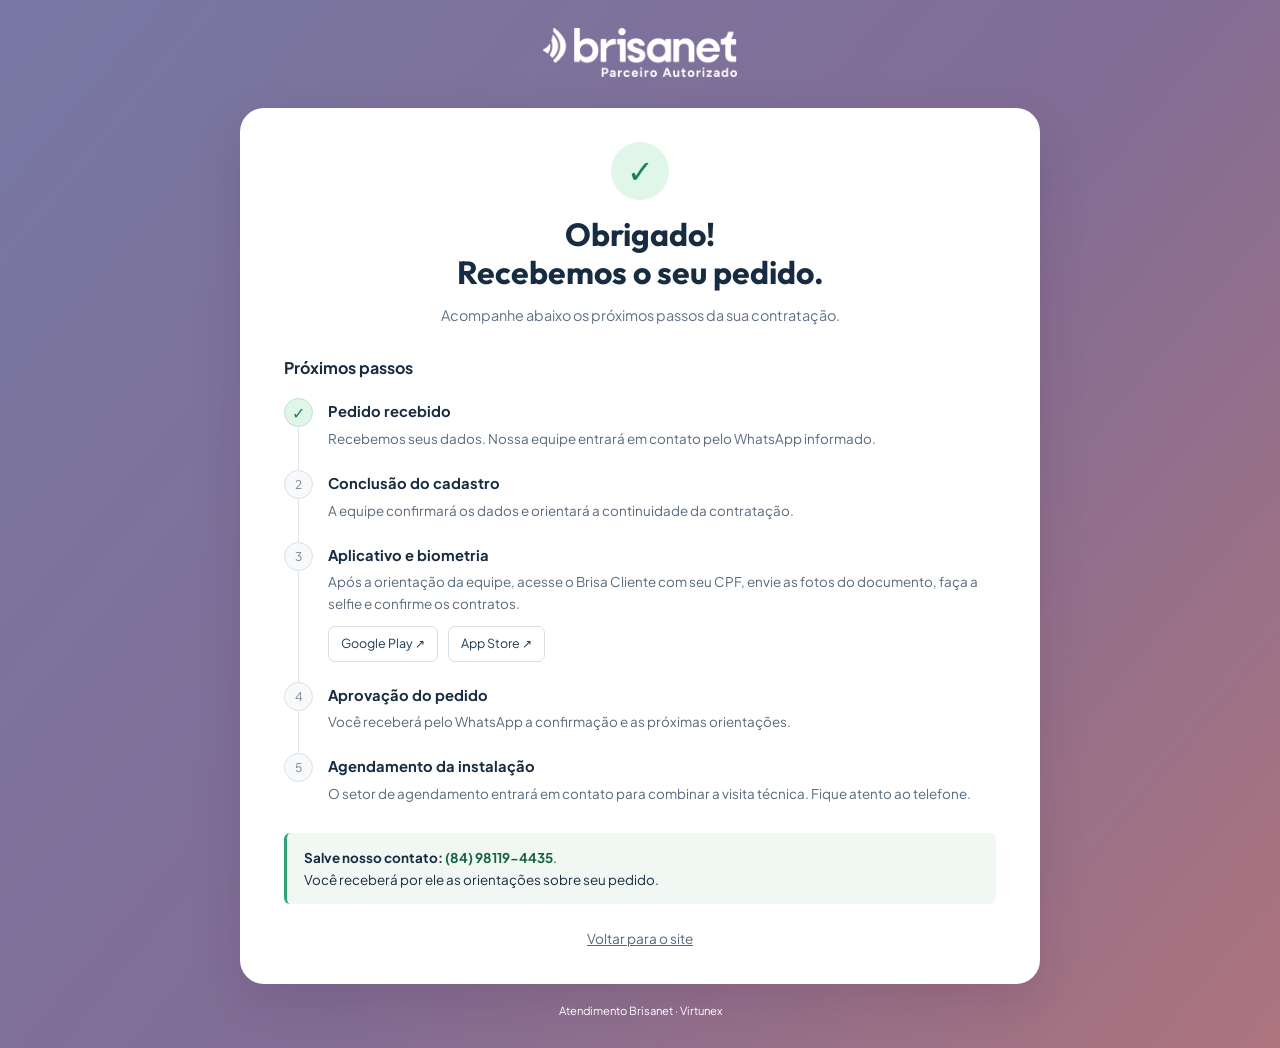
<file: obrigado.html>
<!doctype html><html lang="pt-BR"><head><meta charset="utf-8"><meta name="viewport" content="width=device-width,initial-scale=1"><meta name="robots" content="noindex,nofollow"><title>Obrigado! Recebemos seu pedido | Brisanet</title><link rel="icon" href="img/favicon.ico"><script defer src="obrigado.js?v=20261103-1"></script><style>
@font-face{font-family:Jakarta;src:url('fonts/plus-jakarta-sans-latin.woff2');font-weight:400 800;font-display:swap}@font-face{font-family:Outfit;src:url('fonts/outfit-latin.woff2');font-weight:400 800;font-display:swap}*{box-sizing:border-box}body{margin:0;padding:28px 20px;background:linear-gradient(130deg,#7778a4,#826d95 55%,#ad747d);min-height:100vh;color:#172c40;font-family:Jakarta,"Segoe UI",sans-serif;line-height:1.6}.brand{display:block;width:194px;margin:0 auto 24px}.brand img{width:100%;height:auto;filter:brightness(0) invert(1)}main{max-width:800px;background:white;margin:auto;padding:34px 44px;border-radius:24px;box-shadow:0 16px 48px #41183926}header{text-align:center}.check{display:grid;place-items:center;width:58px;height:58px;border-radius:50%;background:#e0f6e9;color:#168258;margin:0 auto 15px;font-size:32px}h1{font-family:Outfit,sans-serif;font-size:2rem;line-height:1.2;margin:0 0 12px}h1 span{display:block}header p{font-size:.9rem;color:#617286;margin:0}h2{font-size:1rem;margin:28px 0 18px}ol{list-style:none;padding:0;margin:0}li{position:relative;display:grid;grid-template-columns:30px 1fr;gap:14px;padding-bottom:20px}li:not(:last-child):before{content:"";position:absolute;left:14px;top:28px;bottom:0;width:1px;background:#e0e6eb}.marker{position:relative;display:grid;place-items:center;width:29px;height:29px;border:1px solid #dbe1e8;border-radius:50%;background:#f7f9fb;color:#748397;font-size:.75rem}.done .marker{background:#e0f6e9;color:#168258;border-color:#b8e5ce;font-size:1rem}li strong{font-size:.92rem}li p{margin:4px 0 0;font-size:.84rem;line-height:1.65;color:#586a7c}.stores{display:flex;gap:10px;flex-wrap:wrap;margin-top:10px}.stores a{font-size:.78rem;text-decoration:none;border:1px solid #d6dee6;border-radius:7px;padding:7px 12px;color:#193b54}.reminder{margin-top:8px;background:#f1f8f4;border-left:3px solid #32a578;padding:14px 17px;border-radius:6px;font-size:.84rem}.reminder p{margin:0}.reminder a{color:#166540;font-weight:700;text-decoration:none}.return{display:block;width:max-content;margin:24px auto 0;font-size:.85rem;color:#52677b}a:focus-visible{outline:3px solid #f07a23;outline-offset:4px}#protocol{font-size:.72rem;color:#748397;text-align:center;overflow-wrap:anywhere;margin:20px 0 0}[hidden]{display:none!important}footer{text-align:center;color:white;font-size:.7rem;margin-top:18px}@media(max-width:600px){body{padding:22px 12px}main{padding:28px 22px;border-radius:22px}h1{font-size:1.65rem}.brand{width:180px;margin-bottom:20px}li{gap:11px}header p{font-size:.83rem}}
</style></head><body><a class="brand" href="/" aria-label="Voltar ao site Brisanet"><img src="img/logo.webp" alt="Brisanet — parceiro autorizado" width="450" height="114"></a><main><header><div class="check" aria-hidden="true">✓</div><h1>Obrigado!<span>Recebemos o seu pedido.</span></h1><p>Acompanhe abaixo os próximos passos da sua contratação.</p></header><h2>Próximos passos</h2><ol><li class="done"><span class="marker" aria-label="Concluído">✓</span><div><strong>Pedido recebido</strong><p>Recebemos seus dados. Nossa equipe entrará em contato pelo WhatsApp informado.</p></div></li><li><span class="marker">2</span><div><strong>Conclusão do cadastro</strong><p>A equipe confirmará os dados e orientará a continuidade da contratação.</p></div></li><li><span class="marker">3</span><div><strong>Aplicativo e biometria</strong><p>Após a orientação da equipe, acesse o Brisa Cliente com seu CPF, envie as fotos do documento, faça a selfie e confirme os contratos.</p><div class="stores"><a href="https://play.google.com/store/apps/details?id=br.com.brisanet.minhabrisa&amp;hl=pt_BR" target="_blank" rel="noopener">Google Play ↗</a><a href="https://apps.apple.com/br/app/brisacliente/id1271781919" target="_blank" rel="noopener">App Store ↗</a></div></div></li><li><span class="marker">4</span><div><strong>Aprovação do pedido</strong><p>Você receberá pelo WhatsApp a confirmação e as próximas orientações.</p></div></li><li><span class="marker">5</span><div><strong>Agendamento da instalação</strong><p>O setor de agendamento entrará em contato para combinar a visita técnica. Fique atento ao telefone.</p></div></li></ol><aside class="reminder"><p><strong>Salve nosso contato:</strong> <a href="tel:+5584981194435">(84) 98119-4435</a>.</p><p>Você receberá por ele as orientações sobre seu pedido.</p></aside><p id="protocol" hidden></p><a class="return" href="/">Voltar para o site</a></main><footer>Atendimento Brisanet · Virtunex</footer></body></html>
</file>
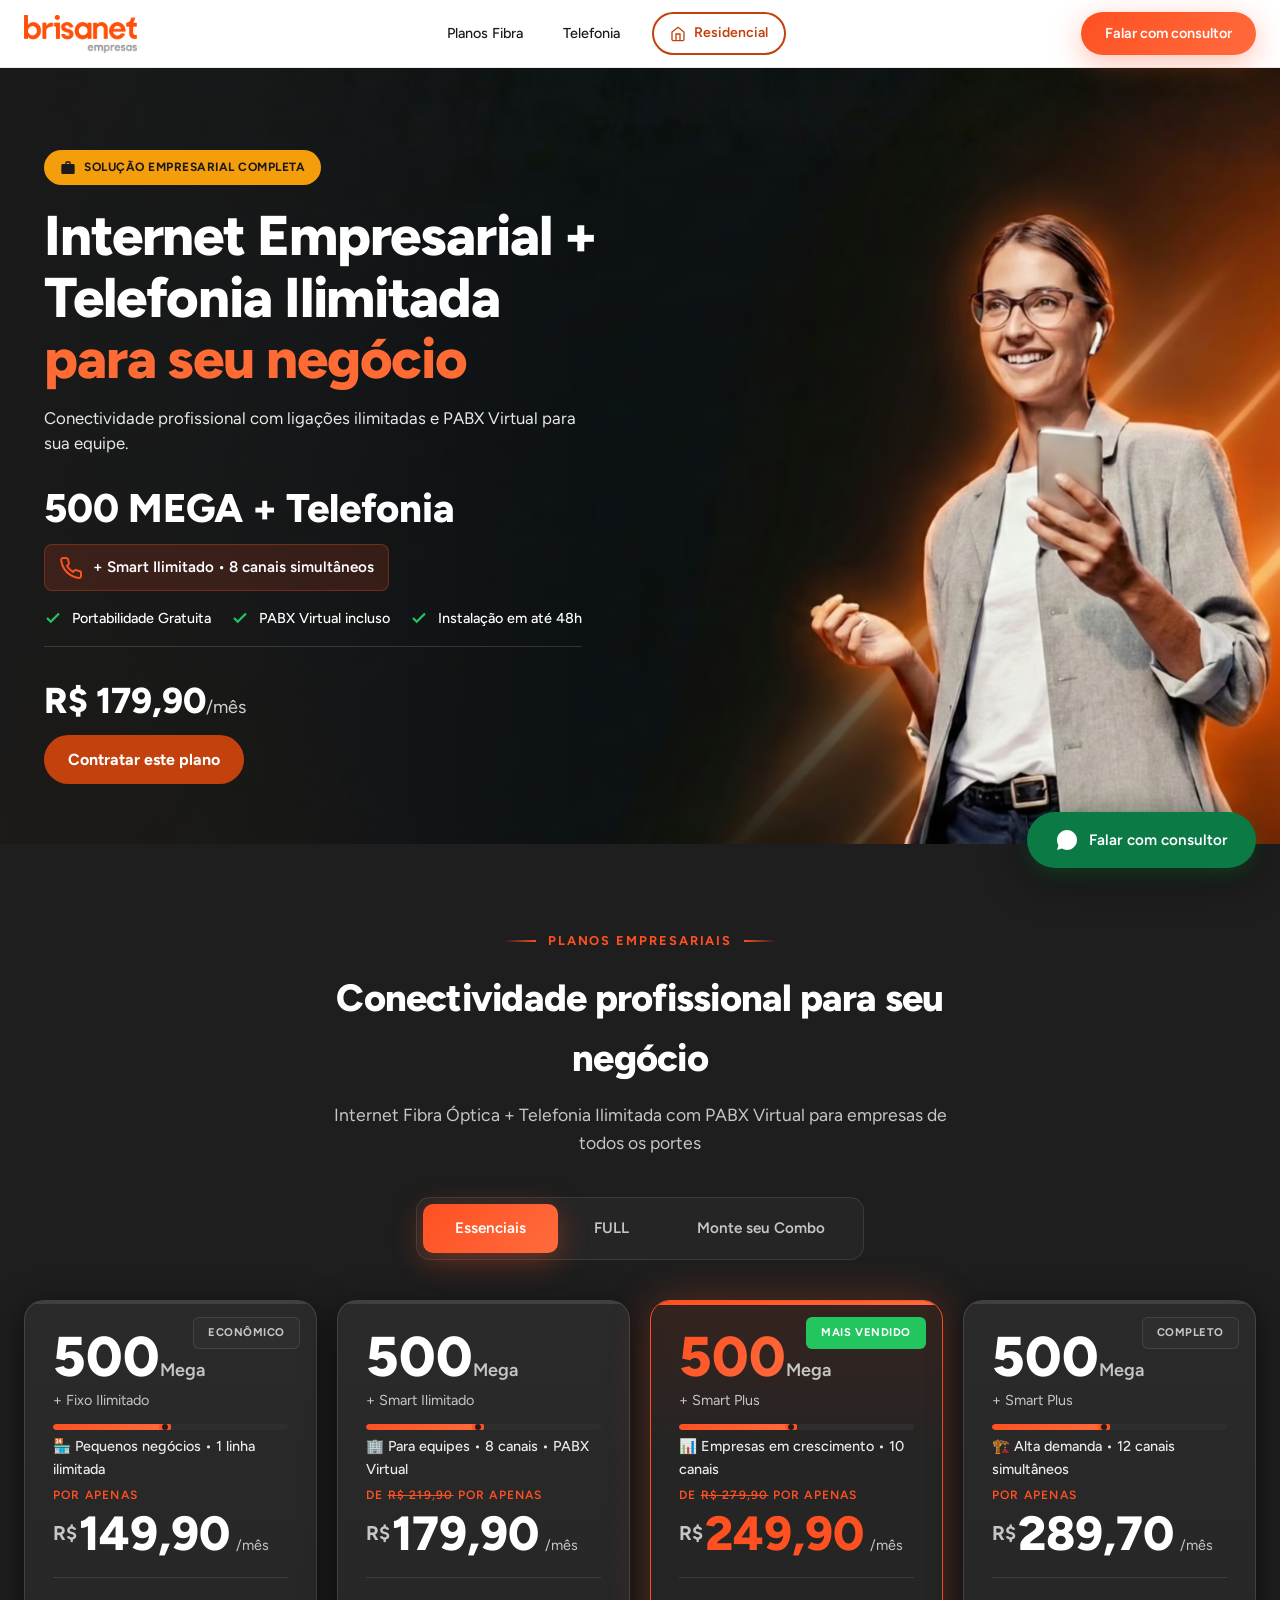
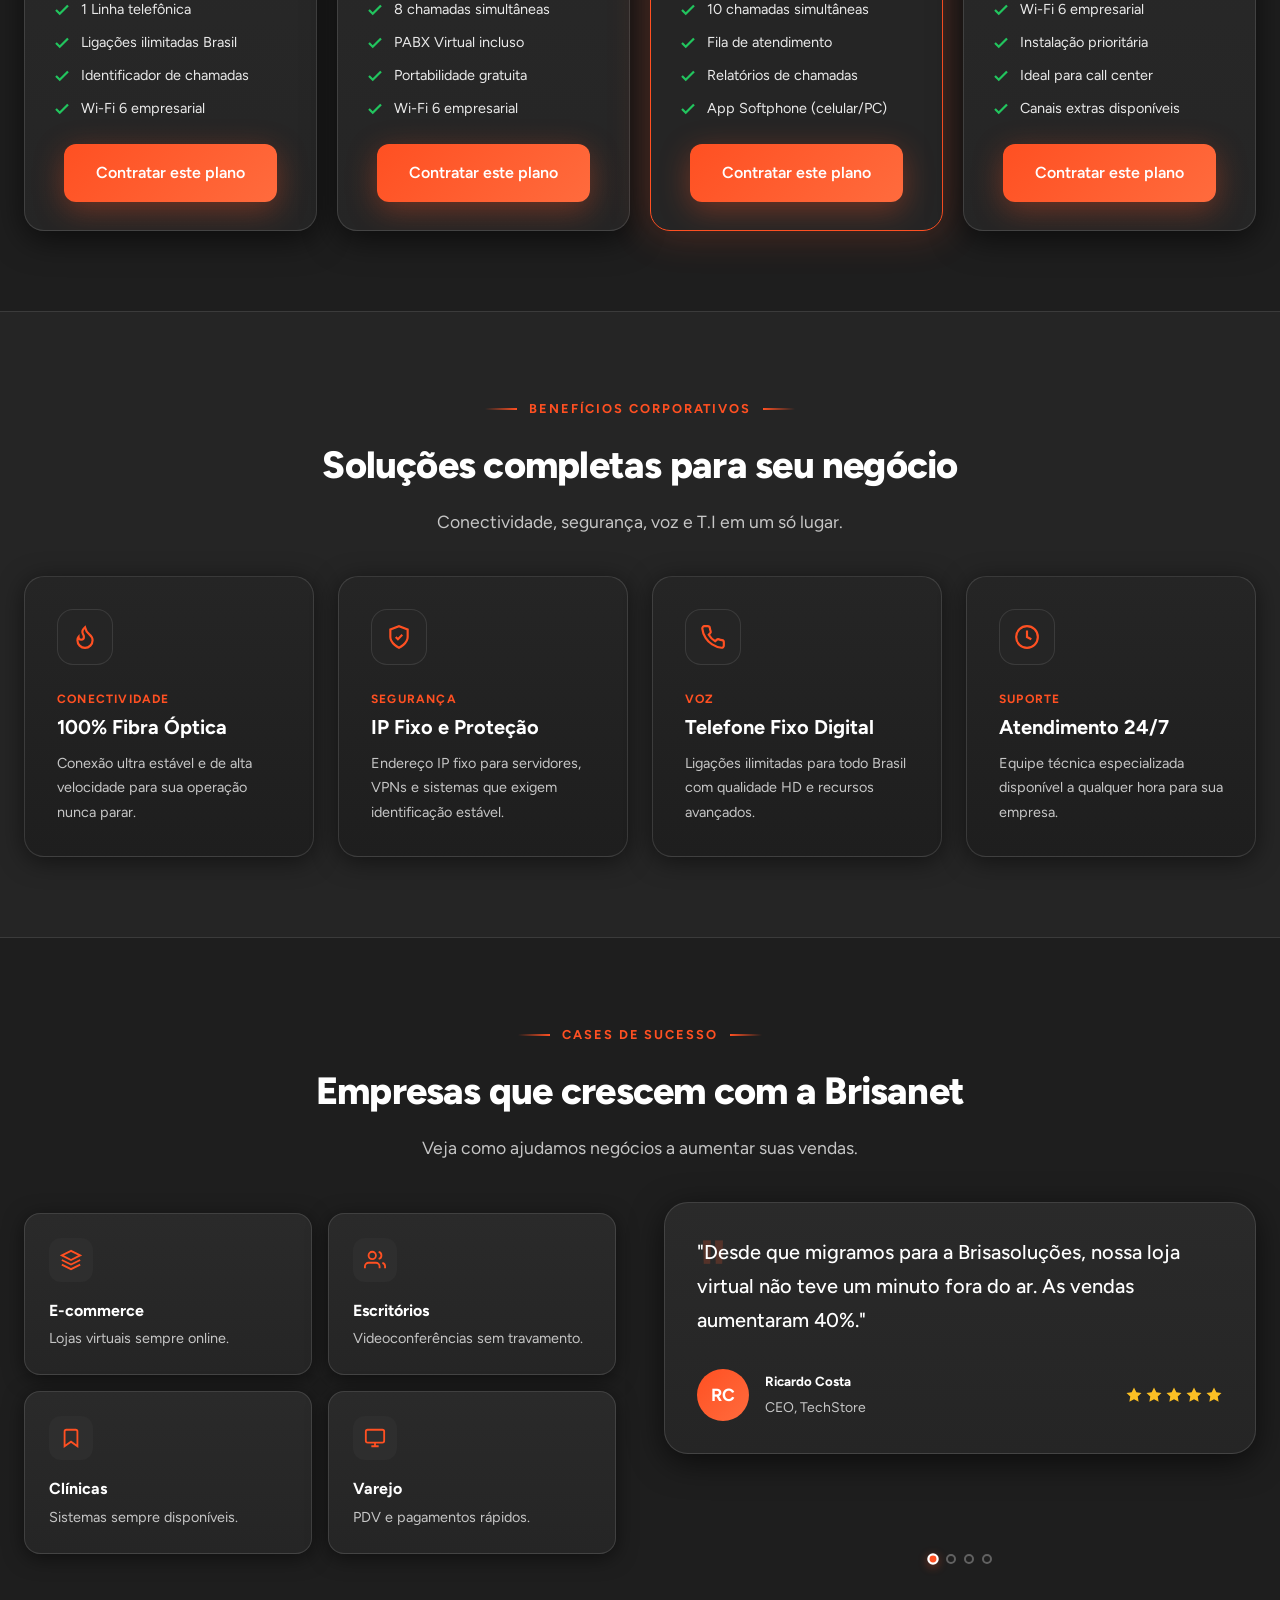
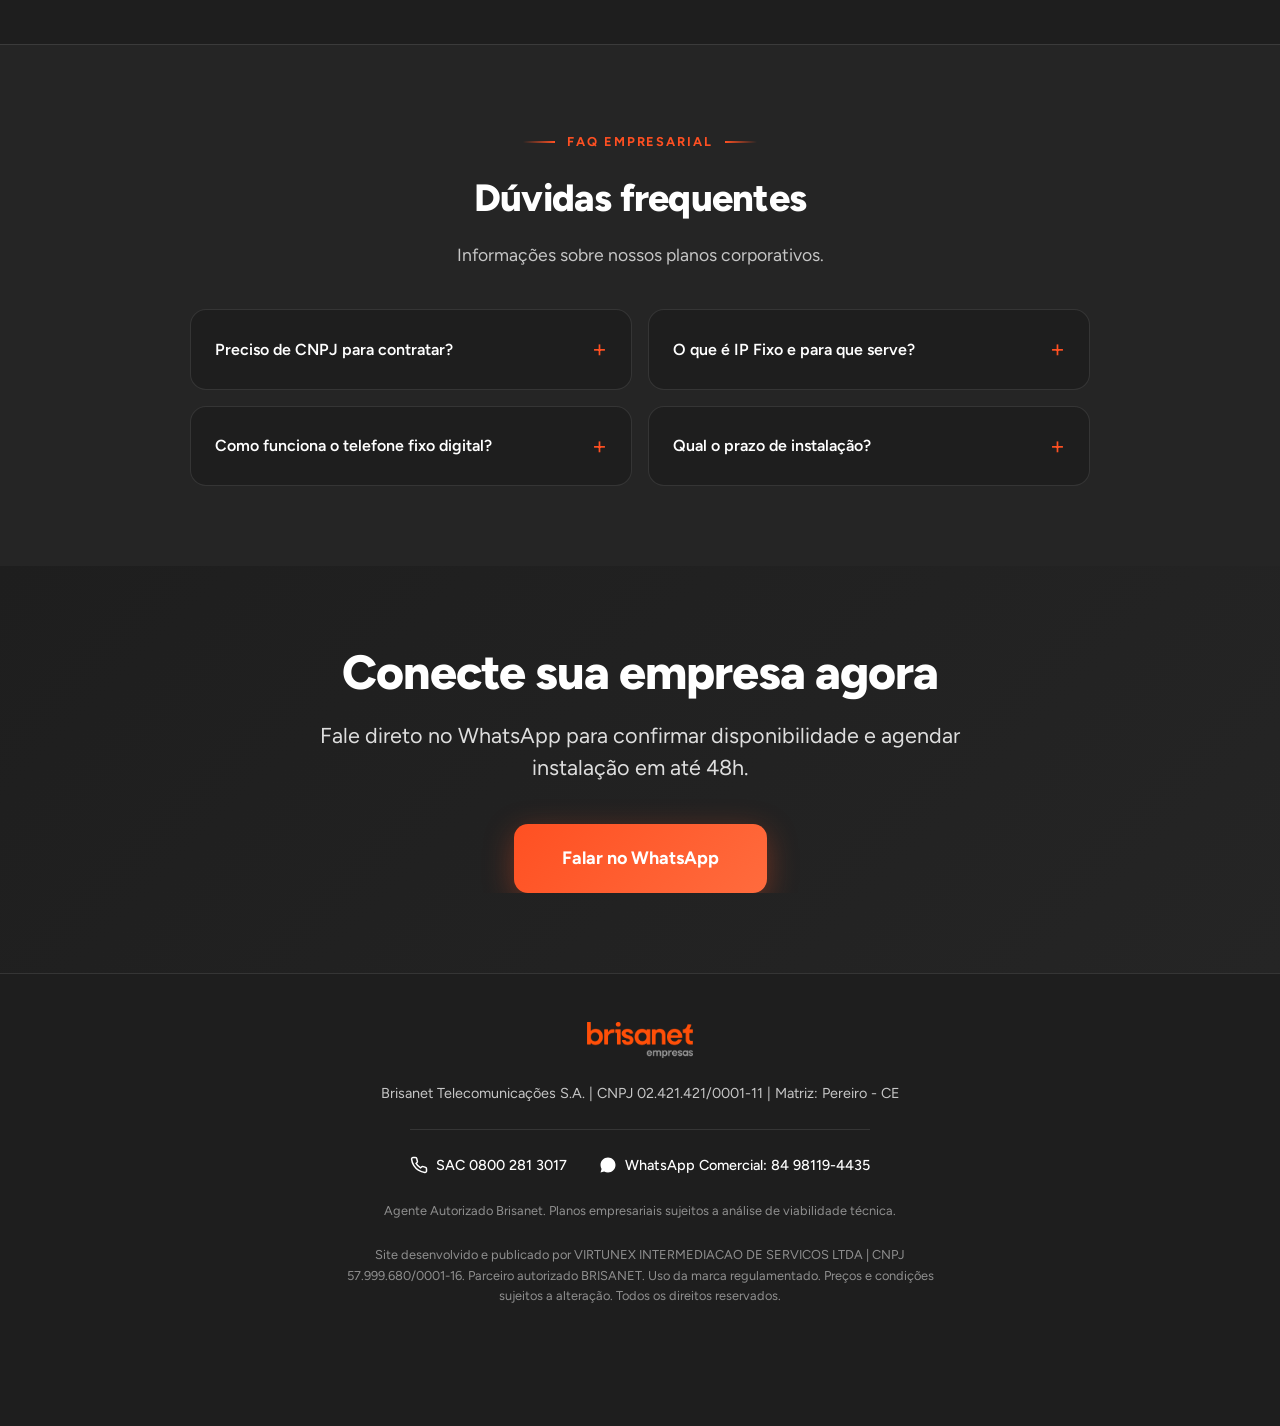
<file: empresas/telefonia.html>
<!DOCTYPE html>
<html lang="pt-BR">
<head>
  <!-- Google Tag Manager (GTM-WS3T5W6V) -->
  <script>(function(w,d,s,l,i){w[l]=w[l]||[];w[l].push({'gtm.start':
  new Date().getTime(),event:'gtm.js'});var f=d.getElementsByTagName(s)[0],
  j=d.createElement(s),dl=l!='dataLayer'?'&l='+l:'';j.async=true;j.src=
  'https://www.googletagmanager.com/gtm.js?id='+i+dl;f.parentNode.insertBefore(j,f);
  })(window,document,'script','dataLayer','GTM-WS3T5W6V');</script>
  <!-- End Google Tag Manager -->
  <meta charset="utf-8">
  <meta name="viewport" content="width=device-width, initial-scale=1">
  <meta name="description" content="Telefonia ilimitada + Internet Fibra para empresas. Portabilidade gratuita, PABX Virtual incluso. Combos a partir de R$ 149,90/mês.">
  <meta name="theme-color" content="#1E1E1E">
  <title>Telefonia Empresarial + Internet Fibra | Brisanet Empresas</title>
  <link rel="icon" type="image/x-icon" href="../img/favicon.ico">

  <!-- Fundo do hero = elemento LCP -->
  <link rel="preload" as="image" href="../img/hero-web-empresas-dez-v2-1883.avif" type="image/avif" media="(min-width: 769px)" fetchpriority="high">
  <link rel="preload" as="image" href="../img/hero-mob-empresas-dez-v2-1600.avif" type="image/avif" media="(max-width: 768px)" fetchpriority="high">
  <link rel="preload" href="../fonts/figtree-latin.woff2" as="font" type="font/woff2" crossorigin>
  <style>
    /* ===== FONTE SELF-HOSTED =====
       Figtree variavel: um arquivo por subset cobre o eixo 400-800, que sao
       exatamente os pesos usados nesta pagina. */
    @font-face {
      font-family: 'Figtree';
      font-style: normal;
      font-weight: 400 800;
      font-display: swap;
      src: url('../fonts/figtree-latin.woff2') format('woff2');
      unicode-range: U+0000-00FF, U+0131, U+0152-0153, U+02BB-02BC, U+02C6, U+02DA, U+02DC, U+0304, U+0308, U+0329, U+2000-206F, U+20AC, U+2122, U+2191, U+2193, U+2212, U+2215, U+FEFF, U+FFFD;
    }

    @font-face {
      font-family: 'Figtree';
      font-style: normal;
      font-weight: 400 800;
      font-display: swap;
      src: url('../fonts/figtree-latin-ext.woff2') format('woff2');
      unicode-range: U+0100-02BA, U+02BD-02C5, U+02C7-02CC, U+02CE-02D7, U+02DD-02FF, U+0304, U+0308, U+0329, U+1D00-1DBF, U+1E00-1E9F, U+1EF2-1EFF, U+2020, U+20A0-20AB, U+20AD-20C0, U+2113, U+2C60-2C7F, U+A720-A7FF;
    }

    :root {
      /* Brisasoluções Brand Colors */
      --orange: #FF5022;
      --orange-light: #FF6B3D;
      --orange-dark: #E5481E;
      --orange-gradient: linear-gradient(135deg, #FF5022 0%, #FF6B3D 100%);
      --orange-glow: rgba(255, 80, 34, 0.4);
      
      --black: #1E1E1E;
      --black-light: #2A2A2A;
      --black-lighter: #353535;
      
      --gray: #C6C6C6;
      --gray-light: #E0E0E0;
      --gray-dark: #888888;
      
      /* Surfaces */
      --bg: #1E1E1E;
      --bg2: #252525;
      --bg3: #2E2E2E;
      --surface: rgba(255, 255, 255, 0.04);
      --surface-hover: rgba(255, 255, 255, 0.08);
      
      /* Text */
      --text: #FFFFFF;
      --text2: rgba(255, 255, 255, 0.9);
      --text-muted: #C6C6C6;
      --text-subtle: rgba(255, 255, 255, 0.5);
      
      /* Accent */
      --accent: #FF5022;
      --accent2: #FF6B3D;
      
      /* Green for checkmarks */
      --green: #22C55E;
      --green-glow: rgba(34, 197, 94, 0.3);
      
      /* Borders */
      --border: rgba(255, 255, 255, 0.1);
      --border-hover: rgba(255, 255, 255, 0.2);
      --border-accent: rgba(255, 80, 34, 0.4);
      
      /* Shadows */
      --shadow-sm: 0 2px 8px rgba(0, 0, 0, 0.4);
      --shadow-md: 0 4px 20px rgba(0, 0, 0, 0.5);
      --shadow-lg: 0 8px 40px rgba(0, 0, 0, 0.6);
      --shadow-xl: 0 20px 60px rgba(0, 0, 0, 0.7);
      --shadow-glow: 0 0 40px rgba(255, 80, 34, 0.25);
      --shadow-accent: 0 8px 30px rgba(255, 80, 34, 0.35);
      
      /* Motion */
      --ease-out: cubic-bezier(0.16, 1, 0.3, 1);
      --ease-spring: cubic-bezier(0.34, 1.56, 0.64, 1);
    }

    *, *::before, *::after { box-sizing: border-box; margin: 0; padding: 0; }
    html { scroll-behavior: smooth; }
    
    body {
      font-family: 'Figtree', -apple-system, BlinkMacSystemFont, system-ui, sans-serif;
      color: var(--text2);
      background: var(--bg);
      min-height: 100vh;
      overflow-x: hidden;
      -webkit-font-smoothing: antialiased;
      line-height: 1.6;
    }

    /* Scrollbar */
    ::-webkit-scrollbar { width: 8px; }
    ::-webkit-scrollbar-track { background: var(--bg2); }
    ::-webkit-scrollbar-thumb { background: var(--accent); border-radius: 4px; }

    img, svg { display: block; max-width: 100%; }

    /* Rede de seguranca: com display:block e max-width:100%, um <svg viewBox>
       sem width/height ocupa a largura do container. Se por qualquer motivo a
       regra de tamanho do componente nao chegar, o icone fica pequeno em vez
       de tomar a tela. Qualquer regra especifica sobrescreve isto. */
    /* :where() zera a especificidade — senao esta guarda venceria
       .plan-feature svg (0,1,1) e todo icone viraria 20px. */
    svg:where(:not([width]):not([height])) { width: 1.25rem; height: 1.25rem; }
    a { color: inherit; text-decoration: none; }
    button { font: inherit; cursor: pointer; border: none; background: none; }
    ul { list-style: none; }
    
    ::selection { background: var(--accent); color: white; }

    .container { width: 100%; max-width: 1280px; margin: 0 auto; padding: 0 1.5rem; }
    .section { padding: 5rem 0; position: relative; }

    /* ========================================
       NAVIGATION
    ======================================== */
    
    .nav {
      position: fixed;
      top: 0;
      left: 0;
      right: 0;
      z-index: 200;
      padding: 0.75rem 0;
      /* branco solido desde o topo, como nas demais paginas */
      background: #ffffff;
      border-bottom: 1px solid rgba(0, 0, 0, 0.08);
      transition: padding 0.4s var(--ease-out), box-shadow 0.4s var(--ease-out);
    }

    .nav.scrolled {
      box-shadow: 0 2px 20px rgba(0, 0, 0, 0.1);
      padding: 0.5rem 0;
    }

    .nav-link:hover {
      color: #C2410C;
      background: rgba(255, 80, 34, 0.08);
    }
    
    .nav-inner {
      display: flex;
      align-items: center;
      justify-content: space-between;
      gap: 2rem;
    }

    .logo { display: flex; align-items: center; gap: 0.5rem; }
    .logo-img { height: 38px; width: auto; }
    
    /* Logo text fallback */
    .logo-text {
      font-size: 1.5rem;
      font-weight: 800;
      letter-spacing: -0.02em;
    }
    .logo-text .brisa { color: var(--accent); }
    .logo-text .solucoes { color: var(--gray); }

    .nav-links { display: flex; align-items: center; gap: 0.5rem; }
    
    .nav-link {
      padding: 0.5rem 1rem;
      font-size: 0.9rem;
      font-weight: 500;
      color: #1a1a1a;
      border-radius: 8px;
      transition: all 0.2s ease;
    }
    
    .nav-switch {
      display: flex;
      align-items: center;
      gap: 0.5rem;
      padding: 0.5rem 1rem;
      font-size: 0.875rem;
      font-weight: 600;
      /* laranja escuro: 5,18:1 com branco, ao contrario do --accent (#FF5022) */
      color: #C2410C;
      background: transparent;
      border: 2px solid #C2410C;
      border-radius: 50px;
      text-decoration: none;
      transition: all 0.3s ease;
      margin-left: 0.5rem;
    }
    .nav-switch:hover {
      background: var(--orange);
      color: #fff;
      transform: translateY(-2px);
    }
    .nav-switch svg {
      width: 16px;
      height: 16px;
    }

    .nav-cta {
      padding: 0.625rem 1.5rem;
      background: var(--orange-gradient);
      border-radius: 50px;
      font-size: 0.9rem;
      font-weight: 600;
      color: white;
      box-shadow: var(--shadow-accent);
      transition: all 0.3s var(--ease-out);
    }
    
    .nav-cta:hover { transform: translateY(-2px); box-shadow: var(--shadow-glow); }

    .mobile-btn {
      display: none;
      flex-direction: column;
      gap: 5px;
      padding: 0.5rem;
    }
    
    .mobile-btn span {
      display: block;
      width: 22px;
      height: 2px;
      background: var(--text);
      border-radius: 2px;
      transition: all 0.3s var(--ease-out);
    }
    
    .mobile-btn.active span:nth-child(1) { transform: rotate(45deg) translate(5px, 5px); }
    .mobile-btn.active span:nth-child(2) { opacity: 0; }
    .mobile-btn.active span:nth-child(3) { transform: rotate(-45deg) translate(5px, -5px); }

    .mobile-menu {
      position: fixed;
      inset: 0;
      background: var(--bg);
      z-index: 300;
      display: flex;
      flex-direction: column;
      align-items: center;
      justify-content: center;
      gap: 1.5rem;
      opacity: 0;
      visibility: hidden;
      transition: all 0.4s var(--ease-out);
    }
    
    .mobile-menu.active { opacity: 1; visibility: visible; }
    
    .mobile-menu a {
      font-size: 1.5rem;
      font-weight: 600;
      color: var(--text);
      padding: 0.5rem 2rem;
      opacity: 0;
      transform: translateY(20px);
      transition: all 0.3s var(--ease-out);
    }
    
    .mobile-menu.active a { opacity: 1; transform: translateY(0); }
    .mobile-menu.active a:nth-child(2) { transition-delay: 100ms; }
    .mobile-menu.active a:nth-child(3) { transition-delay: 150ms; }
    .mobile-menu.active a:nth-child(4) { transition-delay: 200ms; }
    .mobile-menu.active a:nth-child(5) { transition-delay: 250ms; }
    .mobile-menu.active a:nth-child(6) { transition-delay: 300ms; }
    .mobile-menu.active a:nth-child(7) { transition-delay: 350ms; }

    .mobile-menu-close {
      position: absolute;
      top: 20px;
      right: 20px;
      width: 44px;
      height: 44px;
      border: none;
      background: rgba(255, 80, 34, 0.1);
      border-radius: 12px;
      cursor: pointer;
      display: flex;
      align-items: center;
      justify-content: center;
      transition: all 0.3s var(--ease-out);
    }

    .mobile-menu-close svg {
      width: 24px;
      height: 24px;
      stroke: var(--orange);
    }

    .mobile-menu-close:hover {
      background: var(--orange);
    }

    .mobile-menu-close:hover svg {
      stroke: #fff;
    }

    @media (max-width: 768px) {
      .nav-links, .nav-cta { display: none; }
      .mobile-btn { display: flex; }
    }

    /* ========================================
       HERO BANNER - Background Image Style (Empresarial)
    ======================================== */

    .hero-banner {
      position: relative;
      width: 100%;
      min-height: 600px;
      /* Mesma arte, so' reencodada: o PNG de 2,5 MB virou AVIF de 29 KB.
         Esta declaracao e' o fallback para quem nao tem image-set(). */
      background:
        url('../img/hero-web-empresas-dez-v2-1883.webp'),
        linear-gradient(135deg, #1a1a1a 0%, #0a0a0a 80%);
      background-size: cover, cover;
      background-position: right center, center;
      background-repeat: no-repeat;
      display: flex;
      align-items: center;
      padding-top: 90px;
      overflow: hidden;
    }

    /* Mantido como background (e nao <picture>) para preservar o enquadramento
       do cover + background-position: right center. */
    @supports (background-image: image-set(url('x.avif') type('image/avif'))) {
      .hero-banner {
        background-image:
          image-set(url('../img/hero-web-empresas-dez-v2-1883.avif') type('image/avif'),
                    url('../img/hero-web-empresas-dez-v2-1883.webp') type('image/webp')),
          linear-gradient(135deg, #1a1a1a 0%, #0a0a0a 80%);
      }
    }

    .hero-banner__overlay {
      position: absolute;
      top: 0;
      left: 0;
      width: 65%;
      height: 100%;
      background: linear-gradient(90deg,
        rgba(26, 26, 26, 0.95) 0%,
        rgba(26, 26, 26, 0.75) 30%,
        rgba(26, 26, 26, 0.40) 50%,
        rgba(26, 26, 26, 0.0) 70%);
      pointer-events: none;
      z-index: 1;
    }

    .hero-banner__content {
      position: relative;
      z-index: 2;
      max-width: 600px;
      padding: 60px 20px;
    }

    .hero-banner__badge {
      display: inline-flex;
      align-items: center;
      gap: 8px;
      background: #F59E0B;
      color: #1a1a1a;
      font-size: 0.75rem;
      font-weight: 700;
      padding: 8px 16px;
      border-radius: 50px;
      margin-bottom: 20px;
      letter-spacing: 0.5px;
      text-transform: uppercase;
    }

    .hero-banner__title {
      font-family: 'Figtree', sans-serif;
      /* Escala do H1: sempre ~1.35x o .section-title (H2) em qualquer largura.
         A regra anterior (5vw) fazia o H2 ultrapassar o H1 entre 769px e ~1100px. */
      font-size: clamp(2.25rem, 1.45rem + 3.4vw, 3.5rem);
      font-weight: 800;
      color: #ffffff;
      line-height: 1.1;
      letter-spacing: -0.02em;
      margin-bottom: 16px;
    }

    .hero-banner__title .highlight {
      color: #FF6B35;
    }

    .hero-banner__subtitle {
      font-size: 1.05rem;
      color: rgba(255, 255, 255, 0.9);
      margin-bottom: 32px;
      line-height: 1.5;
    }

    .hero-banner__offer-box {
      display: flex;
      flex-direction: column;
      gap: 16px;
      align-items: flex-start;
    }

    /* 1. VELOCIDADE */
    .hero-banner__plan-speed {
      font-family: 'Figtree', sans-serif;
      font-size: 2.5rem;
      font-weight: 800;
      color: #ffffff;
      line-height: 1;
    }

    /* 2. AGREGADO - Mini-produto visual */
    .hero-banner__aggregate {
      display: inline-flex;
      align-items: center;
      gap: 10px;
      background: rgba(255, 80, 34, 0.15);
      border: 1px solid rgba(255, 80, 34, 0.3);
      border-radius: 8px;
      padding: 10px 14px;
      width: fit-content;
    }

    .hero-banner__aggregate .aggregate-icon {
      width: 24px;
      height: 24px;
      color: var(--accent);
    }

    .hero-banner__aggregate span {
      font-size: 0.95rem;
      font-weight: 600;
      color: #ffffff;
    }

    /* 3. BENEFÍCIOS - Checks */
    .hero-banner__checks {
      display: flex;
      flex-direction: column;
      gap: 10px;
      margin-bottom: 20px;
      padding-bottom: 16px;
      border-bottom: 1px solid rgba(255, 255, 255, 0.15);
    }

    .hero-banner__check {
      display: flex;
      align-items: center;
      gap: 10px;
      font-size: 0.9rem;
      color: #ffffff;
      font-weight: 500;
    }

    .hero-banner__check svg {
      width: 18px;
      height: 18px;
      color: #22C55E;
      flex-shrink: 0;
    }

    @media (min-width: 769px) {
      .hero-banner__checks {
        flex-direction: row;
        flex-wrap: wrap;
        gap: 8px 20px;
      }
    }

    /* 4. PREÇO */
    .hero-banner__price-value {
      font-family: 'Figtree', sans-serif;
      font-size: 2.25rem;
      font-weight: 800;
      color: #ffffff;
      line-height: 1;
    }

    .hero-banner__price-value .price-period {
      font-size: 0.5em;
      font-weight: 400;
      opacity: 0.8;
    }

    .hero-banner .btn--highlight {
      padding: 12px 24px;
      font-size: 1rem;
      /* laranja escuro: o #FF5022 dava 3,26:1 com branco */
      background: #C2410C;
      color: #ffffff;
      font-weight: 700;
      border-radius: 50px;
      transition: all 0.3s ease;
      border: none;
      display: inline-flex;
      align-items: center;
      gap: 8px;
      white-space: nowrap;
      text-decoration: none;
      width: fit-content;
    }

    .hero-banner .btn--highlight:hover {
      background: #ff5520;
      transform: translateY(-2px);
      box-shadow: 0 4px 20px rgba(255, 107, 53, 0.4);
    }

    @media (max-width: 768px) {
      .hero-banner {
        background:
          url('../img/hero-mob-empresas-dez-v2-1600.webp'),
          linear-gradient(135deg, #1a1a1a 0%, #0a0a0a 80%);
        background-size: cover, cover;
        background-position: center top, center;
        min-height: auto;
        padding: 80px 0 40px;
      }

      @supports (background-image: image-set(url('x.avif') type('image/avif'))) {
        .hero-banner {
          background-image:
            image-set(url('../img/hero-mob-empresas-dez-v2-1600.avif') type('image/avif'),
                      url('../img/hero-mob-empresas-dez-v2-1600.webp') type('image/webp')),
            linear-gradient(135deg, #1a1a1a 0%, #0a0a0a 80%);
        }
      }

      .hero-banner__overlay {
        width: 100%;
        background: linear-gradient(180deg,
          rgba(26, 26, 26, 0.92) 0%,
          rgba(26, 26, 26, 0.78) 40%,
          rgba(26, 26, 26, 0.45) 65%,
          rgba(26, 26, 26, 0.0) 85%);
      }

      .hero-banner__content {
        max-width: 100%;
        text-align: left;
        padding: 30px 20px;
      }

      .hero-banner__offer-box {
        align-items: flex-start;
      }

      .hero-banner__plan-speed {
        font-size: 2rem;
      }

      .hero-banner__price-value {
        font-size: 1.75rem;
      }

      .hero-banner .btn--highlight {
        width: fit-content;
        padding: 12px 24px;
      }
    }

    /* ========================================
       PLANS SECTION
    ======================================== */
    
    .plans {
      background: var(--bg);
      position: relative;
    }

    .section-header {
      text-align: center;
      max-width: 650px;
      margin: 0 auto 2.5rem;
    }
    
    .section-eyebrow {
      display: inline-flex;
      align-items: center;
      gap: 0.75rem;
      font-size: 0.8rem;
      font-weight: 700;
      text-transform: uppercase;
      letter-spacing: 0.15em;
      color: var(--accent);
      margin-bottom: 1rem;
    }
    
    .section-eyebrow::before,
    .section-eyebrow::after {
      content: '';
      width: 32px;
      height: 2px;
      background: linear-gradient(90deg, transparent, var(--accent));
    }
    
    .section-eyebrow::after {
      background: linear-gradient(90deg, var(--accent), transparent);
    }
    
    .section-title {
      /* Um degrau abaixo do H1 da hero em toda a faixa de larguras. */
      font-size: clamp(1.625rem, 1.15rem + 2.1vw, 2.375rem);
      font-weight: 800;
      color: var(--text);
      margin-bottom: 0.75rem;
      letter-spacing: -0.02em;
    }
    
    .section-subtitle {
      font-size: 1.1rem;
      color: var(--text-muted);
    }

    /* Plan Tabs - Centralized */
    .plan-tabs-wrapper {
      display: flex;
      justify-content: center;
      margin-bottom: 2.5rem;
    }
    
    .plan-tabs {
      display: inline-flex;
      gap: 0.25rem;
      padding: 0.375rem;
      background: var(--bg2);
      border: 1px solid var(--border);
      border-radius: 14px;
    }
    
    .plan-tab {
      padding: 0.75rem 2rem;
      border-radius: 10px;
      font-size: 0.95rem;
      font-weight: 600;
      color: var(--text-muted);
      transition: all 0.3s var(--ease-out);
    }
    
    .plan-tab.active {
      color: white;
      background: var(--orange-gradient);
      box-shadow: var(--shadow-accent);
    }
    
    .plan-tab:hover:not(.active) {
      color: var(--text);
      background: var(--surface);
    }

    .plan-panel { display: none; }
    .plan-panel.active { display: block; animation: fadeIn 0.5s var(--ease-out); }
    @keyframes fadeIn { from { opacity: 0; transform: translateY(10px); } to { opacity: 1; transform: translateY(0); } }

    .plan-grid {
      display: grid;
      grid-template-columns: repeat(4, 1fr);
      gap: 1.25rem;
    }
    
    @media (max-width: 1200px) { .plan-grid { grid-template-columns: repeat(2, 1fr); } }
    
    @media (max-width: 640px) {
      .plan-grid {
        display: flex;
        gap: 1rem;
        overflow-x: auto;
        overflow-y: visible;
        scroll-snap-type: x mandatory;
        -webkit-overflow-scrolling: touch;
        padding: 1rem 0.5rem 1.5rem;
        margin: 0 -1.5rem;
        scrollbar-width: none;
        touch-action: auto;
        overscroll-behavior-x: contain;
        overscroll-behavior-y: auto;
      }
      .plan-grid::-webkit-scrollbar { display: none; }
      .plan-card {
        flex: 0 0 85%;
        scroll-snap-align: center;
        min-width: 300px;
        touch-action: auto;
      }
    }

    /* Plan Cards */
    .plan-card {
      background: linear-gradient(180deg, #2A2A2A 0%, #252525 100%);
      border: 1px solid rgba(255, 255, 255, 0.12);
      border-radius: 20px;
      padding: 1.75rem;
      position: relative;
      transition: all 0.4s var(--ease-out);
      display: flex;
      flex-direction: column;
      overflow: hidden;
      box-shadow: 0 8px 32px rgba(0, 0, 0, 0.6);
    }
    
    .plan-card::before {
      content: '';
      position: absolute;
      top: 0;
      left: 0;
      right: 0;
      height: 3px;
      background: var(--border);
      transition: all 0.4s var(--ease-out);
    }
    
    .plan-card:hover {
      transform: translateY(-8px);
      border-color: rgba(255, 255, 255, 0.25);
      box-shadow: 0 12px 48px rgba(0, 0, 0, 0.8), 0 0 0 1px rgba(255, 255, 255, 0.1);
    }
    
    .plan-card:hover::before {
      background: var(--orange-gradient);
    }
    
    .plan-card.featured {
      border-color: var(--accent);
      background: linear-gradient(180deg, rgba(255, 80, 34, 0.1) 0%, var(--bg2) 30%);
      box-shadow: var(--shadow-glow);
    }
    
    .plan-card.featured::before {
      background: var(--orange-gradient);
      height: 4px;
    }

    .plan-badge {
      position: absolute;
      top: 1rem;
      right: 1rem;
      padding: 0.375rem 0.875rem;
      background: var(--bg3);
      border: 1px solid var(--border);
      border-radius: 6px;
      font-size: 0.7rem;
      font-weight: 700;
      text-transform: uppercase;
      letter-spacing: 0.05em;
      color: var(--text-muted);
    }
    
    .plan-badge.pop {
      background: var(--green);
      border-color: transparent;
      color: white;
      animation: badge-glow 2s ease-in-out infinite;
    }
    
    @keyframes badge-glow {
      0%, 100% { box-shadow: 0 0 0 0 var(--green-glow); }
      50% { box-shadow: 0 0 20px 4px var(--green-glow); }
    }

    .plan-speed { margin-bottom: 0.75rem; }
    
    .plan-speed-value {
      font-size: clamp(2.5rem, 2rem + 2vw, 3.5rem);
      font-weight: 800;
      line-height: 1;
      color: var(--text);
    }
    
    .plan-card.featured .plan-speed-value {
      background: var(--orange-gradient);
      -webkit-background-clip: text;
      background-clip: text;
      -webkit-text-fill-color: transparent;
    }
    
    .plan-speed-unit {
      font-size: 1.125rem;
      color: var(--text-muted);
      font-weight: 600;
    }
    
    .plan-speed-label {
      font-size: 0.9rem;
      color: var(--text-muted);
      margin-top: 0.25rem;
    }

    .plan-speed-bar {
      height: 6px;
      background: var(--bg3);
      border-radius: 6px;
      margin-top: 0.75rem;
      overflow: hidden;
    }
    
    .plan-speed-bar-fill {
      height: 100%;
      background: var(--orange-gradient);
      border-radius: 6px;
      transition: width 0.8s var(--ease-out);
      position: relative;
    }
    
    .plan-speed-bar-fill::after {
      content: '';
      position: absolute;
      right: 0;
      top: 50%;
      transform: translateY(-50%);
      width: 12px;
      height: 12px;
      background: var(--bg);
      border: 3px solid var(--accent);
      border-radius: 50%;
    }

    .plan-partner {
      height: 32px;
      margin-bottom: 0.75rem;
      display: flex;
      align-items: center;
      gap: 0.5rem;
      font-size: 0.9rem;
      color: var(--text2);
      font-weight: 500;
    }

    .plan-price {
      margin-bottom: 1.25rem;
      padding-bottom: 1.25rem;
      border-bottom: 1px solid var(--border);
    }
    
    .plan-price-label {
      font-size: 0.75rem;
      font-weight: 600;
      text-transform: uppercase;
      letter-spacing: 0.1em;
      color: var(--accent);
      margin-bottom: 0.25rem;
    }
    
    .plan-price-old {
      font-size: 0.875rem;
      color: var(--text-subtle);
      text-decoration: line-through;
      margin-bottom: 0.125rem;
    }
    
    .plan-price-current {
      display: flex;
      align-items: baseline;
      gap: 0.125rem;
    }
    
    .plan-price-currency {
      font-size: 1.25rem;
      font-weight: 700;
      color: var(--text-muted);
      align-self: flex-start;
      margin-top: 0.5rem;
    }
    
    .plan-price-value {
      font-size: clamp(2.25rem, 2rem + 1.5vw, 3rem);
      font-weight: 800;
      color: var(--text);
      line-height: 1;
    }
    
    .plan-card.featured .plan-price-value { color: var(--accent); }
    
    .plan-price-period {
      font-size: 0.9rem;
      color: var(--text-muted);
      margin-left: 0.25rem;
    }
    
    .plan-price-consult {
      font-size: 1.5rem;
      font-weight: 700;
      color: var(--accent);
      line-height: 1;
    }

    .plan-features {
      flex: 1;
      display: flex;
      flex-direction: column;
      gap: 0.625rem;
      margin-bottom: 1.5rem;
    }
    
    .plan-feature {
      display: flex;
      align-items: center;
      gap: 0.625rem;
      font-size: 0.9rem;
      color: var(--text2);
    }
    
    .plan-feature svg {
      width: 18px;
      height: 18px;
      flex-shrink: 0;
      color: var(--green);
    }
    
    .plan-feature.highlight {
      color: var(--accent);
      font-weight: 600;
    }
    
    .plan-feature.highlight svg {
      color: var(--accent);
    }

    /* CTA Button - Centralized */
    .plan-cta-wrapper {
      display: flex;
      justify-content: center;
    }
    
    .plan-cta {
      padding: 1rem 2rem;
      background: var(--orange-gradient);
      border: none;
      border-radius: 12px;
      font-weight: 600;
      color: #fff;
      transition: all 0.3s var(--ease-out);
      box-shadow: var(--shadow-accent);
    }

    .plan-cta span { position: relative; z-index: 1; }

    .plan-cta:hover {
      transform: translateY(-3px);
      box-shadow: var(--shadow-glow);
    }

    /* Navigation Arrows */
    .plan-nav {
      display: flex;
      justify-content: center;
      gap: 1rem;
      margin-top: 2rem;
    }
    
    .plan-nav-btn {
      width: 48px;
      height: 48px;
      border-radius: 50%;
      background: var(--bg2);
      border: 1px solid var(--border);
      display: flex;
      align-items: center;
      justify-content: center;
      color: var(--text-muted);
      transition: all 0.3s var(--ease-out);
    }
    
    .plan-nav-btn:hover {
      background: var(--orange-gradient);
      border-color: transparent;
      color: white;
      transform: scale(1.1);
      box-shadow: var(--shadow-accent);
    }
    
    .plan-nav-btn svg { width: 24px; height: 24px; }

    /* Setas removidas - apenas dots */
    .plan-nav { display: none; }

    /* Plan Dots */
    .plan-dots {
      display: flex;
      justify-content: center;
      gap: 0.75rem;
      margin-top: 2rem;
    }

    /* O alvo e' o proprio botao (24x24). O ponto visual de 10px fica no ::after —
       pseudo-elemento nao conta como area de clique para o target-size. */
    .plan-dot {
      width: 24px;
      height: 24px;
      background: transparent;
      border: none;
      padding: 0;
      cursor: pointer;
      position: relative;
    }

    .plan-dot::after {
      content: '';
      position: absolute;
      top: 50%;
      left: 50%;
      transform: translate(-50%, -50%);
      width: 10px;
      height: 10px;
      border-radius: 50%;
      background: transparent;
      border: 2px solid rgba(255, 255, 255, 0.3);
      transition: all 0.3s var(--ease-out);
    }

    .plan-dot.active::after {
      background: var(--accent);
      border-color: #ffffff;
      transform: translate(-50%, -50%) scale(1.15);
    }

    .plan-dot:hover:not(.active)::after {
      border-color: rgba(255, 255, 255, 0.5);
    }

    @media (min-width: 641px) {
      .plan-dots { display: none; }
    }

    /* ========================================
       BENEFITS SECTION
    ======================================== */
    
    .benefits {
      background: var(--bg2);
      border-top: 1px solid var(--border);
      border-bottom: 1px solid var(--border);
    }

    .benefits-grid {
      display: grid;
      grid-template-columns: repeat(4, 1fr);
      gap: 1.5rem;
    }
    
    @media (max-width: 1024px) { .benefits-grid { grid-template-columns: repeat(2, 1fr); } }
    @media (max-width: 640px) { .benefits-grid { grid-template-columns: 1fr; } }

    .benefit-card {
      background: linear-gradient(180deg, #252525 0%, #1E1E1E 100%);
      border: 1px solid rgba(255, 255, 255, 0.12);
      border-radius: 20px;
      padding: 2rem;
      transition: all 0.4s var(--ease-out);
      position: relative;
      overflow: hidden;
      box-shadow: 0 4px 24px rgba(0, 0, 0, 0.5);
    }
    
    .benefit-card::after {
      content: '';
      position: absolute;
      top: 0;
      left: 0;
      width: 0;
      height: 3px;
      background: var(--orange-gradient);
      transition: width 0.4s var(--ease-out);
    }
    
    .benefit-card:hover {
      transform: translateY(-6px);
      border-color: rgba(255, 255, 255, 0.25);
      box-shadow: 0 8px 40px rgba(0, 0, 0, 0.7), 0 0 0 1px rgba(255, 80, 34, 0.3);
    }
    
    .benefit-card:hover::after { width: 100%; }

    .benefit-icon {
      width: 56px;
      height: 56px;
      background: var(--bg2);
      border: 1px solid var(--border);
      border-radius: 16px;
      display: grid;
      place-items: center;
      margin-bottom: 1.25rem;
      transition: all 0.3s var(--ease-out);
    }
    
    .benefit-card:hover .benefit-icon {
      background: var(--orange-gradient);
      border-color: transparent;
      box-shadow: var(--shadow-accent);
    }
    
    .benefit-icon svg {
      width: 26px;
      height: 26px;
      color: var(--accent);
      transition: color 0.3s ease;
    }
    
    .benefit-card:hover .benefit-icon svg { color: white; }
    
    .benefit-label {
      font-size: 0.75rem;
      font-weight: 700;
      text-transform: uppercase;
      letter-spacing: 0.1em;
      color: var(--accent);
      margin-bottom: 0.5rem;
    }
    
    .benefit-title {
      font-size: 1.25rem;
      font-weight: 700;
      color: var(--text);
      margin-bottom: 0.5rem;
    }
    
    .benefit-desc {
      font-size: 0.9rem;
      color: var(--text-muted);
      line-height: 1.7;
    }

    /* ========================================
       TESTIMONIALS
    ======================================== */
    
    .testimonials {
      background: var(--bg);
    }

    .testimonials-wrapper {
      display: grid;
      grid-template-columns: 1fr 1fr;
      gap: 3rem;
      align-items: center;
    }
    
    @media (max-width: 1024px) { .testimonials-wrapper { grid-template-columns: 1fr; gap: 2.5rem; } }

    .experience-cards {
      display: grid;
      grid-template-columns: repeat(2, 1fr);
      gap: 1rem;
    }
    
    .experience-card {
      background: linear-gradient(180deg, #2A2A2A 0%, #252525 100%);
      border: 1px solid rgba(255, 255, 255, 0.12);
      border-radius: 16px;
      padding: 1.5rem;
      transition: all 0.3s var(--ease-out);
      box-shadow: 0 4px 20px rgba(0, 0, 0, 0.5);
    }
    
    .experience-card:hover {
      transform: translateY(-4px);
      box-shadow: 0 8px 32px rgba(0, 0, 0, 0.7);
      border-color: rgba(255, 255, 255, 0.2);
    }
    
    .experience-card-icon {
      width: 44px;
      height: 44px;
      background: var(--bg3);
      border-radius: 12px;
      display: grid;
      place-items: center;
      margin-bottom: 1rem;
    }
    
    .experience-card-icon svg {
      width: 22px;
      height: 22px;
      color: var(--accent);
    }
    
    .experience-card h3 {
      font-size: 1rem;
      font-weight: 700;
      color: var(--text);
      margin-bottom: 0.25rem;
    }
    
    .experience-card p {
      font-size: 0.9rem;
      color: var(--text-muted);
    }

    .testimonial-track { position: relative; min-height: 320px; }
    
    .testimonial-slide {
      position: absolute;
      inset: 0;
      opacity: 0;
      visibility: hidden;
      transition: all 0.5s var(--ease-out);
    }
    
    .testimonial-slide.active { opacity: 1; visibility: visible; }

    .testimonial-card {
      background: linear-gradient(180deg, #2A2A2A 0%, #252525 100%);
      border: 1px solid rgba(255, 255, 255, 0.12);
      border-radius: 24px;
      padding: 2rem;
      position: relative;
      box-shadow: 0 8px 32px rgba(0, 0, 0, 0.6);
    }
    
    .testimonial-card::before {
      content: '"';
      position: absolute;
      top: 1.5rem;
      left: 2rem;
      font-size: 100px;
      line-height: 1;
      background: var(--orange-gradient);
      -webkit-background-clip: text;
      background-clip: text;
      -webkit-text-fill-color: transparent;
      opacity: 0.2;
    }
    
    .testimonial-quote {
      font-size: 1.25rem;
      font-weight: 500;
      line-height: 1.7;
      color: var(--text);
      margin-bottom: 2rem;
      position: relative;
      z-index: 1;
    }
    
    .testimonial-author {
      display: flex;
      align-items: center;
      gap: 1rem;
    }
    
    .testimonial-avatar {
      width: 52px;
      height: 52px;
      background: var(--orange-gradient);
      border-radius: 50%;
      display: grid;
      place-items: center;
      font-weight: 700;
      font-size: 1.1rem;
      color: white;
    }
    
    .testimonial-info h4 {
      /* era <h5> (0.83em = 13.28px por padrao do navegador); virou <h4> para
         corrigir heading-order, entao o tamanho fica fixado para nao mudar nada */
      font-size: 0.83rem;
      font-weight: 700;
      color: var(--text);
      margin-bottom: 2px;
    }
    
    .testimonial-info span {
      font-size: 0.875rem;
      color: var(--text-muted);
    }
    
    .testimonial-rating {
      display: flex;
      gap: 2px;
      margin-left: auto;
    }
    
    .testimonial-rating svg {
      width: 18px;
      height: 18px;
      color: #FBBF24;
      fill: #FBBF24;
    }

    .carousel-dots {
      display: flex;
      justify-content: center;
      gap: 0.5rem;
      margin-top: 2rem;
    }
    
    .carousel-dot {
      width: 10px;
      height: 10px;
      border-radius: 50%;
      background: transparent;
      border: 2px solid rgba(255, 255, 255, 0.3);
      transition: all 0.3s var(--ease-out);
      cursor: pointer;
    }

    .carousel-dot.active {
      background: var(--accent);
      border-color: #ffffff;
      transform: scale(1.15);
      box-shadow: 0 2px 8px var(--orange-glow);
    }

    .carousel-dot:hover:not(.active) {
      border-color: rgba(255, 255, 255, 0.5);
    }

    /* ========================================
       FAQ
    ======================================== */
    
    .faq { background: var(--bg2); border-top: 1px solid var(--border); }

    .faq-grid {
      display: grid;
      grid-template-columns: repeat(2, 1fr);
      gap: 1rem;
      max-width: 900px;
      margin: 0 auto;
    }
    
    @media (max-width: 768px) { .faq-grid { grid-template-columns: 1fr; } }

    .faq-item {
      background: var(--bg);
      border: 1px solid var(--border);
      border-radius: 16px;
      overflow: hidden;
      transition: all 0.3s var(--ease-out);
    }
    
    .faq-item:hover { border-color: var(--border-hover); }
    
    .faq-item[open] {
      border-color: var(--accent);
      box-shadow: var(--shadow-glow);
    }
    
    .faq-item summary {
      padding: 1.25rem 1.5rem;
      font-weight: 600;
      color: var(--text);
      cursor: pointer;
      display: flex;
      align-items: center;
      justify-content: space-between;
      gap: 1rem;
      list-style: none;
    }
    
    .faq-item summary::-webkit-details-marker { display: none; }
    .faq-item summary:hover { background: var(--surface); }
    
    .faq-item summary::after {
      content: '+';
      font-size: 1.5rem;
      font-weight: 400;
      color: var(--accent);
      transition: transform 0.3s var(--ease-out);
    }
    
    .faq-item[open] summary::after { transform: rotate(45deg); }
    .faq-item[open] summary { background: var(--surface); }
    
    .faq-item p {
      padding: 0 1.5rem 1.5rem;
      color: var(--text-muted);
      font-size: 0.9rem;
      line-height: 1.7;
    }

    /* ========================================
       CTA SECTION - Simplificada com Expansão
    ======================================== */

    .cta-section {
      background: linear-gradient(135deg, #1E1E1E 0%, #252525 100%);
      padding: 5rem 0;
      margin: 0;
    }

    .cta-card {
      background: transparent;
      border-radius: 0;
      padding: 0;
      text-align: center;
      position: relative;
      overflow: hidden;
    }

    .cta-content {
      position: relative;
      z-index: 1;
      max-width: 700px;
      margin: 0 auto;
      padding: 0 1.5rem;
    }

    .cta-title {
      font-family: 'Figtree', sans-serif;
      font-size: clamp(2rem, 1.5rem + 3vw, 3rem);
      font-weight: 800;
      color: white;
      margin-bottom: 1.25rem;
      letter-spacing: -0.02em;
      line-height: 1.1;
    }

    .cta-subtitle {
      font-size: 1.35rem;
      color: rgba(255, 255, 255, 0.85);
      margin-bottom: 2.5rem;
      line-height: 1.5;
    }

    /* Ocultar os checkmarks */
    .cta-features {
      display: none;
    }

    .cta-buttons {
      display: flex;
      flex-wrap: wrap;
      justify-content: center;
      gap: 1rem;
    }

    /* Botão primário LARANJA */
    .cta-btn-p {
      padding: 1.25rem 3rem;
      background: var(--orange-gradient);
      color: white;
      border-radius: 14px;
      font-weight: 700;
      font-size: 1.125rem;
      transition: all 0.3s var(--ease-spring);
      box-shadow: var(--shadow-accent);
    }

    .cta-btn-p:hover {
      transform: translateY(-4px) scale(1.03);
      box-shadow: var(--shadow-glow);
      background: linear-gradient(135deg, #FF6B3D 0%, #FF8C42 100%);
    }

    /* Ocultar botão secundário */
    .cta-btn-s {
      display: none;
    }

    /* ========================================
       FOOTER
    ======================================== */
    
    .footer {
      background: var(--black);
      padding: 3rem 0 120px;
      border-top: 1px solid var(--border);
    }
    
    .footer-content {
      display: flex;
      flex-direction: column;
      align-items: center;
      gap: 1.5rem;
      text-align: center;
    }
    
    .footer-logo { display: flex; align-items: center; gap: 0.5rem; }
    .footer-logo .logo-img { height: 36px; width: auto; }
    
    .footer-info {
      display: flex;
      flex-direction: column;
      gap: 0.25rem;
      color: var(--gray);
      font-size: 0.9rem;
    }
    
    .footer-contact {
      display: flex;
      flex-wrap: wrap;
      justify-content: center;
      gap: 2rem;
      padding-top: 1.5rem;
      border-top: 1px solid var(--border);
    }
    
    .footer-contact a {
      display: flex;
      align-items: center;
      gap: 0.5rem;
      color: var(--text);
      font-size: 0.9rem;
      font-weight: 500;
      transition: color 0.2s ease;
    }
    
    .footer-contact a:hover { color: var(--accent); }
    .footer-contact svg { width: 18px; height: 18px; }
    
    .footer-legal {
      font-size: 0.8rem;
      color: var(--text-subtle);
      max-width: 600px;
    }

    /* ========================================
       WHATSAPP WIDGET
    ======================================== */
    
    .whatsapp-float {
      position: fixed;
      bottom: 32px;
      right: 24px;
      z-index: 200;
      display: flex;
      flex-direction: column;
      align-items: flex-end;
      gap: 0.625rem;
    }
    
    @media (max-width: 640px) { .whatsapp-float { bottom: 28px; right: 16px; } }
    
    .whatsapp-btn {
      display: flex;
      align-items: center;
      gap: 0.625rem;
      padding: 1rem 1.75rem;
      /* verde escuro solido com texto branco: 5,41:1 */
      background: #0B7A45;
      color: #ffffff;
      border-radius: 50px;
      font-weight: 600;
      font-size: 0.95rem;
      box-shadow: var(--shadow-lg), 0 8px 24px -8px rgba(37, 211, 102, 0.5);
      transition: all 0.3s var(--ease-spring);
      animation: wa-float 3s ease-in-out infinite;
    }
    
    @keyframes wa-float {
      0%, 100% { transform: translateY(0); }
      50% { transform: translateY(-4px); }
    }
    
    .whatsapp-btn:hover {
      transform: translateY(-4px) scale(1.03);
      box-shadow: var(--shadow-xl), 0 12px 32px -8px rgba(37, 211, 102, 0.6);
    }
    
    .whatsapp-btn svg { width: 24px; height: 24px; }
    
    @media (max-width: 640px) {
      .whatsapp-btn span { display: none; }
      .whatsapp-btn { padding: 1rem; border-radius: 50%; }
    }

    /* Reveal animations */
    .reveal {
      opacity: 0;
      transform: translateY(40px);
      transition: all 0.8s var(--ease-out);
    }
    
    .reveal.visible { opacity: 1; transform: translateY(0); }
    .reveal-delay-1 { transition-delay: 100ms; }
    .reveal-delay-2 { transition-delay: 200ms; }
    .reveal-delay-3 { transition-delay: 300ms; }
    .reveal-delay-4 { transition-delay: 400ms; }

    @media (prefers-reduced-motion: reduce) {
      *, *::before, *::after {
        animation-duration: 0.01ms !important;
        transition-duration: 0.01ms !important;
      }
    }
  </style>
</head>
<body>
  <!-- Google Tag Manager (noscript) -->
  <noscript><iframe src="https://www.googletagmanager.com/ns.html?id=GTM-WS3T5W6V"
  height="0" width="0" style="display:none;visibility:hidden"></iframe></noscript>
  <!-- End Google Tag Manager (noscript) -->


  <!-- Navigation -->
  <nav class="nav" id="nav">
    <div class="container">
      <div class="nav-inner">
        <a href="../empresas.html" class="logo">
          <img src="../img/logo-brisasolucoes.png" alt="Brisasoluções" class="logo-img" onerror="this.style.display='none'; this.nextElementSibling.style.display='flex';">
          <span class="logo-text" style="display:none;"><span class="brisa">brisa</span><span class="solucoes">soluções</span></span>
        </a>
        <div class="nav-links">
          <a href="../empresas.html" class="nav-link">Planos Fibra</a>
          <a href="telefonia.html" class="nav-link active">Telefonia</a>
          <a href="../index.html" class="nav-switch">
            <svg viewBox="0 0 24 24" fill="none" stroke="currentColor" stroke-width="2"><path d="M3 9l9-7 9 7v11a2 2 0 0 1-2 2H5a2 2 0 0 1-2-2z"/><polyline points="9 22 9 12 15 12 15 22"/></svg>
            Residencial
          </a>
        </div>
        <a href="https://wa.me/5584981194435" onclick="return openWhatsApp('header', 'empresas')" class="nav-cta">Falar com consultor</a>
        <button class="mobile-btn" id="mobile-btn" aria-label="Menu"><span></span><span></span><span></span></button>
      </div>
    </div>
  </nav>

  <!-- Mobile Menu -->
  <div class="mobile-menu" id="mobile-menu">
    <button class="mobile-menu-close" id="mobile-close" aria-label="Fechar menu">
      <svg viewBox="0 0 24 24" fill="none" stroke="currentColor" stroke-width="2"><path d="M18 6L6 18M6 6l12 12"/></svg>
    </button>
    <a href="../empresas.html">Planos Fibra</a>
    <a href="telefonia.html">Telefonia</a>
    <a href="../index.html">Residencial</a>
  </div>

  <main>
    <!-- Hero Section - Background Image Style -->
    <section class="hero-banner" id="top">
      <div class="hero-banner__overlay"></div>

      <div class="container">
        <div class="hero-banner__content">

          <!-- BADGE -->
          <span class="hero-banner__badge">
            <svg width="16" height="16" viewBox="0 0 24 24" fill="currentColor">
              <path d="M20 6h-4V4c0-1.11-.89-2-2-2h-4c-1.11 0-2 .89-2 2v2H4c-1.11 0-1.99.89-1.99 2L2 19c0 1.11.89 2 2 2h16c1.11 0 2-.89 2-2V8c0-1.11-.89-2-2-2zm-6 0h-4V4h4v2z"/>
            </svg>
            Solução Empresarial Completa
          </span>

          <!-- TÍTULO -->
          <h1 class="hero-banner__title">
            Internet Empresarial + Telefonia Ilimitada
            <span class="highlight">para seu negócio</span>
          </h1>

          <!-- SUBTÍTULO -->
          <p class="hero-banner__subtitle">
            Conectividade profissional com ligações ilimitadas e PABX Virtual para sua equipe.
          </p>

          <!-- OFERTA - Bloco de Valor -->
          <div class="hero-banner__offer-box">
            <!-- 1. VELOCIDADE -->
            <div class="hero-banner__plan-speed">500 MEGA + Telefonia</div>

            <!-- 2. AGREGADO (mini-produto) -->
            <div class="hero-banner__aggregate">
              <svg class="aggregate-icon" viewBox="0 0 24 24" fill="none" stroke="currentColor" stroke-width="2">
                <path d="M22 16.92v3a2 2 0 01-2.18 2 19.79 19.79 0 01-8.63-3.07 19.5 19.5 0 01-6-6 19.79 19.79 0 01-3.07-8.67A2 2 0 014.11 2h3a2 2 0 012 1.72 12.84 12.84 0 00.7 2.81 2 2 0 01-.45 2.11L8.09 9.91a16 16 0 006 6l1.27-1.27a2 2 0 012.11-.45 12.84 12.84 0 002.81.7A2 2 0 0122 16.92z"/>
              </svg>
              <span>+ Smart Ilimitado • 8 canais simultâneos</span>
            </div>

            <!-- 3. BENEFÍCIOS -->
            <div class="hero-banner__checks">
              <div class="hero-banner__check">
                <svg viewBox="0 0 24 24" fill="none" stroke="currentColor" stroke-width="3"><path d="M20 6L9 17l-5-5"/></svg>
                <span>Portabilidade Gratuita</span>
              </div>
              <div class="hero-banner__check">
                <svg viewBox="0 0 24 24" fill="none" stroke="currentColor" stroke-width="3"><path d="M20 6L9 17l-5-5"/></svg>
                <span>PABX Virtual incluso</span>
              </div>
              <div class="hero-banner__check">
                <svg viewBox="0 0 24 24" fill="none" stroke="currentColor" stroke-width="3"><path d="M20 6L9 17l-5-5"/></svg>
                <span>Instalação em até 48h</span>
              </div>
            </div>

            <!-- 4. PREÇO -->
            <div class="hero-banner__price-value">R$ 179,90<span class="price-period">/mês</span></div>

            <!-- 5. CTA -->
            <a href="https://wa.me/5584981194435" onclick="return openWhatsApp('hero', '500 Mega + Smart 8ch R$179,90')" class="btn btn--highlight">
              Contratar este plano
            </a>
          </div>

        </div>
      </div>
    </section>

    <!-- Plans Section -->
    <section class="section plans" id="planos">
      <div class="container">
        <header class="section-header reveal">
          <span class="section-eyebrow">Planos Empresariais</span>
          <h2 class="section-title">Conectividade profissional para seu negócio</h2>
          <p class="section-subtitle">Internet Fibra Óptica + Telefonia Ilimitada com PABX Virtual para empresas de todos os portes</p>
        </header>

        <!-- Tabs Centralizadas -->
        <div class="plan-tabs-wrapper reveal">
          <div class="plan-tabs">
            <button class="plan-tab active" data-tab="pme">Essenciais</button>
            <button class="plan-tab" data-tab="fullip">FULL</button>
            <button class="plan-tab" data-tab="monte">Monte seu Combo</button>
          </div>
        </div>

        <!-- PME - Fibra Empresas Panel -->
        <div class="plan-panel active" id="panel-pme">
          <div class="plan-grid" id="grid-pme">
            <article class="plan-card reveal reveal-delay-1">
              <span class="plan-badge">Econômico</span>
              <div class="plan-speed">
                <span class="plan-speed-value">500</span><span class="plan-speed-unit">Mega</span>
                <p class="plan-speed-label">+ Fixo Ilimitado</p>
                <div class="plan-speed-bar"><div class="plan-speed-bar-fill" style="width:50%"></div></div>
              </div>
              <div class="plan-partner"><span>🏪 Pequenos negócios • 1 linha ilimitada</span></div>
              <div class="plan-price">
                <p class="plan-price-label">Por apenas</p>
                <div class="plan-price-current">
                  <span class="plan-price-currency">R$</span>
                  <span class="plan-price-value">149,90</span>
                  <span class="plan-price-period">/mês</span>
                </div>
              </div>
              <ul class="plan-features">
                <li class="plan-feature"><svg viewBox="0 0 24 24" fill="none" stroke="currentColor" stroke-width="3"><path d="M20 6L9 17l-5-5"/></svg><span>1 Linha telefônica</span></li>
                <li class="plan-feature"><svg viewBox="0 0 24 24" fill="none" stroke="currentColor" stroke-width="3"><path d="M20 6L9 17l-5-5"/></svg><span>Ligações ilimitadas Brasil</span></li>
                <li class="plan-feature"><svg viewBox="0 0 24 24" fill="none" stroke="currentColor" stroke-width="3"><path d="M20 6L9 17l-5-5"/></svg><span>Identificador de chamadas</span></li>
                <li class="plan-feature"><svg viewBox="0 0 24 24" fill="none" stroke="currentColor" stroke-width="3"><path d="M20 6L9 17l-5-5"/></svg><span>Wi-Fi 6 empresarial</span></li>
              </ul>
              <div class="plan-cta-wrapper">
                <a href="https://wa.me/5584981194435" onclick="return openWhatsApp('card_essencial', '500M + Fixo 1 linha R$149,90')" class="plan-cta"><span>Contratar este plano</span></a>
              </div>
            </article>

            <article class="plan-card reveal reveal-delay-2">
              <div class="plan-speed">
                <span class="plan-speed-value">500</span><span class="plan-speed-unit">Mega</span>
                <p class="plan-speed-label">+ Smart Ilimitado</p>
                <div class="plan-speed-bar"><div class="plan-speed-bar-fill" style="width:50%"></div></div>
              </div>
              <div class="plan-partner"><span>🏢 Para equipes • 8 canais • PABX Virtual</span></div>
              <div class="plan-price">
                <p class="plan-price-label">De <s>R$ 219,90</s> Por apenas</p>
                <div class="plan-price-current">
                  <span class="plan-price-currency">R$</span>
                  <span class="plan-price-value">179,90</span>
                  <span class="plan-price-period">/mês</span>
                </div>
              </div>
              <ul class="plan-features">
                <li class="plan-feature"><svg viewBox="0 0 24 24" fill="none" stroke="currentColor" stroke-width="3"><path d="M20 6L9 17l-5-5"/></svg><span>8 chamadas simultâneas</span></li>
                <li class="plan-feature"><svg viewBox="0 0 24 24" fill="none" stroke="currentColor" stroke-width="3"><path d="M20 6L9 17l-5-5"/></svg><span>PABX Virtual incluso</span></li>
                <li class="plan-feature"><svg viewBox="0 0 24 24" fill="none" stroke="currentColor" stroke-width="3"><path d="M20 6L9 17l-5-5"/></svg><span>Portabilidade gratuita</span></li>
                <li class="plan-feature"><svg viewBox="0 0 24 24" fill="none" stroke="currentColor" stroke-width="3"><path d="M20 6L9 17l-5-5"/></svg><span>Wi-Fi 6 empresarial</span></li>
              </ul>
              <div class="plan-cta-wrapper">
                <a href="https://wa.me/5584981194435" onclick="return openWhatsApp('card_essencial', '500M + Smart 8ch R$179,90')" class="plan-cta"><span>Contratar este plano</span></a>
              </div>
            </article>

            <article class="plan-card featured reveal reveal-delay-3">
              <span class="plan-badge pop">Mais Vendido</span>
              <div class="plan-speed">
                <span class="plan-speed-value">500</span><span class="plan-speed-unit">Mega</span>
                <p class="plan-speed-label">+ Smart Plus</p>
                <div class="plan-speed-bar"><div class="plan-speed-bar-fill" style="width:50%"></div></div>
              </div>
              <div class="plan-partner"><span>📊 Empresas em crescimento • 10 canais</span></div>
              <div class="plan-price">
                <p class="plan-price-label">De <s>R$ 279,90</s> Por apenas</p>
                <div class="plan-price-current">
                  <span class="plan-price-currency">R$</span>
                  <span class="plan-price-value">249,90</span>
                  <span class="plan-price-period">/mês</span>
                </div>
              </div>
              <ul class="plan-features">
                <li class="plan-feature"><svg viewBox="0 0 24 24" fill="none" stroke="currentColor" stroke-width="3"><path d="M20 6L9 17l-5-5"/></svg><span>10 chamadas simultâneas</span></li>
                <li class="plan-feature"><svg viewBox="0 0 24 24" fill="none" stroke="currentColor" stroke-width="3"><path d="M20 6L9 17l-5-5"/></svg><span>Fila de atendimento</span></li>
                <li class="plan-feature"><svg viewBox="0 0 24 24" fill="none" stroke="currentColor" stroke-width="3"><path d="M20 6L9 17l-5-5"/></svg><span>Relatórios de chamadas</span></li>
                <li class="plan-feature"><svg viewBox="0 0 24 24" fill="none" stroke="currentColor" stroke-width="3"><path d="M20 6L9 17l-5-5"/></svg><span>App Softphone (celular/PC)</span></li>
              </ul>
              <div class="plan-cta-wrapper">
                <a href="https://wa.me/5584981194435" onclick="return openWhatsApp('card_essencial', '500M + Smart Plus 10ch R$249,90')" class="plan-cta"><span>Contratar este plano</span></a>
              </div>
            </article>

            <article class="plan-card reveal reveal-delay-4">
              <span class="plan-badge">Completo</span>
              <div class="plan-speed">
                <span class="plan-speed-value">500</span><span class="plan-speed-unit">Mega</span>
                <p class="plan-speed-label">+ Smart Plus</p>
                <div class="plan-speed-bar"><div class="plan-speed-bar-fill" style="width:50%"></div></div>
              </div>
              <div class="plan-partner"><span>🏗️ Alta demanda • 12 canais simultâneos</span></div>
              <div class="plan-price">
                <p class="plan-price-label">Por apenas</p>
                <div class="plan-price-current">
                  <span class="plan-price-currency">R$</span>
                  <span class="plan-price-value">289,70</span>
                  <span class="plan-price-period">/mês</span>
                </div>
              </div>
              <ul class="plan-features">
                <li class="plan-feature"><svg viewBox="0 0 24 24" fill="none" stroke="currentColor" stroke-width="3"><path d="M20 6L9 17l-5-5"/></svg><span>Wi-Fi 6 empresarial</span></li>
                <li class="plan-feature"><svg viewBox="0 0 24 24" fill="none" stroke="currentColor" stroke-width="3"><path d="M20 6L9 17l-5-5"/></svg><span>Instalação prioritária</span></li>
                <li class="plan-feature"><svg viewBox="0 0 24 24" fill="none" stroke="currentColor" stroke-width="3"><path d="M20 6L9 17l-5-5"/></svg><span>Ideal para call center</span></li>
                <li class="plan-feature"><svg viewBox="0 0 24 24" fill="none" stroke="currentColor" stroke-width="3"><path d="M20 6L9 17l-5-5"/></svg><span>Canais extras disponíveis</span></li>
              </ul>
              <div class="plan-cta-wrapper">
                <a href="https://wa.me/5584981194435" onclick="return openWhatsApp('planos_pme', '500M + Smart Plus 12ch R$289,70')" class="plan-cta"><span>Contratar este plano</span></a>
              </div>
            </article>
          </div>

          <!-- Dots de Navegação -->
          <div class="plan-dots" data-grid="grid-pme">
            <button class="plan-dot active" data-index="0" aria-label="Plano 1"></button>
            <button class="plan-dot" data-index="1" aria-label="Plano 2"></button>
            <button class="plan-dot" data-index="2" aria-label="Plano 3"></button>
            <button class="plan-dot" data-index="3" aria-label="Plano 4"></button>
          </div>

          <!-- Setas de Navegação -->
          <div class="plan-nav" data-grid="grid-pme">
            <button class="plan-nav-btn" data-dir="prev" aria-label="Anterior">
              <svg viewBox="0 0 24 24" fill="none" stroke="currentColor" stroke-width="2"><path d="M15 18l-6-6 6-6"/></svg>
            </button>
            <button class="plan-nav-btn" data-dir="next" aria-label="Próximo">
              <svg viewBox="0 0 24 24" fill="none" stroke="currentColor" stroke-width="2"><path d="M9 18l6-6-6-6"/></svg>
            </button>
          </div>
        </div>

        <!-- PME High - Link Full IP Panel -->
        <div class="plan-panel" id="panel-fullip">
          <div class="plan-grid" id="grid-fullip">
            <article class="plan-card reveal reveal-delay-1">
              <span class="plan-badge">Full IP</span>
              <div class="plan-speed">
                <span class="plan-speed-value">100</span><span class="plan-speed-unit">Mega</span>
                <p class="plan-speed-label">Link Simétrico</p>
                <div class="plan-speed-bar"><div class="plan-speed-bar-fill" style="width:20%"></div></div>
              </div>
              <div class="plan-partner"><span>🔒 IP Fixo Dedicado</span></div>
              <div class="plan-price">
                <p class="plan-price-label">Por apenas</p>
                <div class="plan-price-current">
                  <span class="plan-price-currency">R$</span>
                  <span class="plan-price-value">349,90</span>
                  <span class="plan-price-period">/mês</span>
                </div>
              </div>
              <ul class="plan-features">
                <li class="plan-feature highlight"><svg viewBox="0 0 24 24" fill="none" stroke="currentColor" stroke-width="3"><path d="M20 6L9 17l-5-5"/></svg><span>IP Fixo dedicado</span></li>
                <li class="plan-feature"><svg viewBox="0 0 24 24" fill="none" stroke="currentColor" stroke-width="3"><path d="M20 6L9 17l-5-5"/></svg><span>100% simétrico (up = down)</span></li>
                <li class="plan-feature"><svg viewBox="0 0 24 24" fill="none" stroke="currentColor" stroke-width="3"><path d="M20 6L9 17l-5-5"/></svg><span>NOC 24/7 dedicado</span></li>
                <li class="plan-feature"><svg viewBox="0 0 24 24" fill="none" stroke="currentColor" stroke-width="3"><path d="M20 6L9 17l-5-5"/></svg><span>Fidelidade 12 meses</span></li>
              </ul>
              <div class="plan-cta-wrapper">
                <a href="https://wa.me/5584981194435" onclick="return openWhatsApp('planos_fullip', 'Full IP 100 Mega')" class="plan-cta"><span>Contratar este plano</span></a>
              </div>
            </article>

            <article class="plan-card featured reveal reveal-delay-2">
              <span class="plan-badge pop">Recomendado</span>
              <div class="plan-speed">
                <span class="plan-speed-value">300</span><span class="plan-speed-unit">Mega</span>
                <p class="plan-speed-label">Link Simétrico</p>
                <div class="plan-speed-bar"><div class="plan-speed-bar-fill" style="width:50%"></div></div>
              </div>
              <div class="plan-partner"><span>🔒 IP Fixo Dedicado</span></div>
              <div class="plan-price">
                <p class="plan-price-label">Por apenas</p>
                <div class="plan-price-current">
                  <span class="plan-price-currency">R$</span>
                  <span class="plan-price-value">549,90</span>
                  <span class="plan-price-period">/mês</span>
                </div>
              </div>
              <ul class="plan-features">
                <li class="plan-feature highlight"><svg viewBox="0 0 24 24" fill="none" stroke="currentColor" stroke-width="3"><path d="M20 6L9 17l-5-5"/></svg><span>IP Fixo dedicado</span></li>
                <li class="plan-feature"><svg viewBox="0 0 24 24" fill="none" stroke="currentColor" stroke-width="3"><path d="M20 6L9 17l-5-5"/></svg><span>100% simétrico (up = down)</span></li>
                <li class="plan-feature"><svg viewBox="0 0 24 24" fill="none" stroke="currentColor" stroke-width="3"><path d="M20 6L9 17l-5-5"/></svg><span>NOC 24/7 dedicado</span></li>
                <li class="plan-feature"><svg viewBox="0 0 24 24" fill="none" stroke="currentColor" stroke-width="3"><path d="M20 6L9 17l-5-5"/></svg><span>Fidelidade 12 meses</span></li>
              </ul>
              <div class="plan-cta-wrapper">
                <a href="https://wa.me/5584981194435" onclick="return openWhatsApp('planos_fullip', 'Full IP 300 Mega')" class="plan-cta"><span>Contratar este plano</span></a>
              </div>
            </article>

            <article class="plan-card reveal reveal-delay-3">
              <span class="plan-badge">Avançado</span>
              <div class="plan-speed">
                <span class="plan-speed-value">500</span><span class="plan-speed-unit">Mega</span>
                <p class="plan-speed-label">Link Simétrico</p>
                <div class="plan-speed-bar"><div class="plan-speed-bar-fill" style="width:80%"></div></div>
              </div>
              <div class="plan-partner"><span>🔒 IP Fixo Dedicado</span></div>
              <div class="plan-price">
                <p class="plan-price-label">Por apenas</p>
                <div class="plan-price-current">
                  <span class="plan-price-currency">R$</span>
                  <span class="plan-price-value">749,90</span>
                  <span class="plan-price-period">/mês</span>
                </div>
              </div>
              <ul class="plan-features">
                <li class="plan-feature highlight"><svg viewBox="0 0 24 24" fill="none" stroke="currentColor" stroke-width="3"><path d="M20 6L9 17l-5-5"/></svg><span>IP Fixo dedicado</span></li>
                <li class="plan-feature"><svg viewBox="0 0 24 24" fill="none" stroke="currentColor" stroke-width="3"><path d="M20 6L9 17l-5-5"/></svg><span>100% simétrico (up = down)</span></li>
                <li class="plan-feature"><svg viewBox="0 0 24 24" fill="none" stroke="currentColor" stroke-width="3"><path d="M20 6L9 17l-5-5"/></svg><span>NOC 24/7 dedicado</span></li>
                <li class="plan-feature"><svg viewBox="0 0 24 24" fill="none" stroke="currentColor" stroke-width="3"><path d="M20 6L9 17l-5-5"/></svg><span>Fidelidade 12 meses</span></li>
              </ul>
              <div class="plan-cta-wrapper">
                <a href="https://wa.me/5584981194435" onclick="return openWhatsApp('planos_fullip', 'Full IP 500 Mega')" class="plan-cta"><span>Contratar este plano</span></a>
              </div>
            </article>

            <article class="plan-card reveal reveal-delay-4">
              <span class="plan-badge">Enterprise</span>
              <div class="plan-speed">
                <span class="plan-speed-value">+500</span><span class="plan-speed-unit">Mega</span>
                <p class="plan-speed-label">Link Personalizado</p>
                <div class="plan-speed-bar"><div class="plan-speed-bar-fill" style="width:100%"></div></div>
              </div>
              <div class="plan-partner"><span>🏢 Solução sob medida</span></div>
              <div class="plan-price">
                <p class="plan-price-label">Investimento</p>
                <div class="plan-price-current">
                  <span class="plan-price-value" style="font-size:1.8rem;">Sob consulta</span>
                </div>
              </div>
              <ul class="plan-features">
                <li class="plan-feature highlight"><svg viewBox="0 0 24 24" fill="none" stroke="currentColor" stroke-width="3"><path d="M20 6L9 17l-5-5"/></svg><span>Velocidade personalizada</span></li>
                <li class="plan-feature"><svg viewBox="0 0 24 24" fill="none" stroke="currentColor" stroke-width="3"><path d="M20 6L9 17l-5-5"/></svg><span>SLA customizado</span></li>
                <li class="plan-feature"><svg viewBox="0 0 24 24" fill="none" stroke="currentColor" stroke-width="3"><path d="M20 6L9 17l-5-5"/></svg><span>NOC 24/7 dedicado</span></li>
                <li class="plan-feature"><svg viewBox="0 0 24 24" fill="none" stroke="currentColor" stroke-width="3"><path d="M20 6L9 17l-5-5"/></svg><span>Projeto técnico exclusivo</span></li>
              </ul>
              <div class="plan-cta-wrapper">
                <a href="https://wa.me/5584981194435" onclick="return openWhatsApp('planos_fullip', 'Full IP +500 Mega')" class="plan-cta"><span>Solicitar proposta</span></a>
              </div>
            </article>
          </div>

          <!-- Dots de Navegação -->
          <div class="plan-dots" data-grid="grid-fullip">
            <button class="plan-dot active" data-index="0" aria-label="Plano 1"></button>
            <button class="plan-dot" data-index="1" aria-label="Plano 2"></button>
            <button class="plan-dot" data-index="2" aria-label="Plano 3"></button>
            <button class="plan-dot" data-index="3" aria-label="Plano 4"></button>
          </div>

          <!-- Setas de Navegação -->
          <div class="plan-nav" data-grid="grid-fullip">
            <button class="plan-nav-btn" data-dir="prev" aria-label="Anterior">
              <svg viewBox="0 0 24 24" fill="none" stroke="currentColor" stroke-width="2"><path d="M15 18l-6-6 6-6"/></svg>
            </button>
            <button class="plan-nav-btn" data-dir="next" aria-label="Próximo">
              <svg viewBox="0 0 24 24" fill="none" stroke="currentColor" stroke-width="2"><path d="M9 18l6-6-6-6"/></svg>
            </button>
          </div>

          <!-- Info técnica Link Full IP -->
          <div class="fullip-info reveal" style="margin-top:2rem;padding:1.5rem;background:rgba(255,80,34,0.1);border-radius:12px;border:1px solid rgba(255,80,34,0.3);">
            <p style="color:#C6C6C6;font-size:0.9rem;line-height:1.6;margin:0;">
              <strong style="color:#FF5022;">ℹ️ Requisitos técnicos:</strong> ONU em modo bridge. Cliente provê roteador ou firewall próprio.<br>
              <strong style="color:#FF5022;">📡 Características:</strong> Link 100% simétrico com banda garantida e IP dedicado.<br>
              <strong style="color:#FF5022;">🛡️ Suporte:</strong> NOC 24/7 com monitoramento ativo e time dedicado para incidentes.
            </p>
          </div>
        </div>
      </div>
    </section>

    <!-- Benefits Section -->
    <section class="section benefits" id="beneficios">
      <div class="container">
        <header class="section-header reveal">
          <span class="section-eyebrow">Benefícios Corporativos</span>
          <h2 class="section-title">Soluções completas para seu negócio</h2>
          <p class="section-subtitle">Conectividade, segurança, voz e T.I em um só lugar.</p>
        </header>
        <div class="benefits-grid">
          <article class="benefit-card reveal reveal-delay-1">
            <div class="benefit-icon">
              <svg viewBox="0 0 24 24" fill="none" stroke="currentColor" stroke-width="2"><path d="M8.5 14.5A2.5 2.5 0 0011 12c0-1.38-.5-2-1-3-1.072-2.143-.224-4.054 2-6 .5 2.5 2 4.9 4 6.5 2 1.6 3 3.5 3 5.5a7 7 0 11-14 0c0-1.153.433-2.294 1-3a2.5 2.5 0 002.5 2.5z"/></svg>
            </div>
            <span class="benefit-label">Conectividade</span>
            <h3 class="benefit-title">100% Fibra Óptica</h3>
            <p class="benefit-desc">Conexão ultra estável e de alta velocidade para sua operação nunca parar.</p>
          </article>
          <article class="benefit-card reveal reveal-delay-2">
            <div class="benefit-icon">
              <svg viewBox="0 0 24 24" fill="none" stroke="currentColor" stroke-width="2"><path d="M12 22s8-4 8-10V5l-8-3-8 3v7c0 6 8 10 8 10z"/><path d="M9 12l2 2 4-4"/></svg>
            </div>
            <span class="benefit-label">Segurança</span>
            <h3 class="benefit-title">IP Fixo e Proteção</h3>
            <p class="benefit-desc">Endereço IP fixo para servidores, VPNs e sistemas que exigem identificação estável.</p>
          </article>
          <article class="benefit-card reveal reveal-delay-3">
            <div class="benefit-icon">
              <svg viewBox="0 0 24 24" fill="none" stroke="currentColor" stroke-width="2"><path d="M22 16.92v3a2 2 0 01-2.18 2 19.79 19.79 0 01-8.63-3.07 19.5 19.5 0 01-6-6 19.79 19.79 0 01-3.07-8.67A2 2 0 014.11 2h3a2 2 0 012 1.72 12.84 12.84 0 00.7 2.81 2 2 0 01-.45 2.11L8.09 9.91a16 16 0 006 6l1.27-1.27a2 2 0 012.11-.45 12.84 12.84 0 002.81.7A2 2 0 0122 16.92z"/></svg>
            </div>
            <span class="benefit-label">Voz</span>
            <h3 class="benefit-title">Telefone Fixo Digital</h3>
            <p class="benefit-desc">Ligações ilimitadas para todo Brasil com qualidade HD e recursos avançados.</p>
          </article>
          <article class="benefit-card reveal reveal-delay-4">
            <div class="benefit-icon">
              <svg viewBox="0 0 24 24" fill="none" stroke="currentColor" stroke-width="2"><circle cx="12" cy="12" r="10"/><path d="M12 6v6l4 2"/></svg>
            </div>
            <span class="benefit-label">Suporte</span>
            <h3 class="benefit-title">Atendimento 24/7</h3>
            <p class="benefit-desc">Equipe técnica especializada disponível a qualquer hora para sua empresa.</p>
          </article>
        </div>
      </div>
    </section>

    <!-- Testimonials Section -->
    <section class="section testimonials" id="cases">
      <div class="container">
        <header class="section-header reveal">
          <span class="section-eyebrow">Cases de Sucesso</span>
          <h2 class="section-title">Empresas que crescem com a Brisanet</h2>
          <p class="section-subtitle">Veja como ajudamos negócios a aumentar suas vendas.</p>
        </header>
        <div class="testimonials-wrapper">
          <div class="experience-cards reveal">
            <article class="experience-card">
              <div class="experience-card-icon"><svg viewBox="0 0 24 24" fill="none" stroke="currentColor" stroke-width="2"><path d="M12 2L2 7l10 5 10-5-10-5zM2 17l10 5 10-5M2 12l10 5 10-5"/></svg></div>
              <h3>E-commerce</h3>
              <p>Lojas virtuais sempre online.</p>
            </article>
            <article class="experience-card">
              <div class="experience-card-icon"><svg viewBox="0 0 24 24" fill="none" stroke="currentColor" stroke-width="2"><path d="M17 21v-2a4 4 0 00-4-4H5a4 4 0 00-4 4v2"/><circle cx="9" cy="7" r="4"/><path d="M23 21v-2a4 4 0 00-3-3.87M16 3.13a4 4 0 010 7.75"/></svg></div>
              <h3>Escritórios</h3>
              <p>Videoconferências sem travamento.</p>
            </article>
            <article class="experience-card">
              <div class="experience-card-icon"><svg viewBox="0 0 24 24" fill="none" stroke="currentColor" stroke-width="2"><path d="M19 21l-7-5-7 5V5a2 2 0 012-2h10a2 2 0 012 2z"/></svg></div>
              <h3>Clínicas</h3>
              <p>Sistemas sempre disponíveis.</p>
            </article>
            <article class="experience-card">
              <div class="experience-card-icon"><svg viewBox="0 0 24 24" fill="none" stroke="currentColor" stroke-width="2"><rect x="2" y="3" width="20" height="14" rx="2"/><path d="M8 21h8M12 17v4"/></svg></div>
              <h3>Varejo</h3>
              <p>PDV e pagamentos rápidos.</p>
            </article>
          </div>
          <div class="testimonial-carousel reveal">
            <div class="testimonial-track">
              <div class="testimonial-slide active">
                <div class="testimonial-card">
                  <p class="testimonial-quote">"Desde que migramos para a Brisasoluções, nossa loja virtual não teve um minuto fora do ar. As vendas aumentaram 40%."</p>
                  <div class="testimonial-author">
                    <div class="testimonial-avatar">RC</div>
                    <div class="testimonial-info"><h4>Ricardo Costa</h4><span>CEO, TechStore</span></div>
                    <div class="testimonial-rating"><svg viewBox="0 0 24 24"><path d="M12 2l3.09 6.26L22 9.27l-5 4.87 1.18 6.88L12 17.77l-6.18 3.25L7 14.14 2 9.27l6.91-1.01L12 2z"/></svg><svg viewBox="0 0 24 24"><path d="M12 2l3.09 6.26L22 9.27l-5 4.87 1.18 6.88L12 17.77l-6.18 3.25L7 14.14 2 9.27l6.91-1.01L12 2z"/></svg><svg viewBox="0 0 24 24"><path d="M12 2l3.09 6.26L22 9.27l-5 4.87 1.18 6.88L12 17.77l-6.18 3.25L7 14.14 2 9.27l6.91-1.01L12 2z"/></svg><svg viewBox="0 0 24 24"><path d="M12 2l3.09 6.26L22 9.27l-5 4.87 1.18 6.88L12 17.77l-6.18 3.25L7 14.14 2 9.27l6.91-1.01L12 2z"/></svg><svg viewBox="0 0 24 24"><path d="M12 2l3.09 6.26L22 9.27l-5 4.87 1.18 6.88L12 17.77l-6.18 3.25L7 14.14 2 9.27l6.91-1.01L12 2z"/></svg></div>
                  </div>
                </div>
              </div>
              <div class="testimonial-slide">
                <div class="testimonial-card">
                  <p class="testimonial-quote">"O telefone fixo digital foi um divisor de águas. Ligações ilimitadas para o Brasil inteiro economizaram mais de R$800 por mês."</p>
                  <div class="testimonial-author">
                    <div class="testimonial-avatar">MA</div>
                    <div class="testimonial-info"><h4>Marina Alves</h4><span>Diretora, Alves & Associados</span></div>
                    <div class="testimonial-rating"><svg viewBox="0 0 24 24"><path d="M12 2l3.09 6.26L22 9.27l-5 4.87 1.18 6.88L12 17.77l-6.18 3.25L7 14.14 2 9.27l6.91-1.01L12 2z"/></svg><svg viewBox="0 0 24 24"><path d="M12 2l3.09 6.26L22 9.27l-5 4.87 1.18 6.88L12 17.77l-6.18 3.25L7 14.14 2 9.27l6.91-1.01L12 2z"/></svg><svg viewBox="0 0 24 24"><path d="M12 2l3.09 6.26L22 9.27l-5 4.87 1.18 6.88L12 17.77l-6.18 3.25L7 14.14 2 9.27l6.91-1.01L12 2z"/></svg><svg viewBox="0 0 24 24"><path d="M12 2l3.09 6.26L22 9.27l-5 4.87 1.18 6.88L12 17.77l-6.18 3.25L7 14.14 2 9.27l6.91-1.01L12 2z"/></svg><svg viewBox="0 0 24 24"><path d="M12 2l3.09 6.26L22 9.27l-5 4.87 1.18 6.88L12 17.77l-6.18 3.25L7 14.14 2 9.27l6.91-1.01L12 2z"/></svg></div>
                  </div>
                </div>
              </div>
              <div class="testimonial-slide">
                <div class="testimonial-card">
                  <p class="testimonial-quote">"O IP fixo permitiu configurar nosso sistema de telemedicina na nuvem. Atendemos pacientes de todo o Nordeste."</p>
                  <div class="testimonial-author">
                    <div class="testimonial-avatar">DF</div>
                    <div class="testimonial-info"><h4>Dr. Felipe Santos</h4><span>Clínica MedVida</span></div>
                    <div class="testimonial-rating"><svg viewBox="0 0 24 24"><path d="M12 2l3.09 6.26L22 9.27l-5 4.87 1.18 6.88L12 17.77l-6.18 3.25L7 14.14 2 9.27l6.91-1.01L12 2z"/></svg><svg viewBox="0 0 24 24"><path d="M12 2l3.09 6.26L22 9.27l-5 4.87 1.18 6.88L12 17.77l-6.18 3.25L7 14.14 2 9.27l6.91-1.01L12 2z"/></svg><svg viewBox="0 0 24 24"><path d="M12 2l3.09 6.26L22 9.27l-5 4.87 1.18 6.88L12 17.77l-6.18 3.25L7 14.14 2 9.27l6.91-1.01L12 2z"/></svg><svg viewBox="0 0 24 24"><path d="M12 2l3.09 6.26L22 9.27l-5 4.87 1.18 6.88L12 17.77l-6.18 3.25L7 14.14 2 9.27l6.91-1.01L12 2z"/></svg><svg viewBox="0 0 24 24"><path d="M12 2l3.09 6.26L22 9.27l-5 4.87 1.18 6.88L12 17.77l-6.18 3.25L7 14.14 2 9.27l6.91-1.01L12 2z"/></svg></div>
                  </div>
                </div>
              </div>
              <div class="testimonial-slide">
                <div class="testimonial-card">
                  <p class="testimonial-quote">"O suporte 24/7 nos salvou várias vezes. Qualquer problema é resolvido em minutos, não em dias."</p>
                  <div class="testimonial-author">
                    <div class="testimonial-avatar">PL</div>
                    <div class="testimonial-info"><h4>Paulo Lima</h4><span>Gerente, Supermercado Bom Preço</span></div>
                    <div class="testimonial-rating"><svg viewBox="0 0 24 24"><path d="M12 2l3.09 6.26L22 9.27l-5 4.87 1.18 6.88L12 17.77l-6.18 3.25L7 14.14 2 9.27l6.91-1.01L12 2z"/></svg><svg viewBox="0 0 24 24"><path d="M12 2l3.09 6.26L22 9.27l-5 4.87 1.18 6.88L12 17.77l-6.18 3.25L7 14.14 2 9.27l6.91-1.01L12 2z"/></svg><svg viewBox="0 0 24 24"><path d="M12 2l3.09 6.26L22 9.27l-5 4.87 1.18 6.88L12 17.77l-6.18 3.25L7 14.14 2 9.27l6.91-1.01L12 2z"/></svg><svg viewBox="0 0 24 24"><path d="M12 2l3.09 6.26L22 9.27l-5 4.87 1.18 6.88L12 17.77l-6.18 3.25L7 14.14 2 9.27l6.91-1.01L12 2z"/></svg><svg viewBox="0 0 24 24"><path d="M12 2l3.09 6.26L22 9.27l-5 4.87 1.18 6.88L12 17.77l-6.18 3.25L7 14.14 2 9.27l6.91-1.01L12 2z"/></svg></div>
                  </div>
                </div>
              </div>
            </div>
            <div class="carousel-dots">
              <button class="carousel-dot active" data-index="0" aria-label="Depoimento 1"></button>
              <button class="carousel-dot" data-index="1" aria-label="Depoimento 2"></button>
              <button class="carousel-dot" data-index="2" aria-label="Depoimento 3"></button>
              <button class="carousel-dot" data-index="3" aria-label="Depoimento 4"></button>
            </div>
          </div>
        </div>
      </div>
    </section>

    <!-- FAQ Section -->
    <section class="section faq" id="faq">
      <div class="container">
        <header class="section-header reveal">
          <span class="section-eyebrow">FAQ Empresarial</span>
          <h2 class="section-title">Dúvidas frequentes</h2>
          <p class="section-subtitle">Informações sobre nossos planos corporativos.</p>
        </header>
        <div class="faq-grid">
          <details class="faq-item reveal reveal-delay-1">
            <summary>Preciso de CNPJ para contratar?</summary>
            <p>Nossos planos empresariais são voltados para pessoas jurídicas, mas também atendemos MEI e profissionais liberais com condições especiais. Consulte nosso time comercial.</p>
          </details>
          <details class="faq-item reveal reveal-delay-2">
            <summary>O que é IP Fixo e para que serve?</summary>
            <p>O IP Fixo é um endereço de internet permanente que permite configurar servidores, câmeras de segurança, VPNs e sistemas que precisam de identificação estável na rede.</p>
          </details>
          <details class="faq-item reveal reveal-delay-3">
            <summary>Como funciona o telefone fixo digital?</summary>
            <p>O telefone funciona através da fibra óptica, com qualidade HD. Você mantém seu número atual ou escolhe um novo. Ligações para fixos e celulares do Brasil são ilimitadas.</p>
          </details>
          <details class="faq-item reveal reveal-delay-4">
            <summary>Qual o prazo de instalação?</summary>
            <p>A instalação padrão é realizada em até 48 horas após a aprovação do cadastro, sujeita à viabilidade técnica da sua região.</p>
          </details>
        </div>
      </div>
    </section>

    <!-- CTA Section -->
    <section class="section cta-section" id="contato">
      <div class="container">
        <div class="cta-card reveal">
          <div class="cta-content">
            <h2 class="cta-title">Conecte sua empresa agora</h2>
            <p class="cta-subtitle">Fale direto no WhatsApp para confirmar disponibilidade e agendar instalação em até 48h.</p>
            <div class="cta-features">
              <div class="cta-feature"><svg viewBox="0 0 24 24" fill="none" stroke="currentColor" stroke-width="2"><path d="M20 6L9 17l-5-5"/></svg><span>IP Fixo incluso</span></div>
              <div class="cta-feature"><svg viewBox="0 0 24 24" fill="none" stroke="currentColor" stroke-width="2"><path d="M20 6L9 17l-5-5"/></svg><span>Suporte 24/7</span></div>
              <div class="cta-feature"><svg viewBox="0 0 24 24" fill="none" stroke="currentColor" stroke-width="2"><path d="M20 6L9 17l-5-5"/></svg><span>Instalação em 48h</span></div>
            </div>
            <div class="cta-buttons">
              <a href="https://wa.me/5584981194435" onclick="return openWhatsApp('cta_section', 'empresas')" class="cta-btn-p">Falar no WhatsApp</a>
              <a href="#planos" class="cta-btn-s">Ver planos</a>
            </div>
          </div>
        </div>
      </div>
    </section>
  </main>

  <!-- Footer -->
  <footer class="footer">
    <div class="container">
      <div class="footer-content">
        <div class="footer-logo">
          <img src="../img/logo-brisasolucoes.png" alt="Brisasoluções" class="logo-img" onerror="this.style.display='none'; this.nextElementSibling.style.display='flex';">
          <span class="logo-text" style="display:none;"><span class="brisa">brisa</span><span class="solucoes">soluções</span></span>
        </div>
        <div class="footer-info">
          <p>Brisanet Telecomunicações S.A. | CNPJ 02.421.421/0001-11 | Matriz: Pereiro - CE</p>
        </div>
        <div class="footer-contact">
          <a href="tel:08002813017">
            <svg viewBox="0 0 24 24" fill="none" stroke="currentColor" stroke-width="2"><path d="M22 16.92v3a2 2 0 01-2.18 2 19.79 19.79 0 01-8.63-3.07 19.5 19.5 0 01-6-6 19.79 19.79 0 01-3.07-8.67A2 2 0 014.11 2h3a2 2 0 012 1.72 12.84 12.84 0 00.7 2.81 2 2 0 01-.45 2.11L8.09 9.91a16 16 0 006 6l1.27-1.27a2 2 0 012.11-.45 12.84 12.84 0 002.81.7A2 2 0 0122 16.92z"/></svg>
            SAC 0800 281 3017
          </a>
          <a href="https://wa.me/5584981194435" onclick="return openWhatsApp('footer', 'empresas')">
            <svg viewBox="0 0 24 24" fill="currentColor"><path d="M17.472 14.382c-.297-.149-1.758-.867-2.03-.967-.273-.099-.471-.148-.67.15-.197.297-.767.966-.94 1.164-.173.199-.347.223-.644.075-.297-.15-1.255-.463-2.39-1.475-.883-.788-1.48-1.761-1.653-2.059-.173-.297-.018-.458.13-.606.134-.133.298-.347.446-.52.149-.174.198-.298.298-.497.099-.198.05-.371-.025-.52-.075-.149-.669-1.612-.916-2.207-.242-.579-.487-.5-.669-.51-.173-.008-.371-.01-.57-.01-.198 0-.52.074-.792.372-.272.297-1.04 1.016-1.04 2.479 0 1.462 1.065 2.875 1.213 3.074.149.198 2.096 3.2 5.077 4.487.709.306 1.262.489 1.694.625.712.227 1.36.195 1.871.118.571-.085 1.758-.719 2.006-1.413.248-.694.248-1.289.173-1.413-.074-.124-.272-.198-.57-.347z"/><path d="M12 2C6.477 2 2 6.477 2 12c0 1.89.525 3.66 1.438 5.168L2 22l4.832-1.438A9.955 9.955 0 0012 22c5.523 0 10-4.477 10-10S17.523 2 12 2z"/></svg>
            WhatsApp Comercial: 84 98119-4435
          </a>
        </div>
        <p class="footer-legal">Agente Autorizado Brisanet. Planos empresariais sujeitos a análise de viabilidade técnica.</p>
        <p class="footer-legal">Site desenvolvido e publicado por VIRTUNEX INTERMEDIACAO DE SERVICOS LTDA | CNPJ 57.999.680/0001-16. Parceiro autorizado BRISANET. Uso da marca regulamentado. Preços e condições sujeitos a alteração. Todos os direitos reservados.</p>
      </div>
    </div>
  </footer>

  <!-- WhatsApp Widget -->
  <div class="whatsapp-float">
    <a href="https://wa.me/5584981194435" onclick="return openWhatsApp('floating', 'empresas')" class="whatsapp-btn" aria-label="Falar com consultor no WhatsApp">
      <svg viewBox="0 0 24 24" fill="currentColor"><path d="M17.472 14.382c-.297-.149-1.758-.867-2.03-.967-.273-.099-.471-.148-.67.15-.197.297-.767.966-.94 1.164-.173.199-.347.223-.644.075-.297-.15-1.255-.463-2.39-1.475-.883-.788-1.48-1.761-1.653-2.059-.173-.297-.018-.458.13-.606.134-.133.298-.347.446-.52.149-.174.198-.298.298-.497.099-.198.05-.371-.025-.52-.075-.149-.669-1.612-.916-2.207-.242-.579-.487-.5-.669-.51-.173-.008-.371-.01-.57-.01-.198 0-.52.074-.792.372-.272.297-1.04 1.016-1.04 2.479 0 1.462 1.065 2.875 1.213 3.074.149.198 2.096 3.2 5.077 4.487.709.306 1.262.489 1.694.625.712.227 1.36.195 1.871.118.571-.085 1.758-.719 2.006-1.413.248-.694.248-1.289.173-1.413-.074-.124-.272-.198-.57-.347z"/><path d="M12 2C6.477 2 2 6.477 2 12c0 1.89.525 3.66 1.438 5.168L2 22l4.832-1.438A9.955 9.955 0 0012 22c5.523 0 10-4.477 10-10S17.523 2 12 2z"/></svg>
      <span>Falar com consultor</span>
    </a>
  </div>

  <script>
    // WhatsApp Click Tracking
    function openWhatsApp(origem, plano) {
      window.dataLayer = window.dataLayer || [];
      window.dataLayer.push({
        event: 'whatsapp_click',
        whatsapp_origem: origem || '',
        whatsapp_plano: plano || ''
      });

      const phone = '5584981194435';
      const msg = encodeURIComponent('Olá! Tenho interesse no plano: ' + (plano || 'Brisanet Empresas'));
      const url = 'https://wa.me/' + phone + '?text=' + msg;

      window.open(url, '_blank', 'noopener');
      return false;
    }

    // Navigation scroll effect
    const nav = document.getElementById('nav');
    window.addEventListener('scroll', () => nav.classList.toggle('scrolled', window.scrollY > 50));

    // Mobile menu
    const mobileBtn = document.getElementById('mobile-btn');
    const mobileMenu = document.getElementById('mobile-menu');
    mobileBtn.addEventListener('click', () => {
      mobileBtn.classList.toggle('active');
      mobileMenu.classList.toggle('active');
      document.body.style.overflow = mobileMenu.classList.contains('active') ? 'hidden' : '';
    });

    // Close button
    const mobileClose = document.getElementById('mobile-close');
    mobileClose.addEventListener('click', () => {
      mobileBtn.classList.remove('active');
      mobileMenu.classList.remove('active');
      document.body.style.overflow = '';
    });

    mobileMenu.querySelectorAll('a').forEach(a => a.addEventListener('click', () => {
      mobileBtn.classList.remove('active');
      mobileMenu.classList.remove('active');
      document.body.style.overflow = '';
    }));

    // Plan tabs
    const planTabs = document.querySelectorAll('.plan-tab');
    const planPanels = document.querySelectorAll('.plan-panel');
    planTabs.forEach(tab => tab.addEventListener('click', () => {
      const t = tab.dataset.tab;
      planTabs.forEach(t => t.classList.remove('active'));
      planPanels.forEach(p => p.classList.remove('active'));
      tab.classList.add('active');
      document.getElementById('panel-' + t).classList.add('active');
    }));

    // Plan navigation arrows
    document.querySelectorAll('.plan-nav').forEach(navEl => {
      const gridId = navEl.dataset.grid;
      const grid = document.getElementById(gridId);
      if (!grid) return;

      navEl.querySelectorAll('.plan-nav-btn').forEach(btn => {
        btn.addEventListener('click', () => {
          const dir = btn.dataset.dir;
          const cardWidth = grid.querySelector('.plan-card')?.offsetWidth || 300;
          const gap = 16;
          const scrollAmount = cardWidth + gap;

          if (dir === 'prev') {
            grid.scrollBy({ left: -scrollAmount, behavior: 'smooth' });
          } else {
            grid.scrollBy({ left: scrollAmount, behavior: 'smooth' });
          }
        });
      });
    });

    // Plan dots navigation
    document.querySelectorAll('.plan-dots').forEach(dotsEl => {
      const gridId = dotsEl.dataset.grid;
      const grid = document.getElementById(gridId);
      if (!grid) return;

      const planDots = dotsEl.querySelectorAll('.plan-dot');
      const cards = grid.querySelectorAll('.plan-card');

      planDots.forEach((dot, index) => {
        dot.addEventListener('click', () => {
          const card = cards[index];
          if (card) {
            card.scrollIntoView({ behavior: 'smooth', inline: 'center', block: 'nearest' });
            planDots.forEach(d => d.classList.remove('active'));
            dot.classList.add('active');
          }
        });
      });

      // Update dots on scroll
      grid.addEventListener('scroll', () => {
        const scrollLeft = grid.scrollLeft;
        const cardWidth = cards[0]?.offsetWidth || 300;
        const currentIndex = Math.round(scrollLeft / (cardWidth + 16));
        planDots.forEach((d, i) => d.classList.toggle('active', i === currentIndex));
      });
    });

    // Testimonial carousel
    const dots = document.querySelectorAll('.carousel-dot');
    const slides = document.querySelectorAll('.testimonial-slide');
    let currentSlide = 0;
    function setSlide(i) {
      currentSlide = i;
      slides.forEach((s, j) => s.classList.toggle('active', j === i));
      dots.forEach((d, j) => d.classList.toggle('active', j === i));
    }
    dots.forEach(d => d.addEventListener('click', () => setSlide(parseInt(d.dataset.index))));
    setInterval(() => setSlide((currentSlide + 1) % slides.length), 6000);

    // Scroll reveal
    const reveals = document.querySelectorAll('.reveal');
    const revealObserver = new IntersectionObserver(entries => entries.forEach(e => {
      if (e.isIntersecting) e.target.classList.add('visible');
    }), { threshold: 0.1, rootMargin: '0px 0px -50px 0px' });
    reveals.forEach(el => revealObserver.observe(el));

    // Smooth scroll
    document.querySelectorAll('a[href^="#"]').forEach(a => a.addEventListener('click', function(e) {
      e.preventDefault();
      const t = document.querySelector(this.getAttribute('href'));
      if (t) t.scrollIntoView({ behavior: 'smooth', block: 'start' });
    }));

  </script>
  <script src="../lead-modal.js"></script>
</body>
</html>
</file>
<file: css/index.css>
/* CSS nao-critico de index.html — abaixo da dobra.
   Continuacao exata do <style> inline: a ordem das regras foi preservada,
   entao a cascata resultante e' identica a do arquivo original. */

    /* ========================================
       PLANS SECTION
    ======================================== */

    .plans {
      background: var(--bg-plans);
      position: relative;
      padding: 5rem 0;
    }

    /* Títulos sobre fundo claro na seção de planos */
    .plans .section-title {
      color: #0f172a;
    }

    .plans .section-subtitle {
      color: #475569;
    }

    .plans .section-eyebrow {
      color: var(--accent);
    }

    /* Cards BRANCOS na seção de planos */
    .plans .plan-card {
      background: white;
      border: 1px solid rgba(0, 0, 0, 0.08);
      box-shadow: 0 4px 24px rgba(0, 0, 0, 0.12);
    }

    .plans .plan-card.featured {
      border: 2px solid var(--accent);
      box-shadow: 0 8px 40px rgba(255, 87, 34, 0.3);
    }

    /* Textos ESCUROS nos cards brancos */
    .plans .plan-speed-value {
      color: var(--text-on-white);
    }

    .plans .plan-speed-unit {
      color: var(--text-on-white-muted);
    }

    .plans .plan-speed-label {
      color: var(--text-on-white-muted);
    }

    .plans .plan-partner {
      color: var(--text-on-white-muted);
    }

    .plans .plan-price-old {
      /* --text-on-white-subtle (#9aa0a6) dava 2,64:1 sobre o card branco */
      color: var(--text-on-white-muted-aa);
    }

    .plans .plan-price-currency,
    .plans .plan-price-value {
      color: var(--text-on-white);
    }

    .plans .plan-price-period {
      color: var(--text-on-white-muted);
    }

    .plans .plan-feature {
      color: var(--text-on-white);
    }

    .plans .plan-feature svg {
      color: var(--green);
    }

    /* Barra de progresso sobre card branco */
    .plans .plan-speed-bar {
      background: rgba(0, 0, 0, 0.08);
    }

    /* Borda inferior do preço */
    .plans .plan-price {
      border-bottom-color: rgba(0, 0, 0, 0.1);
    }

    .section-header {
      text-align: center;
      max-width: 720px;
      margin: 0 auto 2.5rem;
    }

    @media (max-width: 768px) {
      .section-header {
        max-width: 100%;
        padding: 0 0.5rem;
      }

      .section-subtitle {
        font-size: 1rem;
      }
    }
    
    .section-eyebrow {
      display: inline-flex;
      align-items: center;
      gap: 0.75rem;
      font-size: 0.8rem;
      font-weight: 700;
      text-transform: uppercase;
      letter-spacing: 0.15em;
      color: var(--accent);
      margin-bottom: 1rem;
    }
    
    .section-eyebrow::before,
    .section-eyebrow::after {
      content: '';
      width: 32px;
      height: 2px;
      background: linear-gradient(90deg, transparent, var(--accent));
    }
    
    .section-eyebrow::after {
      background: linear-gradient(90deg, var(--accent), transparent);
    }
    
    .section-title {
      font-family: 'Space Grotesk', sans-serif;
      /* Um degrau abaixo do H1 da hero em toda a faixa de larguras. */
      font-size: clamp(1.625rem, 1.15rem + 2.1vw, 2.375rem);
      font-weight: 700;
      color: var(--text);
      margin-bottom: 0.75rem;
      letter-spacing: -0.02em;
    }
    
    .section-subtitle {
      font-size: 1.1rem;
      color: var(--text-muted);
    }

    /* Plan Tabs - Segmented Pill Control (Stripe / Apple style) */
    .plan-tabs-wrapper {
      display: flex;
      justify-content: center;
      margin-bottom: 1.5rem;
    }

    .plan-tabs {
      display: inline-flex;
      gap: 4px;
      padding: 4px;
      background: #e2e8f0;
      border-radius: 50px;
      border: 1px solid #cbd5e1;
      box-shadow: inset 0 1px 2px rgba(0, 0, 0, 0.05);
    }

    .plan-tab {
      position: relative;
      padding: 0.625rem 1.35rem;
      border-radius: 50px;
      font-size: 0.9rem;
      font-weight: 600;
      background: transparent;
      color: #64748b;
      border: none;
      cursor: pointer;
      transition: all 0.2s cubic-bezier(0.16, 1, 0.3, 1);
    }

    .plan-tab:hover:not(.active) {
      color: #0f172a;
    }

    .plan-tab.active {
      color: #0f172a;
      background: #ffffff;
      box-shadow: 0 2px 8px rgba(0, 0, 0, 0.08);
      border-color: transparent;
    }

    .plan-tab.active::after {
      display: none;
    }

    .plan-tab:focus-visible {
      outline: 2px solid #2855d4;
      outline-offset: 2px;
    }

    @media (max-width: 480px) {
      .plan-tab {
        padding: 0.5rem 1rem;
        font-size: 0.825rem;
      }
    }

    /* Cabecalho sem subtitulo: o titulo nao precisa de 2.5rem de respiro abaixo. */
    .section-header--tight { margin-bottom: 1.5rem; }
    .section-header--tight .section-title { margin-bottom: 0; }

    /* Nota de disponibilidade: discreta, nao um paragrafo de destaque. */
    .plans-region-note {
      text-align: center;
      font-size: 0.875rem;
      color: #64748b;
      max-width: 44ch;
      margin: 0 auto 2.25rem;
      line-height: 1.5;
    }

    /* Arrastar com o mouse: o cursor anuncia que a faixa se move.
       Em tela sensivel ao toque o dedo ja' rolava; o mouse nao. */
    @media (hover: hover) and (pointer: fine) {
      .plan-grid.is-draggable { cursor: grab; }
      .plan-grid.is-dragging {
        cursor: grabbing;
        scroll-snap-type: none;   /* o snap brigava com o arrasto */
        user-select: none;
      }
      .plan-grid.is-dragging a { pointer-events: none; }
    }

    .plan-panel { display: none; }
    .plan-panel.active { display: block; animation: fadeIn 0.5s var(--ease-out); }
    @keyframes fadeIn { from { opacity: 0; transform: translateY(10px); } to { opacity: 1; transform: translateY(0); } }

    .plan-grid {
      display: grid;
      grid-template-columns: repeat(4, 1fr);
      gap: 1.25rem;
    }
    
    @media (max-width: 1200px) { .plan-grid { grid-template-columns: repeat(2, 1fr); } }
    
    @media (max-width: 640px) {
      .plan-grid {
        display: flex;
        gap: 1rem;
        overflow-x: auto;
        overflow-y: visible;
        scroll-snap-type: x mandatory;
        -webkit-overflow-scrolling: touch;
        padding: 1rem 0.5rem 1.5rem;
        /* casa com o padding do .container nessa faixa (1rem); -1.5rem
           estourava a viewport em 8px */
        margin: 0 -1rem;
        scrollbar-width: none;
        touch-action: auto;
        overscroll-behavior-x: contain;
        overscroll-behavior-y: auto;
      }
      .plan-grid::-webkit-scrollbar { display: none; }
      .plan-card {
        /* largura definida no bloco "Card de plano no mobile" logo abaixo;
           aqui ficam so' as propriedades de rolagem/toque do carrossel */
        scroll-snap-align: center;
        touch-action: auto;
      }
    }

    /* Plan Cards */
    .plan-card {
      background: #ffffff;
      border: 1px solid #e2e8f0;
      border-radius: 20px;
      padding: 1.75rem;
      position: relative;
      transition: transform 0.3s cubic-bezier(0.16, 1, 0.3, 1), box-shadow 0.3s cubic-bezier(0.16, 1, 0.3, 1), border-color 0.3s ease;
      display: flex;
      flex-direction: column;
      overflow: hidden;
      box-shadow: 0 4px 16px rgba(15, 23, 42, 0.05);
    }

    .plan-card::before {
      content: '';
      position: absolute;
      top: 0;
      left: 0;
      right: 0;
      height: 3px;
      background: #cbd5e1;
      transition: all 0.3s ease;
    }

    .plan-card:hover {
      transform: translateY(-6px);
      border-color: #cbd5e1;
      box-shadow: 0 16px 36px rgba(15, 23, 42, 0.10);
    }

    .plan-card:hover::before {
      height: 4px;
      background: var(--brand-blue);
      box-shadow: 0 0 12px rgba(40, 85, 212, 0.3);
    }

    .plan-card.featured {
      border: 2px solid var(--accent);
      background: #ffffff;
      box-shadow: 0 8px 30px rgba(255, 87, 34, 0.18);
    }

    .plan-card.featured::before {
      background: var(--accent);
      height: 4px;
      box-shadow: 0 0 16px rgba(255, 87, 34, 0.5);
    }

    .plan-card.featured:hover {
      transform: translateY(-8px);
      box-shadow: 0 16px 44px rgba(255, 87, 34, 0.25);
    }

    .plan-badge {
      /* faixa no topo do card, acima da linha de velocidade */
      align-self: flex-start;
      margin-bottom: 1rem;
      padding: 0.375rem 0.875rem;
      background: var(--blue);
      border-radius: 6px;
      font-size: 0.7rem;
      font-weight: 700;
      text-transform: uppercase;
      letter-spacing: 0.05em;
      color: white;
      box-shadow: 0 2px 8px rgba(40, 85, 212, 0.3);
    }
    
    .plan-badge.pop {
      /* --green (#10b981) dava 2,54:1 com branco */
      background: var(--green-ink);
      animation: badge-glow 2s ease-in-out infinite;
    }
    
    @keyframes badge-glow {
      0%, 100% { box-shadow: 0 0 0 0 var(--green-glow); }
      50% { box-shadow: 0 0 20px 4px var(--green-glow); }
    }

    .plan-speed { margin-bottom: 0.75rem; }
    
    .plan-speed-value {
      font-family: 'Space Grotesk', sans-serif;
      font-size: clamp(2.5rem, 2rem + 2vw, 3.5rem);
      font-weight: 700;
      line-height: 1;
      color: var(--text);
    }

    .plan-card.featured .plan-speed-value {
      color: var(--accent);
      text-shadow: 0 0 30px rgba(255, 87, 34, 0.3);
    }
    
    .plan-speed-unit {
      /* ~60% do tamanho do número (que usa clamp(2.5rem, 2rem + 2vw, 3.5rem)) */
      font-size: clamp(1.5rem, 1.2rem + 1.2vw, 2.1rem);
      color: var(--text-muted);
      font-weight: 600;
      margin-left: 0.15em;
    }
    
    .plan-speed-label {
      font-size: 0.9rem;
      color: var(--text-muted);
      margin-top: 0.25rem;
    }

    .plan-speed-bar {
      height: 6px;
      background: var(--bg3);
      border-radius: 6px;
      margin-top: 0.75rem;
      overflow: hidden;
    }
    
    .plan-speed-bar-fill {
      height: 100%;
      background: var(--accent);
      border-radius: 6px;
      transition: width 0.8s var(--ease-out);
      position: relative;
      box-shadow: 0 0 10px rgba(255, 87, 34, 0.4);
    }

    .plan-speed-bar-fill::after {
      content: '';
      position: absolute;
      right: 0;
      top: 50%;
      transform: translateY(-50%);
      width: 12px;
      height: 12px;
      background: white;
      border: 3px solid var(--accent);
      border-radius: 50%;
      box-shadow: 0 0 8px rgba(255, 87, 34, 0.5);
    }

    /* Padrão visual de agregados (mini-produto) */
    .plan-aggregate {
      display: inline-flex;
      align-items: center;
      gap: 8px;
      background: rgba(255, 87, 34, 0.08);
      border: 1px solid rgba(255, 87, 34, 0.2);
      border-radius: 6px;
      padding: 8px 12px;
      margin-bottom: 0.75rem;
      width: fit-content;
    }

    .plan-aggregate svg {
      width: 18px;
      height: 18px;
      color: var(--accent);
      flex-shrink: 0;
    }

    .plan-aggregate span {
      font-size: 0.9rem;
      font-weight: 600;
      /* Sem cor propria, herdava o branco da secao e sumia no card branco
         (1,23:1 medido em "+ 20GB"). As marcas com cor propria seguem
         sobrescrevendo via .brand-name / .brand-netflix. */
      color: var(--accent-ink);
    }

    .plan-partner {
      height: 32px;
      margin-bottom: 0.75rem;
      display: flex;
      align-items: center;
      gap: 0.5rem;
      font-size: 0.9rem;
      color: var(--text2);
      font-weight: 500;
    }

    .plan-price {
      margin-bottom: 1.25rem;
      padding-bottom: 1.25rem;
      border-bottom: 1px solid var(--border);
    }
    
    .plan-price-old {
      font-size: 0.875rem;
      color: var(--text-subtle);
      /* sem line-through: o texto agora informa vigência, não preço tachado */
      margin-bottom: 0.125rem;
    }
    
    .plan-price-current {
      display: flex;
      align-items: baseline;
      gap: 0.125rem;
    }
    
    .plan-price-currency {
      font-size: 1.25rem;
      font-weight: 700;
      color: var(--text-muted);
      align-self: flex-start;
      margin-top: 0.5rem;
    }
    
    .plan-price-value {
      font-family: 'Space Grotesk', sans-serif;
      font-size: clamp(2.25rem, 2rem + 1.5vw, 3rem);
      font-weight: 700;
      color: var(--text);
      line-height: 1;
    }
    
    .plan-card.featured .plan-price-value { color: var(--accent); }
    
    .plan-price-period {
      font-size: 0.9rem;
      color: var(--text-muted);
      margin-left: 0.25rem;
    }

    .plan-features {
      flex: 1;
      display: flex;
      flex-direction: column;
      gap: 0.625rem;
      margin-bottom: 1.5rem;
    }
    
    .plan-feature {
      display: flex;
      align-items: center;
      gap: 0.625rem;
      font-size: 0.9rem;
      color: var(--text2);
    }
    
    .plan-feature svg {
      width: 18px;
      height: 18px;
      flex-shrink: 0;
      color: var(--green);
    }

    /* CTA Button - Secondary Dark vs Primary Orange for Featured */
    .plan-cta-wrapper {
      display: flex;
      justify-content: center;
      margin-top: auto;
    }
    
    .plan-cta {
      width: 100%;
      display: inline-flex;
      align-items: center;
      justify-content: center;
      padding: 0.9rem 1.5rem;
      background: #0f172a;
      border: 1px solid transparent;
      border-radius: 12px;
      font-weight: 700;
      font-size: 0.95rem;
      color: #ffffff;
      text-decoration: none;
      transition: all 0.25s cubic-bezier(0.16, 1, 0.3, 1);
      position: relative;
      overflow: hidden;
      box-shadow: 0 2px 8px rgba(15, 23, 42, 0.12);
    }

    .plan-cta span { position: relative; z-index: 1; }

    .plan-cta:hover {
      transform: translateY(-2px);
      background: #1e293b;
      box-shadow: 0 6px 18px rgba(15, 23, 42, 0.2);
    }

    .plan-card.featured .plan-cta {
      background: #C2410C;
      color: #ffffff;
      box-shadow: 0 4px 16px rgba(194, 65, 12, 0.35);
    }

    .plan-card.featured .plan-cta::before { display: none; }

    .plan-card.featured .plan-cta:hover {
      transform: translateY(-3px);
      background: #ea580c;
      box-shadow: 0 8px 24px rgba(234, 88, 12, 0.45);
    }

    /* Navigation - Pagination Dots (sem setas) */
    .plan-nav {
      display: none;
      justify-content: center;
      align-items: center;
      gap: 0.5rem;
      margin-top: 1.25rem;
    }

    .plan-nav-btn {
      display: none;
    }

    /* ── Pagination dots — padrao "pilula" (referencia: fiber.google.com) ──
       O alvo de toque e' o proprio <button> (24px de altura, largura >=24px).
       O ponto visual vive no ::after e se estica de 12px para 40px no ativo.
       Pseudo-elemento nao conta como area de clique para o WCAG 2.5.8, por isso
       o botao tambem cresce: mantem o alvo real e evita sobreposicao no flex. */
    .plan-dots {
      display: flex;
      align-items: center;
      /* 8px de folga entre alvos de 24px: centros a 32px, acima dos 24px do WCAG */
      gap: 8px;
    }

    .plan-dot {
      width: 24px;
      height: 24px;
      flex: 0 0 auto;
      background: transparent;
      border: none;
      padding: 0;
      cursor: pointer;
      position: relative;
      transition: width 0.5s var(--ease-out, cubic-bezier(0.4, 0, 0.2, 1));
    }

    .plan-dot::after {
      content: '';
      position: absolute;
      top: 50%;
      left: 50%;
      transform: translate(-50%, -50%);
      width: 12px;
      height: 12px;
      border-radius: 6px;
      background: rgba(255, 255, 255, 0.45);
      transition: width 0.5s var(--ease-out, cubic-bezier(0.4, 0, 0.2, 1)),
                  background-color 0.5s var(--ease-out, cubic-bezier(0.4, 0, 0.2, 1));
    }

    .plan-dot:hover::after {
      background: rgba(255, 255, 255, 0.75);
    }

    .plan-dot:focus-visible {
      outline: 2px solid #ffffff;
      outline-offset: 3px;
      border-radius: 6px;
    }

    /* Ativo: a pilula. Branco solido em vez do laranja — na faixa azul o branco
       tem o maior contraste e o laranja ja e' a cor dos CTAs; repeti-lo na
       navegacao dilui o botao. */
    .plan-dot.active {
      width: 52px;
    }

    .plan-dot.active::after {
      width: 40px;
      background: #ffffff;
    }

    @media (prefers-reduced-motion: reduce) {
      .plan-dot,
      .plan-dot::after { transition: none; }
    }

    @media (max-width: 640px) {
      .plan-nav { display: flex; }
    }

    @media (min-width: 641px) {
      .plan-nav { display: none; }
    }

    /* Plan Card Custom (Monte seu Combo Ideal) */
    .plan-card--custom {
      background: linear-gradient(145deg, #14285e 0%, #1e45b8 100%) !important;
      border: 1px solid rgba(255, 255, 255, 0.18) !important;
      color: #ffffff !important;
      display: flex;
      flex-direction: column;
      justify-content: center;
      align-items: center;
      text-align: center;
      padding: 2.25rem 1.5rem !important;
      box-shadow: 0 4px 20px rgba(20, 40, 94, 0.15) !important;
    }

    .plan-card--custom::before { display: none !important; }

    .plan-card--custom .combo-icon-circle {
      width: 56px;
      height: 56px;
      border-radius: 50%;
      background: rgba(255, 255, 255, 0.12);
      border: 1px solid rgba(255, 255, 255, 0.2);
      display: flex;
      align-items: center;
      justify-content: center;
      margin-bottom: 1.25rem;
      color: #ffffff;
    }

    .plan-card--custom .combo-icon-circle svg {
      width: 28px;
      height: 28px;
    }

    .plan-card--custom .combo-title {
      font-family: 'Space Grotesk', sans-serif;
      font-size: 1.35rem;
      font-weight: 700;
      color: #ffffff;
      margin-bottom: 0.75rem;
    }

    .plan-card--custom .combo-desc {
      font-size: 0.95rem;
      color: rgba(255, 255, 255, 0.88);
      margin-bottom: 1.75rem;
      line-height: 1.5;
    }

    .plan-card--custom .combo-cta {
      background: #ffffff;
      color: #14285e;
      font-weight: 700;
      font-size: 0.95rem;
      border-radius: 50px;
      padding: 0.875rem 1.5rem;
      display: inline-flex;
      align-items: center;
      justify-content: center;
      gap: 8px;
      text-decoration: none;
      transition: all 0.25s ease;
      box-shadow: 0 4px 16px rgba(0, 0, 0, 0.15);
      width: 100%;
    }

    .plan-card--custom .combo-cta:hover {
      background: #f8fafc;
      transform: translateY(-2px);
      box-shadow: 0 6px 20px rgba(0, 0, 0, 0.22);
    }

    .plan-card--custom .combo-cta svg {
      width: 18px;
      height: 18px;
      fill: currentColor;
    }

    /* ========================================
       BENEFITS SECTION
    ======================================== */

    .benefits {
      background: var(--bg-benefits);
      border-top: 1px solid rgba(0, 0, 0, 0.08);
      border-bottom: 1px solid rgba(0, 0, 0, 0.08);
    }

    /* Títulos sobre fundo cinza claro */
    .benefits .section-title {
      color: var(--text-on-light);
    }

    .benefits .section-subtitle {
      color: var(--text-on-light-muted);
    }

    .benefits .section-eyebrow {
      color: var(--accent);
    }

    /* Cards brancos sobre cinza claro */
    .benefits .benefit-card {
      background: white;
      border: 1px solid rgba(0, 0, 0, 0.08);
      box-shadow: 0 2px 12px rgba(0, 0, 0, 0.08);
    }

    .benefits .benefit-card:hover {
      box-shadow: 0 8px 32px rgba(0, 0, 0, 0.12);
    }

    .benefits .benefit-card::after {
      background: var(--accent);
    }

    .benefits .benefit-icon {
      background: rgba(255, 87, 34, 0.1);
      border-color: transparent;
    }

    .benefits .benefit-icon svg {
      color: var(--accent);
    }

    .benefits .benefit-card:hover .benefit-icon {
      background: var(--accent);
    }

    .benefits .benefit-card:hover .benefit-icon svg {
      color: white;
    }

    .benefits .benefit-label {
      color: var(--accent-ink);
    }

    .benefits .benefit-title {
      color: var(--text-on-white);
    }

    .benefits .benefit-desc {
      color: var(--text-on-white-muted);
    }

    /* ══ Secao "Por que Brisanet?" — repaginacao minimalista ═════════════
       Eram 8 caixas brancas com borda e sombra sobre um fundo cinza claro:
       muita moldura para pouco conteudo. Aqui o card perde a moldura e fica
       so' o essencial — icone, titulo, uma linha — separado por respiro em
       vez de borda. Os rotulos (PERFORMANCE/TECNOLOGIA/...) sairam do HTML:
       repetiam o titulo logo abaixo. */
    .benefits-grid {
      display: grid;
      grid-template-columns: repeat(3, 1fr);
      gap: 2.5rem 2.5rem;
    }

    .benefits .benefit-card,
    .benefits .benefit-card:hover {
      background: none;
      border: none;
      box-shadow: none;
      transform: none;
    }

    .benefits .benefit-card { padding: 0; border-radius: 0; }
    .benefits .benefit-card::after { display: none; }

    /* icone sem a "pastilha": so' o traco, no laranja da marca */
    .benefits .benefit-icon,
    .benefits .benefit-card:hover .benefit-icon {
      width: auto;
      height: auto;
      background: none;
      border: none;
      border-radius: 0;
      box-shadow: none;
      margin-bottom: 0.875rem;
      justify-items: start;
    }

    .benefits .benefit-icon svg,
    .benefits .benefit-card:hover .benefit-icon svg {
      width: 28px;
      height: 28px;
      color: var(--accent-ink);
    }

    .benefits .benefit-title { margin-bottom: 0.375rem; }

    /* ── Faixa do premio: a prova da secao ─────────────────────────────
       Painel branco sobre o cinza claro da secao — e' o unico elemento com
       moldura aqui, de proposito: destaca o que tem fonte externa. */
    .award {
      margin-top: 3rem;
      padding: 2rem 1.75rem 1.75rem;
      background: #ffffff;
      border: 1px solid rgba(0, 0, 0, 0.08);
      border-radius: 16px;
      box-shadow: 0 4px 20px rgba(0, 0, 0, 0.06);
      text-align: center;
      position: relative;
    }

    .award__badge {
      position: absolute;
      top: -22px;
      left: 50%;
      transform: translateX(-50%);
      width: 44px;
      height: 44px;
      display: grid;
      place-items: center;
      border-radius: 50%;
      background: var(--accent-ink);
      color: #ffffff;
      box-shadow: 0 4px 14px rgba(194, 65, 12, 0.35);
    }

    .award__badge svg { width: 22px; height: 22px; }

    .award__title {
      font-family: 'Space Grotesk', sans-serif;
      font-size: 0.8125rem;
      font-weight: 700;
      letter-spacing: 0.1em;
      text-transform: uppercase;
      color: var(--accent-ink);
      margin-bottom: 0.5rem;
    }

    .award__text {
      font-size: 1.0625rem;
      line-height: 1.5;
      color: var(--text-on-white);
      max-width: 52ch;
      margin: 0 auto 1.25rem;
    }

    .award__text strong { font-weight: 700; }

    /* Os selos: as categorias em que o premio foi dado. E' o elemento
       grafico da secao — sem depender de foto. */
    .award__seals {
      display: flex;
      flex-wrap: wrap;
      justify-content: center;
      gap: 0.5rem;
      list-style: none;
      padding: 0;
      margin: 0;
    }

    .award__seals li {
      display: inline-flex;
      align-items: center;
      gap: 0.375rem;
      padding: 0.4375rem 0.875rem;
      font-size: 0.8125rem;
      font-weight: 600;
      color: var(--text-on-white);
      background: rgba(194, 65, 12, 0.07);
      border: 1px solid rgba(194, 65, 12, 0.18);
      border-radius: 50px;
    }

    .award__seals li::before {
      content: '';
      width: 6px;
      height: 6px;
      border-radius: 50%;
      background: var(--accent-ink);
      flex-shrink: 0;
    }

    @media (max-width: 900px) {
      .benefits-grid { grid-template-columns: 1fr; }
    }

    @media (max-width: 640px) {
      .benefits-grid { gap: 2rem; }
      .award {
        margin-top: 2.5rem;
        padding: 1.75rem 1.25rem 1.5rem;
      }
      .award__text { font-size: 1rem; }
      /* Em 360px os quatro selos empilhavam um por linha e a faixa virava uma
         coluna alta. Sem o ponto e com tipo/padding menores cabem dois por
         linha, que e' o que faz o conjunto ler como um bloco. */
      .award__seals { gap: 0.375rem; }
      .award__seals li {
        font-size: 0.6875rem;
        padding: 0.3125rem 0.625rem;
        gap: 0;
      }
      .award__seals li::before { display: none; }
    }
    
    @media (max-width: 1024px) { .benefits-grid { grid-template-columns: repeat(2, 1fr); } }
    @media (max-width: 640px) { .benefits-grid { grid-template-columns: 1fr; } }

    .benefit-card {
      background: var(--bg);
      border: 1px solid var(--border);
      border-radius: 20px;
      padding: 2rem;
      transition: all 0.4s var(--ease-out);
      position: relative;
      overflow: hidden;
    }
    
    .benefit-card::after {
      content: '';
      position: absolute;
      top: 0;
      left: 0;
      width: 0;
      height: 3px;
      background: var(--accent);
      transition: width 0.4s var(--ease-out);
    }
    
    .benefit-card:hover {
      transform: translateY(-6px);
      border-color: var(--border-hover);
      box-shadow: var(--shadow-lg);
    }
    
    .benefit-card:hover::after { width: 100%; }

    .benefit-icon {
      width: 56px;
      height: 56px;
      background: var(--bg2);
      border: 1px solid var(--border);
      border-radius: 16px;
      display: grid;
      place-items: center;
      margin-bottom: 1.25rem;
      transition: all 0.3s var(--ease-out);
    }
    
    .benefit-card:hover .benefit-icon {
      background: var(--accent);
      border-color: transparent;
      box-shadow: 0 4px 16px rgba(255, 87, 34, 0.3);
    }
    
    .benefit-icon svg {
      width: 26px;
      height: 26px;
      color: var(--accent);
      transition: color 0.3s ease;
    }
    
    .benefit-card:hover .benefit-icon svg { color: white; }
    
    .benefit-label {
      font-size: 0.75rem;
      font-weight: 700;
      text-transform: uppercase;
      letter-spacing: 0.1em;
      color: var(--accent);
      margin-bottom: 0.5rem;
    }
    
    .benefit-title {
      font-family: 'Space Grotesk', sans-serif;
      font-size: 1.25rem;
      font-weight: 700;
      color: var(--text);
      margin-bottom: 0.5rem;
    }
    
    .benefit-desc {
      font-size: 0.9rem;
      color: var(--text-muted);
      line-height: 1.7;
    }

    /* ========================================
       TESTIMONIALS
    ======================================== */

    .testimonials {
      background: var(--bg-testimonials);
      padding: 5rem 0;
    }

    /* Títulos sobre fundo claro na seção de depoimentos */
    .testimonials .section-title {
      color: #0f172a;
    }

    .testimonials .section-subtitle {
      color: #475569;
    }

    .testimonials .section-eyebrow {
      color: var(--accent);
    }

    .testimonials .testimonial-card {
      background: white;
      border: 1px solid rgba(0, 0, 0, 0.08);
      box-shadow: 0 4px 24px rgba(0, 0, 0, 0.15);
    }

    .testimonials .testimonial-quote {
      color: #3c4043 !important;
    }

    .testimonials .testimonial-info h4 {
      color: #1a1a1a !important;
    }

    .testimonials .testimonial-info span {
      color: #5f6368 !important;
    }

    .testimonials-wrapper {
      display: flex;
      flex-direction: column;
      gap: 2.5rem;
    }

    .award-banner {
      display: flex;
      align-items: flex-start;
      gap: 1rem;
      background: rgba(255, 255, 255, 0.08);
      border: 1px solid rgba(255, 255, 255, 0.18);
      border-radius: 16px;
      padding: 1.25rem 1.5rem;
    }

    .award-banner svg {
      width: 32px;
      height: 32px;
      flex-shrink: 0;
      color: var(--accent2);
    }

    .award-banner p {
      font-size: 0.9375rem;
      line-height: 1.6;
      color: rgba(255, 255, 255, 0.9);
    }

    .award-banner strong { color: #ffffff; }

    @media (max-width: 640px) {
      .award-banner { flex-direction: column; gap: 0.75rem; padding: 1.25rem; }
    }

    /* ===== AVALIAÇÕES DO GOOGLE ===== */
    /* ══ Depoimentos — esteira infinita ══════════════════════════════════
       Todos os cards tem a MESMA largura e a MESMA altura; o texto e' que
       varia, entao ele e' truncado em 4 linhas (line-clamp) e o nome em 1.
       A faixa e' duplicada por JS; a animacao so' liga com .is-ready. */
    .reviews-marquee {
      position: relative;
    }

    .reviews-marquee__viewport {
      overflow: hidden;
      /* esmaece as pontas para sugerir continuidade */
      /* fade em px, nao em %: em 375px um fade de 4% comia meia coluna do card */
      -webkit-mask-image: linear-gradient(90deg, transparent 0, #000 20px, #000 calc(100% - 20px), transparent 100%);
              mask-image: linear-gradient(90deg, transparent 0, #000 20px, #000 calc(100% - 20px), transparent 100%);
    }

    /* Sem JS (faixa nao duplicada): rolagem manual, sem mascara nem animacao. */
    .reviews-marquee:not(.is-ready) .reviews-marquee__viewport {
      overflow-x: auto;
      scroll-snap-type: x mandatory;
      -webkit-mask-image: none;
              mask-image: none;
      padding-bottom: 0.5rem;
    }

    .reviews-marquee__track {
      display: flex;
      gap: 1rem;
      width: max-content;
      /* padding vertical para a sombra do card nao ser cortada pelo overflow */
      padding: 0.5rem 0;
    }

    .reviews-marquee.is-ready .reviews-marquee__track {
      /* lenta de proposito: da' tempo de ler sem precisar pausar */
      animation: reviews-scroll 85s linear infinite;
    }

    /* Pausa apenas por interacao: mouse sobre a faixa, foco de teclado ou
       dedo na tela (.is-paused vem do touchstart). Sem botao dedicado. */
    .reviews-marquee.is-ready:hover .reviews-marquee__track,
    .reviews-marquee.is-ready:focus-within .reviews-marquee__track,
    .reviews-marquee.is-paused .reviews-marquee__track {
      animation-play-state: paused;
    }

    .reviews-marquee__group {
      display: flex;
      gap: 1rem;
      flex: 0 0 auto;
    }

    /* -50% leva a metade da faixa; o -0.5rem compensa metade do gap entre os
       dois grupos, fechando o laco sem salto. */
    @keyframes reviews-scroll {
      from { transform: translateX(0); }
      to   { transform: translateX(calc(-50% - 0.5rem)); }
    }


    @media (prefers-reduced-motion: reduce) {
      .reviews-marquee.is-ready .reviews-marquee__track { animation: none; }
      .reviews-marquee__viewport {
        overflow-x: auto;
        -webkit-mask-image: none;
                mask-image: none;
      }
    }

    .review-card {
      /* dimensao unica: largura fixa e altura minima igual para todos */
      flex: 0 0 320px;
      width: 320px;
      min-height: 212px;
      display: flex;
      flex-direction: column;
      background: #ffffff;
      border: 1px solid #e2e8f0;
      border-radius: 16px;
      padding: 1.375rem;
      box-shadow: 0 4px 16px rgba(15, 23, 42, 0.05);
      transition: transform 0.25s ease, box-shadow 0.25s ease;
    }

    .review-card:hover {
      transform: translateY(-3px);
      box-shadow: 0 8px 24px rgba(15, 23, 42, 0.08);
    }

    .review-head {
      display: flex;
      align-items: center;
      gap: 0.75rem;
      margin-bottom: 0.875rem;
    }

    .review-avatar {
      flex-shrink: 0;
      width: 42px;
      height: 42px;
      border-radius: 50%;
      display: flex;
      align-items: center;
      justify-content: center;
      color: #ffffff;
      /* 19px/700 qualifica como texto grande (AA 3:1) nas cores de avatar mais claras */
      font-size: 1.1875rem;
      font-weight: 700;
      line-height: 1;
    }

    .review-meta { flex: 1; min-width: 0; }

    .review-name {
      font-size: 0.9375rem;
      font-weight: 600;
      color: var(--text-on-white);
      margin-bottom: 0.0625rem;
      /* sempre em uma linha — senao o card cresceria e quebraria a altura unica */
      white-space: nowrap;
      overflow: hidden;
      text-overflow: ellipsis;
    }

    .review-stars { display: flex; gap: 2px; }
    .review-stars svg { width: 15px; height: 15px; display: block; }
    .star-on svg  { fill: #FBBC04; }
    .star-off svg { fill: #dadce0; }

    .review-google { width: 18px; height: 18px; flex-shrink: 0; align-self: flex-start; }

    .review-text {
      font-size: 0.9375rem;
      line-height: 1.6;
      color: var(--text-on-white-muted);
      /* trava em 3 linhas: e' o texto que varia, nao o card */
      display: -webkit-box;
      -webkit-line-clamp: 3;
      line-clamp: 3;
      -webkit-box-orient: vertical;
      overflow: hidden;
      /* NAO usar flex:1 aqui: o -webkit-line-clamp respeita a altura da caixa,
         e esticar a caixa faz vazar uma 4a linha por tras das estrelas.
         Quem empurra as estrelas para o rodape e' o margin-top:auto delas. */
      max-height: 4.8em;   /* 3 linhas x line-height 1.6 */
      margin-bottom: 0.875rem;
    }

    /* aspas tipograficas por CSS: nao mexem no texto real da avaliacao */
    .review-text::before { content: '\201C'; }
    .review-text::after  { content: '\201D'; }

    .review-role {
      font-size: 0.8125rem;
      color: var(--text-on-white-muted);
      line-height: 1.3;
      white-space: nowrap;
      overflow: hidden;
      text-overflow: ellipsis;
    }

    /* estrelas no rodape, alinhadas a' direita e um pouco maiores */
    .review-card > .review-stars {
      justify-content: flex-end;
      margin-top: auto;
      gap: 3px;
    }

    .review-card > .review-stars svg { width: 17px; height: 17px; }


    .testimonial-track { position: relative; min-height: 320px; }
    
    .testimonial-slide {
      position: absolute;
      inset: 0;
      opacity: 0;
      visibility: hidden;
      transition: all 0.5s var(--ease-out);
    }
    
    .testimonial-slide.active { opacity: 1; visibility: visible; }

    .testimonial-card {
      background: var(--card-light);
      border: 1px solid var(--border-light);
      border-radius: 24px;
      padding: 2rem;
      position: relative;
      box-shadow: var(--shadow-card-light);
    }

    .testimonial-card::before {
      content: '"';
      position: absolute;
      top: 1.5rem;
      left: 2rem;
      font-family: 'Space Grotesk', sans-serif;
      font-size: 100px;
      line-height: 1;
      color: var(--accent);
      opacity: 0.15;
    }

    .testimonial-quote {
      font-size: 1.25rem;
      font-weight: 500;
      line-height: 1.7;
      color: var(--text-on-light-body);
      margin-bottom: 2rem;
      position: relative;
      z-index: 1;
    }

    .testimonial-author {
      display: flex;
      align-items: center;
      gap: 1rem;
    }

    .testimonial-avatar {
      width: 52px;
      height: 52px;
      background: var(--accent);
      border-radius: 50%;
      display: grid;
      place-items: center;
      font-weight: 700;
      font-size: 1.1rem;
      color: white;
    }

    .testimonial-info h4 {
      font-weight: 700;
      color: var(--text-on-light);
      margin-bottom: 2px;
    }

    .testimonial-info span {
      font-size: 0.875rem;
      color: var(--text-on-light-muted);
    }
    
    .testimonial-rating {
      display: flex;
      gap: 2px;
      margin-left: auto;
    }
    
    .testimonial-rating svg {
      width: 18px;
      height: 18px;
      color: #FBBF24;
      fill: #FBBF24;
    }

    .carousel-dots {
      display: flex;
      justify-content: center;
      gap: 0.5rem;
      margin-top: 2rem;
    }
    
    .carousel-dot {
      width: 12px;
      height: 12px;
      border-radius: 50%;
      background: transparent;
      border: 2px solid rgba(0, 0, 0, 0.2);
      transition: all 0.3s var(--ease-out);
      cursor: pointer;
      /* Touch target wrapper - mínimo 44px para WCAG */
      position: relative;
    }

    .carousel-dot::before {
      content: '';
      position: absolute;
      top: 50%;
      left: 50%;
      transform: translate(-50%, -50%);
      width: 44px;
      height: 44px;
      border-radius: 50%;
    }
    
    .carousel-dot.active {
      background: var(--accent);
      border: 2px solid #ffffff;
      transform: scale(1.15);
      box-shadow: 0 2px 8px var(--accent-glow);
    }

    /* ========================================
       FAQ
    ======================================== */

    .faq {
      background: var(--bg-faq);
      border-top: 1px solid rgba(0, 0, 0, 0.08);
      padding: 5rem 0;
    }

    /* Títulos sobre fundo claro */
    .faq .section-title {
      color: #0f172a;
    }

    .faq .section-subtitle {
      color: #475569;
    }

    .faq .section-eyebrow {
      color: var(--accent);
    }

    /* Items brancos */
    .faq .faq-item {
      background: white;
      border: 1px solid #e2e8f0;
      box-shadow: 0 2px 8px rgba(15, 23, 42, 0.04);
      border-radius: 14px;
    }

    .faq .faq-item:hover {
      border-color: #cbd5e1;
    }

    .faq .faq-item[open] {
      border-color: var(--brand-blue);
      box-shadow: 0 4px 16px rgba(40, 85, 212, 0.12);
    }

    .faq .faq-item summary {
      color: #0f172a;
    }

    .faq .faq-item summary:hover {
      background: rgba(0, 0, 0, 0.02);
    }

    .faq .faq-item p {
      color: #475569;
    }

    /* Coluna unica: em duas colunas, abrir um acordeao empurrava o item ao lado */
    .faq-grid {
      display: grid;
      grid-template-columns: 1fr;
      gap: 1rem;
      max-width: 760px;
      margin: 0 auto;
    }

    .faq-item {
      background: var(--bg);
      border: 1px solid var(--border);
      border-radius: 16px;
      overflow: hidden;
      transition: all 0.3s var(--ease-out);
    }
    
    .faq-item:hover {
      border-color: var(--border-hover);
    }
    
    .faq-item[open] {
      border-color: var(--accent);
      box-shadow: var(--shadow-glow);
    }
    
    .faq-item summary {
      padding: 1.25rem 1.5rem;
      font-weight: 600;
      color: var(--text);
      cursor: pointer;
      display: flex;
      align-items: center;
      justify-content: space-between;
      gap: 1rem;
      list-style: none;
    }
    
    .faq-item summary::-webkit-details-marker { display: none; }
    
    .faq-item summary:hover { background: var(--surface); }
    
    .faq-item summary::after {
      content: '+';
      font-size: 1.5rem;
      font-weight: 400;
      color: var(--accent);
      transition: transform 0.3s var(--ease-out);
    }
    
    .faq-item[open] summary::after { transform: rotate(45deg); }
    .faq-item[open] summary { background: var(--surface); }
    
    .faq-item p {
      padding: 0 1.5rem 1.5rem;
      color: var(--text-muted);
      font-size: 0.9rem;
      line-height: 1.7;
    }

    /* ========================================
       CTA SECTION - Simplificada
    ======================================== */

    .cta-section {
      background: var(--bg-cta);
      padding: 5rem 0;
      margin: 0;
    }

    .cta-card {
      background: transparent;
      border-radius: 0;
      padding: 0;
      position: relative;
      overflow: hidden;
      display: grid;
      grid-template-columns: minmax(0, 1fr) minmax(0, 1fr);
      gap: 3rem;
      align-items: center;
    }

    .cta-content {
      position: relative;
      z-index: 1;
      max-width: 700px;
      padding: 0 1.5rem;
      text-align: left;
    }

    .cta-media { display: flex; justify-content: center; }

    .cta-media img {
      display: block;
      width: 100%;
      height: auto;
      max-width: 560px;
      border-radius: 20px;
    }

    @media (max-width: 900px) {
      .cta-card { grid-template-columns: 1fr; gap: 2.5rem; }
      .cta-content { margin: 0 auto; text-align: center; }
      .cta-buttons { justify-content: center; }
    }

    .cta-title {
      font-family: 'Space Grotesk', sans-serif;
      font-size: clamp(2rem, 1.5rem + 3vw, 3rem);
      font-weight: 700;
      color: white;
      margin-bottom: 1.25rem;
      letter-spacing: -0.02em;
      line-height: 1.1;
    }

    .cta-subtitle {
      font-size: 1.35rem;
      color: rgba(255, 255, 255, 0.85);
      margin-bottom: 2.5rem;
      line-height: 1.5;
    }

    /* Mostrar benefícios no CTA */
    .cta-features {
      display: flex;
      flex-wrap: wrap;
      justify-content: center;
      gap: 1.5rem;
      margin-bottom: 2rem;
    }

    .cta-feature {
      display: flex;
      align-items: center;
      gap: 0.5rem;
      color: rgba(255, 255, 255, 0.9);
      font-size: 1rem;
    }

    .cta-feature svg {
      width: 20px;
      height: 20px;
      color: #10b981;
    }

    .cta-buttons {
      display: flex;
      flex-wrap: wrap;
      justify-content: center;
      gap: 1rem;
    }

    /* Botão primário LARANJA com texto BRANCO */
    .cta-btn-p {
      padding: 1.25rem 3rem;
      background: var(--accent);
      color: white;
      border-radius: 14px;
      font-weight: 700;
      font-size: 1.125rem;
      transition: all 0.3s var(--ease-spring);
      box-shadow: 0 8px 32px rgba(255, 87, 34, 0.4);
    }

    .cta-btn-p:hover {
      transform: translateY(-4px) scale(1.03);
      box-shadow: 0 12px 48px rgba(255, 87, 34, 0.5);
      background: #A8380A;
    }

    /* Ocultar botão secundário */
    .cta-btn-s {
      display: none;
    }

    /* ========================================
       FOOTER - Dark Minimal Slate
    ======================================== */

    .footer {
      background: var(--bg-footer);
      padding: 3.5rem 0 120px;
      border-top: 1px solid rgba(255, 255, 255, 0.08);
    }
    
    .footer-content {
      display: flex;
      flex-direction: column;
      align-items: center;
      gap: 1.5rem;
      text-align: center;
    }
    
    .footer-logo { display: flex; align-items: center; gap: 0.5rem; }
    .footer-logo .logo-img { height: 36px; width: auto; filter: brightness(0) invert(1); }
    
    .footer-info {
      display: flex;
      flex-direction: column;
      gap: 0.25rem;
      color: rgba(255, 255, 255, 0.8);
      font-size: 0.9rem;
    }
    
    .footer-contact {
      display: flex;
      flex-wrap: wrap;
      justify-content: center;
      gap: 2rem;
      padding-top: 1.5rem;
      border-top: 1px solid rgba(255, 255, 255, 0.2);
    }
    
    .footer-contact a {
      display: flex;
      align-items: center;
      gap: 0.5rem;
      color: white;
      font-size: 0.9rem;
      font-weight: 500;
      transition: opacity 0.2s ease;
    }
    
    .footer-contact a:hover { opacity: 0.8; }
    .footer-contact svg { width: 18px; height: 18px; }
    
    .footer-legal {
      font-size: 0.8rem;
      color: rgba(255, 255, 255, 0.85);
      max-width: 600px;
    }

    /* ========================================
       WHATSAPP WIDGET
    ======================================== */
    
    .whatsapp-float {
      position: fixed;
      bottom: 32px;
      right: 24px;
      z-index: 200;
      display: flex;
      flex-direction: column;
      align-items: flex-end;
      gap: 0.625rem;
    }
    
    @media (max-width: 640px) { .whatsapp-float { bottom: 28px; right: 16px; } }
    
    /* Fundo claro com verde e contorno, no lugar do verde solido.
       Texto #07683A sobre #F2FBF6 = 6,53:1. */
    .whatsapp-btn {
      display: flex;
      align-items: center;
      gap: 0.625rem;
      padding: 1rem 1.75rem;
      background: #F2FBF6;
      color: #07683A;
      border: 1.5px solid #0B7A45;
      border-radius: 50px;
      font-weight: 600;
      font-size: 0.95rem;
      box-shadow: 0 6px 20px -6px rgba(11, 122, 69, 0.35);
      transition: background-color 0.25s var(--ease-out),
                  box-shadow 0.25s var(--ease-out),
                  transform 0.25s var(--ease-out);
      /* pulso no halo, nao no proprio botao: nao desloca nada e nao pisca */
      animation: wa-pulso 3.2s ease-in-out infinite;
    }

    @keyframes wa-pulso {
      0%, 100% { box-shadow: 0 6px 20px -6px rgba(11, 122, 69, 0.35),
                             0 0 0 0 rgba(11, 122, 69, 0.28); }
      60%      { box-shadow: 0 6px 20px -6px rgba(11, 122, 69, 0.35),
                             0 0 0 10px rgba(11, 122, 69, 0); }
    }

    .whatsapp-btn:hover {
      background: #ffffff;
      transform: translateY(-2px);
      box-shadow: 0 10px 26px -8px rgba(11, 122, 69, 0.45);
    }

    .whatsapp-btn:focus-visible {
      outline: 2px solid #07683A;
      outline-offset: 3px;
    }

    @media (prefers-reduced-motion: reduce) {
      .whatsapp-btn { animation: none; }
    }
    
    .whatsapp-btn svg { width: 24px; height: 24px; }
    
    @media (max-width: 640px) {
      .whatsapp-btn span { display: none; }
      .whatsapp-btn { padding: 1rem; border-radius: 50%; }
    }

    /* Reveal animations */
    .reveal {
      opacity: 0;
      transform: translateY(40px);
      transition: all 0.8s var(--ease-out);
    }
    
    .reveal.visible { opacity: 1; transform: translateY(0); }
    .reveal-delay-1 { transition-delay: 100ms; }
    .reveal-delay-2 { transition-delay: 200ms; }
    .reveal-delay-3 { transition-delay: 300ms; }
    .reveal-delay-4 { transition-delay: 400ms; }

    @media (prefers-reduced-motion: reduce) {
      *, *::before, *::after {
        animation-duration: 0.01ms !important;
        transition-duration: 0.01ms !important;
      }
    }

/* ═══ "Por que Brisanet?" — coluna fixa + lista numerada ════════════
       A numeracao substitui o icone: a leitura comeca pelo numero, nao por
       um simbolo. Filete no lugar de card, e um selo com o dado que sustenta
       cada frase. Abaixo de 900px o sticky desliga e vira lista empilhada. */
    .benefits--v2 .bx {
      display: grid;
      grid-template-columns: minmax(270px, 32%) 1fr;
      gap: 5rem;
    }

    /* O sticky vai no PROPRIO item da grade, com align-self:start. Posto num
       wrapper interno ele nao tem por onde correr: so' anda dentro da caixa
       do pai, que teria altura de conteudo. */
    .benefits--v2 .bx__aside {
      position: sticky;
      top: 108px;
      align-self: start;
    }

    .bx__eyebrow {
      font-size: 0.75rem; font-weight: 700; letter-spacing: 0.16em;
      text-transform: uppercase; color: var(--accent-ink); margin-bottom: 0.875rem;
    }
    .benefits--v2 .section-title { text-align: left; margin-bottom: 1rem; color: #0f172a; }
    .bx__lead {
      font-size: 1rem; line-height: 1.6; color: #475569;
      max-width: 32ch; margin-bottom: 2rem;
    }

    .bx__prog { display: flex; gap: 6px; list-style: none; padding: 0; margin: 0; }
    .bx__prog li {
      width: 28px; height: 3px; border-radius: 2px;
      background: rgba(0, 0, 0, 0.13);
      transition: background-color 0.45s ease, width 0.45s ease;
    }
    .bx__prog li.on { background: var(--accent-ink); width: 40px; }

    .bx__main { display: flex; flex-direction: column; }
    .bx__list { list-style: none; padding: 0; margin: 0; }

    .bx__item {
      display: grid;
      grid-template-columns: auto 1fr auto;
      align-items: start;
      column-gap: 1.5rem;
      padding: 2.5rem 0;
      border-top: 1px solid rgba(0, 0, 0, 0.09);
    }
    .bx__item:first-child { border-top: 0; padding-top: 0; }

    /* o numero substitui o icone — e' por onde a leitura comeca */
    .bx__num {
      font-family: 'Space Grotesk', sans-serif;
      font-size: 2.25rem; font-weight: 700; line-height: 1;
      color: rgba(15, 23, 42, 0.32); letter-spacing: -0.03em;
      font-variant-numeric: tabular-nums;
    }
    .bx__title {
      font-family: 'Space Grotesk', sans-serif;
      font-size: 1.375rem; font-weight: 700; color: #0f172a;
      letter-spacing: -0.01em; margin-bottom: 0.5rem;
    }
    .bx__desc {
      font-size: 1rem; line-height: 1.65;
      color: #475569; max-width: 44ch;
    }
    .bx__fact {
      justify-self: end; align-self: center; white-space: nowrap;
      font-family: 'Space Grotesk', sans-serif;
      font-size: 0.8125rem; font-weight: 700; letter-spacing: 0.02em;
      /* #C2410C sobre o fundo do proprio chip dava 4,26:1 — abaixo dos 4,5
         exigidos para 13px. Texto um degrau mais escuro resolve. */
      color: #963108;
      background: rgba(194, 65, 12, 0.07);
      border: 1px solid rgba(194, 65, 12, 0.2);
      border-radius: 50px; padding: 0.4375rem 0.875rem;
    }

    .benefits--v2 .award { margin-top: 3rem; }

    @media (max-width: 900px) {
      .benefits--v2 .bx { grid-template-columns: 1fr; gap: 2.5rem; }
      .benefits--v2 .bx__aside { position: static; }
      .bx__lead { max-width: 100%; margin-bottom: 0; }
      .bx__prog { display: none; }
      .bx__item {
        grid-template-columns: auto 1fr; column-gap: 1rem; row-gap: 0.875rem;
        padding: 1.75rem 0;
      }
      .bx__num { font-size: 1.75rem; }
      .bx__title { font-size: 1.1875rem; }
      .bx__desc { font-size: 0.9375rem; max-width: 100%; }
      .bx__fact { grid-column: 2; justify-self: start; }
      .benefits--v2 .award { margin-top: 2.25rem; }
    }

    @media (prefers-reduced-motion: reduce) { .bx__prog li { transition: none; } }

    /* ══ Card de plano no mobile ═════════════════════════════════════════
       Largura em clamp em vez de porcentagem: num Galaxy S20 (360px) o card
       fica com 259px e sobram ~85px do proximo — afordancia de que rola.
       O piso de 236px protege telas de 320px; o teto de 292px impede que
       vire um retangulo largo demais em telas grandes.
         360px -> 259px | 375px -> 270px | 390px -> 281px | 414px+ -> 292px  */
    @media (max-width: 640px) {
      .plan-card {
        flex: 0 0 clamp(236px, 72vw, 292px);
        min-width: 0;
        padding: 1.25rem 1.125rem 1.125rem;
        border-radius: 14px;
        border-color: rgba(0, 0, 0, 0.07);
        box-shadow: 0 4px 18px rgba(0, 0, 0, 0.10);
      }

      /* O filete laranja no topo de TODOS os cards poluia a fileira.
         Fica so' no card em destaque, onde de fato significa algo. */
      .plan-card::before { display: none; }
      .plan-card.featured::before {
        display: block;
        height: 3px;
        background: linear-gradient(90deg, var(--accent), #ffa07a);
      }

      /* badge menor e mais leve: e' rotulo, nao manchete */
      .plan-badge {
        margin-bottom: 0.75rem;
        padding: 0.25rem 0.625rem;
        font-size: 0.625rem;
        letter-spacing: 0.06em;
        border-radius: 5px;
      }

      /* bloco da velocidade: numero e unidade na mesma linha de base */
      .plan-speed { margin-bottom: 0.875rem; }
      .plan-speed-value { font-size: 2.25rem; letter-spacing: -0.02em; }
      .plan-speed-unit { font-size: 1.25rem; }
      .plan-speed-label { font-size: 0.8125rem; margin-top: 0.125rem; }
      .plan-speed-bar { height: 3px; margin-top: 0.625rem; }

      .plan-aggregate {
        padding: 6px 10px;
        margin-bottom: 0.625rem;
      }
      .plan-aggregate span { font-size: 0.8125rem; }

      /* preco: a ancora visual do card */
      .plan-price {
        margin-bottom: 0.875rem;
        padding-bottom: 0.875rem;
      }
      .plan-price-old { font-size: 0.75rem; line-height: 1.35; }
      .plan-price-value { font-size: 2rem; letter-spacing: -0.02em; }

      .plan-features {
        gap: 0.5rem;
        margin-bottom: 1.125rem;
      }
      .plan-feature { font-size: 0.8125rem; gap: 0.5rem; }
      .plan-feature svg { width: 16px; height: 16px; }

      /* CTA ocupa a largura toda: alvo generoso no polegar */
      .plan-cta {
        width: 100%;
        padding: 0.8125rem 1rem;
        font-size: 0.9375rem;
        border-radius: 10px;
      }

      .plan-tabs-wrapper { margin-bottom: 1.5rem; }
    }
</file>
<file: css/city-hero.css>
/* Shared, static city hero. Seasonal decoration never contains commercial text. */
.city-hero {
  --hero-accent: #ff7900;
  --hero-header-height: 68px;
  position: relative;
  isolation: isolate;
  overflow: hidden;
  color: #fff;
  background: #050201;
  padding: calc(var(--hero-header-height) + 52px) 0 164px;
}
.city-hero::before {
  content: "";
  position: absolute;
  inset: 0;
  z-index: -1;
  pointer-events: none;
  background: radial-gradient(ellipse at 80% 40%, #ff51001a, transparent 55%),
    radial-gradient(ellipse at 0% 72%, #ff510025, transparent 42%),
    radial-gradient(circle at 5% 42%, #fd791990 0 1px, transparent 2px),
    radial-gradient(circle at 28% 8%, #ff931890 0 1px, transparent 2px),
    radial-gradient(circle at 48% 16%, #ff931878 0 1px, transparent 2px),
    radial-gradient(circle at 72% 9%, #ff93185c 0 1px, transparent 2px),
    radial-gradient(circle at 89% 18%, #ff931878 0 1px, transparent 2px),
    radial-gradient(circle at 93% 44%, #ff931890 0 1px, transparent 2px),
    radial-gradient(circle at 7% 66%, #ff93185c 0 1px, transparent 2px);
}
.city-hero::after {
  content: "";
  position: absolute;
  inset: auto 0 0;
  height: 20px;
  pointer-events: none;
  background: linear-gradient(transparent, #2855d466 84%, var(--bg-plans));
}
.city-hero__landscape { position: absolute; inset: auto 0 0; height: var(--city-photo-height, 280px); z-index: -2; }
.city-hero__landscape img { width: 100%; height: 100%; object-fit: cover; object-position: var(--city-position); }
.city-hero__landscape::after { content: ""; position: absolute; inset: 0; background: linear-gradient(#050201, #05020166 16%, transparent 40%); }
.city-hero__lights { position: absolute; inset: 0; width: 100%; height: 100%; z-index: -1; pointer-events: none; stroke-width: 1.65; opacity: .85; }
.city-hero__lights .city-hero__light-halo { stroke-width: 16; opacity: .18; filter: blur(4px); }
.city-hero__layout { display: grid; grid-template-columns: minmax(0, 1fr) minmax(0, 1fr); gap: 40px; align-items: center; }
.city-hero__content { min-width: 0; }
.city-hero__eyebrow { display: block; font-size: 1.125rem; line-height: 1.4; font-weight: 800; letter-spacing: .08em; color: #ff8b21; }
.city-hero h1 { font-size: clamp(2.5rem, 4.5vw, 4rem); line-height: 1.02; font-weight: 800; letter-spacing: -.035em; margin: 20px 0 28px; }
.city-hero h1 span { display: block; }
.city-hero__offer { display: flex; align-items: center; gap: 22px; padding: 24px; border: 1px solid #ff7a00b3; border-radius: 24px; background: linear-gradient(130deg, #3d1308c9, #090604f2 40%, #120802ed); box-shadow: inset 0 1px 0 #ffc17b90, inset 0 -1px 0 #ff791f80, 0 0 24px #ff690038; }
.city-hero__product { display: flex; flex-direction: column; gap: 4px; flex-shrink: 0; }
.city-hero__product strong { font-size: clamp(1.625rem, 3vw, 2.625rem); line-height: 1.1; letter-spacing: -.035em; font-weight: 800; white-space: nowrap; }
.city-hero__product span { font-size: 1.375rem; line-height: 1.3; color: #d4d2d1; }
.city-hero__pricing { display: flex; flex-direction: column; align-items: flex-start; gap: 7px; min-width: 0; border-left: 1px solid #ffffff42; padding-left: 22px; }
.city-hero__was { font-size: 1rem; color: #c8c5c3; line-height: 1.4; }
.city-hero__now { display: inline-flex; align-items: baseline; gap: 5px; white-space: nowrap; line-height: 1; font-variant-numeric: lining-nums tabular-nums; }
.city-hero__currency { font-size: 1.375rem; font-weight: 600; }
.city-hero__now b { color: var(--hero-accent); font-size: clamp(3rem, 5.2vw, 4.5rem); font-weight: 800; line-height: 1; letter-spacing: -.055em; }
.city-hero__monthly { font-size: 1.125rem; }
.city-hero__terms { color: #d4d2d1; font-size: 1rem; line-height: 1.4; }
.city-hero .city-hero__cta { display: inline-flex; align-items: center; justify-content: space-between; gap: 28px; min-height: 68px; min-width: 344px; margin-top: 24px; padding: 16px 28px; border: 1px solid #ffad5e; border-radius: 16px; background: linear-gradient(#ff9439, #ed6900 22%, #e96100); color: #fff; font-size: 1.5rem; font-weight: 800; text-decoration: none; box-shadow: 0 4px 20px #ff67001a; }
.city-hero .city-hero__cta:hover { background: #db5900; }
.city-hero .city-hero__cta:focus-visible { outline: 3px solid #fff; outline-offset: 4px; }
.city-hero__art { width: 100%; max-width: 560px; height: auto; object-fit: contain; justify-self: center; display: block; filter: drop-shadow(0 0 26px #ff5a003d); }
.city-hero[data-theme="evergreen"] { --hero-accent: #ff7900; background: #0d1727; }
.city-hero[data-theme="evergreen"]::before { background: linear-gradient(100deg, #0d1727b3, transparent); }
.city-hero[data-theme="evergreen"] .city-hero__lights { display: none; }
.city-hero[data-theme="evergreen"] .city-hero__layout { grid-template-columns: minmax(0, 640px); }
.city-hero[data-theme="evergreen"] .city-hero__landscape { height: 70%; }
.city-hero[data-theme="evergreen"] .city-hero__landscape::after { background: linear-gradient(#0d1727, #0d17273b 70%); }
.city-hero[data-theme="evergreen"] .city-hero__offer { background: #0d1727eb; border-color: #ffffff52; box-shadow: none; }
@media (min-width: 768px) and (max-width: 1150px) {
  .city-hero { padding-bottom: 150px; }
  .city-hero__layout { grid-template-columns: minmax(0, 1.6fr) minmax(0, 1fr); gap: 28px; }
  .city-hero__eyebrow { font-size: .875rem; }
  .city-hero__offer { gap: 14px; padding: 18px; border-radius: 20px; }
  .city-hero__product strong { font-size: 1.75rem; }
  .city-hero__product span { font-size: 1rem; }
  .city-hero__pricing { padding-left: 14px; }
  .city-hero__now b { font-size: 3rem; }
  .city-hero__currency, .city-hero__monthly, .city-hero__terms { font-size: .875rem; }
  .city-hero .city-hero__cta { min-width: 300px; font-size: 1.25rem; }
}
@media (max-width: 767px) {
  .city-hero { --hero-header-height: 62px; padding: calc(var(--hero-header-height) + 28px) 0 146px; }
  .city-hero__layout { grid-template-columns: minmax(0, 1fr); gap: 26px; }
  .city-hero__eyebrow { font-size: .8125rem; letter-spacing: .08em; }
  .city-hero h1 { font-size: clamp(2rem, 9.5vw, 2.75rem); line-height: 1.05; margin: 16px 0 24px; }
  .city-hero__offer { flex-direction: column; align-items: stretch; gap: 14px; padding: 20px; border-radius: 20px; }
  .city-hero__product { flex-direction: row; align-items: center; justify-content: space-between; gap: 12px; }
  .city-hero__product strong { font-size: 1.875rem; }
  .city-hero__product span { font-size: .8125rem; }
  .city-hero__pricing { border-left: 0; border-top: 1px solid #ffffff33; padding: 14px 0 0; gap: 8px; }
  .city-hero__was { font-size: .875rem; }
  .city-hero__now b { font-size: 4rem; }
  .city-hero__currency { font-size: 1.25rem; }
  .city-hero__monthly, .city-hero__terms { font-size: .9375rem; }
  .city-hero .city-hero__cta { width: 100%; min-width: 0; min-height: 60px; padding: 14px 22px; margin-top: 20px; font-size: 1.25rem; }
  .city-hero__art { width: min(66%, 230px); justify-self: center; }
  .city-hero__landscape { height: var(--city-mobile-photo-height, 190px); }
  .city-hero__lights { opacity: .45; }
  .city-hero__landscape img { object-position: var(--city-mobile-position); }
  .city-hero::after { height: 12px; }
}
@media (prefers-reduced-motion: reduce) { .city-hero .city-hero__cta { transition: none; } }
</file>
<file: form-cadastro-v3.css>
@font-face{font-family:Inter;src:url('fonts/inter-latin.woff2') format('woff2');font-display:swap;font-weight:100 900}
:root{font-family:Inter,"Segoe UI",sans-serif;color:#193044;background:#102b40;font-size:16px;line-height:1.5;--muted:#526779;--line:#d4dfe6;--orange:#bb4210}*{box-sizing:border-box}body{margin:0;padding:26px 20px 16px;min-height:100dvh;background:radial-gradient(ellipse at top,#1c465e,transparent 65%),#102b40}button,input,select{font:inherit}button{cursor:pointer}button:disabled{opacity:.6;cursor:wait}a{color:inherit}h1,h2,p{margin:0}h1{font-size:1.65rem;line-height:1.25;letter-spacing:-.6px;margin-bottom:10px}h2{font-size:1.2rem}button:focus-visible,a:focus-visible,input:focus-visible,select:focus-visible{outline:3px solid #dc8d52;outline-offset:3px}[hidden]{display:none!important}.page-header{max-width:800px;margin:0 auto 22px;display:flex;align-items:center;justify-content:space-between;gap:20px}.brand{background:#fff;border-radius:9px;padding:12px 20px;display:flex}.brand img{width:195px;height:auto}.human{color:#f1f6fa;text-decoration:none;font-size:.9rem}.card{max-width:800px;background:#fff;border-radius:18px;margin:auto;box-shadow:0 20px 65px #0003;overflow:hidden}.progress{background:#f7fafb;border-bottom:1px solid var(--line);padding:22px 28px 15px}.progress ol{display:flex;justify-content:space-between;gap:10px;padding:0;margin:0;list-style:none}.progress li{font-weight:650;color:#526779;font-size:.85rem;display:flex;align-items:center;gap:7px}.progress li[aria-current]{color:#a53e14}.progress li.done{color:#246a50}.progress li span{font-weight:500}.progress p{display:none}.card-content{padding:26px 32px 30px}.plan-strip{display:flex;align-items:center;justify-content:space-between;gap:16px;padding:13px 16px;background:#fff7f1;border:1px solid #e8cfbd;border-radius:9px;margin-bottom:25px}.plan-strip strong{font-size:1.1rem}.plan-strip #plan-price{font-weight:650;margin-left:14px}.plan-strip small{display:block;color:#704a33;font-size:.8rem;margin-top:3px}.strip-actions{display:flex;gap:12px;flex-shrink:0}.strip-actions button,.address-line button,.hint button,.review-heading button{background:none;border:0;color:#92401e;text-decoration:underline;font-size:.85rem;padding:6px 0}.intro{color:var(--muted);margin-bottom:22px;font-size:.95rem}label,legend{font-size:.9rem;font-weight:550;display:block;margin-bottom:7px}label b,legend b{color:#ad421e}input:not([type=checkbox]):not([type=radio]),select{width:100%;min-width:0;min-height:46px;border:1px solid #b8c8d3;border-radius:7px;padding:10px 12px;background:#fff;color:#193044;font-size:1rem}input::placeholder{color:#607486}[aria-invalid=true]{border-color:#b62e2e!important}.field-error{font-size:.8rem;color:#a52c2c;margin:3px 0 14px}.field-error:empty{margin:0 0 17px}.grid{display:grid;grid-template-columns:1fr 1fr;gap:18px}.grid>div,.street-grid>div,.city-grid>div{min-width:0}.street-grid{display:grid;grid-template-columns:minmax(0,1fr) 175px;gap:18px}.city-grid{display:grid;grid-template-columns:1fr 85px;gap:10px}.hint{font-size:.85rem;color:var(--muted);margin:6px 0 18px}.actions{display:flex;gap:14px;justify-content:space-between;margin-top:24px}.actions>button{min-width:135px}.actions>button:only-child{margin-left:auto}button{min-height:44px;border:1px solid #b8c8d3;border-radius:7px;padding:10px 17px;background:white;color:#193044;font-weight:550}.primary{background:var(--orange);border-color:var(--orange);color:white}.primary:hover{background:#a83a0d}.actions .primary{margin-left:auto}footer{max-width:800px;margin:18px auto 0;display:flex;justify-content:space-between;gap:12px;color:#c0d0db;font-size:.75rem}.address-line{display:flex;justify-content:space-between;gap:14px;font-size:.85rem;align-items:center;color:var(--muted);margin:-5px 0 18px}.check{display:flex;align-items:flex-start;gap:9px;font-size:.9rem;font-weight:400;margin:10px 0 18px}.check input{width:18px;height:18px;flex-shrink:0;accent-color:var(--orange);margin-top:2px}fieldset{padding:0;margin:7px 0 18px;border:0}.property-options{display:grid;grid-template-columns:repeat(3,1fr);gap:10px}.property-options label{position:relative;display:flex;align-items:center;justify-content:center;gap:8px;border:1px solid #bccdd7;border-radius:8px;padding:12px 6px;margin:0;min-height:49px;font-size:.9rem;cursor:pointer}.property-options input{position:absolute;opacity:0;width:1px;height:1px}.property-options label:has(input:checked){border-color:#bc4b1b;background:#fff4ec;color:#85390f;box-shadow:inset 0 0 0 1px #bc4b1b}.property-options label:has(input:focus-visible){outline:3px solid #dc8d52;outline-offset:3px}.property-options span{font-size:1.25rem}.preference{background:#f4f7f9;padding:16px 18px 1px;border-radius:8px;margin-bottom:14px}.preference>strong{display:block;font-size:.9rem;margin-bottom:12px}.review-block{border-bottom:1px solid var(--line);padding:13px 0}.review-block:first-child{padding-top:0}.review-heading{display:flex;align-items:center;justify-content:space-between;gap:12px;margin-bottom:6px}.review-heading h2{font-size:1rem}.review-block p{font-size:.95rem;line-height:1.7;overflow-wrap:anywhere;color:#344e61}.review-block .muted{color:var(--muted);font-size:.85rem}.consent{margin-top:24px}.message{background:#fff4ed;color:#953b1c;border:1px solid #e7c7b2;padding:13px 16px;border-radius:8px;margin-bottom:20px;font-size:.9rem}.draft-banner{background:#fff6de;border-bottom:1px solid #e4d2a2;padding:16px 28px;font-size:.9rem;display:flex;justify-content:space-between;gap:12px;align-items:center}.draft-banner button{font-size:.8rem;padding:8px}.draft-banner>div{display:flex;gap:8px}.success-mark{display:grid;place-items:center;background:#e0f6e9;color:#22704b;border-radius:50%;width:60px;height:60px;font-size:2rem;margin:5px auto 22px}#success{text-align:center}#success>p{color:var(--muted);margin:16px 0}.receipt{background:#f4f7f9;border:1px solid var(--line);padding:18px;border-radius:9px;margin:24px 0}.receipt>span{display:block;color:var(--muted);font-size:.85rem;margin-bottom:7px}.receipt strong{font-size:.9rem;overflow-wrap:anywhere}.link-button{display:inline-flex;align-items:center;justify-content:center;text-decoration:none;padding:12px 20px;border-radius:7px;margin:10px}.dialog-heading{display:flex;align-items:center;justify-content:space-between;gap:18px;margin-bottom:20px}.dialog-heading button{padding:0;width:44px;font-size:1.5rem}dialog{width:min(520px,calc(100% - 32px));max-height:85dvh;border:1px solid var(--line);border-radius:14px;padding:24px;color:#193044}dialog::backdrop{background:#061723a6}dialog p{margin:12px 0;line-height:1.7}dialog dl{display:grid;grid-template-columns:1fr 1fr;gap:12px}dialog dd{margin:0;font-weight:600}dialog dt{font-size:.85rem;color:var(--muted)}
@media(max-width:650px){body{padding:16px 10px}.page-header{margin-bottom:15px;gap:12px}.brand{padding:9px 13px}.brand img{width:155px}.human{font-size:.8rem}.card-content{padding:22px 19px}.progress{padding:15px 19px}.progress ol{display:none}.progress p{display:block;font-size:.85rem;font-weight:600;color:#34566b}.grid{grid-template-columns:1fr;gap:0}.street-grid{grid-template-columns:1fr 125px;gap:12px}.city-grid{grid-template-columns:1fr 85px}.plan-strip{align-items:flex-start;gap:8px;flex-wrap:wrap;padding:12px;margin-bottom:22px}.plan-strip strong{font-size:1rem}.plan-strip #plan-price{font-size:.95rem;margin-left:9px}.plan-strip small{font-size:.78rem}.strip-actions{gap:18px}.property-options{gap:6px}.property-options label{font-size:.78rem;gap:5px}.property-options span{font-size:1.1rem}.actions>button{min-width:0;flex:1;padding:11px}.intro{font-size:.9rem}h1{font-size:1.4rem}.draft-banner{padding:14px 19px;flex-direction:column;align-items:flex-start}footer{font-size:.7rem;flex-wrap:wrap}.preference{padding:14px 14px 1px}.preference .grid{grid-template-columns:1fr 1fr;gap:10px}.preference select{padding:10px 7px;font-size:.85rem}.preference input{padding:10px 7px;font-size:.9rem}}
@media(prefers-reduced-motion:reduce){*,*:before,*:after{scroll-behavior:auto!important;animation:none!important;transition:none!important}}

.check{min-height:44px;align-items:center}.check input{margin-top:0}

/* Restore the original residential form identity, retaining validated fields. */
@font-face{font-family:Outfit;src:url('fonts/outfit-latin.woff2') format('woff2');font-weight:400 800;font-display:swap}
@font-face{font-family:Jakarta;src:url('fonts/plus-jakarta-sans-latin.woff2') format('woff2');font-weight:400 800;font-display:swap}
:root{font-family:Jakarta,"Segoe UI",sans-serif;--orange:#e71924;--muted:#64748b;--line:#e2e5ec}
body{padding:28px 20px 28px;background:linear-gradient(135deg,#667eea 0%,#764ba2 50%,#ed1725 100%);background-attachment:fixed}
h1,h2,.plan-strip strong{font-family:Outfit,sans-serif}h1{font-size:1.65rem;letter-spacing:-.3px;color:#0d2138}
.page-header{max-width:720px;min-height:96px;margin:0 auto 24px;position:relative;justify-content:center;padding:0 0 34px}
.brand{background:transparent;padding:0;border-radius:0}.brand img{width:205px;filter:brightness(0) invert(1)}
.human{position:absolute;right:0;bottom:0;font-size:.8rem;color:#fff;text-decoration:none;padding:8px 0}
.card{max-width:560px;border-radius:24px;box-shadow:0 16px 48px #41183929}.card-content{padding:26px 24px}
.progress{padding:22px 24px 20px;background:#fafafa}.progress ol{display:flex;gap:0;position:relative;align-items:flex-start}
.progress ol:before{content:"";position:absolute;top:16px;left:17px;right:17px;height:2px;background:#d3d9e3}
.progress li{position:relative;display:flex;flex-direction:column;gap:7px;font-size:.69rem;color:#58677e;min-width:34px;z-index:1}
.progress li i{font-style:normal;display:grid;place-items:center;width:34px;height:34px;border:2px solid #cbd2df;border-radius:50%;background:white;color:#58677e;font-size:1rem;font-weight:700}
.progress li[aria-current]{color:#d51622}.progress li[aria-current] i{background:#e71924;color:white;border-color:#e71924;box-shadow:0 0 0 4px #ffdce0}
.progress li.done{color:#078462}.progress li.done i{background:#08b887;border-color:#08b887;color:white}
.progress li span{font-weight:550}.progress p{display:none}
.plan-strip{background:linear-gradient(120deg,#ed1725,#bd1522);border:0;color:white;gap:10px;padding:15px 16px;border-radius:12px;flex-wrap:wrap;margin-bottom:22px}
.plan-strip>div:first-child{width:100%;display:flex;flex-wrap:wrap;align-items:center;justify-content:space-between;gap:4px 12px}
.plan-strip strong{font-size:1.25rem}.plan-strip #plan-price{font-size:1.15rem;margin:0}.plan-strip small{width:100%;color:white;font-size:.78rem;line-height:1.6}
.strip-actions{justify-content:space-between;width:100%;gap:12px}.strip-actions button,.strip-actions a{font-size:.75rem;color:white;background:#ffffff21;border:1px solid #ffffff40;border-radius:7px;text-decoration:none;min-height:34px;padding:6px 12px;text-align:center;flex:1}
.primary{background:linear-gradient(120deg,#ed1725,#c71521);border-color:#e71924;box-shadow:0 5px 13px #e7192426}.primary:hover{background:#c71521}
input:not([type=checkbox]):not([type=radio]),select{border-color:#d8dce5;border-width:2px;border-radius:8px;min-height:48px}
button:focus-visible,a:focus-visible,input:focus-visible,select:focus-visible{outline-color:#ee4951}.property-options label:has(input:checked){border-color:#e71924;color:#bb1420;background:#fff3f4;box-shadow:inset 0 0 0 1px #e71924}
.actions>button{flex:1;min-width:0}.actions{gap:12px}footer{max-width:560px;justify-content:center;text-align:center;color:white;font-size:.72rem;flex-wrap:wrap}.draft-banner{padding:14px 24px;flex-wrap:wrap}
.whatsapp-float{position:fixed;right:24px;bottom:24px;z-index:20;display:grid;place-items:center;width:58px;height:58px;border-radius:50%;background:#19b96b;color:white;box-shadow:0 5px 18px #0003}.whatsapp-float svg{width:35px;height:35px}
#choose-plan{background:#fff4f4;border-radius:10px;padding:18px;margin-bottom:20px}#choose-plan p{font-size:.95rem}
@media(max-width:650px){body{padding:20px 12px 80px}.page-header{margin-bottom:20px;min-height:94px}.brand img{width:190px}.card{border-radius:22px}.card-content{padding:24px 20px}.progress{padding:20px 18px}.progress ol{display:flex}.progress p{display:none}.progress li{font-size:.64rem}.progress li i{width:32px;height:32px}.progress ol:before{top:15px}.grid{grid-template-columns:1fr 1fr;gap:12px}.grid .field{min-width:0}.street-grid{grid-template-columns:1fr 110px}.plan-strip strong{font-size:1.15rem}.plan-strip #plan-price{font-size:1.05rem}.intro{font-size:.86rem}.property-options label{font-size:.72rem;gap:4px}.whatsapp-float{right:16px;bottom:16px;width:52px;height:52px}footer{margin-top:20px}.draft-banner{padding:14px 20px}}
@media(max-width:370px){.grid{grid-template-columns:1fr;gap:0}.preference .grid{grid-template-columns:1fr;gap:0}.property-options label{font-size:.67rem}}

/* Requested compact outline offer and inline details. */
.plan-strip{background:transparent;border:1.5px solid #f07a23;color:#142538}.plan-strip small{color:#485568}.strip-actions button,.strip-actions a{background:white;border:1px solid #f07a23;color:#182638}.strip-actions button:hover,.strip-actions a:hover{background:#fff7ef}.plan-details-content{width:100%;border-top:1px solid #f5d1b8;padding-top:12px;font-size:.85rem}.plan-details-content dl{margin:0;display:grid;grid-template-columns:100px 1fr;gap:8px 12px}.plan-details-content dt{font-weight:650}.plan-details-content dd{margin:0;line-height:1.6}.plan-details-content p{margin-top:10px;color:#64748b;font-size:.78rem}.optional{font-size:.8rem;font-weight:400;color:#64748b}

/* Wider desktop form, quieter background, compact copy. */
body{background:linear-gradient(130deg,#7778a4 0%,#826d95 55%,#ad747d 100%);background-attachment:fixed}
.page-header,.card,footer{max-width:800px}.card-content{padding:30px 36px}.progress{padding:23px 36px}.progress li{font-size:.78rem}.plan-strip{border-width:2px;padding:16px 18px}.strip-actions button,.strip-actions a{border-width:1.5px}.intro{font-size:.9rem;margin-bottom:20px}h1{font-size:1.6rem}.actions>button{flex:0 1 240px}.actions>button:only-child{flex:1;max-width:100%}.primary{box-shadow:0 3px 9px #b52e3720;background:linear-gradient(120deg,#db2731,#c21e2a);border-color:#cc2330}
@media(max-width:650px){body{padding:20px 12px 80px}.card-content{padding:24px 20px}.progress{padding:20px 18px}.progress li{font-size:.64rem}.intro{font-size:.83rem}h1{font-size:1.35rem}.actions>button{flex:1}.plan-strip{padding:14px}}
</file>
<file: css/fwa-campanha.css>
/* CSS nao-critico de fwa-campanha.html — abaixo da dobra.
   Continuacao exata do <style> inline: a ordem das regras foi preservada,
   entao a cascata resultante e' identica a do arquivo original. */

    /* ========================================
       PLANS SECTION
    ======================================== */

    .plans {
      background: var(--bg-plans);
      position: relative;
    }

    /* Títulos sobre fundo azul na seção de planos */
    .plans .section-title {
      color: white;
    }

    .plans .section-subtitle {
      color: rgba(255, 255, 255, 0.9);
    }

    .plans .section-eyebrow {
      color: var(--accent);
    }

    /* Cards BRANCOS na seção de planos */
    .plans .plan-card {
      background: white;
      border: 1px solid rgba(0, 0, 0, 0.08);
      box-shadow: 0 4px 24px rgba(0, 0, 0, 0.12);
    }

    .plans .plan-card.featured {
      border: 2px solid var(--accent);
      box-shadow: 0 8px 40px rgba(255, 87, 34, 0.3);
    }

    /* Textos ESCUROS nos cards brancos */
    .plans .plan-speed-value {
      color: var(--text-on-white);
    }

    .plans .plan-speed-unit {
      color: var(--text-on-white-muted);
    }

    .plans .plan-speed-label {
      color: var(--text-on-white-muted);
    }

    .plans .plan-partner {
      color: var(--text-on-white-muted);
    }

    .plans .plan-price-old {
      /* --text-on-white-subtle (#9aa0a6) dava 2,64:1 sobre o card branco */
      color: var(--text-on-white-muted-aa);
    }

    .plans .plan-price-currency,
    .plans .plan-price-value {
      color: var(--text-on-white);
    }

    .plans .plan-price-period {
      color: var(--text-on-white-muted);
    }

    .plans .plan-feature {
      color: var(--text-on-white);
    }

    .plans .plan-feature svg {
      color: var(--green);
    }

    /* Barra de progresso sobre card branco */
    .plans .plan-speed-bar {
      background: rgba(0, 0, 0, 0.08);
    }

    /* Borda inferior do preço */
    .plans .plan-price {
      border-bottom-color: rgba(0, 0, 0, 0.1);
    }

    .section-header {
      text-align: center;
      max-width: 720px;
      margin: 0 auto 2.5rem;
    }

    @media (max-width: 768px) {
      .section-header {
        max-width: 100%;
        padding: 0 0.5rem;
      }

      .section-subtitle {
        font-size: 1rem;
      }
    }
    
    .section-eyebrow {
      display: inline-flex;
      align-items: center;
      gap: 0.75rem;
      font-size: 0.8rem;
      font-weight: 700;
      text-transform: uppercase;
      letter-spacing: 0.15em;
      color: var(--accent);
      margin-bottom: 1rem;
    }
    
    .section-eyebrow::before,
    .section-eyebrow::after {
      content: '';
      width: 32px;
      height: 2px;
      background: linear-gradient(90deg, transparent, var(--accent));
    }
    
    .section-eyebrow::after {
      background: linear-gradient(90deg, var(--accent), transparent);
    }
    
    .section-title {
      font-family: 'Space Grotesk', sans-serif;
      /* Um degrau abaixo do H1 da hero em toda a faixa de larguras. */
      font-size: clamp(1.625rem, 1.15rem + 2.1vw, 2.375rem);
      font-weight: 700;
      color: var(--text);
      margin-bottom: 0.75rem;
      letter-spacing: -0.02em;
    }
    
    .section-subtitle {
      font-size: 1.1rem;
      color: var(--text-muted);
    }

    /* Plan Tabs - Centralized */
    .plan-tabs-wrapper {
      display: flex;
      justify-content: center;
      margin-bottom: 2.5rem;
    }
    
    .plan-tabs {
      display: inline-flex;
      gap: 0.25rem;
      padding: 0.375rem;
      background: rgba(255, 255, 255, 0.95);
      border: 1px solid rgba(255, 255, 255, 0.3);
      border-radius: 14px;
      box-shadow: 0 4px 20px rgba(0, 0, 0, 0.15);
      backdrop-filter: blur(10px);
    }

    .plan-tab {
      padding: 0.75rem 2rem;
      border-radius: 10px;
      font-size: 0.95rem;
      font-weight: 600;
      color: #5f6368;
      transition: all 0.3s var(--ease-out);
    }

    .plan-tab.active {
      color: white;
      /* --accent (#FF5722) dava 3,16:1 com branco */
      background: var(--accent-ink);
      box-shadow: 0 4px 16px rgba(255, 87, 34, 0.4);
    }

    .plan-tab:hover:not(.active) {
      color: #1a1a1a;
      background: rgba(0, 0, 0, 0.05);
    }

    @media (max-width: 480px) {
      .plan-tab {
        padding: 0.625rem 1.25rem;
        font-size: 0.875rem;
      }
    }

    .plan-panel { display: none; }
    .plan-panel.active { display: block; animation: fadeIn 0.5s var(--ease-out); }
    @keyframes fadeIn { from { opacity: 0; transform: translateY(10px); } to { opacity: 1; transform: translateY(0); } }

    .plan-grid {
      display: grid;
      grid-template-columns: repeat(4, 1fr);
      gap: 1.25rem;
    }
    
    @media (max-width: 1200px) { .plan-grid { grid-template-columns: repeat(2, 1fr); } }
    
    @media (max-width: 640px) {
      .plan-grid {
        display: flex;
        gap: 1rem;
        overflow-x: auto;
        overflow-y: visible;
        scroll-snap-type: x mandatory;
        -webkit-overflow-scrolling: touch;
        padding: 1rem 0.5rem 1.5rem;
        /* casa com o padding do .container nessa faixa (1rem); -1.5rem
           estourava a viewport em 8px */
        margin: 0 -1rem;
        scrollbar-width: none;
        touch-action: auto;
        overscroll-behavior-x: contain;
        overscroll-behavior-y: auto;
      }
      .plan-grid::-webkit-scrollbar { display: none; }
      .plan-card {
        flex: 0 0 85%;
        scroll-snap-align: center;
        min-width: 300px;
        touch-action: auto;
      }
    }

    /* Plan Cards */
    .plan-card {
      background: var(--card-on-light);
      border: 1px solid rgba(0, 0, 0, 0.1);
      border-radius: 20px;
      padding: 1.75rem;
      position: relative;
      transition: all 0.4s var(--ease-out);
      display: flex;
      flex-direction: column;
      overflow: hidden;
      box-shadow: var(--shadow-card-light);
    }

    .plan-card::before {
      content: '';
      position: absolute;
      top: 0;
      left: 0;
      right: 0;
      height: 3px;
      background: var(--accent);
      transition: all 0.4s var(--ease-out);
    }

    .plan-card:hover {
      transform: translateY(-8px);
      border-color: rgba(0, 0, 0, 0.2);
      box-shadow: 0 12px 48px rgba(0, 0, 0, 0.15);
    }

    .plan-card:hover::before {
      height: 4px;
      background: var(--accent);
      box-shadow: 0 0 20px rgba(255, 87, 34, 0.5);
    }

    .plan-card.featured {
      border: 2px solid var(--accent);
      background: var(--card-on-light);
      box-shadow: 0 8px 40px rgba(255, 87, 34, 0.3);
    }

    .plan-card.featured::before {
      background: var(--accent);
      height: 4px;
      box-shadow: 0 0 20px rgba(255, 87, 34, 0.6);
    }

    .plan-badge {
      position: absolute;
      top: 1rem;
      right: 1rem;
      padding: 0.375rem 0.875rem;
      background: var(--blue);
      border-radius: 6px;
      font-size: 0.7rem;
      font-weight: 700;
      text-transform: uppercase;
      letter-spacing: 0.05em;
      color: white;
      box-shadow: 0 2px 8px rgba(40, 85, 212, 0.3);
    }
    
    .plan-badge.pop {
      /* --green (#10b981) dava 2,54:1 com branco */
      background: var(--green-ink);
      animation: badge-glow 2s ease-in-out infinite;
    }
    
    @keyframes badge-glow {
      0%, 100% { box-shadow: 0 0 0 0 var(--green-glow); }
      50% { box-shadow: 0 0 20px 4px var(--green-glow); }
    }

    .plan-speed { margin-bottom: 0.75rem; }
    
    .plan-speed-value {
      font-family: 'Space Grotesk', sans-serif;
      font-size: clamp(2.5rem, 2rem + 2vw, 3.5rem);
      font-weight: 700;
      line-height: 1;
      color: var(--text);
    }

    .plan-card.featured .plan-speed-value {
      color: var(--accent);
      text-shadow: 0 0 30px rgba(255, 87, 34, 0.3);
    }
    
    .plan-speed-unit {
      font-size: 1.125rem;
      color: var(--text-muted);
      font-weight: 600;
    }
    
    .plan-speed-label {
      font-size: 0.9rem;
      color: var(--text-muted);
      margin-top: 0.25rem;
    }

    .plan-speed-bar {
      height: 6px;
      background: var(--bg3);
      border-radius: 6px;
      margin-top: 0.75rem;
      overflow: hidden;
    }
    
    .plan-speed-bar-fill {
      height: 100%;
      background: var(--accent);
      border-radius: 6px;
      transition: width 0.8s var(--ease-out);
      position: relative;
      box-shadow: 0 0 10px rgba(255, 87, 34, 0.4);
    }

    .plan-speed-bar-fill::after {
      content: '';
      position: absolute;
      right: 0;
      top: 50%;
      transform: translateY(-50%);
      width: 12px;
      height: 12px;
      background: white;
      border: 3px solid var(--accent);
      border-radius: 50%;
      box-shadow: 0 0 8px rgba(255, 87, 34, 0.5);
    }

    /* Padrão visual de agregados (mini-produto) */
    .plan-aggregate {
      display: inline-flex;
      align-items: center;
      gap: 8px;
      background: rgba(255, 87, 34, 0.08);
      border: 1px solid rgba(255, 87, 34, 0.2);
      border-radius: 6px;
      padding: 8px 12px;
      margin-bottom: 0.75rem;
      width: fit-content;
    }

    .plan-aggregate svg {
      width: 18px;
      height: 18px;
      color: var(--accent);
      flex-shrink: 0;
    }

    .plan-aggregate span {
      font-size: 0.85rem;
      font-weight: 600;
      color: var(--text-on-white);
    }

    .plan-partner {
      height: 32px;
      margin-bottom: 0.75rem;
      display: flex;
      align-items: center;
      gap: 0.5rem;
      font-size: 0.9rem;
      color: var(--text2);
      font-weight: 500;
    }

    .plan-price {
      margin-bottom: 1.25rem;
      padding-bottom: 1.25rem;
      border-bottom: 1px solid var(--border);
    }
    
    .plan-price-old {
      font-size: 0.875rem;
      color: var(--text-subtle);
      text-decoration: line-through;
      margin-bottom: 0.125rem;
    }
    
    .plan-price-current {
      display: flex;
      align-items: baseline;
      gap: 0.125rem;
    }
    
    .plan-price-currency {
      font-size: 1.25rem;
      font-weight: 700;
      color: var(--text-muted);
      align-self: flex-start;
      margin-top: 0.5rem;
    }
    
    .plan-price-value {
      font-family: 'Space Grotesk', sans-serif;
      font-size: clamp(2.25rem, 2rem + 1.5vw, 3rem);
      font-weight: 700;
      color: var(--text);
      line-height: 1;
    }
    
    .plan-card.featured .plan-price-value { color: var(--accent); }
    
    .plan-price-period {
      font-size: 0.9rem;
      color: var(--text-muted);
      margin-left: 0.25rem;
    }

    .plan-features {
      flex: 1;
      display: flex;
      flex-direction: column;
      gap: 0.625rem;
      margin-bottom: 1.5rem;
    }
    
    .plan-feature {
      display: flex;
      align-items: center;
      gap: 0.625rem;
      font-size: 0.9rem;
      color: var(--text2);
    }
    
    .plan-feature svg {
      width: 18px;
      height: 18px;
      flex-shrink: 0;
      color: var(--green);
    }

    /* CTA Button - Centralized */
    .plan-cta-wrapper {
      display: flex;
      justify-content: center;
    }
    
    .plan-cta {
      padding: 1rem 2rem;
      /* mesmo criterio do .nav-cta: o laranja vibrante reprova com texto branco */
      background: var(--accent-ink);
      border: none;
      border-radius: 12px;
      font-weight: 700;
      color: white;
      transition: all 0.3s var(--ease-out);
      position: relative;
      overflow: hidden;
      box-shadow: 0 4px 16px rgba(255, 87, 34, 0.3);
    }

    .plan-cta span { position: relative; z-index: 1; }

    .plan-cta:hover {
      transform: translateY(-3px);
      background: #A8380A;
      box-shadow: 0 8px 24px rgba(255, 87, 34, 0.4);
    }

    .plan-card.featured .plan-cta {
      background: var(--accent-ink);
      border-color: transparent;
      box-shadow: 0 4px 16px rgba(255, 87, 34, 0.3);
    }

    .plan-card.featured .plan-cta::before { display: none; }

    .plan-card.featured .plan-cta:hover {
      transform: translateY(-4px) scale(1.02);
      background: #A8380A;
      box-shadow: 0 12px 48px rgba(255, 87, 34, 0.4);
    }

    /* Navigation - Pagination Dots (sem setas) */
    .plan-nav {
      display: none;
      justify-content: center;
      align-items: center;
      gap: 0.5rem;
      margin-top: 1.25rem;
    }

    .plan-nav-btn {
      display: none;
    }

    /* ── Pagination dots — padrao "pilula" (referencia: fiber.google.com) ──
       O alvo de toque e' o proprio <button> (24px de altura, largura >=24px).
       O ponto visual vive no ::after e se estica de 12px para 40px no ativo.
       Pseudo-elemento nao conta como area de clique para o WCAG 2.5.8, por isso
       o botao tambem cresce: mantem o alvo real e evita sobreposicao no flex. */
    .plan-dots {
      display: flex;
      align-items: center;
      /* 8px de folga entre alvos de 24px: centros a 32px, acima dos 24px do WCAG */
      gap: 8px;
    }

    .plan-dot {
      width: 24px;
      height: 24px;
      flex: 0 0 auto;
      background: transparent;
      border: none;
      padding: 0;
      cursor: pointer;
      position: relative;
      transition: width 0.5s var(--ease-out, cubic-bezier(0.4, 0, 0.2, 1));
    }

    .plan-dot::after {
      content: '';
      position: absolute;
      top: 50%;
      left: 50%;
      transform: translate(-50%, -50%);
      width: 12px;
      height: 12px;
      border-radius: 6px;
      background: rgba(255, 255, 255, 0.45);
      transition: width 0.5s var(--ease-out, cubic-bezier(0.4, 0, 0.2, 1)),
                  background-color 0.5s var(--ease-out, cubic-bezier(0.4, 0, 0.2, 1));
    }

    .plan-dot:hover::after {
      background: rgba(255, 255, 255, 0.75);
    }

    .plan-dot:focus-visible {
      outline: 2px solid #ffffff;
      outline-offset: 3px;
      border-radius: 6px;
    }

    /* Ativo: a pilula. Branco solido em vez do laranja — na faixa azul o branco
       tem o maior contraste e o laranja ja e' a cor dos CTAs; repeti-lo na
       navegacao dilui o botao. */
    .plan-dot.active {
      width: 52px;
    }

    .plan-dot.active::after {
      width: 40px;
      background: #ffffff;
    }

    @media (prefers-reduced-motion: reduce) {
      .plan-dot,
      .plan-dot::after { transition: none; }
    }

    @media (max-width: 640px) {
      .plan-nav { display: flex; }
    }

    @media (min-width: 641px) {
      .plan-nav { display: none; }
    }

    /* ========================================
       BENEFITS SECTION
    ======================================== */

    .benefits {
      background: var(--bg-benefits);
      border-top: 1px solid rgba(0, 0, 0, 0.08);
      border-bottom: 1px solid rgba(0, 0, 0, 0.08);
    }

    /* Títulos sobre fundo cinza claro */
    .benefits .section-title {
      color: var(--text-on-light);
    }

    .benefits .section-subtitle {
      color: var(--text-on-light-muted);
    }

    .benefits .section-eyebrow {
      color: var(--accent);
    }

    /* Cards brancos sobre cinza claro */
    .benefits .benefit-card {
      background: white;
      border: 1px solid rgba(0, 0, 0, 0.08);
      box-shadow: 0 2px 12px rgba(0, 0, 0, 0.08);
    }

    .benefits .benefit-card:hover {
      box-shadow: 0 8px 32px rgba(0, 0, 0, 0.12);
    }

    .benefits .benefit-card::after {
      background: var(--accent);
    }

    .benefits .benefit-icon {
      background: rgba(255, 87, 34, 0.1);
      border-color: transparent;
    }

    .benefits .benefit-icon svg {
      color: var(--accent);
    }

    .benefits .benefit-card:hover .benefit-icon {
      background: var(--accent);
    }

    .benefits .benefit-card:hover .benefit-icon svg {
      color: white;
    }

    .benefits .benefit-label {
      color: var(--accent-ink);
    }

    .benefits .benefit-title {
      color: var(--text-on-white);
    }

    .benefits .benefit-desc {
      color: var(--text-on-white-muted);
    }

    .benefits-grid {
      display: grid;
      grid-template-columns: repeat(4, 1fr);
      gap: 1.5rem;
    }
    
    @media (max-width: 1024px) { .benefits-grid { grid-template-columns: repeat(2, 1fr); } }
    @media (max-width: 640px) { .benefits-grid { grid-template-columns: 1fr; } }

    .benefit-card {
      background: var(--bg);
      border: 1px solid var(--border);
      border-radius: 20px;
      padding: 2rem;
      transition: all 0.4s var(--ease-out);
      position: relative;
      overflow: hidden;
    }
    
    .benefit-card::after {
      content: '';
      position: absolute;
      top: 0;
      left: 0;
      width: 0;
      height: 3px;
      background: var(--accent);
      transition: width 0.4s var(--ease-out);
    }
    
    .benefit-card:hover {
      transform: translateY(-6px);
      border-color: var(--border-hover);
      box-shadow: var(--shadow-lg);
    }
    
    .benefit-card:hover::after { width: 100%; }

    .benefit-icon {
      width: 56px;
      height: 56px;
      background: var(--bg2);
      border: 1px solid var(--border);
      border-radius: 16px;
      display: grid;
      place-items: center;
      margin-bottom: 1.25rem;
      transition: all 0.3s var(--ease-out);
    }
    
    .benefit-card:hover .benefit-icon {
      background: var(--accent);
      border-color: transparent;
      box-shadow: 0 4px 16px rgba(255, 87, 34, 0.3);
    }
    
    .benefit-icon svg {
      width: 26px;
      height: 26px;
      color: var(--accent);
      transition: color 0.3s ease;
    }
    
    .benefit-card:hover .benefit-icon svg { color: white; }
    
    .benefit-label {
      font-size: 0.75rem;
      font-weight: 700;
      text-transform: uppercase;
      letter-spacing: 0.1em;
      color: var(--accent);
      margin-bottom: 0.5rem;
    }
    
    .benefit-title {
      font-family: 'Space Grotesk', sans-serif;
      font-size: 1.25rem;
      font-weight: 700;
      color: var(--text);
      margin-bottom: 0.5rem;
    }
    
    .benefit-desc {
      font-size: 0.9rem;
      color: var(--text-muted);
      line-height: 1.7;
    }

    /* ========================================
       TESTIMONIALS
    ======================================== */

    .testimonials {
      background: var(--bg-testimonials);
    }

    /* Títulos sobre fundo azul na seção de depoimentos */
    .testimonials .section-title {
      color: white;
    }

    .testimonials .section-subtitle {
      color: rgba(255, 255, 255, 0.9);
    }

    .testimonials .section-eyebrow {
      color: var(--accent);
    }

    /* Cards brancos sobre azul */
    .testimonials .experience-card {
      background: white;
      border: 1px solid rgba(0, 0, 0, 0.08);
      box-shadow: 0 4px 20px rgba(0, 0, 0, 0.15);
    }

    .testimonials .experience-card:hover {
      box-shadow: 0 8px 32px rgba(0, 0, 0, 0.2);
    }

    .testimonials .experience-card-icon {
      background: rgba(255, 87, 34, 0.1);
    }

    .testimonials .experience-card-icon svg {
      color: var(--accent) !important;
    }

    .testimonials .experience-card h4 {
      color: #1a1a1a !important;
    }

    .testimonials .experience-card p {
      color: #5f6368 !important;
    }

    .testimonials .testimonial-card {
      background: white;
      border: 1px solid rgba(0, 0, 0, 0.08);
      box-shadow: 0 4px 24px rgba(0, 0, 0, 0.15);
    }

    .testimonials .testimonial-quote {
      color: #3c4043 !important;
    }

    .testimonials .testimonial-info h5 {
      color: #1a1a1a !important;
    }

    .testimonials .testimonial-info span {
      color: #5f6368 !important;
    }

    .testimonials-wrapper {
      display: grid;
      grid-template-columns: 1fr 1fr;
      gap: 3rem;
      align-items: center;
    }
    
    @media (max-width: 1024px) { .testimonials-wrapper { grid-template-columns: 1fr; gap: 2.5rem; } }

    .experience-cards {
      display: grid;
      grid-template-columns: repeat(2, 1fr);
      gap: 1rem;
    }
    
    .experience-card {
      background: var(--card-light);
      border: 1px solid var(--border-light);
      border-radius: 16px;
      padding: 1.5rem;
      transition: all 0.3s var(--ease-out);
      box-shadow: var(--shadow-card-light);
    }

    .experience-card:hover {
      transform: translateY(-4px);
      box-shadow: var(--shadow-md);
      border-color: var(--border-light-hover);
    }

    .experience-card-icon {
      width: 44px;
      height: 44px;
      background: rgba(255, 87, 34, 0.1);
      border-radius: 12px;
      display: grid;
      place-items: center;
      margin-bottom: 1rem;
    }

    .experience-card-icon svg {
      width: 22px;
      height: 22px;
      color: var(--accent);
    }

    .experience-card h4 {
      font-size: 1rem;
      font-weight: 700;
      color: var(--text-on-light);
      margin-bottom: 0.25rem;
    }

    .experience-card p {
      font-size: 0.9rem;
      color: var(--text-on-light-muted);
    }

    .testimonial-track { position: relative; min-height: 320px; }
    
    .testimonial-slide {
      position: absolute;
      inset: 0;
      opacity: 0;
      visibility: hidden;
      transition: all 0.5s var(--ease-out);
    }
    
    .testimonial-slide.active { opacity: 1; visibility: visible; }

    .testimonial-card {
      background: var(--card-light);
      border: 1px solid var(--border-light);
      border-radius: 24px;
      padding: 2rem;
      position: relative;
      box-shadow: var(--shadow-card-light);
    }

    .testimonial-card::before {
      content: '"';
      position: absolute;
      top: 1.5rem;
      left: 2rem;
      font-family: 'Space Grotesk', sans-serif;
      font-size: 100px;
      line-height: 1;
      color: var(--accent);
      opacity: 0.15;
    }

    .testimonial-quote {
      font-size: 1.25rem;
      font-weight: 500;
      line-height: 1.7;
      color: var(--text-on-light-body);
      margin-bottom: 2rem;
      position: relative;
      z-index: 1;
    }

    .testimonial-author {
      display: flex;
      align-items: center;
      gap: 1rem;
    }

    .testimonial-avatar {
      width: 52px;
      height: 52px;
      background: var(--accent);
      border-radius: 50%;
      display: grid;
      place-items: center;
      font-weight: 700;
      font-size: 1.1rem;
      color: white;
    }

    .testimonial-info h5 {
      font-weight: 700;
      color: var(--text-on-light);
      margin-bottom: 2px;
    }

    .testimonial-info span {
      font-size: 0.875rem;
      color: var(--text-on-light-muted);
    }
    
    .testimonial-rating {
      display: flex;
      gap: 2px;
      margin-left: auto;
    }
    
    .testimonial-rating svg {
      width: 18px;
      height: 18px;
      color: #FBBF24;
      fill: #FBBF24;
    }

    .carousel-dots {
      display: flex;
      justify-content: center;
      gap: 0.5rem;
      margin-top: 2rem;
    }
    
    .carousel-dot {
      width: 12px;
      height: 12px;
      border-radius: 50%;
      background: transparent;
      border: 2px solid rgba(0, 0, 0, 0.2);
      transition: all 0.3s var(--ease-out);
      cursor: pointer;
      /* Touch target wrapper - mínimo 44px para WCAG */
      position: relative;
    }

    .carousel-dot::before {
      content: '';
      position: absolute;
      top: 50%;
      left: 50%;
      transform: translate(-50%, -50%);
      width: 44px;
      height: 44px;
      border-radius: 50%;
    }
    
    .carousel-dot.active {
      background: var(--accent);
      border: 2px solid #ffffff;
      transform: scale(1.15);
      box-shadow: 0 2px 8px var(--accent-glow);
    }

    /* ========================================
       FAQ
    ======================================== */

    .faq {
      background: var(--bg-faq);
      border-top: 1px solid rgba(0, 0, 0, 0.08);
    }

    /* Títulos sobre fundo cinza claro */
    .faq .section-title {
      color: var(--text-on-light);
    }

    .faq .section-subtitle {
      color: var(--text-on-light-muted);
    }

    .faq .section-eyebrow {
      color: var(--accent);
    }

    /* Items brancos sobre cinza claro */
    .faq .faq-item {
      background: white;
      border: 1px solid rgba(0, 0, 0, 0.08);
      box-shadow: 0 2px 8px rgba(0, 0, 0, 0.05);
    }

    .faq .faq-item:hover {
      border-color: rgba(0, 0, 0, 0.12);
    }

    .faq .faq-item[open] {
      border-color: var(--accent);
      box-shadow: 0 4px 16px rgba(255, 87, 34, 0.2);
    }

    .faq .faq-item summary {
      color: var(--text-on-white);
    }

    .faq .faq-item summary:hover {
      background: rgba(0, 0, 0, 0.02);
    }

    .faq .faq-item p {
      color: var(--text-on-white-muted);
    }

    .faq-grid {
      display: grid;
      grid-template-columns: repeat(2, 1fr);
      gap: 1rem;
      max-width: 900px;
      margin: 0 auto;
    }
    
    @media (max-width: 768px) { .faq-grid { grid-template-columns: 1fr; } }

    .faq-item {
      background: var(--bg);
      border: 1px solid var(--border);
      border-radius: 16px;
      overflow: hidden;
      transition: all 0.3s var(--ease-out);
    }
    
    .faq-item:hover {
      border-color: var(--border-hover);
    }
    
    .faq-item[open] {
      border-color: var(--accent);
      box-shadow: var(--shadow-glow);
    }
    
    .faq-item summary {
      padding: 1.25rem 1.5rem;
      font-weight: 600;
      color: var(--text);
      cursor: pointer;
      display: flex;
      align-items: center;
      justify-content: space-between;
      gap: 1rem;
      list-style: none;
    }
    
    .faq-item summary::-webkit-details-marker { display: none; }
    
    .faq-item summary:hover { background: var(--surface); }
    
    .faq-item summary::after {
      content: '+';
      font-size: 1.5rem;
      font-weight: 400;
      color: var(--accent);
      transition: transform 0.3s var(--ease-out);
    }
    
    .faq-item[open] summary::after { transform: rotate(45deg); }
    .faq-item[open] summary { background: var(--surface); }
    
    .faq-item p {
      padding: 0 1.5rem 1.5rem;
      color: var(--text-muted);
      font-size: 0.9rem;
      line-height: 1.7;
    }

    /* ========================================
       CTA SECTION - Simplificada
    ======================================== */

    .cta-section {
      background: var(--bg-cta);
      padding: 5rem 0;
      margin: 0;
    }

    .cta-card {
      background: transparent;
      border-radius: 0;
      padding: 0;
      text-align: center;
      position: relative;
      overflow: hidden;
    }

    .cta-content {
      position: relative;
      z-index: 1;
      max-width: 700px;
      margin: 0 auto;
      padding: 0 1.5rem;
    }

    .cta-title {
      font-family: 'Space Grotesk', sans-serif;
      font-size: clamp(2rem, 1.5rem + 3vw, 3rem);
      font-weight: 700;
      color: white;
      margin-bottom: 1.25rem;
      letter-spacing: -0.02em;
      line-height: 1.1;
    }

    .cta-subtitle {
      font-size: 1.35rem;
      color: rgba(255, 255, 255, 0.85);
      margin-bottom: 2.5rem;
      line-height: 1.5;
    }

    /* Mostrar benefícios no CTA */
    .cta-features {
      display: flex;
      flex-wrap: wrap;
      justify-content: center;
      gap: 1.5rem;
      margin-bottom: 2rem;
    }

    .cta-feature {
      display: flex;
      align-items: center;
      gap: 0.5rem;
      color: rgba(255, 255, 255, 0.9);
      font-size: 1rem;
    }

    .cta-feature svg {
      width: 20px;
      height: 20px;
      color: #10b981;
    }

    .cta-buttons {
      display: flex;
      flex-wrap: wrap;
      justify-content: center;
      gap: 1rem;
    }

    /* Botão primário LARANJA com texto BRANCO */
    .cta-btn-p {
      padding: 1.25rem 3rem;
      background: var(--accent);
      color: white;
      border-radius: 14px;
      font-weight: 700;
      font-size: 1.125rem;
      transition: all 0.3s var(--ease-spring);
      box-shadow: 0 8px 32px rgba(255, 87, 34, 0.4);
    }

    .cta-btn-p:hover {
      transform: translateY(-4px) scale(1.03);
      box-shadow: 0 12px 48px rgba(255, 87, 34, 0.5);
      background: #A8380A;
    }

    /* Ocultar botão secundário */
    .cta-btn-s {
      display: none;
    }

    /* ========================================
       FOOTER - Azul Vibrante (igual Hero)
    ======================================== */

    .footer {
      background: var(--bg-hero);
      padding: 3rem 0 120px;
    }
    
    .footer-content {
      display: flex;
      flex-direction: column;
      align-items: center;
      gap: 1.5rem;
      text-align: center;
    }
    
    .footer-logo { display: flex; align-items: center; gap: 0.5rem; }
    .footer-logo .logo-img { height: 36px; width: auto; filter: brightness(0) invert(1); }
    
    .footer-info {
      display: flex;
      flex-direction: column;
      gap: 0.25rem;
      color: rgba(255, 255, 255, 0.8);
      font-size: 0.9rem;
    }
    
    .footer-contact {
      display: flex;
      flex-wrap: wrap;
      justify-content: center;
      gap: 2rem;
      padding-top: 1.5rem;
      border-top: 1px solid rgba(255, 255, 255, 0.2);
    }
    
    .footer-contact a {
      display: flex;
      align-items: center;
      gap: 0.5rem;
      color: white;
      font-size: 0.9rem;
      font-weight: 500;
      transition: opacity 0.2s ease;
    }
    
    .footer-contact a:hover { opacity: 0.8; }
    .footer-contact svg { width: 18px; height: 18px; }
    
    .footer-legal {
      font-size: 0.8rem;
      /* 5,04:1 sobre o azul do rodape (0.6 dava 3,3:1) */
      color: rgba(255, 255, 255, 0.85);
      max-width: 600px;
    }

    /* ========================================
       WHATSAPP WIDGET
    ======================================== */
    
    .whatsapp-float {
      position: fixed;
      bottom: 32px;
      right: 24px;
      z-index: 200;
      display: flex;
      flex-direction: column;
      align-items: flex-end;
      gap: 0.625rem;
    }
    
    @media (max-width: 640px) { .whatsapp-float { bottom: 28px; right: 16px; } }
    
    .whatsapp-btn {
      display: flex;
      align-items: center;
      gap: 0.625rem;
      padding: 1rem 1.75rem;
      /* verde escuro solido com texto branco: 5,41:1 */
      background: #0B7A45;
      color: #ffffff;
      border-radius: 50px;
      font-weight: 600;
      font-size: 0.95rem;
      box-shadow: var(--shadow-lg), 0 8px 24px -8px rgba(37, 211, 102, 0.5);
      transition: all 0.3s var(--ease-spring);
      animation: wa-float 3s ease-in-out infinite;
    }
    
    @keyframes wa-float {
      0%, 100% { transform: translateY(0); }
      50% { transform: translateY(-4px); }
    }
    
    .whatsapp-btn:hover {
      transform: translateY(-4px) scale(1.03);
      box-shadow: var(--shadow-xl), 0 12px 32px -8px rgba(37, 211, 102, 0.6);
    }
    
    .whatsapp-btn svg { width: 24px; height: 24px; }
    
    @media (max-width: 640px) {
      .whatsapp-btn span { display: none; }
      .whatsapp-btn { padding: 1rem; border-radius: 50%; }
    }

    /* Reveal animations */
    .reveal {
      opacity: 0;
      transform: translateY(40px);
      transition: all 0.8s var(--ease-out);
    }
    
    .reveal.visible { opacity: 1; transform: translateY(0); }
    .reveal-delay-1 { transition-delay: 100ms; }
    .reveal-delay-2 { transition-delay: 200ms; }
    .reveal-delay-3 { transition-delay: 300ms; }
    .reveal-delay-4 { transition-delay: 400ms; }

    @media (prefers-reduced-motion: reduce) {
      *, *::before, *::after {
        animation-duration: 0.01ms !important;
        transition-duration: 0.01ms !important;
      }
    }
</file>
<file: css/fwa.css>
/* CSS nao-critico de fwa.html — abaixo da dobra.
   Continuacao exata do <style> inline: a ordem das regras foi preservada,
   entao a cascata resultante e' identica a do arquivo original. */

    /* ========================================
       PLANS SECTION
    ======================================== */

    .plans {
      background: var(--bg-plans);
      position: relative;
    }

    /* Títulos sobre fundo azul na seção de planos */
    .plans .section-title {
      color: white;
    }

    .plans .section-subtitle {
      color: rgba(255, 255, 255, 0.9);
    }

    .plans .section-eyebrow {
      color: var(--accent);
    }

    /* Cards BRANCOS na seção de planos */
    .plans .plan-card {
      background: white;
      border: 1px solid rgba(0, 0, 0, 0.08);
      box-shadow: 0 4px 24px rgba(0, 0, 0, 0.12);
    }

    .plans .plan-card.featured {
      border: 2px solid var(--accent);
      box-shadow: 0 8px 40px rgba(255, 87, 34, 0.3);
    }

    /* Textos ESCUROS nos cards brancos */
    .plans .plan-speed-value {
      color: var(--text-on-white);
    }

    .plans .plan-speed-unit {
      color: var(--text-on-white-muted);
    }

    .plans .plan-speed-label {
      color: var(--text-on-white-muted);
    }

    .plans .plan-partner {
      color: var(--text-on-white-muted);
    }

    .plans .plan-price-old {
      /* --text-on-white-subtle (#9aa0a6) dava 2,64:1 sobre o card branco */
      color: var(--text-on-white-muted-aa);
    }

    .plans .plan-price-currency,
    .plans .plan-price-value {
      color: var(--text-on-white);
    }

    .plans .plan-price-period {
      color: var(--text-on-white-muted);
    }

    .plans .plan-feature {
      color: var(--text-on-white);
    }

    .plans .plan-feature svg {
      color: var(--green);
    }

    /* Barra de progresso sobre card branco */
    .plans .plan-speed-bar {
      background: rgba(0, 0, 0, 0.08);
    }

    /* Borda inferior do preço */
    .plans .plan-price {
      border-bottom-color: rgba(0, 0, 0, 0.1);
    }

    .section-header {
      text-align: center;
      max-width: 720px;
      margin: 0 auto 2.5rem;
    }

    @media (max-width: 768px) {
      .section-header {
        max-width: 100%;
        padding: 0 0.5rem;
      }

      .section-subtitle {
        font-size: 1rem;
      }
    }
    
    .section-eyebrow {
      display: inline-flex;
      align-items: center;
      gap: 0.75rem;
      font-size: 0.8rem;
      font-weight: 700;
      text-transform: uppercase;
      letter-spacing: 0.15em;
      color: var(--accent);
      margin-bottom: 1rem;
    }
    
    .section-eyebrow::before,
    .section-eyebrow::after {
      content: '';
      width: 32px;
      height: 2px;
      background: linear-gradient(90deg, transparent, var(--accent));
    }
    
    .section-eyebrow::after {
      background: linear-gradient(90deg, var(--accent), transparent);
    }
    
    .section-title {
      font-family: 'Space Grotesk', sans-serif;
      /* Um degrau abaixo do H1 da hero em toda a faixa de larguras. */
      font-size: clamp(1.625rem, 1.15rem + 2.1vw, 2.375rem);
      font-weight: 700;
      color: var(--text);
      margin-bottom: 0.75rem;
      letter-spacing: -0.02em;
    }
    
    .section-subtitle {
      font-size: 1.1rem;
      color: var(--text-muted);
    }

    /* Plan Tabs - Centralized */
    .plan-tabs-wrapper {
      display: flex;
      justify-content: center;
      margin-bottom: 2.5rem;
    }
    
    .plan-tabs {
      display: inline-flex;
      gap: 0.25rem;
      padding: 0.375rem;
      background: rgba(255, 255, 255, 0.95);
      border: 1px solid rgba(255, 255, 255, 0.3);
      border-radius: 14px;
      box-shadow: 0 4px 20px rgba(0, 0, 0, 0.15);
      backdrop-filter: blur(10px);
    }

    .plan-tab {
      padding: 0.75rem 2rem;
      border-radius: 10px;
      font-size: 0.95rem;
      font-weight: 600;
      color: #5f6368;
      transition: all 0.3s var(--ease-out);
    }

    .plan-tab.active {
      color: white;
      /* --accent (#FF5722) dava 3,16:1 com branco */
      background: var(--accent-ink);
      box-shadow: 0 4px 16px rgba(255, 87, 34, 0.4);
    }

    .plan-tab:hover:not(.active) {
      color: #1a1a1a;
      background: rgba(0, 0, 0, 0.05);
    }

    @media (max-width: 480px) {
      .plan-tab {
        padding: 0.625rem 1.25rem;
        font-size: 0.875rem;
      }
    }

    .plan-panel { display: none; }
    .plan-panel.active { display: block; animation: fadeIn 0.5s var(--ease-out); }
    @keyframes fadeIn { from { opacity: 0; transform: translateY(10px); } to { opacity: 1; transform: translateY(0); } }

    .plan-grid {
      display: grid;
      grid-template-columns: repeat(4, 1fr);
      gap: 1.25rem;
    }
    
    @media (max-width: 1200px) { .plan-grid { grid-template-columns: repeat(2, 1fr); } }
    
    @media (max-width: 640px) {
      .plan-grid {
        display: flex;
        gap: 1rem;
        overflow-x: auto;
        overflow-y: visible;
        scroll-snap-type: x mandatory;
        -webkit-overflow-scrolling: touch;
        padding: 1rem 0.5rem 1.5rem;
        /* casa com o padding do .container nessa faixa (1rem); -1.5rem
           estourava a viewport em 8px */
        margin: 0 -1rem;
        scrollbar-width: none;
        touch-action: auto;
        overscroll-behavior-x: contain;
        overscroll-behavior-y: auto;
      }
      .plan-grid::-webkit-scrollbar { display: none; }
      .plan-card {
        flex: 0 0 85%;
        scroll-snap-align: center;
        min-width: 300px;
        touch-action: auto;
      }
    }

    /* Plan Cards */
    .plan-card {
      background: var(--card-on-light);
      border: 1px solid rgba(0, 0, 0, 0.1);
      border-radius: 20px;
      padding: 1.75rem;
      position: relative;
      transition: all 0.4s var(--ease-out);
      display: flex;
      flex-direction: column;
      overflow: hidden;
      box-shadow: var(--shadow-card-light);
    }

    .plan-card::before {
      content: '';
      position: absolute;
      top: 0;
      left: 0;
      right: 0;
      height: 3px;
      background: var(--accent);
      transition: all 0.4s var(--ease-out);
    }

    .plan-card:hover {
      transform: translateY(-8px);
      border-color: rgba(0, 0, 0, 0.2);
      box-shadow: 0 12px 48px rgba(0, 0, 0, 0.15);
    }

    .plan-card:hover::before {
      height: 4px;
      background: var(--accent);
      box-shadow: 0 0 20px rgba(255, 87, 34, 0.5);
    }

    .plan-card.featured {
      border: 2px solid var(--accent);
      background: var(--card-on-light);
      box-shadow: 0 8px 40px rgba(255, 87, 34, 0.3);
    }

    .plan-card.featured::before {
      background: var(--accent);
      height: 4px;
      box-shadow: 0 0 20px rgba(255, 87, 34, 0.6);
    }

    .plan-badge {
      position: absolute;
      top: 1rem;
      right: 1rem;
      padding: 0.375rem 0.875rem;
      background: var(--blue);
      border-radius: 6px;
      font-size: 0.7rem;
      font-weight: 700;
      text-transform: uppercase;
      letter-spacing: 0.05em;
      color: white;
      box-shadow: 0 2px 8px rgba(40, 85, 212, 0.3);
    }
    
    .plan-badge.pop {
      /* --green (#10b981) dava 2,54:1 com branco */
      background: var(--green-ink);
      animation: badge-glow 2s ease-in-out infinite;
    }
    
    @keyframes badge-glow {
      0%, 100% { box-shadow: 0 0 0 0 var(--green-glow); }
      50% { box-shadow: 0 0 20px 4px var(--green-glow); }
    }

    .plan-speed { margin-bottom: 0.75rem; }
    
    .plan-speed-value {
      font-family: 'Space Grotesk', sans-serif;
      font-size: clamp(2.5rem, 2rem + 2vw, 3.5rem);
      font-weight: 700;
      line-height: 1;
      color: var(--text);
    }

    .plan-card.featured .plan-speed-value {
      color: var(--accent);
      text-shadow: 0 0 30px rgba(255, 87, 34, 0.3);
    }
    
    .plan-speed-unit {
      font-size: 1.125rem;
      color: var(--text-muted);
      font-weight: 600;
    }
    
    .plan-speed-label {
      font-size: 0.9rem;
      color: var(--text-muted);
      margin-top: 0.25rem;
    }

    .plan-speed-bar {
      height: 6px;
      background: var(--bg3);
      border-radius: 6px;
      margin-top: 0.75rem;
      overflow: hidden;
    }
    
    .plan-speed-bar-fill {
      height: 100%;
      background: var(--accent);
      border-radius: 6px;
      transition: width 0.8s var(--ease-out);
      position: relative;
      box-shadow: 0 0 10px rgba(255, 87, 34, 0.4);
    }

    .plan-speed-bar-fill::after {
      content: '';
      position: absolute;
      right: 0;
      top: 50%;
      transform: translateY(-50%);
      width: 12px;
      height: 12px;
      background: white;
      border: 3px solid var(--accent);
      border-radius: 50%;
      box-shadow: 0 0 8px rgba(255, 87, 34, 0.5);
    }

    /* Padrão visual de agregados (mini-produto) */
    .plan-aggregate {
      display: inline-flex;
      align-items: center;
      gap: 8px;
      background: rgba(255, 87, 34, 0.08);
      border: 1px solid rgba(255, 87, 34, 0.2);
      border-radius: 6px;
      padding: 8px 12px;
      margin-bottom: 0.75rem;
      width: fit-content;
    }

    .plan-aggregate svg {
      width: 18px;
      height: 18px;
      color: var(--accent);
      flex-shrink: 0;
    }

    .plan-aggregate span {
      font-size: 0.85rem;
      font-weight: 600;
      color: var(--text-on-white);
    }

    .plan-partner {
      height: 32px;
      margin-bottom: 0.75rem;
      display: flex;
      align-items: center;
      gap: 0.5rem;
      font-size: 0.9rem;
      color: var(--text2);
      font-weight: 500;
    }

    .plan-price {
      margin-bottom: 1.25rem;
      padding-bottom: 1.25rem;
      border-bottom: 1px solid var(--border);
    }
    
    .plan-price-old {
      font-size: 0.875rem;
      color: var(--text-subtle);
      text-decoration: line-through;
      margin-bottom: 0.125rem;
    }
    
    .plan-price-current {
      display: flex;
      align-items: baseline;
      gap: 0.125rem;
    }
    
    .plan-price-currency {
      font-size: 1.25rem;
      font-weight: 700;
      color: var(--text-muted);
      align-self: flex-start;
      margin-top: 0.5rem;
    }
    
    .plan-price-value {
      font-family: 'Space Grotesk', sans-serif;
      font-size: clamp(2.25rem, 2rem + 1.5vw, 3rem);
      font-weight: 700;
      color: var(--text);
      line-height: 1;
    }
    
    .plan-card.featured .plan-price-value { color: var(--accent); }
    
    .plan-price-period {
      font-size: 0.9rem;
      color: var(--text-muted);
      margin-left: 0.25rem;
    }

    .plan-features {
      flex: 1;
      display: flex;
      flex-direction: column;
      gap: 0.625rem;
      margin-bottom: 1.5rem;
    }
    
    .plan-feature {
      display: flex;
      align-items: center;
      gap: 0.625rem;
      font-size: 0.9rem;
      color: var(--text2);
    }
    
    .plan-feature svg {
      width: 18px;
      height: 18px;
      flex-shrink: 0;
      color: var(--green);
    }

    /* CTA Button - Centralized */
    .plan-cta-wrapper {
      display: flex;
      justify-content: center;
    }
    
    .plan-cta {
      padding: 1rem 2rem;
      /* mesmo criterio do .nav-cta: o laranja vibrante reprova com texto branco */
      background: var(--accent-ink);
      border: none;
      border-radius: 12px;
      font-weight: 700;
      color: white;
      transition: all 0.3s var(--ease-out);
      position: relative;
      overflow: hidden;
      box-shadow: 0 4px 16px rgba(255, 87, 34, 0.3);
    }

    .plan-cta span { position: relative; z-index: 1; }

    .plan-cta:hover {
      transform: translateY(-3px);
      background: #A8380A;
      box-shadow: 0 8px 24px rgba(255, 87, 34, 0.4);
    }

    .plan-card.featured .plan-cta {
      background: var(--accent-ink);
      border-color: transparent;
      box-shadow: 0 4px 16px rgba(255, 87, 34, 0.3);
    }

    .plan-card.featured .plan-cta::before { display: none; }

    .plan-card.featured .plan-cta:hover {
      transform: translateY(-4px) scale(1.02);
      background: #A8380A;
      box-shadow: 0 12px 48px rgba(255, 87, 34, 0.4);
    }

    /* Navigation - Pagination Dots (sem setas) */
    .plan-nav {
      display: none;
      justify-content: center;
      align-items: center;
      gap: 0.5rem;
      margin-top: 1.25rem;
    }

    .plan-nav-btn {
      display: none;
    }

    /* ── Pagination dots — padrao "pilula" (referencia: fiber.google.com) ──
       O alvo de toque e' o proprio <button> (24px de altura, largura >=24px).
       O ponto visual vive no ::after e se estica de 12px para 40px no ativo.
       Pseudo-elemento nao conta como area de clique para o WCAG 2.5.8, por isso
       o botao tambem cresce: mantem o alvo real e evita sobreposicao no flex. */
    .plan-dots {
      display: flex;
      align-items: center;
      /* 8px de folga entre alvos de 24px: centros a 32px, acima dos 24px do WCAG */
      gap: 8px;
    }

    .plan-dot {
      width: 24px;
      height: 24px;
      flex: 0 0 auto;
      background: transparent;
      border: none;
      padding: 0;
      cursor: pointer;
      position: relative;
      transition: width 0.5s var(--ease-out, cubic-bezier(0.4, 0, 0.2, 1));
    }

    .plan-dot::after {
      content: '';
      position: absolute;
      top: 50%;
      left: 50%;
      transform: translate(-50%, -50%);
      width: 12px;
      height: 12px;
      border-radius: 6px;
      background: rgba(255, 255, 255, 0.45);
      transition: width 0.5s var(--ease-out, cubic-bezier(0.4, 0, 0.2, 1)),
                  background-color 0.5s var(--ease-out, cubic-bezier(0.4, 0, 0.2, 1));
    }

    .plan-dot:hover::after {
      background: rgba(255, 255, 255, 0.75);
    }

    .plan-dot:focus-visible {
      outline: 2px solid #ffffff;
      outline-offset: 3px;
      border-radius: 6px;
    }

    /* Ativo: a pilula. Branco solido em vez do laranja — na faixa azul o branco
       tem o maior contraste e o laranja ja e' a cor dos CTAs; repeti-lo na
       navegacao dilui o botao. */
    .plan-dot.active {
      width: 52px;
    }

    .plan-dot.active::after {
      width: 40px;
      background: #ffffff;
    }

    @media (prefers-reduced-motion: reduce) {
      .plan-dot,
      .plan-dot::after { transition: none; }
    }

    @media (max-width: 640px) {
      .plan-nav { display: flex; }
    }

    @media (min-width: 641px) {
      .plan-nav { display: none; }
    }

    /* ========================================
       BENEFITS SECTION
    ======================================== */

    .benefits {
      background: var(--bg-benefits);
      border-top: 1px solid rgba(0, 0, 0, 0.08);
      border-bottom: 1px solid rgba(0, 0, 0, 0.08);
    }

    /* Títulos sobre fundo cinza claro */
    .benefits .section-title {
      color: var(--text-on-light);
    }

    .benefits .section-subtitle {
      color: var(--text-on-light-muted);
    }

    .benefits .section-eyebrow {
      color: var(--accent);
    }

    /* Cards brancos sobre cinza claro */
    .benefits .benefit-card {
      background: white;
      border: 1px solid rgba(0, 0, 0, 0.08);
      box-shadow: 0 2px 12px rgba(0, 0, 0, 0.08);
    }

    .benefits .benefit-card:hover {
      box-shadow: 0 8px 32px rgba(0, 0, 0, 0.12);
    }

    .benefits .benefit-card::after {
      background: var(--accent);
    }

    .benefits .benefit-icon {
      background: rgba(255, 87, 34, 0.1);
      border-color: transparent;
    }

    .benefits .benefit-icon svg {
      color: var(--accent);
    }

    .benefits .benefit-card:hover .benefit-icon {
      background: var(--accent);
    }

    .benefits .benefit-card:hover .benefit-icon svg {
      color: white;
    }

    .benefits .benefit-label {
      color: var(--accent-ink);
    }

    .benefits .benefit-title {
      color: var(--text-on-white);
    }

    .benefits .benefit-desc {
      color: var(--text-on-white-muted);
    }

    .benefits-grid {
      display: grid;
      grid-template-columns: repeat(4, 1fr);
      gap: 1.5rem;
    }
    
    @media (max-width: 1024px) { .benefits-grid { grid-template-columns: repeat(2, 1fr); } }
    @media (max-width: 640px) { .benefits-grid { grid-template-columns: 1fr; } }

    .benefit-card {
      background: var(--bg);
      border: 1px solid var(--border);
      border-radius: 20px;
      padding: 2rem;
      transition: all 0.4s var(--ease-out);
      position: relative;
      overflow: hidden;
    }
    
    .benefit-card::after {
      content: '';
      position: absolute;
      top: 0;
      left: 0;
      width: 0;
      height: 3px;
      background: var(--accent);
      transition: width 0.4s var(--ease-out);
    }
    
    .benefit-card:hover {
      transform: translateY(-6px);
      border-color: var(--border-hover);
      box-shadow: var(--shadow-lg);
    }
    
    .benefit-card:hover::after { width: 100%; }

    .benefit-icon {
      width: 56px;
      height: 56px;
      background: var(--bg2);
      border: 1px solid var(--border);
      border-radius: 16px;
      display: grid;
      place-items: center;
      margin-bottom: 1.25rem;
      transition: all 0.3s var(--ease-out);
    }
    
    .benefit-card:hover .benefit-icon {
      background: var(--accent);
      border-color: transparent;
      box-shadow: 0 4px 16px rgba(255, 87, 34, 0.3);
    }
    
    .benefit-icon svg {
      width: 26px;
      height: 26px;
      color: var(--accent);
      transition: color 0.3s ease;
    }
    
    .benefit-card:hover .benefit-icon svg { color: white; }
    
    .benefit-label {
      font-size: 0.75rem;
      font-weight: 700;
      text-transform: uppercase;
      letter-spacing: 0.1em;
      color: var(--accent);
      margin-bottom: 0.5rem;
    }
    
    .benefit-title {
      font-family: 'Space Grotesk', sans-serif;
      font-size: 1.25rem;
      font-weight: 700;
      color: var(--text);
      margin-bottom: 0.5rem;
    }
    
    .benefit-desc {
      font-size: 0.9rem;
      color: var(--text-muted);
      line-height: 1.7;
    }

    /* ========================================
       TESTIMONIALS
    ======================================== */

    .testimonials {
      background: var(--bg-testimonials);
    }

    /* Títulos sobre fundo azul na seção de depoimentos */
    .testimonials .section-title {
      color: white;
    }

    .testimonials .section-subtitle {
      color: rgba(255, 255, 255, 0.9);
    }

    .testimonials .section-eyebrow {
      color: var(--accent);
    }

    .testimonials .testimonial-card {
      background: white;
      border: 1px solid rgba(0, 0, 0, 0.08);
      box-shadow: 0 4px 24px rgba(0, 0, 0, 0.15);
    }

    .testimonials .testimonial-quote {
      color: #3c4043 !important;
    }

    .testimonials .testimonial-info h5 {
      color: #1a1a1a !important;
    }

    .testimonials .testimonial-info span {
      color: #5f6368 !important;
    }

    .testimonials-wrapper {
      display: flex;
      flex-direction: column;
      gap: 2.5rem;
    }
    
    @media (max-width: 1024px) { .testimonials-wrapper { grid-template-columns: 1fr; gap: 2.5rem; } }

    /* ===== AVALIAÇÕES DO GOOGLE ===== */
    .google-reviews {
      display: grid;
      grid-template-columns: repeat(3, 1fr);
      gap: 1rem;
      /* stretch + height:100% no card = mesma altura por linha, texto no topo */
      align-items: stretch;
    }

    @media (max-width: 1024px) { .google-reviews { grid-template-columns: repeat(2, 1fr); } }
    @media (max-width: 640px)  { .google-reviews { grid-template-columns: 1fr; } }

    .review-card {
      height: 100%;
      background: #ffffff;
      border: 1px solid rgba(0, 0, 0, 0.08);
      border-radius: 16px;
      padding: 1.25rem;
      box-shadow: var(--shadow-card-light);
    }

    .review-head {
      display: flex;
      align-items: center;
      gap: 0.75rem;
      margin-bottom: 0.875rem;
    }

    .review-avatar {
      flex-shrink: 0;
      width: 42px;
      height: 42px;
      border-radius: 50%;
      display: flex;
      align-items: center;
      justify-content: center;
      color: #ffffff;
      /* 19px/700 qualifica como texto grande (AA 3:1) nas cores de avatar mais claras */
      font-size: 1.1875rem;
      font-weight: 700;
      line-height: 1;
    }

    .review-meta { flex: 1; min-width: 0; }

    .review-name {
      font-size: 0.9375rem;
      font-weight: 600;
      color: var(--text-on-white);
      margin-bottom: 0.25rem;
    }

    .review-stars { display: flex; gap: 2px; }
    .review-stars svg { width: 15px; height: 15px; display: block; }
    .star-on svg  { fill: #FBBC04; }
    .star-off svg { fill: #dadce0; }

    .review-google { width: 18px; height: 18px; flex-shrink: 0; align-self: flex-start; }

    .review-text {
      font-size: 0.9375rem;
      line-height: 1.6;
      color: var(--text-on-white-muted);
    }

    .experience-cards {
      display: grid;
      grid-template-columns: repeat(4, 1fr);
      gap: 1rem;
    }

    @media (max-width: 900px) {
      .experience-cards { grid-template-columns: repeat(2, 1fr); }
    }

    /* Cenarios de uso vivem na secao de beneficios (fundo cinza claro) */
    .benefits .experience-cards { margin-top: 1.5rem; }

    .experience-card {
      background: var(--card-light);
      border: 1px solid var(--border-light);
      border-radius: 16px;
      padding: 1.5rem;
      transition: all 0.3s var(--ease-out);
      box-shadow: var(--shadow-card-light);
    }

    .experience-card:hover {
      transform: translateY(-4px);
      box-shadow: var(--shadow-md);
      border-color: var(--border-light-hover);
    }

    .experience-card-icon {
      width: 44px;
      height: 44px;
      background: rgba(255, 87, 34, 0.1);
      border-radius: 12px;
      display: grid;
      place-items: center;
      margin-bottom: 1rem;
    }

    .experience-card-icon svg {
      width: 22px;
      height: 22px;
      color: var(--accent);
    }

    .experience-card h3 {
      font-size: 1rem;
      font-weight: 700;
      color: var(--text-on-light);
      margin-bottom: 0.25rem;
    }

    .experience-card p {
      font-size: 0.9rem;
      color: var(--text-on-light-muted);
    }

    .testimonial-track { position: relative; min-height: 320px; }
    
    .testimonial-slide {
      position: absolute;
      inset: 0;
      opacity: 0;
      visibility: hidden;
      transition: all 0.5s var(--ease-out);
    }
    
    .testimonial-slide.active { opacity: 1; visibility: visible; }

    .testimonial-card {
      background: var(--card-light);
      border: 1px solid var(--border-light);
      border-radius: 24px;
      padding: 2rem;
      position: relative;
      box-shadow: var(--shadow-card-light);
    }

    .testimonial-card::before {
      content: '"';
      position: absolute;
      top: 1.5rem;
      left: 2rem;
      font-family: 'Space Grotesk', sans-serif;
      font-size: 100px;
      line-height: 1;
      color: var(--accent);
      opacity: 0.15;
    }

    .testimonial-quote {
      font-size: 1.25rem;
      font-weight: 500;
      line-height: 1.7;
      color: var(--text-on-light-body);
      margin-bottom: 2rem;
      position: relative;
      z-index: 1;
    }

    .testimonial-author {
      display: flex;
      align-items: center;
      gap: 1rem;
    }

    .testimonial-avatar {
      width: 52px;
      height: 52px;
      background: var(--accent);
      border-radius: 50%;
      display: grid;
      place-items: center;
      font-weight: 700;
      font-size: 1.1rem;
      color: white;
    }

    .testimonial-info h5 {
      font-weight: 700;
      color: var(--text-on-light);
      margin-bottom: 2px;
    }

    .testimonial-info span {
      font-size: 0.875rem;
      color: var(--text-on-light-muted);
    }
    
    .testimonial-rating {
      display: flex;
      gap: 2px;
      margin-left: auto;
    }
    
    .testimonial-rating svg {
      width: 18px;
      height: 18px;
      color: #FBBF24;
      fill: #FBBF24;
    }

    .carousel-dots {
      display: flex;
      justify-content: center;
      gap: 0.5rem;
      margin-top: 2rem;
    }
    
    .carousel-dot {
      width: 12px;
      height: 12px;
      border-radius: 50%;
      background: transparent;
      border: 2px solid rgba(0, 0, 0, 0.2);
      transition: all 0.3s var(--ease-out);
      cursor: pointer;
      /* Touch target wrapper - mínimo 44px para WCAG */
      position: relative;
    }

    .carousel-dot::before {
      content: '';
      position: absolute;
      top: 50%;
      left: 50%;
      transform: translate(-50%, -50%);
      width: 44px;
      height: 44px;
      border-radius: 50%;
    }
    
    .carousel-dot.active {
      background: var(--accent);
      border: 2px solid #ffffff;
      transform: scale(1.15);
      box-shadow: 0 2px 8px var(--accent-glow);
    }

    /* ========================================
       FAQ
    ======================================== */

    .faq {
      background: var(--bg-faq);
      border-top: 1px solid rgba(0, 0, 0, 0.08);
    }

    /* Títulos sobre fundo cinza claro */
    .faq .section-title {
      color: var(--text-on-light);
    }

    .faq .section-subtitle {
      color: var(--text-on-light-muted);
    }

    .faq .section-eyebrow {
      color: var(--accent);
    }

    /* Items brancos sobre cinza claro */
    .faq .faq-item {
      background: white;
      border: 1px solid rgba(0, 0, 0, 0.08);
      box-shadow: 0 2px 8px rgba(0, 0, 0, 0.05);
    }

    .faq .faq-item:hover {
      border-color: rgba(0, 0, 0, 0.12);
    }

    .faq .faq-item[open] {
      border-color: var(--accent);
      box-shadow: 0 4px 16px rgba(255, 87, 34, 0.2);
    }

    .faq .faq-item summary {
      color: var(--text-on-white);
    }

    .faq .faq-item summary:hover {
      background: rgba(0, 0, 0, 0.02);
    }

    .faq .faq-item p {
      color: var(--text-on-white-muted);
    }

    /* Coluna unica: em duas colunas, abrir um acordeao empurrava o item ao lado */
    .faq-grid {
      display: grid;
      grid-template-columns: 1fr;
      gap: 1rem;
      max-width: 760px;
      margin: 0 auto;
    }

    .faq-item {
      background: var(--bg);
      border: 1px solid var(--border);
      border-radius: 16px;
      overflow: hidden;
      transition: all 0.3s var(--ease-out);
    }
    
    .faq-item:hover {
      border-color: var(--border-hover);
    }
    
    .faq-item[open] {
      border-color: var(--accent);
      box-shadow: var(--shadow-glow);
    }
    
    .faq-item summary {
      padding: 1.25rem 1.5rem;
      font-weight: 600;
      color: var(--text);
      cursor: pointer;
      display: flex;
      align-items: center;
      justify-content: space-between;
      gap: 1rem;
      list-style: none;
    }
    
    .faq-item summary::-webkit-details-marker { display: none; }
    
    .faq-item summary:hover { background: var(--surface); }
    
    .faq-item summary::after {
      content: '+';
      font-size: 1.5rem;
      font-weight: 400;
      color: var(--accent);
      transition: transform 0.3s var(--ease-out);
    }
    
    .faq-item[open] summary::after { transform: rotate(45deg); }
    .faq-item[open] summary { background: var(--surface); }
    
    .faq-item p {
      padding: 0 1.5rem 1.5rem;
      color: var(--text-muted);
      font-size: 0.9rem;
      line-height: 1.7;
    }

    /* ========================================
       CTA SECTION - Simplificada
    ======================================== */

    .cta-section {
      background: var(--bg-cta);
      padding: 5rem 0;
      margin: 0;
    }

    .cta-card {
      background: transparent;
      border-radius: 0;
      padding: 0;
      text-align: center;
      position: relative;
      overflow: hidden;
    }

    .cta-content {
      position: relative;
      z-index: 1;
      max-width: 700px;
      margin: 0 auto;
      padding: 0 1.5rem;
    }

    .cta-title {
      font-family: 'Space Grotesk', sans-serif;
      font-size: clamp(2rem, 1.5rem + 3vw, 3rem);
      font-weight: 700;
      color: white;
      margin-bottom: 1.25rem;
      letter-spacing: -0.02em;
      line-height: 1.1;
    }

    .cta-subtitle {
      font-size: 1.35rem;
      color: rgba(255, 255, 255, 0.85);
      margin-bottom: 2.5rem;
      line-height: 1.5;
    }

    /* Mostrar benefícios no CTA */
    .cta-features {
      display: flex;
      flex-wrap: wrap;
      justify-content: center;
      gap: 1.5rem;
      margin-bottom: 2rem;
    }

    .cta-feature {
      display: flex;
      align-items: center;
      gap: 0.5rem;
      color: rgba(255, 255, 255, 0.9);
      font-size: 1rem;
    }

    .cta-feature svg {
      width: 20px;
      height: 20px;
      color: #10b981;
    }

    .cta-buttons {
      display: flex;
      flex-wrap: wrap;
      justify-content: center;
      gap: 1rem;
    }

    /* Botão primário LARANJA com texto BRANCO */
    .cta-btn-p {
      padding: 1.25rem 3rem;
      background: var(--accent);
      color: white;
      border-radius: 14px;
      font-weight: 700;
      font-size: 1.125rem;
      transition: all 0.3s var(--ease-spring);
      box-shadow: 0 8px 32px rgba(255, 87, 34, 0.4);
    }

    .cta-btn-p:hover {
      transform: translateY(-4px) scale(1.03);
      box-shadow: 0 12px 48px rgba(255, 87, 34, 0.5);
      background: #A8380A;
    }

    /* Ocultar botão secundário */
    .cta-btn-s {
      display: none;
    }

    /* ========================================
       FOOTER - Azul Vibrante (igual Hero)
    ======================================== */

    .footer {
      background: var(--bg-hero);
      padding: 3rem 0 120px;
    }
    
    .footer-content {
      display: flex;
      flex-direction: column;
      align-items: center;
      gap: 1.5rem;
      text-align: center;
    }
    
    .footer-logo { display: flex; align-items: center; gap: 0.5rem; }
    .footer-logo .logo-img { height: 36px; width: auto; filter: brightness(0) invert(1); }
    
    .footer-info {
      display: flex;
      flex-direction: column;
      gap: 0.25rem;
      color: rgba(255, 255, 255, 0.8);
      font-size: 0.9rem;
    }
    
    .footer-contact {
      display: flex;
      flex-wrap: wrap;
      justify-content: center;
      gap: 2rem;
      padding-top: 1.5rem;
      border-top: 1px solid rgba(255, 255, 255, 0.2);
    }
    
    .footer-contact a {
      display: flex;
      align-items: center;
      gap: 0.5rem;
      color: white;
      font-size: 0.9rem;
      font-weight: 500;
      transition: opacity 0.2s ease;
    }
    
    .footer-contact a:hover { opacity: 0.8; }
    .footer-contact svg { width: 18px; height: 18px; }
    
    .footer-legal {
      font-size: 0.8rem;
      /* 5,04:1 sobre o azul do rodape (0.6 dava 3,3:1) */
      color: rgba(255, 255, 255, 0.85);
      max-width: 600px;
    }

    /* ========================================
       WHATSAPP WIDGET
    ======================================== */
    
    .whatsapp-float {
      position: fixed;
      bottom: 32px;
      right: 24px;
      z-index: 200;
      display: flex;
      flex-direction: column;
      align-items: flex-end;
      gap: 0.625rem;
    }
    
    @media (max-width: 640px) { .whatsapp-float { bottom: 28px; right: 16px; } }
    
    .whatsapp-btn {
      display: flex;
      align-items: center;
      gap: 0.625rem;
      padding: 1rem 1.75rem;
      /* verde escuro solido com texto branco: 5,41:1 */
      background: #0B7A45;
      color: #ffffff;
      border-radius: 50px;
      font-weight: 600;
      font-size: 0.95rem;
      box-shadow: var(--shadow-lg), 0 8px 24px -8px rgba(37, 211, 102, 0.5);
      transition: all 0.3s var(--ease-spring);
      animation: wa-float 3s ease-in-out infinite;
    }
    
    @keyframes wa-float {
      0%, 100% { transform: translateY(0); }
      50% { transform: translateY(-4px); }
    }
    
    .whatsapp-btn:hover {
      transform: translateY(-4px) scale(1.03);
      box-shadow: var(--shadow-xl), 0 12px 32px -8px rgba(37, 211, 102, 0.6);
    }
    
    .whatsapp-btn svg { width: 24px; height: 24px; }
    
    @media (max-width: 640px) {
      .whatsapp-btn span { display: none; }
      .whatsapp-btn { padding: 1rem; border-radius: 50%; }
    }

    /* Reveal animations */
    .reveal {
      opacity: 0;
      transform: translateY(40px);
      transition: all 0.8s var(--ease-out);
    }
    
    .reveal.visible { opacity: 1; transform: translateY(0); }
    .reveal-delay-1 { transition-delay: 100ms; }
    .reveal-delay-2 { transition-delay: 200ms; }
    .reveal-delay-3 { transition-delay: 300ms; }
    .reveal-delay-4 { transition-delay: 400ms; }

    @media (prefers-reduced-motion: reduce) {
      *, *::before, *::after {
        animation-duration: 0.01ms !important;
        transition-duration: 0.01ms !important;
      }
    }
</file>
